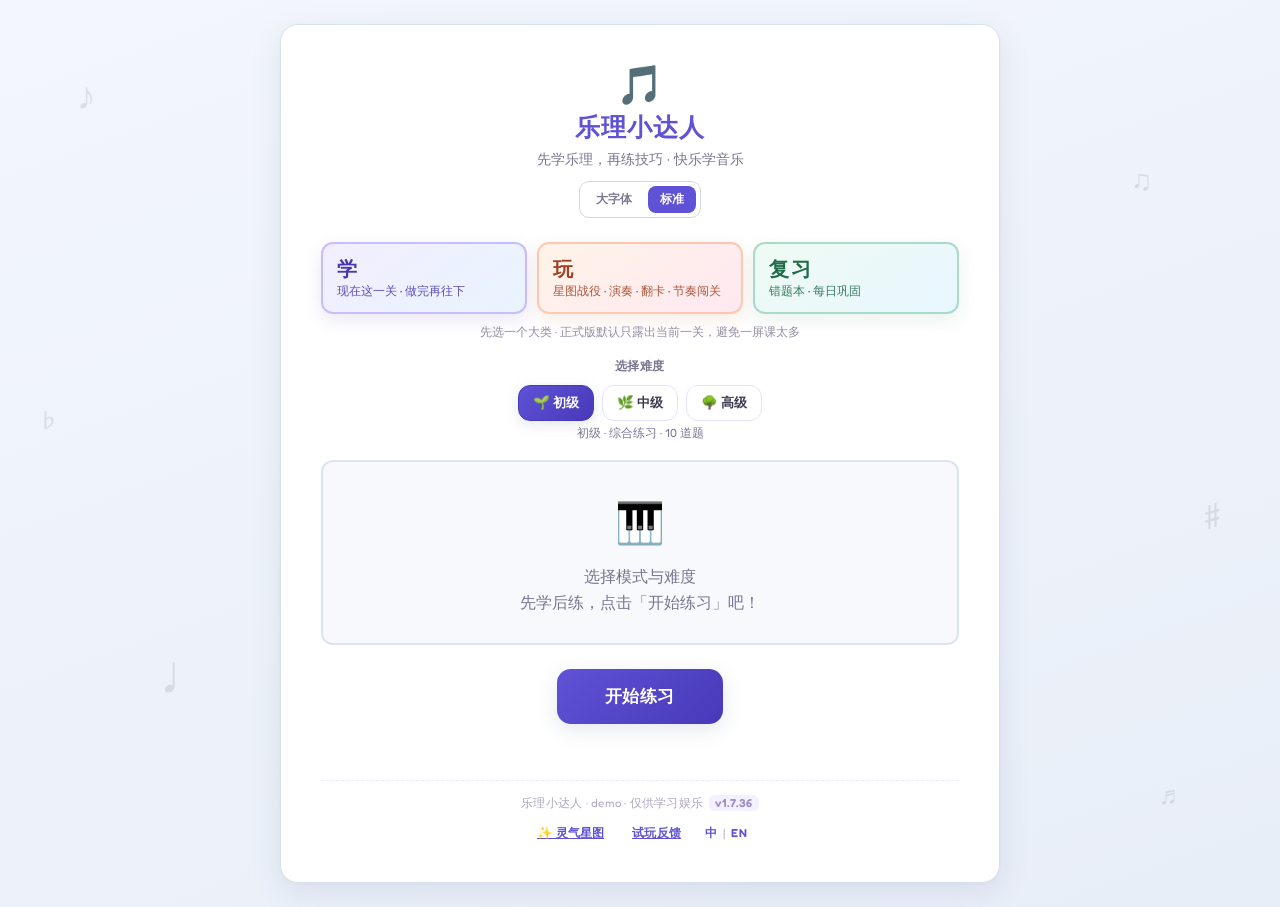
<file: index.html>
<!DOCTYPE html>
<html lang="zh-CN">
<head>
  <meta charset="UTF-8">
  <meta name="viewport" content="width=device-width, initial-scale=1.0">
  <title>乐理小达人 · 学练一体</title>
  <link rel="preconnect" href="https://fonts.googleapis.com">
  <link rel="preconnect" href="https://fonts.gstatic.com" crossorigin>
  <link href="https://fonts.googleapis.com/css2?family=Fredoka:wght@400;500;600;700&display=swap" rel="stylesheet">
  <style>
    *, *::before, *::after { box-sizing: border-box; margin: 0; padding: 0; }

    :root {
      --bg-top: #fff5e6;
      --bg-bottom: #e8f4ff;
      --card: #ffffff;
      --primary: #7c5cff;
      --primary-dark: #5a3fd4;
      --accent: #ffb347;
      --accent-dark: #e89420;
      --success: #4cd964;
      --error: #ff6b6b;
      --text: #3d3a50;
      --text-light: #7a7590;
      --shadow: rgba(124, 92, 255, 0.18);
      --radius: 24px;
      --radius-sm: 14px;
      --chip-radius: 50px;
      --type-scale: 1;
    }

    /* I46 显示密度：标准 = 清爽略紧；儿童 = 大字少次要信息 */
    body[data-density="std"] {
      --bg-top: #f3f6fc;
      --bg-bottom: #e8eef8;
      --primary: #5f52d6;
      --primary-dark: #4739b8;
      --shadow: rgba(70, 90, 140, 0.14);
      --radius: 18px;
      --radius-sm: 12px;
      --chip-radius: 12px;
      --type-scale: 0.96;
    }
    body[data-density="std"] .game-container {
      border: 1px solid #d8e0ef;
      box-shadow: 0 10px 32px rgba(60, 80, 120, 0.1), 0 1px 4px rgba(0,0,0,0.04);
    }
    body[data-density="std"] .header-icon { font-size: 2.4rem; }
    body[data-density="std"] .header h1 { font-size: 1.55rem; letter-spacing: 0.04em; }
    body[data-density="std"] .header p { font-size: 0.88rem; }
    body[data-density="std"] .chip {
      border-radius: var(--chip-radius);
      font-size: 0.84rem;
      padding: 8px 14px;
      border-width: 1.5px;
    }
    body[data-density="std"] .setup-label { font-size: 0.78rem; letter-spacing: 0.04em; }
    body[data-density="std"] .setup-hint { font-size: 0.74rem; }
    body[data-density="std"] .btn-start { border-radius: 14px; font-size: 1.05rem; }
    body[data-density="std"] .question-area {
      background: #f7f9fd;
      border-color: #dce4f2;
    }

    body[data-density="kid"] {
      --bg-top: #fff3dc;
      --bg-bottom: #ffe9f2;
      --primary: #7c5cff;
      --primary-dark: #5a3fd4;
      --accent: #ff9f40;
      --shadow: rgba(124, 92, 255, 0.22);
      --radius: 28px;
      --radius-sm: 18px;
      --chip-radius: 18px;
      --type-scale: 1.08;
    }
    body[data-density="kid"] .game-container {
      border: 3px solid #ffe0a8;
      padding: 40px 28px 36px;
    }
    body[data-density="kid"] .header-icon { font-size: 3.4rem; }
    body[data-density="kid"] .header h1 { font-size: 2rem; }
    body[data-density="kid"] .header p { font-size: 1.05rem; font-weight: 500; }
    body[data-density="kid"] .chip {
      border-radius: var(--chip-radius);
      font-size: 1.05rem;
      padding: 14px 18px;
      border-width: 3px;
    }
    body[data-density="kid"] .setup-label { font-size: 0.95rem; color: var(--text); }
    body[data-density="kid"] .btn-start {
      font-size: 1.28rem;
      padding: 18px 28px;
      border-radius: 20px;
    }
    body[data-density="kid"] .density-advanced { display: none !important; }
    body[data-density="kid"] .setup-hint { font-size: 0.92rem; }

    .density-toggle {
      display: inline-flex;
      gap: 4px;
      margin: 12px auto 0;
      padding: 4px;
      background: rgba(255, 255, 255, 0.7);
      border: 1.5px solid #e0d8f5;
      border-radius: 999px;
    }
    .density-toggle button {
      font-family: inherit;
      font-size: 0.72rem;
      font-weight: 700;
      padding: 6px 12px;
      border: none;
      border-radius: 999px;
      background: transparent;
      color: var(--text-light);
      cursor: pointer;
    }
    .density-toggle button.selected {
      background: var(--primary);
      color: #fff;
    }
    body[data-density="std"] .density-toggle {
      border-radius: 10px;
      border-color: #cfd8ea;
    }
    body[data-density="std"] .density-toggle button,
    body[data-density="std"] .density-toggle button.selected {
      border-radius: 8px;
    }

    body {
      min-height: 100vh;
      font-family: "Fredoka", "Segoe UI", sans-serif;
      color: var(--text);
      background: linear-gradient(160deg, var(--bg-top) 0%, var(--bg-bottom) 100%);
      display: flex;
      align-items: center;
      justify-content: center;
      padding: 24px 16px;
      overflow-x: hidden;
    }

    .bg-notes { position: fixed; inset: 0; pointer-events: none; overflow: hidden; z-index: 0; }
    .bg-notes span { position: absolute; font-size: 2rem; opacity: 0.12; animation: float 6s ease-in-out infinite; }
    .bg-notes span:nth-child(1) { top: 8%;  left: 6%;  animation-delay: 0s;   font-size: 2.4rem; }
    .bg-notes span:nth-child(2) { top: 18%; right: 10%; animation-delay: 1s;   font-size: 1.8rem; }
    .bg-notes span:nth-child(3) { bottom: 22%; left: 12%; animation-delay: 2s; font-size: 2.2rem; }
    .bg-notes span:nth-child(4) { bottom: 10%; right: 8%; animation-delay: 0.5s; font-size: 1.6rem; }
    .bg-notes span:nth-child(5) { top: 45%; left: 3%;  animation-delay: 1.5s; font-size: 1.4rem; }
    .bg-notes span:nth-child(6) { top: 55%; right: 4%; animation-delay: 2.5s; font-size: 2rem; }

    @keyframes float {
      0%, 100% { transform: translateY(0) rotate(0deg); }
      50%      { transform: translateY(-12px) rotate(6deg); }
    }

    .game-container {
      position: relative; z-index: 1; width: 100%; max-width: 520px;
      background: var(--card); border-radius: var(--radius);
      box-shadow: 0 12px 40px var(--shadow), 0 2px 8px rgba(0,0,0,0.06);
      padding: 36px 32px 32px; border: 3px solid #f0ebff;
    }

    /* I69 壳三门：学 ‖ 玩 ‖ 复习（对等大类） */
    .dual-gate {
      display: grid;
      grid-template-columns: 1fr 1fr 1fr;
      gap: 10px;
      margin: 0 0 18px;
    }
    .dual-card {
      display: flex; flex-direction: column; align-items: flex-start; gap: 4px;
      text-align: left; cursor: pointer; touch-action: manipulation;
      border-radius: 16px; padding: 14px 14px 12px;
      border: 2px solid transparent; font-family: inherit;
      transition: transform 0.15s ease, box-shadow 0.15s ease, opacity 0.15s ease;
    }
    .dual-card strong {
      font-size: 1.25rem; letter-spacing: 0.12em; line-height: 1.1;
    }
    .dual-card span {
      font-size: 0.72rem; line-height: 1.35; opacity: 0.88; font-weight: 500;
    }
    .dual-card:hover { transform: translateY(-2px); }
    .dual-card:active { transform: translateY(0); }
    .dual-card.is-active { outline: 2px solid rgba(124, 92, 255, 0.45); outline-offset: 2px; }
    .dual-learn {
      background: linear-gradient(145deg, #f3eeff 0%, #e8f4ff 100%);
      border-color: rgba(124, 92, 255, 0.35);
      color: #4a35b0;
      box-shadow: 0 6px 18px rgba(90, 60, 180, 0.12);
    }
    .dual-play {
      background: linear-gradient(145deg, #fff4e8 0%, #ffe8f0 100%);
      border-color: rgba(255, 140, 90, 0.4);
      color: #a04020;
      box-shadow: 0 6px 18px rgba(200, 90, 40, 0.12);
    }
    .dual-review {
      background: linear-gradient(145deg, #eefaf3 0%, #e8f7ff 100%);
      border-color: rgba(46, 160, 110, 0.35);
      color: #1f6b4a;
      box-shadow: 0 6px 18px rgba(40, 140, 90, 0.1);
    }
    body[data-density="kid"] .dual-card strong { font-size: 1.4rem; }
    body[data-density="kid"] .dual-card span { font-size: 0.85rem; }
    body[data-density="std"] .dual-card { border-radius: 12px; }
    .dual-gate-hint {
      grid-column: 1 / -1;
      margin: 0;
      font-size: 0.72rem;
      line-height: 1.4;
      opacity: 0.72;
      color: var(--muted, #6b6280);
      text-align: center;
    }
    .gate-panel.hidden-gate { display: none !important; }
    .setup-group.setup-secondary { opacity: 0.92; }

    /* I74 玩枢纽：星图大卡 + 演奏/翻卡/节奏小卡 */
    #playHub {
      margin-bottom: 8px;
    }
    .play-hub-top {
      display: flex;
      align-items: center;
      justify-content: space-between;
      gap: 10px;
      margin-bottom: 12px;
    }
    .play-hub-top .setup-label { margin-bottom: 0; text-align: left; flex: 1; }
    .play-hub-back {
      font-family: inherit;
      font-size: 0.88rem;
      font-weight: 700;
      padding: 8px 14px;
      border-radius: 999px;
      border: 2px solid rgba(124, 92, 255, 0.35);
      background: #fff;
      color: var(--primary-dark);
      cursor: pointer;
      flex-shrink: 0;
      touch-action: manipulation;
    }
    .play-hub-back:hover { background: #f5f0ff; }
    .play-card {
      display: flex;
      flex-direction: column;
      width: 100%;
      text-align: left;
      font-family: inherit;
      cursor: pointer;
      touch-action: manipulation;
      border: 2.5px solid transparent;
      transition: transform 0.15s ease, box-shadow 0.15s ease;
      -webkit-tap-highlight-color: transparent;
    }
    .play-card:hover { transform: translateY(-2px); }
    .play-card:active { transform: translateY(0); }
    .play-card-hero {
      border-radius: 18px;
      overflow: hidden;
      padding: 0;
      background: linear-gradient(145deg, #fff4e8 0%, #ffe8f0 55%, #f3eeff 100%);
      border-color: rgba(255, 140, 90, 0.45);
      box-shadow: 0 8px 24px rgba(200, 90, 40, 0.14);
      color: #a04020;
    }
    .play-card-art {
      position: relative;
      height: 132px;
      background:
        radial-gradient(ellipse at 30% 40%, rgba(255, 200, 120, 0.55) 0%, transparent 55%),
        radial-gradient(ellipse at 75% 30%, rgba(124, 92, 255, 0.35) 0%, transparent 50%),
        linear-gradient(135deg, #2a1848 0%, #4a2f8a 42%, #c67600 100%);
      display: flex;
      align-items: center;
      justify-content: center;
      overflow: hidden;
    }
    .play-card-art::before {
      content: "✦  ♪  ★  ♫  ✦";
      font-size: 1.35rem;
      letter-spacing: 0.35em;
      color: rgba(255, 245, 220, 0.55);
      font-weight: 700;
    }
    .play-card-art::after {
      content: "截图占位";
      position: absolute;
      right: 10px;
      bottom: 8px;
      font-size: 0.68rem;
      font-weight: 600;
      color: rgba(255, 255, 255, 0.55);
      letter-spacing: 0.04em;
    }
    .play-card-body {
      padding: 14px 16px 16px;
      display: flex;
      flex-direction: column;
      gap: 4px;
    }
    .play-card-body strong {
      font-size: 1.28rem;
      letter-spacing: 0.06em;
      line-height: 1.2;
    }
    .play-card-body span {
      font-size: 0.82rem;
      font-weight: 500;
      opacity: 0.88;
      line-height: 1.35;
    }
    .play-hub-divider {
      height: 1px;
      margin: 16px 4px 14px;
      background: linear-gradient(90deg, transparent, rgba(124, 92, 255, 0.28), rgba(255, 140, 90, 0.35), transparent);
      border: 0;
    }
    .play-card-row {
      display: grid;
      grid-template-columns: 1fr 1fr 1fr;
      gap: 10px;
    }
    .play-card-sm {
      border-radius: 14px;
      padding: 14px 12px 12px;
      min-height: 88px;
      gap: 6px;
      background: linear-gradient(145deg, #f8f5ff 0%, #fff8ee 100%);
      border-color: rgba(124, 92, 255, 0.28);
      box-shadow: 0 4px 14px rgba(90, 60, 180, 0.1);
      color: #4a35b0;
    }
    .play-card-sm .play-sm-icon {
      font-size: 1.45rem;
      line-height: 1;
    }
    .play-card-sm strong {
      font-size: 0.98rem;
      letter-spacing: 0.04em;
      line-height: 1.2;
    }
    .play-card-sm span {
      font-size: 0.7rem;
      font-weight: 500;
      opacity: 0.82;
      line-height: 1.3;
    }
    .play-card-sm[data-play="perform"] {
      background: linear-gradient(145deg, #fff8ee 0%, #ffe8f0 100%);
      border-color: rgba(232, 148, 32, 0.4);
      color: #a05010;
    }
    .play-card-sm[data-play="symbol"] {
      background: linear-gradient(145deg, #f3eeff 0%, #e8f4ff 100%);
      border-color: rgba(124, 92, 255, 0.35);
      color: #4a35b0;
    }
    .play-card-sm[data-play="rhythm"] {
      background: linear-gradient(145deg, #eefaf3 0%, #fff4e8 100%);
      border-color: rgba(46, 160, 110, 0.35);
      color: #1f6b4a;
    }
    body[data-density="kid"] .play-card-body strong { font-size: 1.4rem; }
    body[data-density="kid"] .play-card-sm strong { font-size: 1.1rem; }
    body[data-density="std"] .play-card-hero,
    body[data-density="std"] .play-card-sm { border-radius: 12px; }
    @media (max-width: 560px) {
      .dual-gate { grid-template-columns: 1fr; gap: 12px; }
      .dual-card {
        padding: 16px 16px 14px;
        min-height: 72px;
        -webkit-tap-highlight-color: transparent;
      }
      .dual-card strong { font-size: 1.45rem; }
      .dual-card span { font-size: 0.85rem; }
      .dual-gate-hint { font-size: 0.8rem; opacity: 0.85; text-align: left; }
      .play-card-art { height: 112px; }
      .play-card-row {
        grid-template-columns: 1fr 1fr;
        gap: 10px;
      }
      .play-card-row .play-card-sm:last-child {
        grid-column: 1 / -1;
      }
    }
    .dual-gate-pulse {
      outline: 2px solid rgba(124, 92, 255, 0.55);
      outline-offset: 3px;
      animation: dual-pulse 0.9s ease 2;
    }
    @keyframes dual-pulse {
      0%, 100% { outline-color: rgba(124, 92, 255, 0.25); }
      50% { outline-color: rgba(124, 92, 255, 0.8); }
    }
    @media (min-width: 900px) {
      .game-container { max-width: 720px; padding: 40px 40px 36px; }
      body.hub-ready { overflow-x: hidden; }
      #bubbleHub {
        display: block;
        position: fixed;
        inset: 0;
        pointer-events: none;
        z-index: 40;
      }
      #bubbleHub .bubble {
        pointer-events: auto;
        position: absolute;
        width: 72px; height: 72px;
        border-radius: 50%;
        border: 2.5px solid rgba(124, 92, 255, 0.35);
        background: radial-gradient(circle at 30% 28%, #fff 0%, #f3eeff 45%, #e8dcff 100%);
        box-shadow: 0 8px 24px rgba(90, 60, 180, 0.18);
        font-family: inherit;
        font-size: 0.72rem;
        font-weight: 700;
        color: #5a3fd4;
        cursor: pointer;
        display: flex;
        align-items: center;
        justify-content: center;
        text-align: center;
        line-height: 1.2;
        padding: 8px;
        transition: transform 0.2s ease, box-shadow 0.2s ease;
        animation: bubble-float 4.5s ease-in-out infinite;
      }
      #bubbleHub .bubble:hover {
        transform: translateY(-4px) scale(1.06);
        box-shadow: 0 12px 28px rgba(90, 60, 180, 0.28);
      }
      #bubbleHub .bubble[data-hub="spirit"] {
        border-color: rgba(255, 160, 80, 0.45);
        background: radial-gradient(circle at 30% 28%, #fff 0%, #fff4e8 50%, #ffe0c0 100%);
        color: #c67600;
      }
      #bubbleHub .b1 { top: 18%; left: 4%; animation-delay: 0s; }
      #bubbleHub .b2 { top: 38%; left: 2.5%; animation-delay: 0.6s; }
      #bubbleHub .b3 { top: 58%; left: 5%; animation-delay: 1.2s; }
      #bubbleHub .b4 { top: 22%; right: 4%; animation-delay: 0.3s; }
      #bubbleHub .b5 { top: 44%; right: 2.5%; animation-delay: 0.9s; }
      #bubbleHub .b6 { top: 64%; right: 5%; animation-delay: 1.5s; }
      @keyframes bubble-float {
        0%, 100% { transform: translateY(0); }
        50% { transform: translateY(-10px); }
      }
    }
    #bubbleHub { display: none; }
    body.module-open #bubbleHub { display: none !important; }
    @media (max-width: 899px) {
      #bubbleHub { display: none !important; }
    }

    .header { text-align: center; margin-bottom: 24px; }
    .header-icon { font-size: 3rem; line-height: 1; margin-bottom: 8px; display: block; }
    .header h1 { font-size: 1.75rem; font-weight: 700; color: var(--primary); letter-spacing: 0.02em; }
    .header p { margin-top: 6px; font-size: 0.95rem; color: var(--text-light); }

    /* 开始设置区 */
    .setup-panel { margin-bottom: 8px; }
    .setup-label {
      font-size: 0.85rem; font-weight: 600; color: var(--text-light);
      margin-bottom: 10px; text-align: center;
    }
    .setup-group { margin-bottom: 18px; }
    .chip-row { display: flex; gap: 8px; flex-wrap: wrap; justify-content: center; }

    .chip {
      font-family: inherit; font-size: 0.9rem; font-weight: 600;
      padding: 10px 16px; border: 2.5px solid #e8e0ff; border-radius: var(--chip-radius, 50px);
      background: #fff; color: var(--text); cursor: pointer;
      transition: transform 0.15s, border-color 0.15s, background 0.15s, color 0.15s;
    }
    .chip:hover { transform: translateY(-1px); border-color: var(--primary); }
    .chip.selected {
      background: linear-gradient(135deg, var(--primary), var(--primary-dark));
      border-color: var(--primary-dark); color: #fff;
      box-shadow: 0 4px 14px var(--shadow);
    }
    .chip-mode { flex: 1; min-width: 120px; text-align: center; }
    .chip-learn { flex: 1; min-width: 110px; text-align: center; }

    .chip-done {
      border-color: #4cd964 !important;
      background: linear-gradient(135deg, #eaffef, #fff) !important;
    }

    .setup-hint {
      text-align: center; font-size: 0.8rem; color: var(--text-light);
      margin-top: 4px; min-height: 1.2em;
    }

    .learn-recommend {
      background: linear-gradient(135deg, #f0fff4, #fff8ee);
      border: 2px solid #b8e6c8;
      border-radius: 14px;
      padding: 12px 14px;
      margin-bottom: 14px;
    }
    .learn-recommend.hidden { display: none; }
    .learn-recommend-label {
      font-size: 0.75rem; font-weight: 700; color: #2d8a5e;
      margin-bottom: 8px; letter-spacing: 0.03em;
    }
    .learn-recommend-row { display: flex; flex-wrap: wrap; gap: 8px; }
    .learn-rec-btn {
      font-family: inherit; font-size: 0.82rem; font-weight: 600;
      padding: 8px 12px; border-radius: 999px; border: 2px solid #7c5cff;
      background: #fff; color: #5a3fd4; cursor: pointer;
      transition: transform 0.12s, background 0.12s;
    }
    .learn-rec-btn:hover { transform: translateY(-1px); background: #f5f0ff; }
    .learn-rec-btn.practice { border-color: #e89420; color: #c67600; }
    .learn-rec-btn.practice:hover { background: #fff8ee; }

    .score-bar {
      display: flex; align-items: center; justify-content: space-between;
      background: linear-gradient(135deg, #f5f0ff, #fff8ee);
      border-radius: var(--radius-sm); padding: 14px 20px; margin-bottom: 16px;
      border: 2px dashed #ddd0ff;
    }
    .score-label { font-size: 0.9rem; color: var(--text-light); font-weight: 500; }
    .score-value { font-size: 1.6rem; font-weight: 700; color: var(--accent-dark); }
    .score-value .unit { font-size: 0.85rem; font-weight: 500; color: var(--text-light); margin-left: 2px; }
    .progress-text { font-size: 0.85rem; color: var(--text-light); font-weight: 500; text-align: right; }
    .diff-badge {
      display: block; font-size: 0.75rem; color: var(--primary); font-weight: 600; margin-top: 2px;
    }

    .combo-display {
      display: none; align-items: center; justify-content: center; gap: 6px;
      margin-bottom: 16px; padding: 10px 20px;
      background: linear-gradient(135deg, #fff0e0, #ffe8cc);
      border-radius: 50px; border: 2px solid #ffc87a;
      font-size: 1.1rem; font-weight: 700; color: #e8650a;
      animation: combo-pop 0.35s ease-out;
    }
    .combo-display.show { display: flex; }

    @keyframes combo-pop {
      0%   { transform: scale(0.85); opacity: 0.5; }
      60%  { transform: scale(1.08); }
      100% { transform: scale(1);   opacity: 1; }
    }

    .question-area {
      background: #faf8ff; border-radius: var(--radius-sm); padding: 28px 24px;
      min-height: 160px; display: flex; flex-direction: column;
      align-items: center; justify-content: center; text-align: center;
      margin-bottom: 24px; border: 2px solid #ece6ff; transition: border-color 0.3s;
    }
    .question-area.active { border-color: var(--primary); }
    .question-area.correct { border-color: var(--success); background: #f0fff4; }
    .question-area.wrong   { border-color: var(--error);   background: #fff5f5; }

    .question-placeholder { color: var(--text-light); font-size: 1rem; line-height: 1.6; }
    .question-placeholder .emoji { font-size: 2.5rem; display: block; margin-bottom: 10px; }

    .question-type {
      display: inline-block; background: var(--primary); color: #fff;
      font-size: 0.75rem; font-weight: 600; padding: 4px 12px;
      border-radius: 20px; margin-bottom: 14px; letter-spacing: 0.04em;
    }

    .question-text { font-size: 1.25rem; font-weight: 600; line-height: 1.5; color: var(--text); }
    .question-hint { margin-top: 10px; font-size: 0.85rem; color: var(--text-light); }

    /* 听音区 */
    .audio-zone { margin-top: 12px; display: flex; flex-direction: column; align-items: center; gap: 10px; }
    .preview-gate {
      margin-top: 14px; padding: 12px 14px; border-radius: 12px;
      background: linear-gradient(135deg, #f5f0ff, #fff8ee);
      border: 2px dashed #ddd0ff; text-align: center;
    }
    .preview-gate p { font-size: 0.88rem; color: var(--text-light); margin-bottom: 10px; line-height: 1.5; }
    .preview-gate .btn-reveal {
      font-family: inherit; font-weight: 700; font-size: 0.9rem;
      padding: 10px 18px; border-radius: 999px; cursor: pointer;
      border: 2.5px solid var(--primary); background: #fff; color: var(--primary);
    }
    .preview-gate .btn-reveal:hover { background: #f5f0ff; }
    .preview-gate .btn-reveal:disabled { opacity: 0.5; cursor: wait; }
    .options-grid.gated { opacity: 0.35; pointer-events: none; filter: blur(1px); }

    .audio-visual {
      width: 72px; height: 72px; border-radius: 50%;
      background: linear-gradient(135deg, #e8deff, #fff0d0);
      border: 3px solid #d4c4ff; display: flex; align-items: center;
      justify-content: center; font-size: 2rem;
      animation: pulse-ring 1.5s ease-in-out infinite;
    }
    @keyframes pulse-ring {
      0%, 100% { box-shadow: 0 0 0 0 rgba(124, 92, 255, 0.3); }
      50%      { box-shadow: 0 0 0 10px rgba(124, 92, 255, 0); }
    }
    .btn-replay {
      font-family: inherit; font-size: 0.85rem; font-weight: 600;
      padding: 8px 18px; border: 2px solid var(--primary); border-radius: 50px;
      background: #fff; color: var(--primary); cursor: pointer;
      transition: transform 0.15s, background 0.15s;
    }
    .btn-replay:hover { background: #f5f0ff; transform: translateY(-1px); }

    .options-grid {
      display: grid; grid-template-columns: 1fr 1fr; gap: 12px; margin-bottom: 24px;
    }
    .option-btn {
      font-family: inherit; font-size: 1rem; font-weight: 600;
      padding: 14px 12px; border: 2.5px solid #e8e0ff; border-radius: var(--radius-sm);
      background: #fff; color: var(--text); cursor: pointer;
      transition: transform 0.15s, border-color 0.15s, background 0.15s, box-shadow 0.15s;
    }
    .option-btn:hover:not(:disabled) {
      transform: translateY(-2px); border-color: var(--primary); box-shadow: 0 4px 12px var(--shadow);
    }
    .option-btn:disabled { cursor: default; opacity: 0.7; }
    .option-btn.selected-correct { border-color: var(--success); background: #eaffef; color: #2a9d4e; }
    .option-btn.selected-wrong   { border-color: var(--error);   background: #ffeaea; color: #d94040; }
    .option-btn.reveal-correct   { border-color: var(--success); background: #eaffef; }

    .action-area { text-align: center; }
    .btn-start {
      font-family: inherit; font-size: 1.15rem; font-weight: 700; color: #fff;
      background: linear-gradient(135deg, var(--primary), var(--primary-dark));
      border: none; border-radius: 50px; padding: 16px 48px; cursor: pointer;
      box-shadow: 0 6px 20px var(--shadow);
      transition: transform 0.15s, box-shadow 0.15s; letter-spacing: 0.03em;
    }
    .btn-start:hover { transform: translateY(-2px) scale(1.02); box-shadow: 0 10px 28px var(--shadow); }
    .btn-start.hidden { display: none; }

    .feedback-msg { margin-top: 14px; font-size: 0.95rem; font-weight: 600; min-height: 1.4em; }
    .feedback-msg.correct { color: var(--success); }
    .feedback-msg.wrong   { color: var(--error); }

    .result-panel { display: none; text-align: center; padding: 8px 0; }
    .result-panel.show { display: block; }
    .result-panel .result-emoji { font-size: 3rem; margin-bottom: 8px; }
    .result-panel h2 { font-size: 1.4rem; color: var(--primary); margin-bottom: 6px; }
    .result-panel p { color: var(--text-light); margin-bottom: 8px; }
    .result-combo { font-size: 1.05rem; font-weight: 700; color: #e8650a; margin-bottom: 20px; }

    .hidden { display: none !important; }

    /* 模块壳 */
    #symbolMatchRoot { display: none; }
    #symbolMatchRoot.active { display: block; }
    #performRoot { display: none; }
    #performRoot.active { display: block; }
    .quiz-shell.hidden { display: none !important; }

    /* 灵气星图 · 全屏模块 */
    #spiritJourneyRoot {
      display: none; position: fixed; inset: 0; z-index: 500;
      background: #050818;
    }
    #spiritJourneyRoot.active { display: block; }
    #spiritJourneyRoot .sj-back {
      position: absolute; top: 14px; left: 14px; z-index: 510;
      font-family: inherit; font-size: 0.88rem; font-weight: 600;
      color: rgba(255,255,255,0.92); background: rgba(20,16,48,0.75);
      border: 1px solid rgba(160,120,255,0.45); border-radius: 999px;
      padding: 8px 16px; cursor: pointer; backdrop-filter: blur(8px);
    }
    #spiritJourneyRoot .sj-back:hover { background: rgba(90,65,180,0.85); }
    #spiritJourneyRoot .sj-frame { width: 100%; height: 100%; border: 0; display: block; }

    .chip-soon { opacity: 0.45; cursor: not-allowed; }
    .setup-group-future { margin-top: 4px; }

    .chip-badge {
      display: inline-flex; align-items: center; justify-content: center;
      min-width: 18px; height: 18px; padding: 0 5px;
      margin-left: 4px; font-size: 0.7rem; font-weight: 700;
      background: #ff6b6b; color: #fff; border-radius: 50px;
      vertical-align: middle;
    }
    .chip-badge.hidden { display: none; }

    #wrongBookRoot { display: none; }
    #wrongBookRoot.active { display: block; }
    #dailyChallengeRoot { display: none; }
    #dailyChallengeRoot.active { display: block; }
    #rhythmRoot { display: none; }
    #rhythmRoot.active { display: block; }
    #sightReadingRoot { display: none; }
    #sightReadingRoot.active { display: block; }
    #theoryLearnRoot { display: none; }
    #theoryLearnRoot.active { display: block; }
    #instrumentRoot { display: none; }
    #instrumentRoot.active { display: block; }

    .footer-links {
      margin-top: 10px; display: flex; justify-content: center; gap: 12px; flex-wrap: wrap;
    }
    .footer-link {
      font-family: inherit; font-size: 0.78rem; font-weight: 600;
      color: var(--primary); background: transparent; border: none;
      cursor: pointer; text-decoration: underline; padding: 4px 8px;
    }
    .footer-link:hover { color: var(--primary-dark); }
    .footer-survey-langs {
      display: inline-flex; align-items: center; gap: 2px;
      font-size: 0.72rem; font-weight: 600; color: #9a8fc0;
    }
    .footer-survey-langs a {
      color: var(--primary); text-decoration: none; padding: 2px 4px;
    }
    .footer-survey-langs a:hover { color: var(--primary-dark); text-decoration: underline; }
    .footer-survey-langs .sep { opacity: 0.5; user-select: none; }

    .app-footer {
      text-align: center; margin-top: 20px; padding-top: 14px;
      border-top: 1px dashed #ece6ff;
      font-size: 0.72rem; color: #b0a8c0; letter-spacing: 0.02em;
    }
    .app-footer .version {
      display: inline-block; margin-left: 6px;
      padding: 1px 6px; border-radius: 6px;
      background: #f5f0ff; color: #9a8fc0; font-weight: 600;
    }
  </style>
  <link rel="stylesheet" href="core/lesson-engine.css">
  <link rel="stylesheet" href="core/learning-path.css">
  <link rel="stylesheet" href="core/learn-onboarding.css">
  <link rel="stylesheet" href="modules/theory-learn/theory-learn.css">
  <link rel="stylesheet" href="modules/instrument-intro/instrument-intro.css">
  <link rel="stylesheet" href="modules/sight-reading/sight-reading.css">
  <link rel="stylesheet" href="modules/rhythm-game/rhythm-game.css">
  <link rel="stylesheet" href="modules/perform/perform.css?v=1.7.16">
  <link rel="stylesheet" href="modules/wrong-book/wrong-book.css">
  <link rel="stylesheet" href="modules/daily-challenge/daily-challenge.css">
  <link rel="stylesheet" href="modules/share-card/share-card.css">
</head>
<body>

  <div class="bg-notes" aria-hidden="true">
    <span>♪</span><span>♫</span><span>♩</span>
    <span>♬</span><span>♭</span><span>♯</span>
  </div>

  <main class="game-container">
    <header class="header">
      <span class="header-icon" aria-hidden="true">🎵</span>
      <h1>乐理小达人</h1>
      <p>先学乐理，再练技巧 · 快乐学音乐</p>
      <div class="density-toggle" id="densityToggle" role="group" aria-label="显示密度">
        <button type="button" data-density-btn="kid" aria-pressed="false">大字体</button>
        <button type="button" data-density-btn="std" aria-pressed="false">标准</button>
      </div>
    </header>

    <section class="score-bar hidden" id="scoreBar" aria-label="得分信息">
      <div>
        <div class="score-label">当前得分</div>
        <div class="score-value" id="scoreDisplay">0<span class="unit">分</span></div>
      </div>
      <div>
        <div class="progress-text" id="progressDisplay">准备开始</div>
        <span class="diff-badge" id="diffBadge"></span>
      </div>
    </section>

    <div class="combo-display" id="comboDisplay" aria-live="polite"></div>

    <!-- 符号翻翻乐模块挂载点 -->
    <div id="symbolMatchRoot"></div>

    <!-- 演奏练习模块挂载点 -->
    <div id="performRoot"></div>

    <!-- 错题本模块挂载点 -->
    <div id="wrongBookRoot"></div>

    <!-- 每日挑战模块挂载点 -->
    <div id="dailyChallengeRoot"></div>

    <div id="rhythmRoot"></div>

    <div id="sightReadingRoot"></div>

    <div id="theoryLearnRoot"></div>

    <div id="instrumentRoot"></div>

    <div class="quiz-shell" id="quizShell">
    <!-- 开始设置 -->
    <section class="setup-panel" id="setupPanel">
    <!-- I61 双核入口：理论 ‖ 游戏并行（随 setup 显隐） -->
    <section class="dual-gate" id="dualGate" aria-label="学玩复习三门入口">
      <button type="button" class="dual-card dual-learn" id="gateLearn">
        <strong>学</strong>
        <span>现在这一关 · 做完再往下</span>
      </button>
      <button type="button" class="dual-card dual-play" id="gatePlay">
        <strong>玩</strong>
        <span>星图战役 · 演奏 · 翻卡 · 节奏闯关</span>
      </button>
      <button type="button" class="dual-card dual-review" id="gateReview">
        <strong>复习</strong>
        <span>错题本 · 每日巩固</span>
      </button>
      <p class="dual-gate-hint" id="dualGateHint">先选一个大类 · 正式版默认只露出当前一关，避免一屏课太多</p>
    </section>
      <!-- I74 玩枢纽：大卡星图 + 小卡演奏/翻卡/节奏 -->
      <div class="setup-group gate-panel hidden-gate" id="playHub" aria-label="玩法枢纽">
        <div class="play-hub-top">
          <button type="button" class="play-hub-back" id="playHubBack">← 返回</button>
          <div class="setup-label">🎮 玩 · 选玩法</div>
        </div>
        <button type="button" class="play-card play-card-hero" id="playCardSpirit" data-play="spirit">
          <div class="play-card-art" aria-hidden="true"></div>
          <div class="play-card-body">
            <strong>星图战役</strong>
            <span>横屏操控·远征·Boss</span>
          </div>
        </button>
        <hr class="play-hub-divider" />
        <div class="play-card-row">
          <button type="button" class="play-card play-card-sm" id="playCardPerform" data-play="perform">
            <span class="play-sm-icon" aria-hidden="true">🎸</span>
            <strong>演奏</strong>
            <span>吉他/提琴</span>
          </button>
          <button type="button" class="play-card play-card-sm" id="playCardSymbol" data-play="symbol">
            <span class="play-sm-icon" aria-hidden="true">🃏</span>
            <strong>翻卡</strong>
            <span>乐理记忆</span>
          </button>
          <button type="button" class="play-card play-card-sm" id="playCardRhythm" data-play="rhythm">
            <span class="play-sm-icon" aria-hidden="true">🥁</span>
            <strong>节奏闯关</strong>
            <span>跟拍闯关</span>
          </button>
        </div>
      </div>
      <div class="setup-group gate-panel hidden-gate" id="learnGroup">
        <div class="setup-label">📘 学 · 当前焦点</div>
        <div id="learningPathRoot"></div>
        <div class="chip-row lp-quick-fallback hidden" id="learnChipFallback" aria-hidden="true">
          <button class="chip chip-learn" type="button" data-module="theory" id="chipTheory">📖 乐理入门<span class="chip-badge hidden" id="theoryProgressBadge"></span></button>
          <button class="chip chip-learn" type="button" data-module="sight" id="chipSight">🎼 识谱教学<span class="chip-badge hidden" id="sightProgressBadge"></span></button>
          <button class="chip chip-learn" type="button" data-module="piano" id="chipPiano">🎹 钢琴入门</button>
          <button class="chip chip-learn" type="button" data-module="guitar" id="chipGuitar">🎸 吉他入门</button>
          <button class="chip chip-learn" type="button" data-module="ukulele" id="chipUkulele">🪕 尤克里里</button>
          <button class="chip chip-learn" type="button" data-module="violin" id="chipViolin">🎻 小提琴</button>
        </div>
      </div>
      <div class="learn-recommend hidden gate-panel hidden-gate" id="learnRecommend" aria-live="polite">
        <div class="learn-recommend-label">💡 学练推荐</div>
        <div class="learn-recommend-row" id="learnRecommendRow"></div>
      </div>
      <div class="setup-group setup-secondary gate-panel hidden-gate" id="practiceGroup">
        <div class="setup-label">🎯 更多练习（可选）</div>
        <div class="chip-row">
          <button class="chip chip-mode selected" type="button" data-mode="quiz">📚 综合练习</button>
          <button class="chip chip-mode" type="button" data-mode="audio">🎧 听音识名</button>
          <button class="chip chip-mode" type="button" data-module="symbol">🃏 符号翻翻乐</button>
          <button class="chip chip-mode" type="button" data-module="perform">🎹 演奏练习</button>
          <button class="chip chip-mode" type="button" data-module="rhythm" id="chipRhythm">🥁 节奏闯关</button>
        </div>
      </div>
      <div class="setup-group gate-panel hidden-gate" id="reviewGroup">
        <div class="setup-label">📗 复习巩固</div>
        <div class="chip-row">
          <button class="chip chip-review chip-soon" type="button" disabled id="chipWrongBook" data-module="wrongbook" title="Phase 2">📖 错题本<span class="chip-badge hidden" id="wrongBookDueBadge">0</span></button>
          <button class="chip chip-review chip-soon chip-daily" type="button" disabled id="chipDailyChallenge" data-module="daily" title="Phase 2">📅 每日挑战<span class="chip-badge hidden" id="dailyChallengeBadge">0</span></button>
        </div>
        <p class="setup-hint" id="reviewHint">今日待复习 0 题 · 共 0 题</p>
      </div>
      <div class="setup-group setup-group-future density-advanced hidden" aria-label="即将推出的功能">
        <div class="setup-label">即将推出</div>
        <div class="chip-row">
          <button class="chip chip-soon" type="button" disabled title="Phase 3+">🎹 扩展演奏</button>
        </div>
      </div>
      <div class="setup-group" id="difficultyGroup">
        <div class="setup-label">选择难度</div>
        <div class="chip-row">
          <button class="chip selected" type="button" data-difficulty="1">🌱 初级</button>
          <button class="chip" type="button" data-difficulty="2">🌿 中级</button>
          <button class="chip" type="button" data-difficulty="3">🌳 高级</button>
        </div>
        <p class="setup-hint" id="setupHint">初级 · 10 道基础题</p>
      </div>
    </section>

    <section class="question-area" id="questionArea" aria-live="polite">
      <div class="question-placeholder" id="questionPlaceholder">
        <span class="emoji">🎹</span>
        选择模式与难度<br>先学后练，点击「开始练习」吧！
      </div>
      <div class="question-content hidden" id="questionContent">
        <span class="question-type" id="questionType"></span>
        <p class="question-text" id="questionText"></p>
        <p class="question-hint" id="questionHint"></p>
        <div class="audio-zone hidden" id="audioZone">
          <div class="audio-visual" aria-hidden="true">🔊</div>
          <button class="btn-replay" id="btnReplay" type="button">🔁 再听一次</button>
        </div>
        <div class="preview-gate hidden" id="previewGate" aria-live="polite">
          <p id="previewGateText">先听 / 先想，再看选项</p>
          <button class="btn-reveal" id="btnRevealOptions" type="button">我准备好了 · 看选项</button>
        </div>
      </div>
    </section>

    <div class="options-grid hidden" id="optionsGrid"></div>

    <div class="action-area">
      <button class="btn-start" id="btnStart" type="button">开始练习</button>
      <p class="feedback-msg" id="feedbackMsg" aria-live="assertive"></p>

      <div class="share-actions hidden" id="shareCardActions">
        <button class="btn-share" id="btnShareCard" type="button">📤 生成分享卡片</button>
      </div>

      <div class="result-panel" id="resultPanel">
        <div class="result-emoji" id="resultEmoji">🎉</div>
        <h2 id="resultTitle">练习完成！</h2>
        <p id="resultDesc"></p>
        <p class="result-combo" id="resultCombo"></p>
        <button class="btn-start" id="btnRestart" type="button">再来一次</button>
      </div>
    </div>
    </div><!-- /quiz-shell -->

    <footer class="app-footer" aria-label="版本信息">
      乐理小达人 · demo · 仅供学习娱乐<span class="version" id="appVersionTag"></span>
      <div class="footer-links">
        <button class="footer-link" type="button" data-module="spirit" id="chipSpiritFooter">✨ 灵气星图</button>
        <a class="footer-link" href="survey.html">试玩反馈</a>
        <span class="footer-survey-langs" aria-label="问卷语言">
          <a href="survey.html?lang=zh" title="中文问卷">中</a><span class="sep">|</span><a href="survey.html?lang=en" title="English survey">EN</a>
        </span>
      </div>
    </footer>
  </main>

  <nav id="bubbleHub" aria-label="快捷枢纽" hidden>
    <button type="button" class="bubble b1" data-hub="theory">乐理</button>
    <button type="button" class="bubble b2" data-hub="sight">识谱</button>
    <button type="button" class="bubble b3" data-hub="rhythm">节奏</button>
    <button type="button" class="bubble b4" data-hub="perform">演奏</button>
    <button type="button" class="bubble b5" data-hub="symbol">翻翻乐</button>
    <button type="button" class="bubble b6" data-hub="spirit">星图</button>
  </nav>

  <div id="spiritJourneyRoot" aria-hidden="true"></div>

  <script src="core/features.js"></script>
  <script src="core/ui-density.js"></script>
  <script src="core/lesson-engine.js"></script>
  <script src="core/learn-practice-bridge.js"></script>
  <script src="core/spirit-progress.js"></script>
  <script src="core/learning-path.js"></script>
  <script src="core/learn-onboarding.js"></script>
  <script src="core/quiz-bank.js"></script>
  <script src="core/wrong-book.js"></script>
  <script src="core/daily-challenge.js"></script>
  <script src="core/ux-simulator.js"></script>
  <script src="core/persona-simulator.js"></script>
  <script src="core/share-card.js"></script>
  <script src="modules/wrong-book/wrong-book.js"></script>
  <script src="modules/daily-challenge/daily-challenge.js"></script>
  <script src="modules/share-card/share-card.js"></script>
  <script src="modules/symbol-match/symbol-data.js"></script>
  <script src="modules/symbol-match/symbol-match.js"></script>
  <script src="modules/perform/perform.js?v=1.7.16"></script>
  <script src="modules/spirit-journey/spirit-journey.js"></script>
  <script src="modules/rhythm-game/rhythm-charts.js"></script>
  <script src="modules/rhythm-game/rhythm-engine.js"></script>
  <script src="modules/rhythm-game/rhythm-game.js"></script>
  <script src="modules/sight-reading/staff-renderer.js"></script>
  <script src="modules/sight-reading/sight-data.js"></script>
  <script src="modules/sight-reading/sight-reading.js"></script>
  <script src="modules/theory-learn/theory-data.js"></script>
  <script src="modules/theory-learn/theory-learn.js"></script>
  <script src="modules/instrument-intro/instrument-data.js"></script>
  <script src="modules/instrument-intro/instrument-intro.js"></script>
  <script>
    if (window.APP_VERSION && document.getElementById("appVersionTag")) {
      document.getElementById("appVersionTag").textContent = APP_VERSION;
    }
    /* ── 模块壳：Tab 切换（不侵入答题逻辑） ── */
    (function AppShell() {
      const symbolRoot = document.getElementById("symbolMatchRoot");
      const performRoot = document.getElementById("performRoot");
      const wrongBookRoot = document.getElementById("wrongBookRoot");
      const dailyChallengeRoot = document.getElementById("dailyChallengeRoot");
      const rhythmRoot = document.getElementById("rhythmRoot");
      const sightReadingRoot = document.getElementById("sightReadingRoot");
      const theoryLearnRoot = document.getElementById("theoryLearnRoot");
      const instrumentRoot = document.getElementById("instrumentRoot");
      const spiritRoot = document.getElementById("spiritJourneyRoot");
      const quizShell = document.getElementById("quizShell");
      const scoreBar = document.getElementById("scoreBar");
      const comboDisplay = document.getElementById("comboDisplay");
      const difficultyGroup = document.getElementById("difficultyGroup");
      const reviewGroup = document.getElementById("reviewGroup");
      const btnStart = document.getElementById("btnStart");
      const headerSub = document.querySelector(".header p");
      function homeSub() {
        if (window.UiDensity && UiDensity.get) {
          return UiDensity.get() === "kid" ? "点下面开始学 · 边玩边会" : "先学乐理，再练技巧 · 快乐学音乐";
        }
        return "先学乐理，再练技巧 · 快乐学音乐";
      }
      let activeModule = "quiz";
      /** 从「玩」枢纽进入的模块，返回时应回到玩枢纽而非首页 */
      let fromPlayHub = false;

      function hideAllModules() {
        symbolRoot.classList.remove("active");
        performRoot.classList.remove("active");
        wrongBookRoot.classList.remove("active");
        dailyChallengeRoot.classList.remove("active");
        rhythmRoot.classList.remove("active");
        sightReadingRoot.classList.remove("active");
        theoryLearnRoot.classList.remove("active");
        instrumentRoot.classList.remove("active");
        spiritRoot.classList.remove("active");
        spiritRoot.setAttribute("aria-hidden", "true");
        document.body.style.overflow = "";
        if (typeof ShareCardModule !== "undefined") ShareCardModule.close();
        SymbolMatchModule.unmount();
        if (typeof PerformModule !== "undefined") PerformModule.unmount();
        WrongBookModule.unmount();
        DailyChallengeModule.unmount();
        RhythmGameModule.unmount();
        SightReadingModule.unmount();
        if (typeof TheoryLearnModule !== "undefined") TheoryLearnModule.unmount();
        if (typeof InstrumentIntroModule !== "undefined") InstrumentIntroModule.unmount();
        SpiritJourneyModule.unmount();
      }

      function syncBubbleHub() {
        const hub = document.getElementById("bubbleHub");
        if (!hub) return;
        const onHome = activeModule === "quiz" && !quizShell.classList.contains("hidden");
        document.body.classList.toggle("hub-ready", onHome);
        document.body.classList.toggle("module-open", !onHome);
        hub.hidden = !onHome;
      }

      function clearChipSelection() {
        document.querySelectorAll("[data-mode]").forEach(b => b.classList.remove("selected"));
        document.querySelectorAll("[data-module]").forEach(b => b.classList.remove("selected"));
      }

      function refreshLearnBadges() {
        const theoryBadge = document.getElementById("theoryProgressBadge");
        const sightBadge = document.getElementById("sightProgressBadge");
        const theoryChip = document.getElementById("chipTheory");
        const sightChip = document.getElementById("chipSight");

        if (typeof TheoryLearnModule !== "undefined" && theoryBadge) {
          const done = TheoryLearnModule.completedCount();
          const total = TheoryLearnModule.totalCount();
          if (done > 0 && done < total) {
            theoryBadge.textContent = `${done}/${total}`;
            theoryBadge.classList.remove("hidden");
            theoryBadge.style.background = "#7c5cff";
          } else if (done >= total && total > 0) {
            theoryBadge.textContent = "✓";
            theoryBadge.classList.remove("hidden");
            theoryBadge.style.background = "#4cd964";
            if (theoryChip) theoryChip.classList.add("chip-done");
          } else {
            theoryBadge.classList.add("hidden");
            if (theoryChip) theoryChip.classList.remove("chip-done");
          }
        }

        if (typeof SightProgressStore !== "undefined" && sightBadge) {
          const total = (window.SIGHT_LESSONS || []).length;
          const done = SightProgressStore.completedCount();
          if (done > 0 && done < total) {
            sightBadge.textContent = `${done}/${total}`;
            sightBadge.classList.remove("hidden");
            sightBadge.style.background = "#7c5cff";
          } else if (done >= total && total > 0) {
            sightBadge.textContent = "✓";
            sightBadge.classList.remove("hidden");
            sightBadge.style.background = "#4cd964";
            if (sightChip) sightChip.classList.add("chip-done");
          } else {
            sightBadge.classList.add("hidden");
            if (sightChip) sightChip.classList.remove("chip-done");
          }
        }
      }

      window.refreshLearnBadges = refreshLearnBadges;

      function collapseHomeGatePanels() {
        ["learnGroup", "practiceGroup", "reviewGroup", "learnRecommend", "playHub"].forEach((id) => {
          const el = document.getElementById(id);
          if (el) el.classList.add("hidden-gate");
        });
        ["gateLearn", "gatePlay", "gateReview"].forEach((id) => {
          document.getElementById(id)?.classList.remove("is-active");
        });
        if (difficultyGroup) difficultyGroup.classList.remove("hidden");
        if (btnStart) btnStart.classList.remove("hidden");
        const questionArea = document.getElementById("questionArea");
        const actionArea = document.querySelector(".action-area");
        if (questionArea) questionArea.classList.remove("hidden");
        if (actionArea) actionArea.classList.remove("hidden");
        if (scoreBar && typeof state !== "undefined" && !state.playing) {
          scoreBar.classList.remove("hidden");
        } else if (scoreBar && typeof state === "undefined") {
          scoreBar.classList.remove("hidden");
        }
      }
      window.collapseHomeGatePanels = collapseHomeGatePanels;

      function showQuizModule() {
        activeModule = "quiz";
        fromPlayHub = false;
        hideAllModules();
        document.body.classList.remove("module-open");
        quizShell.classList.remove("hidden");
        difficultyGroup.classList.remove("hidden");
        collapseHomeGatePanels();
        btnStart.classList.remove("hidden");
        headerSub.textContent = homeSub();
        if (typeof refreshReviewHint === "function") refreshReviewHint();
        refreshLearnBadges();
        if (window.LearningPath) {
          LearningPath.render(document.getElementById("learningPathRoot"), {
            mode: LearningPath.defaultPathMode ? LearningPath.defaultPathMode() : "focus"
          });
        }
        if (typeof state !== "undefined" && !state.playing) {
          scoreBar.classList.remove("hidden");
        }
        syncBubbleHub();
      }

      function showPlayHub() {
        activeModule = "quiz";
        fromPlayHub = true;
        hideAllModules();
        document.body.classList.remove("module-open");
        quizShell.classList.remove("hidden");
        scoreBar.classList.add("hidden");
        comboDisplay.classList.remove("show");
        const learn = document.getElementById("learnGroup");
        const practice = document.getElementById("practiceGroup");
        const review = document.getElementById("reviewGroup");
        const recommend = document.getElementById("learnRecommend");
        const playHub = document.getElementById("playHub");
        const questionArea = document.getElementById("questionArea");
        const actionArea = document.querySelector(".action-area");
        if (learn) learn.classList.add("hidden-gate");
        if (practice) practice.classList.add("hidden-gate");
        if (review) review.classList.add("hidden-gate");
        if (recommend) recommend.classList.add("hidden-gate");
        if (playHub) playHub.classList.remove("hidden-gate");
        if (difficultyGroup) difficultyGroup.classList.add("hidden");
        if (btnStart) btnStart.classList.add("hidden");
        if (questionArea) questionArea.classList.add("hidden");
        if (actionArea) actionArea.classList.add("hidden");
        setGateActive(document.getElementById("gatePlay"));
        headerSub.textContent = "选玩法 · 星图远征或轻量小游戏";
        syncBubbleHub();
      }

      function backFromPlayableModule() {
        if (fromPlayHub) {
          showPlayHub();
          return;
        }
        const quizChip = document.querySelector('[data-mode="quiz"]');
        if (quizChip) quizChip.click();
        else showQuizModule();
      }

      function showWrongBookModule() {
        if (window.AppFeatures && !AppFeatures.wrongBook) return;
        activeModule = "wrongbook";
        quizShell.classList.add("hidden");
        scoreBar.classList.add("hidden");
        comboDisplay.classList.remove("show");
        hideAllModules();
        wrongBookRoot.classList.add("active");
        headerSub.textContent = "间隔复习，巩固薄弱知识点";
        WrongBookModule.mount(wrongBookRoot, {
          onBack: () => {
            document.querySelector('[data-mode="quiz"]').click();
            showQuizModule();
          },
          onRefreshBadge: () => {
            if (typeof refreshReviewHint === "function") refreshReviewHint();
            refreshLearnBadges();
          },
          onStartReview: (dueEntries) => {
            if (typeof startWrongBookReview === "function") {
              startWrongBookReview(dueEntries);
            }
          },
          onPracticeOne: (entry) => {
            if (typeof startWrongBookPractice === "function") {
              startWrongBookPractice(entry);
            }
          }
        });
      }

      function showDailyChallengeModule() {
        if (window.AppFeatures && !AppFeatures.dailyChallenge) return;
        activeModule = "daily";
        quizShell.classList.add("hidden");
        scoreBar.classList.add("hidden");
        comboDisplay.classList.remove("show");
        hideAllModules();
        dailyChallengeRoot.classList.add("active");
        headerSub.textContent = "每天 10 题，坚持打卡领 streak";
        DailyChallengeModule.mount(dailyChallengeRoot, {
          onBack: () => {
            document.querySelector('[data-mode="quiz"]').click();
            showQuizModule();
          },
          onStart: () => {
            if (typeof startDailyChallenge === "function") startDailyChallenge();
          }
        });
      }

      window.AppShell = {
        showQuizModule, showWrongBookModule, showDailyChallengeModule,
        showRhythmModule, showSightReadingModule, showTheoryLearnModule,
        showInstrumentModule, showPlayHub, refreshLearnBadges,
        openPerformFromSpirit() {
          fromPlayHub = true;
          showPerformModule();
        },
        openTheoryLesson(id) {
          showTheoryLearnModule();
          if (id && typeof TheoryLearnModule !== "undefined") {
            setTimeout(() => TheoryLearnModule.startLesson(id), 30);
          }
        },
        openInstrumentLesson(kind, id) {
          showInstrumentModule(kind);
          if (id && typeof InstrumentIntroModule !== "undefined") {
            setTimeout(() => InstrumentIntroModule.startLesson(kind, id), 30);
          }
        },
        openSightDrill() {
          showSightReadingModule();
          setTimeout(() => {
            if (typeof SightReadingModule !== "undefined" && SightReadingModule.startDrill) {
              SightReadingModule.startDrill();
            }
          }, 40);
        }
      };

      window.refreshSpiritDisplay = function () {
        if (window.LearningPath) {
          LearningPath.render(document.getElementById("learningPathRoot"));
        }
      };

      function showTheoryLearnModule() {
        if (window.AppFeatures && !AppFeatures.theoryLearn) return;
        activeModule = "theory";
        quizShell.classList.add("hidden");
        scoreBar.classList.add("hidden");
        comboDisplay.classList.remove("show");
        hideAllModules();
        theoryLearnRoot.classList.add("active");
        headerSub.textContent = "乐理入门 · 先学后练";
        TheoryLearnModule.mount(theoryLearnRoot, {
          onBack: () => {
            clearChipSelection();
            document.querySelector('[data-mode="quiz"]').classList.add("selected");
            showQuizModule();
          },
          onProgressChange: () => {
            refreshLearnBadges();
            if (typeof refreshLearnRecommend === "function") refreshLearnRecommend();
            if (window.LearningPath) LearningPath.render(document.getElementById("learningPathRoot"));
          },
          onPracticeTopic: (topicId) => {
            if (typeof window.startTopicPractice === "function") window.startTopicPractice(topicId);
          }
        });
      }

      function showInstrumentModule(kind) {
        if (window.AppFeatures && !AppFeatures.instrumentIntro) return;
        activeModule = kind;
        quizShell.classList.add("hidden");
        scoreBar.classList.add("hidden");
        comboDisplay.classList.remove("show");
        hideAllModules();
        instrumentRoot.classList.add("active");
        headerSub.textContent = kind === "guitar"
          ? "吉他入门 · 六弦与和弦"
          : kind === "ukulele"
            ? "尤克里里入门 · 四弦 gCEA"
            : kind === "violin"
              ? "小提琴入门 · 四弦与运弓"
              : "钢琴入门 · 键盘与音名";
        InstrumentIntroModule.mount(instrumentRoot, {
          kind,
          onBack: () => {
            clearChipSelection();
            document.querySelector('[data-mode="quiz"]').classList.add("selected");
            showQuizModule();
          },
          onPracticeTopic: (topicId) => {
            if (typeof window.startTopicPractice === "function") window.startTopicPractice(topicId);
          }
        });
      }

      function showRhythmModule() {
        if (window.AppFeatures && !AppFeatures.rhythmGame) return;
        activeModule = "rhythm";
        quizShell.classList.add("hidden");
        scoreBar.classList.add("hidden");
        comboDisplay.classList.remove("show");
        hideAllModules();
        rhythmRoot.classList.add("active");
        headerSub.textContent = "节奏天国式跟拍 · 练时值感";
        RhythmGameModule.mount(rhythmRoot, {
          onBack: () => backFromPlayableModule()
        });
      }

      function showSightReadingModule() {
        if (window.AppFeatures && !AppFeatures.sightReading) return;
        activeModule = "sight";
        quizShell.classList.add("hidden");
        scoreBar.classList.add("hidden");
        comboDisplay.classList.remove("show");
        hideAllModules();
        sightReadingRoot.classList.add("active");
        headerSub.textContent = "五线谱入门 · 看谱认音";
        SightReadingModule.mount(sightReadingRoot, {
          onBack: () => {
            clearChipSelection();
            document.querySelector('[data-mode="quiz"]').classList.add("selected");
            showQuizModule();
          },
          onProgressChange: () => {
            refreshLearnBadges();
            if (typeof refreshLearnRecommend === "function") refreshLearnRecommend();
            if (window.LearningPath) LearningPath.render(document.getElementById("learningPathRoot"));
          }
        });
      }

      function showSymbolModule() {
        activeModule = "symbol";
        quizShell.classList.add("hidden");
        scoreBar.classList.add("hidden");
        comboDisplay.classList.remove("show");
        hideAllModules();
        symbolRoot.classList.add("active");
        headerSub.textContent = "符号与名称配对，认识乐理记号";
        SymbolMatchModule.mount(symbolRoot, {
          onBack: () => backFromPlayableModule()
        });
        syncBubbleHub();
      }

      function showPerformModule() {
        if (typeof PerformModule === "undefined") {
          showToastSafe("演奏模块加载失败，请刷新页面重试");
          showQuizModule();
          return;
        }
        activeModule = "perform";
        quizShell.classList.add("hidden");
        scoreBar.classList.add("hidden");
        comboDisplay.classList.remove("show");
        hideAllModules();
        performRoot.classList.add("active");
        headerSub.textContent = "钢琴 · 吉他 · 架子鼓，键盘即乐器";
        PerformModule.mount(performRoot, {
          onBack: () => backFromPlayableModule()
        });
        syncBubbleHub();
      }

      function showToastSafe(msg) {
        try { window.alert(msg); } catch { /* */ }
      }

      function isSpiritPathUnlocked() {
        if (typeof window.isDevUnlock === "function" && window.isDevUnlock()) return true;
        if (!window.LearningPath) return false;
        const node = LearningPath.NODES.find(n => n.id === "spirit-map");
        return !!(node && LearningPath.getNodeState(node) !== "locked");
      }

      function showSpiritModule() {
        if (window.AppFeatures && !AppFeatures.spiritJourney) return;
        if (!isSpiritPathUnlocked()) {
          headerSub.textContent = "完成识谱 7 课后解锁灵气星图";
          window.alert("完成识谱 7 课后解锁灵气星图（测试可用 ?dev=1）");
          return;
        }
        activeModule = "spirit";
        quizShell.classList.add("hidden");
        scoreBar.classList.add("hidden");
        comboDisplay.classList.remove("show");
        hideAllModules();
        spiritRoot.classList.add("active");
        spiritRoot.setAttribute("aria-hidden", "false");
        document.body.style.overflow = "hidden";
        headerSub.textContent = "WASD 捡音符 · 躲开暗影 · 灵气同步";
        SpiritJourneyModule.mount(spiritRoot, {
          onBack: () => backFromPlayableModule()
        });
        syncBubbleHub();
      }

      document.querySelector('[data-module="symbol"]').addEventListener("click", (e) => {
        fromPlayHub = false;
        clearChipSelection();
        e.currentTarget.classList.add("selected");
        showSymbolModule();
      });

      document.querySelector('[data-module="perform"]').addEventListener("click", (e) => {
        fromPlayHub = false;
        clearChipSelection();
        e.currentTarget.classList.add("selected");
        showPerformModule();
      });

      const rhythmChip = document.getElementById("chipRhythm");
      if (rhythmChip) {
        rhythmChip.addEventListener("click", (e) => {
          if (window.AppFeatures && !AppFeatures.rhythmGame) return;
          fromPlayHub = false;
          clearChipSelection();
          e.currentTarget.classList.add("selected");
          showRhythmModule();
        });
      }

      const theoryChip = document.getElementById("chipTheory");
      if (theoryChip) {
        theoryChip.addEventListener("click", (e) => {
          if (window.AppFeatures && !AppFeatures.theoryLearn) return;
          clearChipSelection();
          e.currentTarget.classList.add("selected");
          showTheoryLearnModule();
        });
      }

      const sightChip = document.getElementById("chipSight");
      if (sightChip) {
        sightChip.addEventListener("click", (e) => {
          if (window.AppFeatures && !AppFeatures.sightReading) return;
          clearChipSelection();
          e.currentTarget.classList.add("selected");
          showSightReadingModule();
        });
      }

      const pianoChip = document.getElementById("chipPiano");
      if (pianoChip) {
        pianoChip.addEventListener("click", (e) => {
          clearChipSelection();
          e.currentTarget.classList.add("selected");
          showInstrumentModule("piano");
        });
      }

      const guitarChip = document.getElementById("chipGuitar");
      if (guitarChip) {
        guitarChip.addEventListener("click", (e) => {
          clearChipSelection();
          e.currentTarget.classList.add("selected");
          showInstrumentModule("guitar");
        });
      }

      const ukeChip = document.getElementById("chipUkulele");
      if (ukeChip) {
        ukeChip.addEventListener("click", (e) => {
          clearChipSelection();
          e.currentTarget.classList.add("selected");
          showInstrumentModule("ukulele");
        });
      }

      const violinChip = document.getElementById("chipViolin");
      if (violinChip) {
        violinChip.addEventListener("click", (e) => {
          clearChipSelection();
          e.currentTarget.classList.add("selected");
          showInstrumentModule("violin");
        });
      }

      const spiritFooter = document.getElementById("chipSpiritFooter");
      if (spiritFooter) {
        spiritFooter.addEventListener("click", () => {
          fromPlayHub = true;
          showSpiritModule();
        });
      }

      // I69/I74 三门：学 → 焦点路径；玩 → 玩枢纽；复习 → 错题/每日
      const gateLearn = document.getElementById("gateLearn");
      const gatePlay = document.getElementById("gatePlay");
      const gateReview = document.getElementById("gateReview");
      function setGateActive(which) {
        [gateLearn, gatePlay, gateReview].forEach((el) => el && el.classList.remove("is-active"));
        if (which) which.classList.add("is-active");
      }
      function showGatePanel(name) {
        const learn = document.getElementById("learnGroup");
        const practice = document.getElementById("practiceGroup");
        const review = document.getElementById("reviewGroup");
        const recommend = document.getElementById("learnRecommend");
        const playHub = document.getElementById("playHub");
        const questionArea = document.getElementById("questionArea");
        const actionArea = document.querySelector(".action-area");
        const showLearn = name === "learn";
        const showReview = name === "review";
        const showPlay = name === "play";
        if (learn) learn.classList.toggle("hidden-gate", !showLearn);
        if (practice) practice.classList.toggle("hidden-gate", !showLearn);
        if (recommend) {
          if (!showLearn) recommend.classList.add("hidden-gate");
        }
        if (review) {
          review.classList.toggle("hidden-gate", !showReview);
          if (showReview) review.classList.remove("hidden");
        }
        if (playHub) playHub.classList.toggle("hidden-gate", !showPlay);
        if (difficultyGroup) difficultyGroup.classList.toggle("hidden", showPlay);
        if (btnStart) btnStart.classList.toggle("hidden", showPlay);
        if (questionArea) questionArea.classList.toggle("hidden", showPlay);
        if (actionArea) actionArea.classList.toggle("hidden", showPlay);
        if (!showPlay && scoreBar) scoreBar.classList.remove("hidden");
      }
      if (gateLearn) {
        gateLearn.addEventListener("click", () => {
          fromPlayHub = false;
          setGateActive(gateLearn);
          showGatePanel("learn");
          const learn = document.getElementById("learnGroup");
          if (learn) {
            learn.classList.add("dual-gate-pulse");
            learn.scrollIntoView({ behavior: "smooth", block: "start" });
            setTimeout(() => learn.classList.remove("dual-gate-pulse"), 1800);
          }
          if (window.LearningPath) {
            LearningPath.render(document.getElementById("learningPathRoot"), {
              mode: LearningPath.defaultPathMode ? LearningPath.defaultPathMode() : "focus"
            });
          }
          if (typeof refreshLearnRecommend === "function") refreshLearnRecommend();
          const recommend = document.getElementById("learnRecommend");
          if (recommend && !recommend.classList.contains("hidden")) {
            recommend.classList.remove("hidden-gate");
          }
          headerSub.textContent = homeSub();
          /* I75：学路径入口三屏零基础 onboarding（localStorage onboarding_done） */
          if (window.LearnOnboarding && typeof LearnOnboarding.maybeShowAtLearnEntry === "function") {
            LearnOnboarding.maybeShowAtLearnEntry({});
          }
        });
      }
      if (gatePlay) {
        gatePlay.addEventListener("click", () => {
          showPlayHub();
          const playHub = document.getElementById("playHub");
          if (playHub) {
            playHub.classList.add("dual-gate-pulse");
            playHub.scrollIntoView({ behavior: "smooth", block: "start" });
            setTimeout(() => playHub.classList.remove("dual-gate-pulse"), 1800);
          }
        });
      }
      if (gateReview) {
        gateReview.addEventListener("click", () => {
          fromPlayHub = false;
          setGateActive(gateReview);
          showGatePanel("review");
          const review = document.getElementById("reviewGroup");
          if (review) {
            review.classList.add("dual-gate-pulse");
            review.scrollIntoView({ behavior: "smooth", block: "start" });
            setTimeout(() => review.classList.remove("dual-gate-pulse"), 1800);
          }
          headerSub.textContent = homeSub();
          const wb = document.getElementById("chipWrongBook");
          if (wb && window.AppFeatures && AppFeatures.wrongBook && !wb.disabled) {
            /* 有待复习时可一键进错题本 */
          }
        });
      }

      const playHubBack = document.getElementById("playHubBack");
      if (playHubBack) {
        playHubBack.addEventListener("click", () => {
          fromPlayHub = false;
          collapseHomeGatePanels();
          headerSub.textContent = homeSub();
          syncBubbleHub();
        });
      }
      const playCardSpirit = document.getElementById("playCardSpirit");
      if (playCardSpirit) {
        playCardSpirit.addEventListener("click", () => {
          fromPlayHub = true;
          showSpiritModule();
        });
      }
      const playCardPerform = document.getElementById("playCardPerform");
      if (playCardPerform) {
        playCardPerform.addEventListener("click", () => {
          fromPlayHub = true;
          showPerformModule();
        });
      }
      const playCardSymbol = document.getElementById("playCardSymbol");
      if (playCardSymbol) {
        playCardSymbol.addEventListener("click", () => {
          fromPlayHub = true;
          showSymbolModule();
        });
      }
      const playCardRhythm = document.getElementById("playCardRhythm");
      if (playCardRhythm) {
        playCardRhythm.addEventListener("click", () => {
          fromPlayHub = true;
          showRhythmModule();
        });
      }

      const bubbleHub = document.getElementById("bubbleHub");
      if (bubbleHub) {
        const hubMap = {
          theory: () => document.getElementById("chipTheory")?.click(),
          sight: () => document.getElementById("chipSight")?.click(),
          rhythm: () => {
            fromPlayHub = true;
            showRhythmModule();
          },
          perform: () => {
            fromPlayHub = true;
            showPerformModule();
          },
          symbol: () => {
            fromPlayHub = true;
            showSymbolModule();
          },
          spirit: () => {
            fromPlayHub = true;
            showSpiritModule();
          }
        };
        bubbleHub.querySelectorAll("[data-hub]").forEach((btn) => {
          btn.addEventListener("click", () => {
            const key = btn.getAttribute("data-hub");
            if (hubMap[key]) hubMap[key]();
            syncBubbleHub();
          });
        });
        syncBubbleHub();
      }

      const wrongBookChip = document.getElementById("chipWrongBook");
      if (wrongBookChip) {
        wrongBookChip.addEventListener("click", (e) => {
          if (window.AppFeatures && !AppFeatures.wrongBook) return;
          clearChipSelection();
          e.currentTarget.classList.add("selected");
          showWrongBookModule();
        });
      }

      const dailyChip = document.getElementById("chipDailyChallenge");
      if (dailyChip) {
        dailyChip.addEventListener("click", (e) => {
          if (window.AppFeatures && !AppFeatures.dailyChallenge) return;
          clearChipSelection();
          e.currentTarget.classList.add("selected");
          showDailyChallengeModule();
        });
      }

      document.querySelectorAll("[data-mode]").forEach(btn => {
        btn.addEventListener("click", () => {
          clearChipSelection();
          btn.classList.add("selected");
          if (activeModule !== "quiz") showQuizModule();
        });
      });

      refreshLearnBadges();
      // I69/I70/I74：首屏只露三门；学/玩/复习面板点开后再展开
      const learnG = document.getElementById("learnGroup");
      const practiceG = document.getElementById("practiceGroup");
      const reviewG = document.getElementById("reviewGroup");
      const playHubG = document.getElementById("playHub");
      if (learnG) learnG.classList.add("hidden-gate");
      if (practiceG) practiceG.classList.add("hidden-gate");
      if (reviewG) reviewG.classList.add("hidden-gate");
      if (playHubG) playHubG.classList.add("hidden-gate");
      if (window.LearningPath) {
        LearningPath.render(document.getElementById("learningPathRoot"), {
          mode: LearningPath.defaultPathMode ? LearningPath.defaultPathMode() : "focus"
        });
      }
    })();
  </script>

  <script>
    /** 题库由 core/quiz-bank.js 提供（80+ 道） */
    const QUESTIONS = window.QUIZ_BANK || window.QUESTIONS || [];

    const POINTS_PER_QUESTION = 20;
    const DIFF_LABELS = { 1: "初级", 2: "中级", 3: "高级" };
    const NOTE_NAMES = ["C", "C#", "D", "D#", "E", "F", "F#", "G", "G#", "A", "A#", "B"];
    const NOTE_NAMES_FLAT = ["C", "Db", "D", "Eb", "E", "F", "Gb", "G", "Ab", "A", "Bb", "B"];

    // ── Web Audio 引擎 ──
    const AudioEngine = {
      ctx: null,

      init() {
        if (!this.ctx) {
          this.ctx = new (window.AudioContext || window.webkitAudioContext)();
        }
        if (this.ctx.state === "suspended") this.ctx.resume();
      },

      midiToFreq(midi) {
        return 440 * Math.pow(2, (midi - 69) / 12);
      },

      playTone(freq, duration = 0.55, type = "sine", gain = 0.28, startDelay = 0) {
        this.init();
        const t = this.ctx.currentTime + startDelay;
        const osc = this.ctx.createOscillator();
        const g = this.ctx.createGain();
        osc.type = type;
        osc.frequency.setValueAtTime(freq, t);
        g.gain.setValueAtTime(0.001, t);
        g.gain.linearRampToValueAtTime(gain, t + 0.02);
        g.gain.exponentialRampToValueAtTime(0.001, t + duration);
        osc.connect(g);
        g.connect(this.ctx.destination);
        osc.start(t);
        osc.stop(t + duration + 0.05);
      },

      playNote(midi) {
        this.playTone(this.midiToFreq(midi), 0.7, "sine", 0.32);
      },

      playCorrect() {
        [523.25, 659.25, 783.99, 1046.5].forEach((f, i) => {
          this.playTone(f, 0.18, "sine", 0.22, i * 0.09);
        });
      },

      playWrong() {
        this.playTone(98, 0.45, "sawtooth", 0.18);
        this.playTone(73.42, 0.55, "triangle", 0.14, 0.18);
      }
    };

    // ── DOM ──
    const scoreBar        = document.getElementById("scoreBar");
    const scoreDisplay    = document.getElementById("scoreDisplay");
    const progressDisplay = document.getElementById("progressDisplay");
    const diffBadge       = document.getElementById("diffBadge");
    const setupPanel      = document.getElementById("setupPanel");
    const setupHint       = document.getElementById("setupHint");
    const questionArea    = document.getElementById("questionArea");
    const questionPlaceholder = document.getElementById("questionPlaceholder");
    const questionContent = document.getElementById("questionContent");
    const questionType    = document.getElementById("questionType");
    const questionText    = document.getElementById("questionText");
    const questionHint    = document.getElementById("questionHint");
    const audioZone       = document.getElementById("audioZone");
    const btnReplay       = document.getElementById("btnReplay");
    const previewGate     = document.getElementById("previewGate");
    const previewGateText = document.getElementById("previewGateText");
    const btnRevealOptions = document.getElementById("btnRevealOptions");
    const optionsGrid     = document.getElementById("optionsGrid");
    const btnStart        = document.getElementById("btnStart");
    const btnRestart      = document.getElementById("btnRestart");
    const feedbackMsg     = document.getElementById("feedbackMsg");
    const resultPanel     = document.getElementById("resultPanel");
    const resultEmoji     = document.getElementById("resultEmoji");
    const resultTitle     = document.getElementById("resultTitle");
    const resultDesc      = document.getElementById("resultDesc");
    const resultCombo     = document.getElementById("resultCombo");
    const shareCardActions = document.getElementById("shareCardActions");
    const btnShareCard    = document.getElementById("btnShareCard");
    const comboDisplay    = document.getElementById("comboDisplay");
    const reviewHint      = document.getElementById("reviewHint");
    const wrongBookBadge  = document.getElementById("wrongBookDueBadge");
    const dailyChallengeBadge = document.getElementById("dailyChallengeBadge");
    const reviewGroup     = document.getElementById("reviewGroup");

    DailyChallengeStore.configure({
      getQuizPool: () => QUESTIONS
    });

    if (typeof PersonaSimulator !== "undefined") {
      PersonaSimulator.configure({
        getQuizPool: () => QUESTIONS,
        buildAudioQuestion: (difficulty) => buildAudioQuestion(difficulty)
      });
    }

    const versionTag = document.getElementById("appVersionTag");
    if (versionTag && window.APP_VERSION) versionTag.textContent = APP_VERSION;

    // ── 设置状态 ──
    let settings = { mode: "quiz", difficulty: 1, topicId: null };

    let state = {
      playing: false,
      questions: [],
      currentIndex: 0,
      score: 0,
      combo: 0,
      maxCombo: 0,
      correctCount: 0,
      answered: false,
      reviewMode: null,
      reviewEntryIds: []
    };

    function refreshReviewHint() {
      const parts = [];

      if (window.AppFeatures && AppFeatures.wrongBook) {
        const due = WrongBookStore.getDueCount();
        const total = WrongBookStore.getTotalCount();
        parts.push(`今日待复习 ${due} 题 · 共 ${total} 题`);
        if (wrongBookBadge) {
          if (due > 0) {
            wrongBookBadge.textContent = due > 99 ? "99+" : String(due);
            wrongBookBadge.classList.remove("hidden");
          } else {
            wrongBookBadge.classList.add("hidden");
          }
        }
      }

      if (window.AppFeatures && AppFeatures.dailyChallenge) {
        const prog = DailyChallengeStore.getProgress();
        const streak = DailyChallengeStore.getStreak();
        if (prog.completed) {
          parts.push(`每日挑战 已完成 ✓ · 🔥${streak}天`);
        } else if (prog.current > 0) {
          parts.push(`每日挑战 ${prog.current}/${prog.total}`);
        } else {
          parts.push("每日挑战 待开始");
        }
        if (dailyChallengeBadge) {
          if (!prog.completed && prog.current > 0) {
            dailyChallengeBadge.textContent = `${prog.current}/${prog.total}`;
            dailyChallengeBadge.classList.remove("hidden");
          } else if (!prog.completed) {
            dailyChallengeBadge.textContent = "!";
            dailyChallengeBadge.classList.remove("hidden");
          } else {
            dailyChallengeBadge.classList.add("hidden");
          }
        }
      }

      if (reviewHint) {
        reviewHint.textContent = parts.length ? parts.join(" · ") : "";
      }
    }

    function initFeatureChips() {
      const wrongBookChip = document.getElementById("chipWrongBook");
      if (wrongBookChip && AppFeatures.wrongBook) {
        wrongBookChip.classList.remove("chip-soon");
        wrongBookChip.disabled = false;
        wrongBookChip.removeAttribute("title");
      }
      const dailyChip = document.getElementById("chipDailyChallenge");
      if (dailyChip && AppFeatures.dailyChallenge) {
        dailyChip.classList.remove("chip-soon");
        dailyChip.disabled = false;
        dailyChip.removeAttribute("title");
      }
      const rhythmChip = document.getElementById("chipRhythm");
      if (rhythmChip && !AppFeatures.rhythmGame) {
        rhythmChip.classList.add("hidden");
      }
      const sightChipInit = document.getElementById("chipSight");
      if (sightChipInit && !AppFeatures.sightReading) {
        sightChipInit.classList.add("hidden");
      }
      const theoryChipInit = document.getElementById("chipTheory");
      if (theoryChipInit && !AppFeatures.theoryLearn) {
        theoryChipInit.classList.add("hidden");
      }
      const pianoChipInit = document.getElementById("chipPiano");
      const guitarChipInit = document.getElementById("chipGuitar");
      const ukeChipInit = document.getElementById("chipUkulele");
      const violinChipInit = document.getElementById("chipViolin");
      if (!AppFeatures.instrumentIntro) {
        if (pianoChipInit) pianoChipInit.classList.add("hidden");
        if (guitarChipInit) guitarChipInit.classList.add("hidden");
        if (ukeChipInit) ukeChipInit.classList.add("hidden");
        if (violinChipInit) violinChipInit.classList.add("hidden");
      }
      if (reviewGroup && !AppFeatures.wrongBook && !AppFeatures.dailyChallenge) {
        reviewGroup.classList.add("hidden");
      }
      refreshReviewHint();
      if (typeof refreshLearnBadges === "function") refreshLearnBadges();
    }

    initFeatureChips();

    function showShareCardIfEnabled(payload) {
      if (!window.AppFeatures || !AppFeatures.shareCard) return;
      if (typeof ShareCardModule !== "undefined") ShareCardModule.offer(payload);
    }

    function buildQuizSharePayload() {
      return buildSharePayload({
        sessionType: "quiz",
        score: state.score,
        totalQuestions: state.questions.length,
        correctCount: state.correctCount,
        maxCombo: state.maxCombo,
        difficulty: settings.difficulty,
        mode: settings.mode,
        dateKey: getTodayKey()
      });
    }

    function buildDailySharePayload(sessionScore, sessionMaxCombo) {
      const prog = DailyChallengeStore.getProgress();
      return buildSharePayload({
        sessionType: "daily",
        score: sessionScore != null ? sessionScore : prog.score,
        totalQuestions: DailyChallengeStore.DAILY_TOTAL,
        correctCount: prog.correctCount,
        maxCombo: sessionMaxCombo != null ? sessionMaxCombo : 0,
        streak: DailyChallengeStore.getStreak(),
        dateKey: getTodayKey()
      });
    }

    // ── 工具函数 ──
    function shuffle(arr) {
      const a = [...arr];
      for (let i = a.length - 1; i > 0; i--) {
        const j = Math.floor(Math.random() * (i + 1));
        [a[i], a[j]] = [a[j], a[i]];
      }
      return a;
    }

    function getQuestionCount(difficulty) {
      return { 1: 10, 2: 20, 3: 30 }[difficulty];
    }

    function filterQuizQuestions(difficulty) {
      const maxCount = getQuestionCount(difficulty);
      if (settings.topicId && window.LearnPracticeBridge) {
        const filtered = LearnPracticeBridge.filterByTopic(settings.topicId, difficulty, maxCount);
        if (filtered.length) return filtered;
      }
      const pool = QUESTIONS.filter(q => q.difficulty <= difficulty);
      return shuffle(pool).slice(0, maxCount);
    }

    function startTopicPractice(topicId) {
      if (window.AppShell) AppShell.showQuizModule();
      settings.mode = "quiz";
      settings.topicId = topicId;
      settings.difficulty = 1;
      document.querySelectorAll("[data-mode]").forEach(b => {
        b.classList.toggle("selected", b.dataset.mode === "quiz");
      });
      document.querySelectorAll("[data-difficulty]").forEach(b => {
        b.classList.toggle("selected", Number(b.dataset.difficulty) === 1);
      });
      if (typeof ShareCardModule !== "undefined") ShareCardModule.reset();
      updateSetupHint();
      startGame();
    }
    window.startTopicPractice = startTopicPractice;

    function refreshLearnRecommend() {
      const box = document.getElementById("learnRecommend");
      const row = document.getElementById("learnRecommendRow");
      if (!box || !row || !window.LearnPracticeBridge) return;
      const items = LearnPracticeBridge.getRecommendations();
      if (!items.length) {
        box.classList.add("hidden");
        row.innerHTML = "";
        return;
      }
      row.innerHTML = items.map(item => {
        if (item.kind === "learn") {
          return `<button type="button" class="learn-rec-btn" data-rec-kind="learn" data-module="${item.module}" data-lesson="${item.lessonId}">${item.emoji} ${item.label}</button>`;
        }
        return `<button type="button" class="learn-rec-btn practice" data-rec-kind="practice" data-topic="${item.topicId}">${item.emoji} ${item.label}（${item.count}题）</button>`;
      }).join("");
      box.classList.remove("hidden");
      row.querySelectorAll("[data-rec-kind]").forEach(btn => {
        btn.addEventListener("click", () => {
          if (btn.dataset.recKind === "learn") {
            if (btn.dataset.module === "theory" && window.AppShell?.openTheoryLesson) {
              AppShell.openTheoryLesson(btn.dataset.lesson);
            } else if (btn.dataset.module === "sight") {
              document.querySelector('[data-module="sight"]')?.click();
            }
          } else if (btn.dataset.recKind === "practice") {
            startTopicPractice(btn.dataset.topic);
          }
        });
      });
    }
    window.refreshLearnRecommend = refreshLearnRecommend;

    function pickDistractors(correctName, pool, count = 3) {
      const others = pool.filter(n => n !== correctName);
      return shuffle(others).slice(0, count);
    }

    function buildAudioQuestion(difficulty) {
      let midiPool, namePool, useFlats = false;

      if (difficulty === 1) {
        midiPool = [60, 62, 64, 65, 67, 69, 71]; // C4–B4 自然音
        namePool = ["C", "D", "E", "F", "G", "A", "B"];
      } else if (difficulty === 2) {
        midiPool = [57, 58, 59, 60, 61, 62, 63, 64, 65, 66, 67, 68, 69, 70, 71, 72];
        namePool = NOTE_NAMES;
      } else {
        midiPool = Array.from({ length: 25 }, (_, i) => 55 + i); // G3–G5
        namePool = NOTE_NAMES;
        useFlats = Math.random() > 0.5;
      }

      const midi = midiPool[Math.floor(Math.random() * midiPool.length)];
      const idx = midi % 12;
      const correctName = useFlats ? NOTE_NAMES_FLAT[idx] : NOTE_NAMES[idx];
      const distractorPool = difficulty === 1 ? namePool : (useFlats ? NOTE_NAMES_FLAT : NOTE_NAMES);
      const distractors = pickDistractors(correctName, distractorPool);
      const options = shuffle([correctName, ...distractors]);
      const answer = options.indexOf(correctName);

      return {
        id: `audio-${midi}`,
        type: "听音识名",
        difficulty,
        isAudio: true,
        midi,
        text: "请听音，选择正确的音名",
        hint: difficulty === 1 ? "提示：自然音 Do Re Mi…" : "提示：注意升降号",
        options,
        answer
      };
    }

    function generateAudioQuestions(difficulty) {
      const count = getQuestionCount(difficulty);
      return Array.from({ length: count }, () => buildAudioQuestion(difficulty));
    }

    function updateSetupHint() {
      const diffLabel = DIFF_LABELS[settings.difficulty];
      if (settings.topicId && window.LearnPracticeBridge) {
        const meta = LearnPracticeBridge.getTopicMeta(settings.topicId);
        const count = Math.min(
          getQuestionCount(settings.difficulty),
          LearnPracticeBridge.countForTopic(settings.topicId, settings.difficulty)
        );
        setupHint.textContent = `${diffLabel} · 专题巩固 · ${meta.title} · ${count} 道题（切换模式可退出专题）`;
        return;
      }
      const count = getQuestionCount(settings.difficulty);
      const modeLabel = settings.mode === "audio" ? "听音识名" : "综合练习";
      setupHint.textContent = `${diffLabel} · ${modeLabel} · ${count} 道题`;
    }

    // ── 设置面板交互 ──
    document.querySelectorAll("[data-mode]").forEach(btn => {
      btn.addEventListener("click", () => {
        document.querySelectorAll("[data-mode]").forEach(b => b.classList.remove("selected"));
        btn.classList.add("selected");
        settings.mode = btn.dataset.mode;
        settings.topicId = null;
        updateSetupHint();
      });
    });

    document.querySelectorAll("[data-difficulty]").forEach(btn => {
      btn.addEventListener("click", () => {
        document.querySelectorAll("[data-difficulty]").forEach(b => b.classList.remove("selected"));
        btn.classList.add("selected");
        settings.difficulty = Number(btn.dataset.difficulty);
        updateSetupHint();
      });
    });

    updateSetupHint();
    refreshLearnRecommend();

    // ── 游戏逻辑 ──
    function updateScore() {
      scoreDisplay.innerHTML = `${state.score}<span class="unit">分</span>`;
    }

    function updateProgress() {
      if (!state.playing) {
        progressDisplay.textContent = "准备开始";
        return;
      }
      if (state.reviewMode && state.reviewMode.type === "daily") {
        const base = state.reviewMode.startOffset || 0;
        progressDisplay.textContent = `第 ${base + state.currentIndex + 1} / ${DailyChallengeStore.DAILY_TOTAL} 题`;
        return;
      }
      progressDisplay.textContent = `第 ${state.currentIndex + 1} / ${state.questions.length} 题`;
    }

    function updateComboDisplay() {
      if (state.combo >= 2) {
        comboDisplay.textContent = `🔥 连击 x${state.combo}`;
        comboDisplay.classList.remove("show");
        void comboDisplay.offsetWidth;
        comboDisplay.classList.add("show");
      } else {
        comboDisplay.classList.remove("show");
        comboDisplay.textContent = "";
      }
    }

    function resetQuestionArea() {
      questionArea.className = "question-area";
      feedbackMsg.textContent = "";
      feedbackMsg.className = "feedback-msg";
      if (previewGate) previewGate.classList.add("hidden");
      if (optionsGrid) optionsGrid.classList.remove("gated");
      if (state) state.optionsRevealed = true;
    }

    function explainWhy(q) {
      if (!q) return "";
      if (q.why) return q.why;
      const correct = q.options && q.options[q.answer] != null ? q.options[q.answer] : "";
      if (q.hint) return `为什么：${q.hint} · 正解「${correct}」`;
      const topicTips = {
        "theory-notes": "对照五线谱线间口诀（线 EGBDF / 间 FACE）。",
        "theory-intervals": "数半音：大二=2，小三=3，大三=4，纯四=5，纯五=7。",
        "theory-triads": "大三=根+大三(+4)+纯五；小三=根+小三(+3)+纯五。",
        "theory-keys": "升号序 FCGDAEB；降号序反过来 BEADGCF。",
        "theory-accidentals": "♯ 升半音，♭ 降半音；E–F、B–C 本就半音。",
        "theory-meter": "拍号上方=每小节几拍，下方=以什么音符为一拍。",
        "intro-piano": "白键循环 CDEFGAB；相邻黑键多为半音。",
        "intro-guitar": "六弦空弦从粗到细 EADGBE，每品半音。"
      };
      const tip = topicTips[q.topicId] || "先听/先想再选，比硬猜更稳。";
      return `为什么：正确答案是「${correct}」。${tip}`;
    }

    function playCurrentNote() {
      const q = state.questions[state.currentIndex];
      if (q && q.isAudio) AudioEngine.playNote(q.midi);
    }

    function revealOptions(q) {
      if (!q) return;
      state.optionsRevealed = true;
      if (previewGate) previewGate.classList.add("hidden");
      optionsGrid.classList.remove("hidden", "gated");
      optionsGrid.innerHTML = "";
      q.options.forEach((opt, i) => {
        const btn = document.createElement("button");
        btn.className = "option-btn";
        btn.type = "button";
        btn.textContent = opt;
        btn.addEventListener("click", () => handleAnswer(i, btn));
        optionsGrid.appendChild(btn);
      });
      state.answered = false;
    }

    function showQuestion(index) {
      const q = state.questions[index];
      resetQuestionArea();
      state.optionsRevealed = false;

      questionPlaceholder.classList.add("hidden");
      questionContent.classList.remove("hidden");
      questionArea.classList.add("active");

      questionType.textContent = q.type;
      questionText.textContent = q.text;
      // 提示先藏到揭晓后，减少「直接看提示选」
      questionHint.textContent = "";
      questionHint.style.display = "none";

      optionsGrid.innerHTML = "";
      optionsGrid.classList.add("hidden", "gated");

      if (q.isAudio) {
        audioZone.classList.remove("hidden");
        setTimeout(playCurrentNote, 280);
        if (previewGate) {
          previewGate.classList.remove("hidden");
          previewGateText.textContent = "先听音（可点「再听一次」）· 听清再选";
          btnRevealOptions.disabled = true;
          btnRevealOptions.textContent = "听完即可选…";
          setTimeout(() => {
            btnRevealOptions.disabled = false;
            btnRevealOptions.textContent = "我听好了 · 看选项";
          }, 900);
        }
      } else {
        audioZone.classList.add("hidden");
        if (previewGate) {
          previewGate.classList.remove("hidden");
          previewGateText.textContent = "先读题、想一想 · 再看选项（反刷题）";
          btnRevealOptions.disabled = false;
          btnRevealOptions.textContent = "想好了 · 看选项";
        }
      }

      // 最长 2.8s 自动揭晓，避免卡死；听音题稍晚
      const autoMs = q.isAudio ? 2800 : 1600;
      clearTimeout(showQuestion._revealTimer);
      showQuestion._revealTimer = setTimeout(() => {
        if (!state.playing || state.currentIndex !== index || state.optionsRevealed) return;
        if (q.hint) {
          questionHint.textContent = q.hint;
          questionHint.style.display = "block";
        }
        revealOptions(q);
      }, autoMs);

      updateProgress();
    }

    if (btnRevealOptions) {
      btnRevealOptions.addEventListener("click", () => {
        const q = state.questions[state.currentIndex];
        if (!q || state.optionsRevealed) return;
        clearTimeout(showQuestion._revealTimer);
        if (q.hint) {
          questionHint.textContent = q.hint;
          questionHint.style.display = "block";
        }
        revealOptions(q);
      });
    }

    function handleAnswer(selectedIndex, btn) {
      if (state.answered) return;
      state.answered = true;

      const q = state.questions[state.currentIndex];
      const isCorrect = selectedIndex === q.answer;
      const wrongOption = q.options[selectedIndex];
      const buttons = optionsGrid.querySelectorAll(".option-btn");
      buttons.forEach(b => b.disabled = true);

      if (state.reviewMode && state.reviewMode.type === "daily") {
        let points = 0;
        if (isCorrect) {
          AudioEngine.playCorrect();
          state.combo++;
          if (state.combo > state.maxCombo) state.maxCombo = state.combo;
          const comboBonus = state.combo * 2;
          points = POINTS_PER_QUESTION + comboBonus;
          btn.classList.add("selected-correct");
          questionArea.classList.add("correct");
          feedbackMsg.textContent = `太棒了！+${points} 分`;
          feedbackMsg.classList.add("correct");
          state.score += points;
          state.correctCount++;
          updateScore();
          updateComboDisplay();
        } else {
          AudioEngine.playWrong();
          state.combo = 0;
          updateComboDisplay();
          btn.classList.add("selected-wrong");
          questionArea.classList.add("wrong");
          buttons[q.answer].classList.add("reveal-correct");
          feedbackMsg.textContent = "再想想，正确答案是上方高亮的选项。 " + explainWhy(q);
          feedbackMsg.classList.add("wrong");
          if (!q.why) q.why = explainWhy(q);
          WrongBookStore.recordWrong(q, "daily", wrongOption);
        }
        DailyChallengeStore.recordAnswer(isCorrect, points);
        refreshReviewHint();
      } else if (state.reviewMode) {
        const entryId = state.reviewEntryIds[state.currentIndex];
        if (isCorrect) {
          AudioEngine.playCorrect();
          btn.classList.add("selected-correct");
          questionArea.classList.add("correct");
          if (state.reviewMode.type === "review") {
            WrongBookStore.recordReviewCorrect(entryId);
            state.reviewMode.stats.correct++;
            feedbackMsg.textContent = "复习正确，已延长下次复习间隔 ✓";
          } else {
            feedbackMsg.textContent = "答对了！继续加油 🎶";
          }
          feedbackMsg.classList.add("correct");
        } else {
          AudioEngine.playWrong();
          btn.classList.add("selected-wrong");
          questionArea.classList.add("wrong");
          buttons[q.answer].classList.add("reveal-correct");
          if (state.reviewMode.type === "review") {
            WrongBookStore.recordReviewWrong(entryId, wrongOption);
            state.reviewMode.stats.wrong++;
            feedbackMsg.textContent = "复习答错，已重置复习计划";
          } else {
            const entry = WrongBookStore.getById(entryId);
            WrongBookStore.recordWrong(q, entry ? entry.source : settings.mode, wrongOption);
            feedbackMsg.textContent = "再想想，正确答案是上方高亮的选项。 " + explainWhy(q);
          }
          feedbackMsg.classList.add("wrong");
        }
        refreshReviewHint();
      } else if (isCorrect) {
        AudioEngine.playCorrect();
        state.combo++;
        if (state.combo > state.maxCombo) state.maxCombo = state.combo;
        const comboBonus = state.combo * 2;
        btn.classList.add("selected-correct");
        questionArea.classList.add("correct");
        feedbackMsg.textContent = `太棒了！答对了 🎶 +${POINTS_PER_QUESTION + comboBonus} 分（连击 +${comboBonus}）`;
        feedbackMsg.classList.add("correct");
        state.score += POINTS_PER_QUESTION + comboBonus;
        state.correctCount++;
        updateScore();
        updateComboDisplay();
      } else {
        AudioEngine.playWrong();
        state.combo = 0;
        updateComboDisplay();
        btn.classList.add("selected-wrong");
        questionArea.classList.add("wrong");
        buttons[q.answer].classList.add("reveal-correct");
        feedbackMsg.textContent = "再想想，正确答案是上方高亮的选项。 " + explainWhy(q);
        feedbackMsg.classList.add("wrong");
        if (settings.mode === "quiz" || settings.mode === "audio") {
          if (!q.why) q.why = explainWhy(q);
          WrongBookStore.recordWrong(q, settings.mode, wrongOption);
          refreshReviewHint();
        }
      }

      setTimeout(() => {
        state.currentIndex++;
        if (state.currentIndex < state.questions.length) {
          showQuestion(state.currentIndex);
        } else if (state.reviewMode && state.reviewMode.type === "daily") {
          endDailyChallenge();
        } else if (state.reviewMode) {
          endReviewSession();
        } else {
          endGame();
        }
      }, 1400);
    }

    function beginSession(questions, entryIds, reviewMode) {
      AudioEngine.init();
      const initialScore = reviewMode && reviewMode.initialScore ? reviewMode.initialScore : 0;
      if (typeof ShareCardModule !== "undefined") ShareCardModule.reset();
      if (shareCardActions) shareCardActions.classList.add("hidden");

      state = {
        playing: true,
        questions,
        currentIndex: 0,
        score: initialScore,
        combo: 0,
        maxCombo: 0,
        correctCount: 0,
        answered: false,
        reviewMode,
        reviewEntryIds: entryIds || []
      };

      updateScore();
      updateComboDisplay();
      setupPanel.classList.add("hidden");
      if (reviewGroup) reviewGroup.classList.add("hidden");
      scoreBar.classList.remove("hidden");
      btnRestart.classList.remove("hidden");
      if (reviewMode) {
        if (reviewMode.type === "daily") {
          diffBadge.textContent = "每日挑战 · 中级";
        } else {
          diffBadge.textContent = reviewMode.type === "review" ? "错题复习" : "单题练习";
        }
        comboDisplay.classList.remove("show");
      } else if (settings.topicId && window.LearnPracticeBridge) {
        const meta = LearnPracticeBridge.getTopicMeta(settings.topicId);
        diffBadge.textContent = `${DIFF_LABELS[settings.difficulty]} · 专题 · ${meta.title}`;
      } else {
        diffBadge.textContent = `${DIFF_LABELS[settings.difficulty]} · ${settings.mode === "audio" ? "听音识名" : "综合练习"}`;
      }
      btnStart.classList.add("hidden");
      resultPanel.classList.remove("show");
      resultCombo.textContent = "";
      showQuestion(0);
    }

    function startWrongBookReview(dueEntries) {
      if (!dueEntries.length) return;
      if (window.AppShell) AppShell.showQuizModule();
      const questions = dueEntries.map(e => ({ ...e.question }));
      const entryIds = dueEntries.map(e => e.id);
      beginSession(questions, entryIds, { type: "review", stats: { correct: 0, wrong: 0 } });
    }

    function startWrongBookPractice(entry) {
      if (window.AppShell) AppShell.showQuizModule();
      beginSession([{ ...entry.question }], [entry.id], { type: "practice" });
    }

    function startDailyChallenge() {
      if (!DailyChallengeStore.canStart()) return;
      if (window.AppShell) AppShell.showQuizModule();
      const prog = DailyChallengeStore.getProgress();
      const allQuestions = DailyChallengeStore.generateToday({ quizPool: QUESTIONS });
      const questions = prog.current > 0 ? allQuestions.slice(prog.current) : allQuestions;
      if (!questions.length) return;
      beginSession(questions, [], { type: "daily", initialScore: prog.score, startOffset: prog.current });
    }

    function endDailyChallenge() {
      state.playing = false;
      const sessionScore = state.score;
      const sessionMaxCombo = state.maxCombo;
      DailyChallengeStore.markComplete();
      const streak = DailyChallengeStore.getStreak();

      optionsGrid.classList.add("hidden");
      questionContent.classList.add("hidden");
      audioZone.classList.add("hidden");
      questionPlaceholder.classList.remove("hidden");
      setupPanel.classList.remove("hidden");
      if (typeof window.collapseHomeGatePanels === "function") window.collapseHomeGatePanels();
      scoreBar.classList.add("hidden");
      diffBadge.textContent = "";
      resetQuestionArea();
      updateProgress();
      comboDisplay.classList.remove("show");
      refreshReviewHint();

      questionPlaceholder.innerHTML = `
        <span class="emoji">🎉</span>
        每日挑战完成！<br>
        得分 <strong>${state.score}</strong> · 🔥 连续 <strong>${streak}</strong> 天
      `;

      resultPanel.classList.remove("show");
      btnRestart.classList.add("hidden");
      state.reviewMode = null;
      state.reviewEntryIds = [];

      if (typeof DailyChallengeModule !== "undefined") {
        const dcRoot = document.getElementById("dailyChallengeRoot");
        if (dcRoot && dcRoot.classList.contains("active")) DailyChallengeModule.refresh();
      }

      showShareCardIfEnabled(buildDailySharePayload(sessionScore, sessionMaxCombo));
    }

    function startGame() {
      const questions = settings.mode === "audio"
        ? generateAudioQuestions(settings.difficulty)
        : filterQuizQuestions(settings.difficulty);
      beginSession(questions, [], null);
    }

    function endReviewSession() {
      state.playing = false;
      const stats = state.reviewMode.stats || { correct: 0, wrong: 0 };
      const total = state.questions.length;
      const isReview = state.reviewMode.type === "review";

      optionsGrid.classList.add("hidden");
      questionContent.classList.add("hidden");
      audioZone.classList.add("hidden");
      questionPlaceholder.classList.remove("hidden");
      setupPanel.classList.remove("hidden");
      if (typeof window.collapseHomeGatePanels === "function") window.collapseHomeGatePanels();
      scoreBar.classList.add("hidden");
      diffBadge.textContent = "";
      resetQuestionArea();
      updateProgress();
      comboDisplay.classList.remove("show");
      refreshReviewHint();

      if (isReview) {
        questionPlaceholder.innerHTML = `
          <span class="emoji">${stats.wrong === 0 ? "✨" : "📖"}</span>
          复习完成 · 共 ${total} 题<br>
          正确 <strong>${stats.correct}</strong> · 错误 <strong>${stats.wrong}</strong>
        `;
      } else {
        questionPlaceholder.innerHTML = `
          <span class="emoji">💪</span>
          单题练习完成<br>继续加油！
        `;
      }

      resultPanel.classList.remove("show");
      state.reviewMode = null;
      state.reviewEntryIds = [];
    }

    function endGame() {
      state.playing = false;
      optionsGrid.classList.add("hidden");
      questionContent.classList.add("hidden");
      audioZone.classList.add("hidden");
      questionPlaceholder.classList.remove("hidden");
      setupPanel.classList.remove("hidden");
      if (typeof window.collapseHomeGatePanels === "function") window.collapseHomeGatePanels();
      scoreBar.classList.add("hidden");
      diffBadge.textContent = "";
      refreshReviewHint();

      const total = state.questions.length;
      const maxScore = total * POINTS_PER_QUESTION;
      const ratio = state.score / maxScore;

      questionPlaceholder.innerHTML = `
        <span class="emoji">${ratio >= 0.8 ? "🏆" : "💪"}</span>
        本次得分 <strong>${state.score}</strong> 分<br>
        共 ${total} 题，继续加油！
      `;
      resetQuestionArea();
      updateProgress();
      comboDisplay.classList.remove("show");

      if (ratio >= 0.8) {
        resultEmoji.textContent = "🏆";
        resultTitle.textContent = "太厉害了！";
        resultDesc.textContent = `你获得了 ${state.score} 分（基础 ${maxScore} 分 + 连击奖励），乐理小达人非你莫属！`;
      } else if (ratio >= 0.5) {
        resultEmoji.textContent = "🎵";
        resultTitle.textContent = "不错哦！";
        resultDesc.textContent = `你获得了 ${state.score} 分（基础 ${maxScore} 分 + 连击奖励），再多练几题就能更棒！`;
      } else {
        resultEmoji.textContent = "📖";
        resultTitle.textContent = "继续加油！";
        resultDesc.textContent = `你获得了 ${state.score} 分（基础 ${maxScore} 分 + 连击奖励），复习一下再来挑战吧！`;
      }

      resultCombo.textContent = state.maxCombo >= 2
        ? `🔥 最高连击 x${state.maxCombo}`
        : "最高连击 x0";

      resultPanel.classList.add("show");
      showShareCardIfEnabled(buildQuizSharePayload());
    }

    if (btnShareCard) {
      btnShareCard.addEventListener("click", () => {
        let payload = ShareCardModule.getPayload();
        if (!payload) {
          payload = state.reviewMode && state.reviewMode.type === "daily"
            ? buildDailySharePayload()
            : buildQuizSharePayload();
        }
        ShareCardModule.openPreview(payload);
      });
    }

    btnReplay.addEventListener("click", playCurrentNote);
    btnStart.addEventListener("click", () => {
      if (typeof ShareCardModule !== "undefined") ShareCardModule.reset();
      startGame();
    });
    btnRestart.addEventListener("click", () => {
      if (typeof ShareCardModule !== "undefined") ShareCardModule.reset();
      startGame();
    });

    if (window.UxSimulator && UxSimulator.isEnabled()) {
      UxSimulator.mountUI();
    }
    if (window.PersonaSimulator && PersonaSimulator.isEnabled()) {
      PersonaSimulator.mountUI();
    }
  </script>
</body>
</html>
</file>
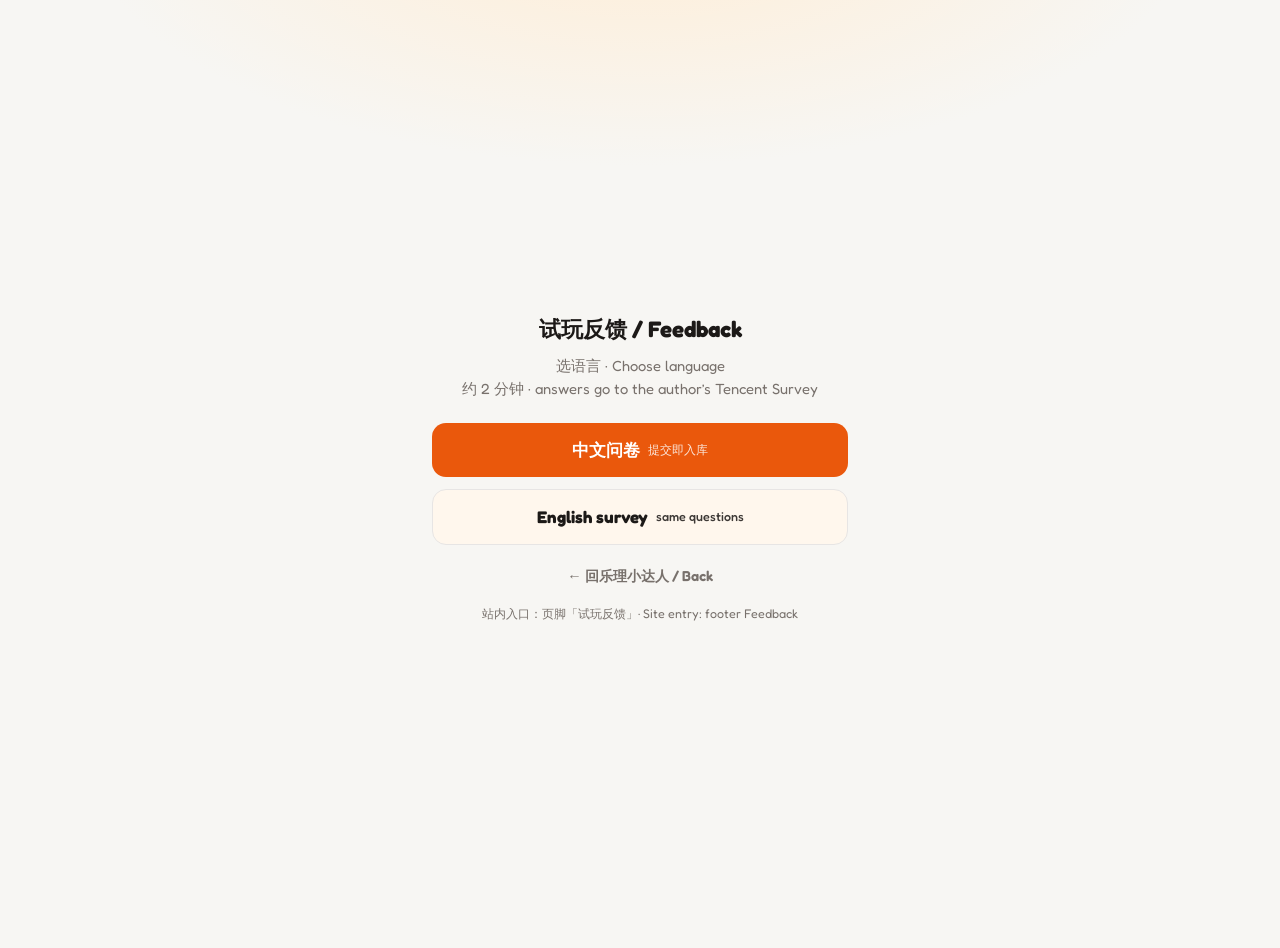
<file: survey.html>
<!DOCTYPE html>
<html lang="zh-CN">
<head>
  <meta charset="UTF-8" />
  <meta name="viewport" content="width=device-width, initial-scale=1" />
  <title>乐理小达人 · Feedback / 试玩反馈</title>
  <link href="https://fonts.googleapis.com/css2?family=Fredoka:wght@400;600;700&display=swap" rel="stylesheet" />
  <style>
    :root {
      --bg: #f7f6f3;
      --ink: #1c1917;
      --muted: #78716c;
      --accent: #ea580c;
      --accent-soft: #fff7ed;
      --line: #e7e5e4;
    }
    body {
      margin: 0;
      min-height: 100vh;
      font-family: "Fredoka", "Segoe UI", sans-serif;
      color: var(--ink);
      background:
        radial-gradient(ellipse 80% 50% at 50% -10%, #ffedd5 0%, transparent 55%),
        var(--bg);
      display: grid;
      place-items: center;
      padding: 24px;
      line-height: 1.55;
    }
    .card {
      max-width: 26rem;
      width: 100%;
      text-align: center;
    }
    h1 { margin: 0 0 8px; font-size: 1.4rem; }
    .sub { margin: 0 0 22px; color: var(--muted); font-size: 0.92rem; }
    .lang-row {
      display: grid;
      gap: 12px;
    }
    a.btn {
      display: flex;
      align-items: center;
      justify-content: center;
      gap: 8px;
      font-weight: 700;
      text-decoration: none;
      color: #fff;
      background: var(--accent);
      border-radius: 14px;
      padding: 14px 18px;
      font-size: 1.05rem;
    }
    a.btn.secondary {
      color: var(--ink);
      background: var(--accent-soft);
      border: 1px solid var(--line);
    }
    a.btn:hover { filter: brightness(0.97); }
    a.btn .hint {
      font-weight: 500;
      font-size: 0.78rem;
      opacity: 0.85;
    }
    .back {
      display: inline-block;
      margin-top: 20px;
      color: var(--muted);
      font-size: 0.9rem;
      font-weight: 600;
      text-decoration: none;
    }
    .back:hover { color: var(--accent); }
    .note { margin-top: 16px; font-size: 0.78rem; color: var(--muted); }
  </style>
</head>
<body>
  <div class="card">
    <h1>试玩反馈 / Feedback</h1>
    <p class="sub">选语言 · Choose language<br />约 2 分钟 · answers go to the author’s Tencent Survey</p>
    <div class="lang-row">
      <a class="btn" id="btnZh" href="https://wj.qq.com/s2/27402422/a11b/">
        中文问卷
        <span class="hint">提交即入库</span>
      </a>
      <a class="btn secondary" id="btnEn" href="survey-en.html">
        English survey
        <span class="hint">same questions</span>
      </a>
    </div>
    <div><a class="back" href="index.html">← 回乐理小达人 / Back</a></div>
    <p class="note">站内入口：页脚「试玩反馈」· Site entry: footer Feedback</p>
  </div>
  <script src="core/features.js"></script>
  <script>
    (function () {
      var zh = (typeof SURVEY_URL_ZH === "string" && SURVEY_URL_ZH) || "https://wj.qq.com/s2/27402422/a11b/";
      var enPage = "survey-en.html";
      var btnZh = document.getElementById("btnZh");
      var btnEn = document.getElementById("btnEn");
      if (btnZh) btnZh.href = zh;
      if (btnEn) {
        var en = (typeof SURVEY_URL_EN === "string" && SURVEY_URL_EN.trim()) || "";
        btnEn.href = en || enPage;
      }
      try {
        var lang = new URLSearchParams(location.search).get("lang");
        if (lang === "zh" || lang === "cn") {
          location.replace(zh);
          return;
        }
        if (lang === "en") {
          var enUrl = (typeof SURVEY_URL_EN === "string" && SURVEY_URL_EN.trim()) || "";
          location.replace(enUrl || enPage);
        }
      } catch (e) { /* ignore */ }
    })();
  </script>
</body>
</html>
</file>
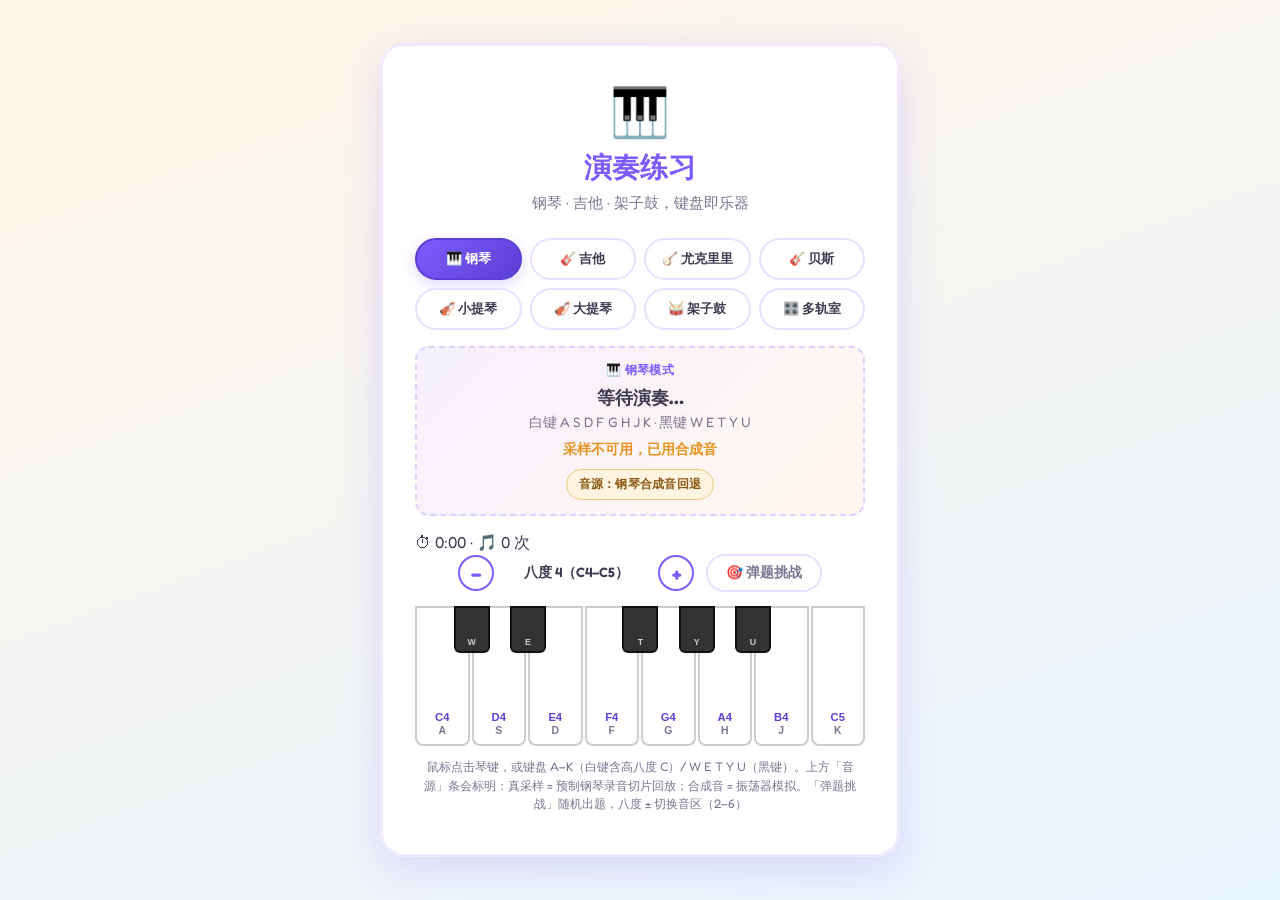
<file: modules/perform/perform.html>
<!DOCTYPE html>
<html lang="zh-CN">
<head>
  <meta charset="UTF-8">
  <meta name="viewport" content="width=device-width, initial-scale=1.0">
  <title>演奏练习 · 乐理小达人</title>
  <link rel="preconnect" href="https://fonts.googleapis.com">
  <link rel="preconnect" href="https://fonts.gstatic.com" crossorigin>
  <link href="https://fonts.googleapis.com/css2?family=Fredoka:wght@400;500;600;700&display=swap" rel="stylesheet">
  <link rel="stylesheet" href="perform.css">
  <style>
    *, *::before, *::after { box-sizing: border-box; margin: 0; padding: 0; }
    body {
      min-height: 100vh; font-family: "Fredoka", "Segoe UI", sans-serif; color: #3d3a50;
      background: linear-gradient(160deg, #fff5e6 0%, #e8f4ff 100%);
      display: flex; align-items: center; justify-content: center; padding: 24px 16px;
    }
    .game-container {
      width: 100%; max-width: 520px; background: #fff; border-radius: 24px;
      box-shadow: 0 12px 40px rgba(124, 92, 255, 0.18); padding: 36px 32px 32px;
      border: 3px solid #f0ebff;
    }
    .header { text-align: center; margin-bottom: 24px; }
    .header-icon { font-size: 3rem; display: block; margin-bottom: 8px; }
    .header h1 { font-size: 1.75rem; font-weight: 700; color: #7c5cff; }
    .header p { margin-top: 6px; font-size: 0.95rem; color: #7a7590; }
  </style>
</head>
<body>
  <main class="game-container">
    <header class="header">
      <span class="header-icon" aria-hidden="true">🎹</span>
      <h1>演奏练习</h1>
      <p>钢琴 · 吉他 · 架子鼓，键盘即乐器</p>
    </header>
    <div id="performRoot"></div>
  </main>
  <script src="perform.js"></script>
  <script>
    PerformModule.mount(document.getElementById("performRoot"));
  </script>
</body>
</html>
</file>
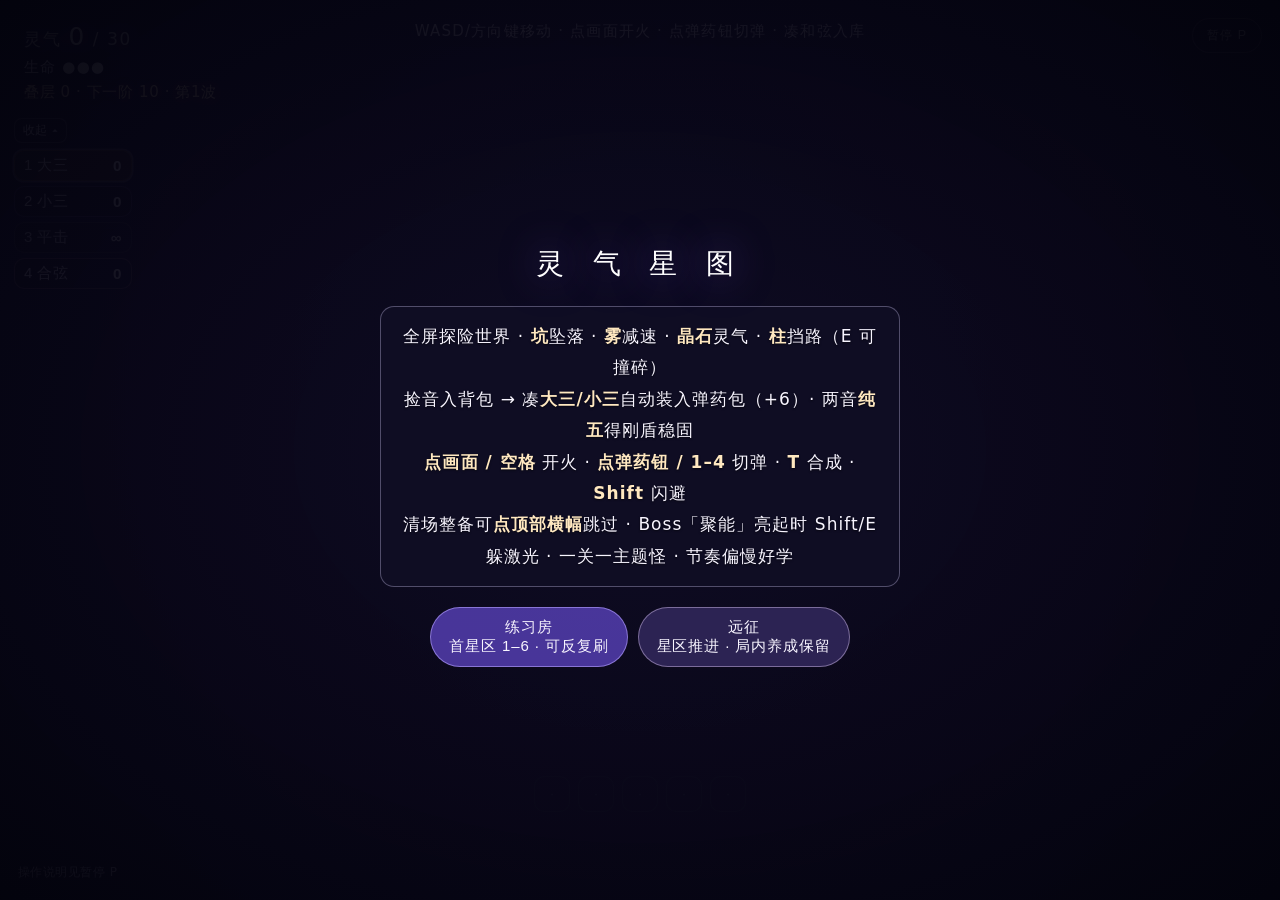
<file: modules/spirit-journey/spirit-journey.html>
<!DOCTYPE html>
<html lang="zh-CN">
<head>
  <meta charset="UTF-8">
  <meta name="viewport" content="width=device-width, initial-scale=1.0, viewport-fit=cover">
  <title>灵气星图</title>
  <style>
    * { margin: 0; padding: 0; box-sizing: border-box; }
    /*
     * Spirit readability system（深色 UI 说明文案）
     * 禁止深灰/黑字+opacity 直接铺在紫黑底；一律浅墨 + 够不透明底板；字号用 max(rem,px) 地板。
     */
    :root {
      --spirit-ink: #f8f5ff;
      --spirit-ink-muted: #e8e2fa;
      --spirit-accent: #ffe8c0;
      --spirit-panel-bg: rgba(16, 14, 36, 0.98);
      /* tip/公式等内嵌面：够不透明，避免透出画布变泥 */
      --spirit-panel-surface: rgba(42, 34, 78, 0.94);
      --spirit-panel-border: rgba(220, 210, 255, 0.32);
      --spirit-opt-bg: rgba(48, 38, 88, 0.92);
      --spirit-opt-border: rgba(230, 210, 255, 0.42);
      --spirit-panel-scrim: radial-gradient(ellipse at center, rgba(16, 12, 36, 0.9) 0%, rgba(3, 3, 12, 0.97) 100%);
      --spirit-type-body: max(1.05rem, 17px);
      --spirit-type-hint: max(0.9rem, 15px);
      --spirit-type-title: max(1.3rem, 20px);
      /* legacy aliases — prefer --spirit-* in new CSS */
      --panel-bg: var(--spirit-panel-bg);
      --panel-ink: var(--spirit-ink);
      --panel-ink-muted: var(--spirit-ink-muted);
      --panel-surface: var(--spirit-panel-surface);
      --panel-border: var(--spirit-panel-border);
      --panel-accent: var(--spirit-accent);
      --panel-fs: var(--spirit-type-body);
      --panel-fs-sm: var(--spirit-type-hint);
      --panel-fs-title: var(--spirit-type-title);
      --panel-mask: var(--spirit-panel-scrim);
    }
    html, body {
      width: 100%; height: 100%; overflow: hidden; background: #050818;
      color: var(--spirit-ink);
      font-family: "Segoe UI", system-ui, sans-serif;
    }
    canvas#c { display: block; position: fixed; inset: 0; z-index: 1; touch-action: none; }
    /* I71：实体缩放走 ENTITY_SCALE（短边）；拇指区用 #mobaPad inset，勿 CSS 缩画布 */
    #ui {
      position: fixed; inset: 0; pointer-events: none; z-index: 10;
      font-family: "Segoe UI", system-ui, sans-serif; color: rgba(255,255,255,0.92);
    }
    #spirit {
      position: absolute; top: 22px; left: 24px; font-size: 1.05rem; letter-spacing: 0.1em;
      text-shadow: 0 0 18px rgba(160,120,255,0.75);
    }
    #spirit span { font-size: 1.55rem; font-weight: 300; color: #fff; }
    #lives {
      position: absolute; top: 58px; left: 24px;
      font-size: var(--spirit-type-hint); letter-spacing: 0.08em; color: var(--spirit-ink);
    }
    #evo {
      position: absolute; top: 82px; left: 24px;
      font-size: var(--spirit-type-hint); letter-spacing: 0.04em;
      line-height: 1.45; color: var(--spirit-accent);
      text-shadow: 0 0 10px rgba(255, 180, 100, 0.28);
      max-width: min(420px, 55vw);
    }
    #ammoHud {
      position: absolute; top: 118px; left: 14px;
      display: flex; flex-direction: column; gap: 5px;
      pointer-events: auto; width: 118px;
    }
    #ammoHud.collapsed .ammo-slot:not(.active) { display: none; }
    #ammoHudToggle {
      align-self: flex-start;
      pointer-events: auto; cursor: pointer;
      border: 1px solid rgba(255,255,255,0.28); border-radius: 8px;
      background: var(--spirit-panel-bg); color: var(--spirit-ink);
      padding: 3px 8px; font-size: max(0.75rem, 12px); letter-spacing: 0.04em;
      margin-bottom: 2px;
    }
    #ammoHudToggle:hover { background: rgba(40,32,72,0.9); color: #fff; }
    .ammo-slot {
      display: flex; align-items: center; justify-content: space-between;
      padding: 5px 9px; border-radius: 10px; cursor: pointer;
      border: 1px solid rgba(255,255,255,0.22);
      background: var(--spirit-panel-bg); font-size: var(--spirit-type-hint); letter-spacing: 0.03em;
      color: var(--spirit-ink); backdrop-filter: blur(4px);
    }
    .ammo-slot .count { font-size: max(0.95rem, 14px); font-weight: 600; color: #fff; }
    .ammo-slot.major { border-color: rgba(255, 210, 120, 0.22); }
    .ammo-slot.minor { border-color: rgba(160, 130, 255, 0.28); }
    .ammo-slot.flat { border-color: rgba(180, 190, 210, 0.22); opacity: 0.85; }
    .ammo-slot.super { border-color: rgba(255, 180, 220, 0.35); }
    .ammo-slot.active {
      box-shadow: 0 0 0 1.5px rgba(255,255,255,0.28);
      background: rgba(36, 28, 70, 0.62);
      color: rgba(255,255,255,0.95);
    }
    .ammo-slot.major.active { background: rgba(80, 55, 20, 0.42); }
    .ammo-slot.minor.active { background: rgba(45, 30, 90, 0.48); }
    .ammo-slot.super.active { background: rgba(70, 30, 70, 0.5); }
    #evoPanel {
      position: fixed; inset: 0; z-index: 19; display: none; align-items: center; justify-content: center;
      background: var(--panel-mask);
      pointer-events: none;
    }
    #evoPanel.show { display: flex; pointer-events: auto; }
    #mutationPanel {
      position: fixed; inset: 0; z-index: 19; display: none; align-items: center; justify-content: center;
      background: var(--panel-mask);
      pointer-events: none;
    }
    #mutationPanel.show { display: flex; pointer-events: auto; }
    #mutationChoices { margin-top: 14px; display: flex; flex-direction: column; gap: 10px; }
    #mutationChoices button {
      width: 100%; text-align: left; border-radius: 12px; padding: 14px 16px;
      pointer-events: auto; cursor: pointer;
      border: 1px solid var(--spirit-opt-border); background: var(--spirit-opt-bg);
      color: var(--spirit-ink);
      font-size: var(--spirit-type-body); letter-spacing: 0.04em; line-height: 1.5;
    }
    #mutationChoices button:hover { background: rgba(64, 52, 110, 0.96); }
    #mutationChoices button strong { color: var(--spirit-accent); }
    #sectorPanel, #megaRewardPanel, #practicePanel, #defeatPanel, #nodeSettlePanel {
      position: fixed; inset: 0; z-index: 19; display: none; align-items: center; justify-content: center;
      background: var(--panel-mask);
      pointer-events: none;
    }
    #sectorPanel.show, #megaRewardPanel.show, #practicePanel.show, #defeatPanel.show, #finalePanel.show, #nodeSettlePanel.show { display: flex; pointer-events: auto; }
    #finalePanel {
      position: fixed; inset: 0; z-index: 22; display: none; align-items: center; justify-content: center;
      background: radial-gradient(ellipse at center, rgba(28,16,48,0.94) 0%, rgba(4,4,12,0.98) 100%);
      pointer-events: none;
    }
    #finalePanel .panel-box { max-width: min(520px, 90vw); text-align: center; }
    #finalePanel .finale-body { margin: 12px 0 18px; line-height: 1.65; font-size: var(--spirit-type-body); color: var(--spirit-ink); }
    #finalePanel .finale-step { font-size: var(--spirit-type-hint); color: var(--spirit-ink-muted); margin-bottom: 4px; letter-spacing: 1px; }
    /* z>overlay：同层时 DOM 后写的 #overlay 会盖住星门点击 */
    #campaignPanel {
      position: fixed; inset: 0; z-index: 25; display: none; align-items: center; justify-content: center;
      background: radial-gradient(ellipse at center, rgba(18,12,36,0.92) 0%, rgba(3,3,10,0.98) 100%);
      pointer-events: none;
    }
    #campaignPanel.show { display: flex; pointer-events: auto; }
    .campaign-box {
      width: min(880px, 92vw); max-width: 92vw;
      background: var(--spirit-panel-bg);
      border: 1px solid var(--spirit-panel-border); border-radius: 18px;
      padding: 22px 24px 18px; box-shadow: 0 18px 60px rgba(0,0,0,0.5);
      text-align: center; color: var(--spirit-ink);
    }
    .campaign-box h2 { margin: 0 0 4px; font-size: max(1.35rem, 22px); letter-spacing: 2px; color: var(--spirit-ink); }
    .campaign-sub { margin: 0 0 8px; font-size: var(--spirit-type-hint); color: var(--spirit-ink-muted); line-height: 1.55; }
    .campaign-sub strong { color: var(--spirit-accent); }
    .campaign-sub small { color: var(--spirit-ink-muted); opacity: 1; }
    #campaignNav { display: flex; gap: 8px; justify-content: center; flex-wrap: wrap; margin: 4px 0 2px; }
    .cmap-sector {
      font-size: var(--spirit-type-hint); padding: 4px 12px; border-radius: 999px; cursor: pointer;
      background: rgba(60,50,100,0.55); color: var(--spirit-ink); border: 1px solid var(--spirit-panel-border);
    }
    .cmap-sector.active { background: linear-gradient(135deg, #8a6cff, #5a3fb0); color: #fff; border-color: rgba(200,180,255,0.6); }
    .cmap-sector.locked { opacity: 0.45; cursor: not-allowed; }
    #campaignMap {
      position: relative; width: 100%; height: min(320px, 44vh); margin: 6px 0 14px;
      background:
        radial-gradient(1.5px 1.5px at 20% 30%, rgba(255,255,255,0.35), transparent),
        radial-gradient(1.5px 1.5px at 70% 20%, rgba(255,255,255,0.28), transparent),
        radial-gradient(1.5px 1.5px at 45% 75%, rgba(255,255,255,0.25), transparent),
        radial-gradient(1.5px 1.5px at 85% 65%, rgba(255,255,255,0.3), transparent),
        radial-gradient(ellipse at 30% 40%, rgba(80,60,150,0.18), transparent 60%);
      border: 1px solid rgba(120,100,190,0.22); border-radius: 14px; overflow: hidden;
    }
    #campaignMap svg { position: absolute; inset: 0; width: 100%; height: 100%; pointer-events: none; }
    .cmap-node {
      position: absolute; transform: translate(-50%, -50%);
      display: flex; flex-direction: column; align-items: center; gap: 4px;
      background: none; border: none; cursor: pointer; padding: 0;
      z-index: 2; touch-action: manipulation;
    }
    .cmap-dot {
      width: 34px; height: 34px; border-radius: 50%;
      display: flex; align-items: center; justify-content: center;
      font-size: 15px; font-weight: 700; color: #fff;
      border: 2px solid rgba(255,255,255,0.55);
      box-shadow: 0 0 14px rgba(150,120,255,0.4);
    }
    .cmap-label { font-size: max(0.75rem, 12px); color: var(--spirit-ink); white-space: nowrap; text-shadow: 0 1px 3px #000; }
    .cmap-node.locked { cursor: not-allowed; }
    .cmap-node.locked .cmap-dot { background: #2a2740; border-color: rgba(255,255,255,0.15); color: #8880a0; box-shadow: none; }
    .cmap-node.locked .cmap-label { opacity: 0.5; }
    .cmap-node.unlocked .cmap-dot { background: radial-gradient(circle at 35% 30%, #8a6cff, #4a2f9a); animation: cmap-pulse 1.6s ease-in-out infinite; }
    .cmap-node.cleared .cmap-dot { background: radial-gradient(circle at 35% 30%, #ffd27a, #c88a2a); border-color: rgba(255,220,150,0.8); }
    .cmap-node.lord .cmap-dot { border-color: #ff8080; }
    .cmap-node.unlocked.lord .cmap-dot { background: radial-gradient(circle at 35% 30%, #ff7a9a, #a02f5a); }
    .cmap-node:hover.unlocked .cmap-dot, .cmap-node:hover.cleared .cmap-dot { transform: scale(1.12); }
    @keyframes cmap-pulse { 0%,100% { box-shadow: 0 0 10px rgba(150,120,255,0.4); } 50% { box-shadow: 0 0 22px rgba(180,150,255,0.85); } }

    /* I65 台词交互 · 非模态回应钮 */
    #bossReply {
      position: fixed; left: 50%; bottom: 84px; transform: translateX(-50%) translateY(12px);
      z-index: 15; display: none; flex-direction: column; align-items: center; gap: 8px;
      pointer-events: none; opacity: 0; transition: opacity .22s ease, transform .22s ease;
    }
    #bossReply.show { display: flex; opacity: 1; transform: translateX(-50%) translateY(0); }
    .br-line {
      max-width: min(560px, 88vw); padding: 6px 16px; border-radius: 999px;
      background: var(--spirit-panel-bg); border: 1px solid rgba(255,120,150,0.45);
      color: #ffd0dc; font-size: var(--spirit-type-hint); text-shadow: 0 1px 4px #000; text-align: center;
    }
    .br-opts { display: flex; gap: 10px; pointer-events: auto; }
    .br-opt {
      display: flex; flex-direction: column; align-items: center; line-height: 1.2;
      padding: 7px 16px; border-radius: 12px; cursor: pointer; font-size: 15px; font-weight: 700;
      color: #fff; background: linear-gradient(150deg, rgba(70,50,120,0.92), rgba(40,26,70,0.92));
      border: 1px solid rgba(170,140,230,0.5); box-shadow: 0 6px 18px rgba(0,0,0,0.4);
      touch-action: manipulation;
    }
    .br-opt small { font-size: max(0.7rem, 11px); font-weight: 400; color: var(--spirit-ink-muted); margin-top: 2px; }
    .br-opt:hover { transform: translateY(-2px); border-color: rgba(210,180,255,0.9); }
    .br-opt[data-reply="provoke"] { border-color: rgba(255,150,120,0.55); }
    .br-opt[data-reply="soothe"] { border-color: rgba(120,220,180,0.55); }
    #sectorChoices, #megaRewardChoices { margin-top: 14px; display: flex; flex-direction: column; gap: 10px; }
    #sectorChoices button, #megaRewardChoices button {
      width: 100%; text-align: left; border-radius: 12px; padding: 14px 16px;
      pointer-events: auto; cursor: pointer;
      border: 1px solid var(--spirit-opt-border); background: var(--spirit-opt-bg);
      color: var(--spirit-ink);
      font-size: var(--spirit-type-body); letter-spacing: 0.04em; line-height: 1.5;
    }
    #sectorChoices button:hover, #megaRewardChoices button:hover {
      background: rgba(64, 52, 110, 0.96); border-color: rgba(255, 230, 200, 0.55);
    }
    #sectorStatus { margin-top: 12px; min-height: 1.4em; font-size: var(--spirit-type-body); color: var(--spirit-accent); }
    /* 结算/学堂题干：高于 tip，低于选项 */
    #sectorPrompt, #tsPrompt, #bossTeachPrompt, #recruitPrompt, #megaRewardHint, #nodeSettleBody, #defeatSummary {
      color: var(--spirit-ink) !important;
      font-size: var(--spirit-type-body);
      font-weight: 500;
      line-height: 1.55;
      opacity: 1;
    }
    #recruitPanel {
      position: fixed; inset: 0; z-index: 19; display: none; align-items: center; justify-content: center;
      background: var(--panel-mask);
      pointer-events: none;
    }
    #recruitPanel.show { display: flex; pointer-events: auto; }
    #recruitStatus { margin-top: 12px; min-height: 1.4em; font-size: var(--spirit-type-body); color: #b8ffe8; }
    #evoChoices { margin-top: 14px; display: flex; flex-direction: column; gap: 10px; }
    #evoChoices button {
      width: 100%; text-align: left; border-radius: 12px; padding: 14px 16px;
      pointer-events: auto; cursor: pointer;
      border: 1px solid var(--spirit-opt-border); background: var(--spirit-opt-bg);
      color: var(--spirit-ink);
      font-size: var(--spirit-type-body); letter-spacing: 0.04em; line-height: 1.5;
    }
    #evoChoices button:hover { background: rgba(64, 52, 110, 0.96); }
    #evoChoices button strong { color: var(--spirit-accent); }
    #pack {
      position: absolute; bottom: 88px; left: 50%; transform: translateX(-50%);
      display: flex; gap: 8px; align-items: center; pointer-events: none;
    }
    #pack .chip {
      min-width: 36px; height: 36px; border-radius: 10px;
      display: flex; align-items: center; justify-content: center;
      font-weight: 700; font-size: 0.9rem;
      border: 1px solid rgba(255,255,255,0.25);
      background: rgba(30,24,64,0.75);
    }
    #pack .chip.empty { opacity: 0.35; font-weight: 400; font-size: 0.7rem; }
    #hint {
      position: absolute; top: 22px; left: 50%; transform: translateX(-50%);
      font-size: var(--spirit-type-hint); letter-spacing: 0.08em; color: var(--spirit-ink);
      text-align: center;
      max-width: min(460px, 70vw);
      text-shadow: 0 1px 8px rgba(0,0,0,0.75);
    }
    #toast {
      position: absolute; bottom: 36px; left: 50%; transform: translateX(-50%);
      font-size: var(--spirit-type-body); letter-spacing: 0.12em; opacity: 0; transition: opacity 0.25s;
      text-shadow: 0 0 16px rgba(255,210,140,0.55); color: var(--spirit-accent);
      max-width: 90vw; text-align: center;
    }
    #toast.show { opacity: 1; }
    #keys {
      position: absolute; bottom: 18px; left: 18px;
      font-size: max(0.75rem, 12px); color: var(--spirit-ink-muted); line-height: 1.55;
      letter-spacing: 0.04em; max-width: 220px; pointer-events: none;
    }
    #hurtFlash {
      position: fixed; inset: 0; z-index: 8; pointer-events: none;
      opacity: 0; transition: opacity 0.12s ease-out;
      box-shadow:
        inset 0 0 0 3px rgba(255, 48, 72, 0.85),
        inset 0 0 90px 48px rgba(220, 20, 50, 0.42),
        inset 0 0 160px 24px rgba(120, 0, 20, 0.28);
    }
    #hurtFlash.show { opacity: 1; }
    #breathBanner {
      position: absolute; top: 52px; left: 50%; transform: translateX(-50%);
      display: none; align-items: center; gap: 10px;
      padding: 7px 14px; border-radius: 999px;
      background: var(--spirit-panel-bg); border: 1px solid rgba(140, 200, 255, 0.4);
      font-size: var(--spirit-type-hint); letter-spacing: 0.06em; color: #d8f0ff;
      pointer-events: auto; cursor: pointer; backdrop-filter: blur(6px);
      box-shadow: 0 0 20px rgba(80, 140, 220, 0.2);
      z-index: 11;
    }
    #breathBanner.show { display: flex; }
    #breathBanner kbd {
      font-size: max(0.75rem, 12px); padding: 2px 7px; border-radius: 6px;
      border: 1px solid rgba(180,220,255,0.4); background: rgba(255,255,255,0.08);
      color: var(--spirit-ink);
    }
    #stageBanner {
      position: absolute; top: 48%; left: 50%; transform: translate(-50%, -50%);
      display: none; flex-direction: column; align-items: center; gap: 8px;
      padding: 16px 28px; border-radius: 16px; text-align: center;
      background: var(--spirit-panel-bg); border: 1px solid var(--spirit-panel-border);
      backdrop-filter: blur(10px); pointer-events: none; z-index: 12;
      opacity: 0; transition: opacity 0.35s;
      color: var(--spirit-ink);
    }
    #stageBanner.show { display: flex; opacity: 1; }
    #stageBanner .stage-title {
      font-size: var(--spirit-type-title); letter-spacing: 0.18em; font-weight: 300; color: var(--spirit-accent);
    }
    #stageBanner .stage-lesson {
      font-size: var(--spirit-type-body); letter-spacing: 0.06em; color: var(--spirit-ink-muted);
      max-width: min(360px, 80vw); line-height: 1.55;
    }
    #overlay {
      position: fixed; inset: 0; z-index: 20; display: flex; align-items: center; justify-content: center;
      background: var(--spirit-panel-scrim);
      transition: opacity 0.7s; cursor: pointer;
      color: var(--spirit-ink);
    }
    /* visibility 防止透明层仍参与命中/焦点（战役星门被底栏按钮「假挡」） */
    #overlay.hidden {
      opacity: 0; pointer-events: none; visibility: hidden;
      transition: opacity 0.7s, visibility 0s linear 0.7s;
    }
    #overlay .overlay-card {
      max-width: min(560px, 92vw);
      padding: 8px 12px 4px;
      text-align: center;
    }
    #overlay h1 {
      font-weight: 200; font-size: max(1.75rem, 28px); letter-spacing: 0.35em;
      color: #ffffff; text-shadow: 0 0 40px rgba(140,100,255,0.55);
      text-align: center; line-height: 1.9;
    }
    /* 模式选择说明：旧规则默认黑字+opacity:0.6 → 泥灰；强制浅墨+底板 */
    #overlay .overlay-blurb,
    #overlay p {
      font-size: var(--spirit-type-body);
      font-weight: 400;
      color: var(--spirit-ink);
      opacity: 1;
      letter-spacing: 0.06em;
      margin: 1rem auto 0;
      max-width: min(520px, 90vw);
      text-align: center;
      line-height: 1.85;
      padding: 14px 18px;
      border-radius: 14px;
      background: var(--spirit-panel-bg);
      border: 1px solid var(--spirit-panel-border);
      text-shadow: 0 1px 2px rgba(0, 0, 0, 0.55);
    }
    #overlay .overlay-blurb strong,
    #overlay p strong {
      color: var(--spirit-accent);
      font-weight: 650;
    }
    #overlay #modePick button small {
      opacity: 1;
      color: var(--spirit-ink);
      font-size: var(--spirit-type-hint);
    }
    #victory, #timestop {
      position: fixed; inset: 0; z-index: 15; display: none; align-items: center; justify-content: center;
      background: var(--panel-mask);
      pointer-events: none;
    }
    #victory.show, #timestop.show { display: flex; pointer-events: auto; }
    #timestop {
      z-index: 18;
      background: var(--panel-mask);
    }
    .panel-box {
      text-align: center; padding: 28px 32px; max-width: min(460px, 92vw);
      border: 1px solid var(--spirit-panel-border); border-radius: 16px;
      background: var(--spirit-panel-bg); backdrop-filter: blur(12px);
      color: var(--spirit-ink);
      box-shadow: 0 12px 40px rgba(0, 0, 0, 0.55);
    }
    .panel-box h2 {
      font-weight: 400; letter-spacing: 0.18em; font-size: var(--spirit-type-title);
      color: var(--spirit-accent);
      text-shadow: 0 0 24px rgba(180,140,255,0.45);
      margin-bottom: 4px;
    }
    .panel-box .reward {
      margin-top: 14px; padding: 12px 14px; border-radius: 10px;
      background: rgba(255, 184, 77, 0.18); border: 1px solid rgba(255, 200, 120, 0.45);
      font-size: var(--spirit-type-body); letter-spacing: 0.06em; line-height: 1.65; color: var(--spirit-accent);
    }
    .panel-box p {
      margin-top: 14px; font-size: var(--spirit-type-body); color: var(--spirit-ink);
      letter-spacing: 0.04em; line-height: 1.55; opacity: 1;
    }
    /* tip / 教案：不透明底板 + 清晰层级 */
    .panel-box .teach {
      margin-top: 14px; text-align: left;
      font-size: var(--spirit-type-body); line-height: 1.55;
      color: var(--spirit-ink);
      padding: 14px 16px; border-radius: 12px;
      background: var(--spirit-panel-surface);
      border: 1px solid var(--spirit-panel-border);
    }
    .panel-box .teach strong { color: var(--spirit-accent); }
    .actions {
      margin-top: 18px; display: flex; flex-wrap: wrap; gap: 10px; justify-content: center;
    }
    .actions button, #tsChoices button {
      pointer-events: auto; cursor: pointer;
      border: 1px solid var(--spirit-opt-border); border-radius: 999px;
      background: var(--spirit-opt-bg); color: var(--spirit-ink);
      padding: 10px 18px; font-size: var(--spirit-type-hint); letter-spacing: 0.06em;
    }
    .actions button.primary {
      background: rgba(124, 92, 255, 0.55); border-color: rgba(180,160,255,0.6); color: var(--spirit-ink);
    }
    .actions button:hover, #tsChoices button:hover { background: rgba(64, 52, 110, 0.96); }
    #tsChoices { margin-top: 16px; display: flex; flex-direction: column; gap: 10px; }
    #tsChoices button {
      width: 100%; border-radius: 12px; padding: 14px 16px;
      font-size: var(--spirit-type-body); line-height: 1.5; text-align: left;
    }
    #tsStatus { margin-top: 12px; min-height: 1.4em; font-size: var(--spirit-type-body); color: var(--spirit-accent); }
    #whyChord {
      position: fixed; inset: 0; z-index: 16; display: none; align-items: center; justify-content: center;
      background: var(--spirit-panel-scrim); pointer-events: none;
      color: var(--spirit-ink);
    }
    #whyChord.show { display: flex; pointer-events: auto; }
    #whyChord .why-box {
      max-width: min(420px, 92vw); padding: 22px 24px; border-radius: 16px;
      border: 1px solid var(--spirit-panel-border); background: var(--spirit-panel-bg);
      text-align: center; color: var(--spirit-ink);
      box-shadow: 0 12px 40px rgba(0, 0, 0, 0.55);
    }
    #whyChord h3 {
      font-weight: 400; letter-spacing: 0.18em; font-size: var(--spirit-type-title);
      margin-bottom: 12px; color: var(--spirit-accent);
    }
    #whyChord .why-notes {
      display: flex; gap: 10px; justify-content: center; flex-wrap: wrap; margin: 14px 0;
    }
    #whyChord .why-note {
      min-width: 72px; padding: 10px 8px; border-radius: 12px;
      border: 1.5px solid var(--spirit-panel-border); background: var(--spirit-panel-surface);
      color: var(--spirit-ink);
    }
    #whyChord .why-note strong {
      display: block; font-size: max(1.2rem, 18px); margin-bottom: 4px; color: var(--spirit-ink);
    }
    #whyChord .why-note span {
      font-size: var(--spirit-type-hint); color: var(--spirit-ink-muted); letter-spacing: 0.04em;
    }
    #whyChord .why-formula {
      font-size: var(--spirit-type-body); line-height: 1.55; color: var(--spirit-ink);
      letter-spacing: 0.04em;
      text-align: left; padding: 14px 16px; border-radius: 12px;
      background: var(--spirit-panel-surface); border: 1px solid var(--spirit-panel-border); margin-top: 4px;
    }
    #whyChord .why-ammo {
      margin-top: 12px; color: var(--spirit-accent); font-size: var(--spirit-type-body); letter-spacing: 0.06em;
    }
    #pauseBtn {
      position: absolute; top: 18px; right: 18px;
      pointer-events: auto; cursor: pointer;
      border: 1px solid rgba(255,255,255,0.28); border-radius: 999px;
      background: rgba(18,14,40,0.75); color: rgba(255,255,255,0.9);
      padding: 8px 14px; font-size: 0.78rem; letter-spacing: 0.08em;
    }
    #pauseBtn:hover { background: rgba(40,32,72,0.9); }
    /* I71：切弹/合成独立顶栏右上（低频弹药操作；不进开火簇）；暂停旁 */
    #mobaAmmoBtn, #mobaCraftBtn {
      display: none; position: absolute; top: 18px;
      pointer-events: auto; cursor: pointer; touch-action: manipulation;
      border: 1px solid rgba(255,255,255,0.28); border-radius: 999px;
      background: rgba(18,14,40,0.7); color: rgba(255,255,255,0.9);
      padding: 7px 12px; font-size: 0.72rem; letter-spacing: 0.06em;
      opacity: 0.6; transition: opacity 0.12s;
    }
    #mobaAmmoBtn { right: 96px; }
    #mobaCraftBtn { right: 168px; }
    body.moba-battle #mobaAmmoBtn,
    body.moba-battle #mobaCraftBtn { display: inline-block; }
    #mobaAmmoBtn.pressed, #mobaAmmoBtn:active,
    #mobaCraftBtn.pressed, #mobaCraftBtn:active { opacity: 0.9; }
    /* I71 王者式分区：中 60% 无钮；左摇杆；右开火大+闪避中 */
    #mobaPad {
      display: none; position: fixed; inset: 0; z-index: 14; pointer-events: none;
    }
    body.moba-battle.moba-landscape #mobaPad { display: block; }
    .moba-stick {
      position: absolute;
      left: max(44px, calc(env(safe-area-inset-left, 0px) + 36px));
      bottom: max(40px, calc(env(safe-area-inset-bottom, 0px) + 36px));
      width: 116px; height: 116px; border-radius: 50%;
      background: rgba(255,255,255,0.16);
      border: 1.5px solid rgba(255,255,255,0.38);
      pointer-events: auto; touch-action: none;
      opacity: 0.6; transition: opacity 0.12s;
    }
    .moba-stick.pressed { opacity: 0.9; }
    .moba-stick-knob {
      position: absolute; left: 50%; top: 50%;
      width: 40px; height: 40px; border-radius: 50%;
      background: rgba(255,255,255,0.5);
      border: 1px solid rgba(255,255,255,0.55);
      transform: translate(-50%, -50%);
      pointer-events: none;
    }
    .moba-btn {
      pointer-events: auto; touch-action: manipulation; cursor: pointer;
      border-radius: 50%; border: 1.5px solid rgba(255,255,255,0.4);
      color: rgba(255,255,255,0.92); font-size: 0.72rem; letter-spacing: 0.06em;
      background: rgba(30, 22, 60, 0.45);
      opacity: 0.6; transition: opacity 0.12s;
      -webkit-user-select: none; user-select: none;
    }
    .moba-btn.pressed, .moba-btn:active { opacity: 0.9; }
    /* 右簇：王者式离边 inset；开火 84 → 闪避 56 → 撞击 36；切弹仍在顶栏 */
    .moba-fire {
      position: absolute;
      right: max(36px, calc(env(safe-area-inset-right, 0px) + 28px));
      bottom: max(132px, calc(env(safe-area-inset-bottom, 0px) + 118px));
      width: 84px; height: 84px;
      background: rgba(120, 70, 200, 0.35);
      border-color: rgba(200, 170, 255, 0.5);
    }
    .moba-dodge {
      position: absolute;
      right: max(44px, calc(env(safe-area-inset-right, 0px) + 32px));
      bottom: max(68px, calc(env(safe-area-inset-bottom, 0px) + 56px));
      width: 56px; height: 56px;
      background: rgba(40, 120, 110, 0.35);
      border-color: rgba(120, 230, 200, 0.45);
      font-size: 0.66rem;
    }
    .moba-ram {
      position: absolute;
      right: max(52px, calc(env(safe-area-inset-right, 0px) + 36px));
      bottom: max(28px, calc(env(safe-area-inset-bottom, 0px) + 20px));
      width: 36px; height: 36px;
      background: rgba(160, 90, 40, 0.4);
      border-color: rgba(255, 200, 120, 0.5);
      font-size: 0.58rem;
      letter-spacing: 0.02em;
    }
    .moba-ram.locked { opacity: 0.35; }
    #rotateHint {
      position: fixed; inset: 0; z-index: 28; display: none;
      align-items: center; justify-content: center;
      background: rgba(4, 6, 16, 0.88);
      pointer-events: none;
    }
    #rotateHint.show { display: flex; pointer-events: auto; }
    #rotateHint .rotate-box {
      text-align: center; padding: 28px 26px; max-width: min(360px, 88vw);
      border-radius: 16px; border: 1px solid rgba(180,150,255,0.35);
      background: rgba(255,255,255,0.92);
    }
    #rotateHint .rotate-box p {
      font-size: 1.1rem; letter-spacing: 0.08em; line-height: 1.7;
      color: #1c1917; margin-bottom: 16px;
    }
    #rotateHint .rotate-box .rotate-sub {
      font-size: var(--spirit-type-hint); color: #44403c; margin: -8px 0 16px; letter-spacing: 0.04em;
    }
    #enterLandscapeBtn {
      pointer-events: auto; cursor: pointer; touch-action: manipulation;
      border: 1px solid rgba(180,160,255,0.55); border-radius: 999px;
      background: rgba(124, 92, 255, 0.45); color: #fff;
      padding: 12px 22px; font-size: 0.9rem; letter-spacing: 0.08em;
    }
    /* 竖屏进战斗：提示旋转；战役地图不强制锁横屏 */
    @media (orientation: portrait) {
      body.moba-battle:not(.moba-landscape) #mobaPad { display: none; }
    }
    #pausePanel {
      position: fixed; inset: 0; z-index: 17; display: none; align-items: center; justify-content: center;
      background: var(--panel-mask);
      pointer-events: none;
    }
    #pausePanel.show { display: flex; pointer-events: auto; }
    #pausePanel .teach strong { color: var(--panel-accent); }
    #teachTip, #bossTeach {
      position: fixed; inset: 0; z-index: 17; display: none; align-items: center; justify-content: center;
      background: var(--panel-mask);
      pointer-events: none;
    }
    #teachTip.show, #bossTeach.show { display: flex; pointer-events: auto; }
    #bossTeachChoices { margin-top: 14px; display: flex; flex-direction: column; gap: 10px; }
    #bossTeachChoices button {
      width: 100%; text-align: left; border-radius: 12px; padding: 14px 16px;
      pointer-events: auto; cursor: pointer;
      border: 1px solid var(--spirit-opt-border); background: var(--spirit-opt-bg);
      color: var(--spirit-ink);
      font-size: var(--spirit-type-body); letter-spacing: 0.04em; line-height: 1.5;
    }
    #bossTeachChoices button:hover { background: rgba(64, 52, 110, 0.96); }
    #bossTeachStatus { margin-top: 12px; min-height: 1.4em; font-size: var(--spirit-type-body); color: var(--spirit-accent); }
    /* 手机横屏矮屏：保字号地板，略收 padding 防裁切 */
    @media (orientation: landscape) and (max-height: 480px) {
      .panel-box, #whyChord .why-box {
        padding: 16px 18px;
        max-height: min(92vh, 420px);
        overflow-y: auto;
      }
      .panel-box h2, #whyChord h3 { font-size: max(1.05rem, 16px); letter-spacing: 0.12em; }
      .panel-box .teach, .panel-box p, #whyChord .why-formula {
        font-size: max(0.9rem, 14px); line-height: 1.55;
      }
    }
  </style>
</head>
<body>
  <canvas id="c"></canvas>
  <div id="hurtFlash" aria-hidden="true"></div>
  <div id="ui">
    <div id="spirit">灵气 <span id="spiritCount">0</span> / 30</div>
    <div id="lives">生命 ●●●</div>
    <div id="evo">叠层 0 · 下一阶 10</div>
    <div id="ammoHud" aria-label="弹药">
      <button type="button" id="ammoHudToggle" title="折叠/展开弹药栏">收起 ▴</button>
      <button type="button" class="ammo-slot major active" data-ammo="major" id="slotMajor">
        <span>1 大三</span><span class="count" id="ammoMajorCount">0</span>
      </button>
      <button type="button" class="ammo-slot minor" data-ammo="minor" id="slotMinor">
        <span>2 小三</span><span class="count" id="ammoMinorCount">0</span>
      </button>
      <button type="button" class="ammo-slot flat" data-ammo="flat" id="slotFlat">
        <span>3 平击</span><span class="count">∞</span>
      </button>
      <button type="button" class="ammo-slot super" data-ammo="super" id="slotSuper">
        <span>4 合弦</span><span class="count" id="ammoSuperCount">0</span>
      </button>
    </div>
    <div id="hint">WASD/方向键移动 · 点画面开火 · 点弹药钮切弹 · 凑和弦入库</div>
    <div id="breathBanner" aria-live="polite" title="点击或按 Enter 立刻进入下一波">
      清场整备 · <span id="breathSec">2</span>s · 可移动捡音 · <strong>点此</strong>/<kbd>Enter</kbd> 下一波
    </div>
    <div id="stageBanner" aria-live="polite">
      <div class="stage-title" id="stageTitle">关卡</div>
      <div class="stage-lesson" id="stageLesson">本关学什么</div>
    </div>
    <button type="button" id="mobaCraftBtn" aria-label="合成" title="合成超级弹">合成</button>
    <button type="button" id="mobaAmmoBtn" aria-label="切弹" title="切弹">切弹</button>
    <button type="button" id="pauseBtn" aria-label="暂停">暂停</button>
    <div id="pack" aria-label="音符背包"></div>
    <div id="toast"></div>
    <div id="keys">操作说明见暂停</div>
  </div>

  <!-- I71 触屏 MOBA：左摇杆 · 右开火/闪避/撞击 · 顶栏切弹/合成 -->
  <div id="mobaPad" aria-hidden="true">
    <div id="mobaStick" class="moba-stick" aria-label="移动摇杆">
      <div id="mobaStickKnob" class="moba-stick-knob"></div>
    </div>
    <button type="button" id="mobaFire" class="moba-btn moba-fire" aria-label="开火">开火</button>
    <button type="button" id="mobaDodge" class="moba-btn moba-dodge" aria-label="闪避">闪避</button>
    <button type="button" id="mobaRam" class="moba-btn moba-ram locked" aria-label="撞击" title="叠层解锁后可用">撞击</button>
  </div>

  <div id="rotateHint" aria-hidden="true">
    <div class="rotate-box">
      <p>请将手机横过来游玩</p>
      <p class="rotate-sub">战役星图可竖屏浏览 · 开战需横屏</p>
      <button type="button" id="enterLandscapeBtn">进入横屏</button>
    </div>
  </div>

  <div id="evoPanel" aria-hidden="true">
    <div class="panel-box">
      <h2>进化 · 三选一</h2>
      <p id="evoTierLabel">选择一条成长路线</p>
      <div id="evoChoices"></div>
    </div>
  </div>

  <div id="mutationPanel" aria-hidden="true">
    <div class="panel-box">
      <h2>突变 · 三选一</h2>
      <p id="mutationHint">变化音叠满 · 选一条战斗增益</p>
      <div id="mutationChoices"></div>
    </div>
  </div>

  <div id="megaRewardPanel" aria-hidden="true">
    <div class="panel-box">
      <h2>君主击破 · 成长</h2>
      <p id="megaRewardHint">选择一项本局强化</p>
      <div id="megaRewardChoices"></div>
    </div>
  </div>

  <div id="sectorPanel" aria-hidden="true">
    <div class="panel-box">
      <h2 id="sectorTitle">星区结算</h2>
      <div class="teach" id="sectorSummary">本区要点</div>
      <p id="sectorPrompt">回顾一题</p>
      <div id="sectorChoices"></div>
      <div id="sectorStatus"></div>
      <div class="actions" style="margin-top:14px">
        <button type="button" class="primary" id="sectorContinue">进入下一星区</button>
      </div>
    </div>
  </div>

  <div id="pausePanel" aria-hidden="true">
    <div class="panel-box">
      <h2>暂停 · 想一想</h2>
      <div class="teach" id="pauseTeach">
        <strong>明快大三</strong>：根音 + 大三度(+4) + 纯五度 → 穿透，克刚石<br>
        <strong>阴郁小三</strong>：根音 + 小三度(+3) + 纯五度 → 冰冻，克雾灵<br>
        掉落不全是音符：刚盾挡伤 · 闪速加速 · 弹药直接补给<br>
        <strong>清场整备</strong>：怪清完后短休息（可移动、捡音、合成），倒计时后下一波；<kbd>Enter</kbd> 可立刻进入<br>
        看左下背包构成，再决定用哪一槽开火。
      </div>
      <p>世界已冻结 · 适合对照抗性与和弦色彩</p>
      <div class="actions">
        <button type="button" class="primary" id="pauseResume">继续探索</button>
      </div>
    </div>
  </div>

  <div id="recruitPanel" aria-hidden="true">
    <div class="panel-box">
      <h2>听辨收编</h2>
      <p id="recruitPrompt">先听弱点音色，再选色彩</p>
      <div class="actions">
        <button type="button" class="primary" id="recruitHear">再听一遍</button>
      </div>
      <div class="actions" style="margin-top:12px">
        <button type="button" id="recruitMajor">明快 · 大三</button>
        <button type="button" id="recruitMinor">阴郁 · 小三</button>
        <button type="button" id="recruitSkip">放过</button>
      </div>
      <div id="recruitStatus"></div>
    </div>
  </div>

  <div id="teachTip" aria-hidden="true">
    <div class="panel-box">
      <h2 id="teachTipTitle">战斗提示</h2>
      <div class="teach" id="teachTipBody"></div>
      <div class="actions">
        <button type="button" class="primary" id="teachTipOk">知道了</button>
      </div>
    </div>
  </div>

  <div id="bossTeach" aria-hidden="true">
    <div class="panel-box">
      <h2 id="bossTeachTitle">领主战术</h2>
      <div class="teach" id="bossTeachBody">领主各有招式：<strong>磐岳·刚石领主</strong>会<strong>蓄力重装·重砸</strong>（亮预警圈时拉开距离），<strong>幽岚·雾灵领主</strong>射不和谐弹。只有终局<strong>噬律·失谐君主</strong>会吞音蓄成<strong>聚能激光</strong>——见「聚能」预警线用 <strong>Shift/E 闪避</strong>。合弦超级弹（T）更稳。</div>
      <p id="bossTeachPrompt">小测 · 选一项</p>
      <div id="bossTeachChoices"></div>
      <div id="bossTeachStatus"></div>
    </div>
  </div>

  <div id="whyChord" aria-hidden="true">
    <div class="why-box">
      <h3 id="whyTitle">为什么算凑成了？</h3>
      <div class="why-notes" id="whyNotes"></div>
      <div class="why-formula" id="whyFormula"></div>
      <div class="why-ammo" id="whyAmmo"></div>
      <div class="actions">
        <button type="button" class="primary" id="whyOk">知道了 · 继续</button>
      </div>
    </div>
  </div>

  <div id="timestop" aria-hidden="true">
    <div class="panel-box">
      <h2>时间停止 · 学堂</h2>
      <div class="teach" id="tsTeach"></div>
      <p id="tsPrompt"></p>
      <div class="actions" style="margin-top:12px">
        <button type="button" class="primary" id="tsHear">再听一遍</button>
      </div>
      <div id="tsChoices"></div>
      <div id="tsStatus"></div>
    </div>
  </div>

  <div id="victory" aria-hidden="true">
    <div class="panel-box">
      <h2>星图已成</h2>
      <div class="reward" id="victoryReward">解锁：星图探索者</div>
      <p>灵气已达目标。可继续探索，或返回学习路径。</p>
      <div class="actions">
        <button type="button" class="primary" id="vicContinue">继续探索</button>
        <button type="button" id="vicZone">下一星区（预告）</button>
        <button type="button" id="vicBack">返回路径</button>
      </div>
    </div>
  </div>

  <div id="practicePanel" aria-hidden="true">
    <div class="panel-box">
      <h2>练习房 · 通关</h2>
      <p>首星区 6 波已清完。可再刷巩固，或改走远征推进更深星区。</p>
      <div class="actions">
        <button type="button" class="primary" id="practiceReplay">再刷练习房</button>
        <button type="button" id="practiceToExpedition">改去远征</button>
        <button type="button" id="practiceExit">返回</button>
      </div>
    </div>
  </div>

  <div id="defeatPanel" aria-hidden="true">
    <div class="panel-box">
      <h2>灵光消散</h2>
      <p id="defeatSummary">星图暂时黯淡了。整备心神，再战一次。</p>
      <div class="actions">
        <button type="button" class="primary" id="defeatRestart">重新开始</button>
        <button type="button" id="defeatExit">返回星图</button>
      </div>
    </div>
  </div>

  <div id="nodeSettlePanel" aria-hidden="true">
    <div class="panel-box">
      <h2 id="nodeSettleTitle">关卡清场</h2>
      <p id="nodeSettleBody">本关清空了。可继续清剿巩固，或回星图推进（首次通关可升级）。</p>
      <div class="actions" id="nodeSettleActions">
        <button type="button" class="primary" id="nodeSettleFarm">继续清剿本关</button>
        <button type="button" id="nodeSettleMap">回星图并升级</button>
      </div>
    </div>
  </div>

  <div id="finalePanel" aria-hidden="true">
    <div class="panel-box">
      <div class="finale-step" id="finaleStep">终局 · 1/4</div>
      <h2 id="finaleTitle">星海将息</h2>
      <div class="finale-body" id="finaleBody"></div>
      <div class="actions" id="finaleActions">
        <button type="button" class="primary" id="finaleNext">继续</button>
      </div>
    </div>
  </div>

  <div id="campaignPanel" aria-hidden="true">
    <div class="campaign-box">
      <h2 id="campaignTitle">首星区 · 战役星图</h2>
      <p class="campaign-sub">选择星门进入。远征局内<strong>养成会保留</strong>；清场可选继续清剿或回星图升级。已通关可反复刷。<br><small id="campaignRunHint">「结束远征局」才会清空本局弹药/进化/僚机。</small></p>
      <div id="campaignNav"></div>
      <div id="campaignMap"></div>
      <div class="actions">
        <button type="button" id="campaignBack">返回菜单</button>
      </div>
    </div>
  </div>

  <div id="bossReply" aria-hidden="true">
    <div class="br-line" id="bossReplyLine"></div>
    <div class="br-opts">
      <button type="button" class="br-opt" data-reply="provoke">挑衅<small>斗志·提速</small></button>
      <button type="button" class="br-opt" data-reply="soothe">安抚<small>压制片刻</small></button>
      <button type="button" class="br-opt" data-reply="silence">沉默<small>凝神</small></button>
    </div>
  </div>

  <div id="overlay">
    <div class="overlay-card">
      <h1>灵 气 星 图</h1>
      <p class="overlay-blurb">全屏探险世界 · <strong>坑</strong>坠落 · <strong>雾</strong>减速 · <strong>晶石</strong>灵气 · <strong>柱</strong>挡路（E 可撞碎）<br>
        捡音入背包 → 凑<strong>大三/小三</strong>自动装入弹药包（+6）· 两音<strong>纯五</strong>得刚盾稳固<br>
        <strong>点画面 / 空格</strong> 开火 · <strong>点弹药钮 / 1–4</strong> 切弹 · <strong>T</strong> 合成 · <strong>Shift</strong> 闪避<br>
        清场整备可<strong>点顶部横幅</strong>跳过 · Boss「聚能」亮起时 Shift/E 躲激光 · 一关一主题怪 · 节奏偏慢好学</p>
      <div class="actions" id="modePick" style="margin-top:20px">
        <button type="button" class="primary" id="modePractice" data-mode="practice">练习房<br><small style="font-weight:400">首星区 1–6 · 可反复刷</small></button>
        <button type="button" id="modeExpedition" data-mode="expedition">远征<br><small style="font-weight:400">星区推进 · 局内养成保留</small></button>
      </div>
    </div>
  </div>

  <script src="spirit-data.js?v=1.7.14"></script>
  <script src="spirit-drones.js?v=1.7.14"></script>
  <script src="spirit-waves.js"></script>
  <script src="spirit-loot.js"></script>
  <script src="spirit-evo.js?v=1.7.14"></script>
  <script src="spirit-mutation.js"></script>
  <script src="spirit-sectors.js?v=1.7.35"></script>
  <script src="spirit-hazards.js?v=1.7.14"></script>
  <script src="spirit-boss.js?v=1.7.14"></script>
  <script src="spirit-campaign.js?v=1.7.14"></script>
  <script src="spirit-input-adapter.js?v=1.7.28"></script>
  <script>
    const canvas = document.getElementById("c");
    const ctx = canvas.getContext("2d");
    const spiritEl = document.getElementById("spiritCount");
    const livesEl = document.getElementById("lives");
    const evoEl = document.getElementById("evo");
    const hintEl = document.getElementById("hint");
    const breathBannerEl = document.getElementById("breathBanner");
    const breathSecEl = document.getElementById("breathSec");
    const hurtFlashEl = document.getElementById("hurtFlash");
    const toastEl = document.getElementById("toast");
    const packEl = document.getElementById("pack");
    const overlay = document.getElementById("overlay");
    const victoryEl = document.getElementById("victory");
    const victoryReward = document.getElementById("victoryReward");
    const timestopEl = document.getElementById("timestop");
    const tsTeach = document.getElementById("tsTeach");
    const tsPrompt = document.getElementById("tsPrompt");
    const tsChoices = document.getElementById("tsChoices");
    const tsStatus = document.getElementById("tsStatus");
    const ammoMajorEl = document.getElementById("ammoMajorCount");
    const ammoMinorEl = document.getElementById("ammoMinorCount");
    const slotMajor = document.getElementById("slotMajor");
    const ammoHudEl = document.getElementById("ammoHud");
    const ammoHudToggle = document.getElementById("ammoHudToggle");
    const LS_AMMO_HUD = "mtg_ammo_hud_collapsed_v1";
    function applyAmmoHudCollapsed(collapsed) {
      if (!ammoHudEl || !ammoHudToggle) return;
      ammoHudEl.classList.toggle("collapsed", !!collapsed);
      ammoHudToggle.textContent = collapsed ? "弹药 ▾" : "收起 ▴";
      try { localStorage.setItem(LS_AMMO_HUD, collapsed ? "1" : "0"); } catch { /* */ }
    }
    try {
      applyAmmoHudCollapsed(localStorage.getItem(LS_AMMO_HUD) === "1");
    } catch { /* */ }
    if (ammoHudToggle) {
      ammoHudToggle.addEventListener("click", (e) => {
        e.stopPropagation();
        applyAmmoHudCollapsed(!ammoHudEl.classList.contains("collapsed"));
      });
    }
    const slotMinor = document.getElementById("slotMinor");
    const slotFlat = document.getElementById("slotFlat");
    const slotSuper = document.getElementById("slotSuper");
    const ammoSuperEl = document.getElementById("ammoSuperCount");
    const whyChordEl = document.getElementById("whyChord");
    const whyTitle = document.getElementById("whyTitle");
    const whyNotes = document.getElementById("whyNotes");
    const whyFormula = document.getElementById("whyFormula");
    const whyAmmo = document.getElementById("whyAmmo");
    const pauseBtn = document.getElementById("pauseBtn");
    const mobaCraftBtn = document.getElementById("mobaCraftBtn");
    const mobaAmmoBtn = document.getElementById("mobaAmmoBtn");
    const mobaPadEl = document.getElementById("mobaPad");
    const mobaStickEl = document.getElementById("mobaStick");
    const mobaStickKnobEl = document.getElementById("mobaStickKnob");
    const mobaFireEl = document.getElementById("mobaFire");
    const mobaDodgeEl = document.getElementById("mobaDodge");
    const mobaRamEl = document.getElementById("mobaRam");
    const rotateHintEl = document.getElementById("rotateHint");
    const enterLandscapeBtn = document.getElementById("enterLandscapeBtn");
    const pausePanelEl = document.getElementById("pausePanel");
    const pauseTeach = document.getElementById("pauseTeach");
    let rotateGateOpen = false;

    /** I71：同步触屏 MOBA HUD / 旋转门 / 画布点按开火开关 */
    function isTouchMoba() {
      return !!(window.SpiritInputAdapter && SpiritInputAdapter.getMode() === "touchMOBA");
    }
    function pauseBtnLabel(isPaused) {
      if (isTouchMoba()) return isPaused ? "继续" : "暂停";
      return isPaused ? "继续 P" : "暂停 P";
    }
    function syncHudChrome() {
      if (pauseBtn) pauseBtn.textContent = pauseBtnLabel(!!paused);
      const keysEl = document.getElementById("keys");
      if (keysEl) {
        keysEl.textContent = isTouchMoba()
          ? "左摇杆移动 · 右开火/闪避 · 顶栏切弹/合成 · 暂停"
          : "操作说明见暂停 P";
      }
    }
    function syncMobaUi() {
      const IA = window.SpiritInputAdapter;
      if (!IA) return;
      const touchMoba = IA.getMode() === "touchMOBA";
      const inBattle = !!started && !campaignOpen && !defeatOpen && !finaleOpen
        && !nodeSettleOpen && !practiceClearOpen;
      const land = IA.isLandscape();
      // moba-battle：顶栏切弹等；摇杆/开火簇另需 moba-landscape
      document.body.classList.toggle("moba-battle", touchMoba && inBattle);
      document.body.classList.toggle("moba-landscape", touchMoba && inBattle && land);
      rotateGateOpen = touchMoba && inBattle && !land;
      if (rotateHintEl) {
        rotateHintEl.classList.toggle("show", rotateGateOpen);
        rotateHintEl.setAttribute("aria-hidden", rotateGateOpen ? "false" : "true");
      }
      // 横屏战斗才接收摇杆/开火；竖屏战役地图不锁横屏
      IA.setBattleActive(touchMoba && inBattle && land);
      if (mobaPadEl) mobaPadEl.setAttribute("aria-hidden", (touchMoba && inBattle && land) ? "false" : "true");
      if (touchMoba) IA.canvasTouchEnabled = false;
      syncHudChrome();
    }
    const evoPanelEl = document.getElementById("evoPanel");
    const evoTierLabel = document.getElementById("evoTierLabel");
    const evoChoicesEl = document.getElementById("evoChoices");
    const mutationPanelEl = document.getElementById("mutationPanel");
    const mutationHintEl = document.getElementById("mutationHint");
    const mutationChoicesEl = document.getElementById("mutationChoices");
    const megaRewardPanelEl = document.getElementById("megaRewardPanel");
    const megaRewardHintEl = document.getElementById("megaRewardHint");
    const megaRewardChoicesEl = document.getElementById("megaRewardChoices");
    const sectorPanelEl = document.getElementById("sectorPanel");
    const sectorTitleEl = document.getElementById("sectorTitle");
    const sectorSummaryEl = document.getElementById("sectorSummary");
    const sectorPromptEl = document.getElementById("sectorPrompt");
    const sectorChoicesEl = document.getElementById("sectorChoices");
    const sectorStatusEl = document.getElementById("sectorStatus");
    const sectorContinueBtn = document.getElementById("sectorContinue");
    const practicePanelEl = document.getElementById("practicePanel");
    const practiceReplayBtn = document.getElementById("practiceReplay");
    const practiceToExpeditionBtn = document.getElementById("practiceToExpedition");
    const practiceExitBtn = document.getElementById("practiceExit");
    const defeatPanelEl = document.getElementById("defeatPanel");
    const defeatSummaryEl = document.getElementById("defeatSummary");
    const defeatRestartBtn = document.getElementById("defeatRestart");
    const defeatExitBtn = document.getElementById("defeatExit");
    const nodeSettlePanelEl = document.getElementById("nodeSettlePanel");
    const nodeSettleTitleEl = document.getElementById("nodeSettleTitle");
    const nodeSettleBodyEl = document.getElementById("nodeSettleBody");
    const nodeSettleFarmBtn = document.getElementById("nodeSettleFarm");
    const nodeSettleMapBtn = document.getElementById("nodeSettleMap");
    const finalePanelEl = document.getElementById("finalePanel");
    const finaleStepEl = document.getElementById("finaleStep");
    const finaleTitleEl = document.getElementById("finaleTitle");
    const finaleBodyEl = document.getElementById("finaleBody");
    const finaleActionsEl = document.getElementById("finaleActions");
    const finaleNextBtn = document.getElementById("finaleNext");
    const campaignPanelEl = document.getElementById("campaignPanel");
    const campaignMapEl = document.getElementById("campaignMap");
    const campaignNavEl = document.getElementById("campaignNav");
    const campaignTitleEl = document.getElementById("campaignTitle");
    const campaignBackBtn = document.getElementById("campaignBack");
    const bossReplyEl = document.getElementById("bossReply");
    const bossReplyLineEl = document.getElementById("bossReplyLine");
    let bossReplyTimer = 0;
    const modePracticeBtn = document.getElementById("modePractice");
    const modeExpeditionBtn = document.getElementById("modeExpedition");
    const LS_RUN_MODE = "mtg_spirit_run_mode_v1";
    let runMode = "expedition";
    let practiceClearOpen = false;
    let defeatOpen = false;
    let finaleOpen = false;
    let finalePage = 0;
    let campaignOpen = false;
    let campaignMode = false;
    let currentNode = null;
    let currentSectorIdx = 0;
    let pendingStartWave = 0;
    /** I66 远征局：跨节点养成 */
    let campaignRunActive = false;
    let campaignRunSnap = null;
    let nodeSettleOpen = false;
    let pendingAfterEvo = null; // () => void · 升级选完后回调（回星图）
    let farmWaveCount = 0;
    try {
      const savedMode = sessionStorage.getItem(LS_RUN_MODE) || localStorage.getItem(LS_RUN_MODE);
      if (savedMode === "practice" || savedMode === "expedition") runMode = savedMode;
    } catch { /* */ }
    const recruitPanelEl = document.getElementById("recruitPanel");
    const recruitPrompt = document.getElementById("recruitPrompt");
    const recruitStatus = document.getElementById("recruitStatus");
    const recruitHearBtn = document.getElementById("recruitHear");
    const recruitMajorBtn = document.getElementById("recruitMajor");
    const recruitMinorBtn = document.getElementById("recruitMinor");
    const recruitSkipBtn = document.getElementById("recruitSkip");
    const teachTipEl = document.getElementById("teachTip");
    const teachTipTitle = document.getElementById("teachTipTitle");
    const teachTipBody = document.getElementById("teachTipBody");
    const teachTipOk = document.getElementById("teachTipOk");
    const bossTeachEl = document.getElementById("bossTeach");
    const bossTeachTitle = document.getElementById("bossTeachTitle");
    const bossTeachBody = document.getElementById("bossTeachBody");
    const bossTeachPrompt = document.getElementById("bossTeachPrompt");
    const bossTeachChoices = document.getElementById("bossTeachChoices");
    const bossTeachStatus = document.getElementById("bossTeachStatus");

    const SD = window.SpiritData || {};
    const NOTE_DEFS = SD.NOTE_DEFS;
    const OCTAVE_SHIFTS = SD.OCTAVE_SHIFTS || [-12, 0, 12];
    const BASE_MIDI = SD.BASE_MIDI || 60;
    const PACK_MAX = SD.PACK_MAX || 5;
    const AMMO_PER_CHORD = SD.AMMO_PER_CHORD || 6;
    const AMMO_CAP = SD.AMMO_CAP || 30;
    const MAX_NOTES = SD.MAX_NOTES || 6;
    const MAX_NOTES_HARD = SD.MAX_NOTES_HARD || 9;
    const MAX_ENEMIES = SD.MAX_ENEMIES || 4;
    const BREATH_MS_EARLY = SD.BREATH_MS_EARLY || 3400;
    const BREATH_MS_LATER = SD.BREATH_MS_LATER || 2600;
    const DEATH_BREATH_MS = SD.DEATH_BREATH_MS || 3200;
    const PACE_ENEMY = SD.PACE_ENEMY != null ? SD.PACE_ENEMY : 0.78;
    const PACE_BULLET = SD.PACE_BULLET != null ? SD.PACE_BULLET : 0.9;
    const STAGE_EXCLUSIVE_DEFAULT = SD.STAGE_EXCLUSIVE !== false;
    const STAGGER_MS = SD.STAGGER_MS != null ? SD.STAGGER_MS : 700;
    const PLAYER_SPEED = (SD.PLAYER_SPEED || 200) * (SD.PACE_PLAYER != null ? SD.PACE_PLAYER : 0.92);
    const INVULN_MS = SD.INVULN_MS || 1300;
    const FIRE_COOLDOWN_MS = Math.round((SD.FIRE_COOLDOWN_MS || 280) * (SD.PACE_FIRE != null ? SD.PACE_FIRE : 1.25));
    const STACK_T1 = SD.STACK_T1 || 10;
    const STACK_T2 = SD.STACK_T2 || 20;
    const RAM_COOLDOWN_MS = SD.RAM_COOLDOWN_MS || 1400;
    const RAM_DURATION_MS = SD.RAM_DURATION_MS || 300;
    const DODGE_COOLDOWN_MS = SD.DODGE_COOLDOWN_MS || 1600;
    const DODGE_DURATION_MS = SD.DODGE_DURATION_MS || 160;
    const DODGE_BOOST = SD.DODGE_BOOST || 480;
    const ENEMY_TYPES = SD.ENEMY_TYPES || [];
    const LOOT_META = SD.LOOT_META || {};
    const MAX_LOOT = SD.MAX_LOOT || 10;
    const AMMO_DROP = SD.AMMO_DROP || 2;
    const SWIFT_MS = SD.SWIFT_MS || 4500;
    const MUTATION_STACK_PER_PICK = SD.MUTATION_STACK_PER_PICK || 1;
    const MUTATION_CHOICE_EVERY = SD.MUTATION_CHOICE_EVERY || 3;
    const PERFECT_FIFTH_WAVE_MAX = SD.PERFECT_FIFTH_WAVE_MAX || 2;
    const OCTAVE_WAVE_MAX = SD.OCTAVE_WAVE_MAX || 2;

    let W = 0, H = 0, started = false, lastTs = 0, toastTimer = 0;
    let spiritGoal = 30, spiritTotal = 0, sessionPicks = 0, lives = 3;
    let invulnUntil = 0, goalShown = false, victoryOpen = false, timeStopped = false;
    let pendingVictory = false;
    let paused = false;
    let schoolTriggered = false, schoolStep = 0, schoolAnswer = null;
    let facing = { x: 1, y: 0 };
    let skillMajor = 0, skillMinor = 0;
    let ammoMajor = 0, ammoMinor = 0, ammoSuper = 0;
    let selectedAmmo = "major";
    let lastFireAt = 0;
    let whyOpen = false;
    let pendingSchoolKind = null;
    let whyAutoTimer = 0;
    let correctKills = 0;
    let lastRamAt = 0;
    let ramUntil = 0;
    let lastDodgeAt = 0;
    let dodgeUntil = 0;
    let wave = 1;
    let breathUntil = 0;
    let sessionBreathTaught = false;
    let waveLive = false;
    let evoChoosing = false;
    let mutationChoosing = false;
    let megaRewardOpen = false;
    let sectorFlowOpen = false;
    let firstSectorReviewed = false;
    let sectorFireBonus = 0;
    let sectorResistBonus = 0;
    let sectorReviewAnswered = false;
    let pendingSectorIdx = 0;
    let mutationStacks = 0;
    let sessionAccidentalTaught = false;
    let teachOpen = false;
    let bossTeachOpen = false;
    let sessionResistTaught = false;
    let sessionBossTaught = false;
    let sessionPitTaught = false;
    let sessionFogTaught = false;
    let sessionChordHintTaught = false;
    let sessionAutoSwitchTaught = false;
    let sessionPerfectFifthTaught = false;
    let sessionOctaveTaught = false;
    let wavePerfectFifthCount = 0;
    let waveOctaveCount = 0;
    let bossSpawnDeferred = null;
    let bossTeachAnswered = false;
    let mutationLevels = (window.SpiritMutation && SpiritMutation.emptyLevels)
      ? SpiritMutation.emptyLevels()
      : { crit: 0, armorBreak: 0, resist: 0 };
    let recruitOpen = false;
    let recruitPending = null;
    let recruitQueue = [];
    let traitLifeSteal = 0;
    let traitCraftMaster = false;
    let traitSwiftStacks = 0;
    let hitStopUntil = 0;
    const keys = Object.create(null);
    const player = { x: 0, y: 0, r: 14, baseR: 14, maxLives: 3, ramVx: 0, ramVy: 0 };
    let notes = [], loot = [], enemies = [], particles = [], floatTexts = [], bullets = [];
    let backpack = [];
    let aimTarget = null;
    let armorCharges = 0;
    let swiftUntil = 0;

    function getStore() {
      try {
        if (window.parent && window.parent !== window && window.parent.SpiritProgressStore) {
          return window.parent.SpiritProgressStore;
        }
      } catch { /* ignore */ }
      return window.SpiritProgressStore || null;
    }

    function midiToName(midi) {
      const names = ["C", "C#", "D", "D#", "E", "F", "F#", "G", "G#", "A", "A#", "B"];
      return names[((midi % 12) + 12) % 12] + Math.floor(midi / 12 - 1);
    }

    function loadSkills() {
      const store = getStore();
      if (store && typeof store.getSkills === "function") {
        const s = store.getSkills();
        skillMajor = s.major || 0;
        skillMinor = s.minor || 0;
        schoolTriggered = !!s.schoolDone;
      }
    }

    function persistSkills(patch) {
      const store = getStore();
      if (store && typeof store.setSkills === "function") {
        const s = store.setSkills(patch);
        skillMajor = s.major || 0;
        skillMinor = s.minor || 0;
        schoolTriggered = !!s.schoolDone;
      } else {
        if (patch.major != null) skillMajor = patch.major;
        if (patch.minor != null) skillMinor = patch.minor;
        if (patch.schoolDone != null) schoolTriggered = patch.schoolDone;
      }
    }

    function selectAmmo(kind) {
      selectedAmmo = kind;
      slotMajor.classList.toggle("active", kind === "major");
      slotMinor.classList.toggle("active", kind === "minor");
      slotFlat.classList.toggle("active", kind === "flat");
      if (slotSuper) slotSuper.classList.toggle("active", kind === "super");
      const label = kind === "major" ? "大三·明快穿透"
        : kind === "minor" ? "小三·阴郁冰冻"
        : kind === "super" ? "超级合弦" : "平击";
      if (started && !timeStopped && !whyOpen && !paused && !evoChoosing && !mutationChoosing && !recruitOpen && !teachOpen && !bossTeachOpen && !megaRewardOpen && !sectorFlowOpen) {
        hintEl.textContent = isTouchMoba()
          ? `当前弹药：${label} · 顶栏「切弹」切换 · 「合成」超级弹`
          : `当前弹药：${label} · R 切弹 · T 合成超级弹`;
      }
    }

    /** 滚轮 / R：跳过空仓，平击永可用 */
    function cycleAmmo(dir) {
      const order = ["major", "minor", "flat", "super"];
      let i = order.indexOf(selectedAmmo);
      if (i < 0) i = 0;
      for (let n = 0; n < order.length; n++) {
        i = (i + dir + order.length) % order.length;
        const k = order[i];
        if (k === "flat") { selectAmmo(k); break; }
        if (k === "major" && ammoMajor > 0) { selectAmmo(k); break; }
        if (k === "minor" && ammoMinor > 0) { selectAmmo(k); break; }
        if (k === "super" && ammoSuper > 0) { selectAmmo(k); break; }
      }
      const names = { major: "明快穿透", minor: "阴郁冰冻", flat: "平击", super: "超级合弦" };
      showToast(names[selectedAmmo] || selectedAmmo);
      if (paused) refreshPauseTeach();
    }

    function cycleAmmoCf() {
      if (!started || victoryOpen || timeStopped || whyOpen || paused || evoChoosing || mutationChoosing || recruitOpen || teachOpen || bossTeachOpen || megaRewardOpen || sectorFlowOpen) return;
      cycleAmmo(1);
    }

    function renderAmmo() {
      ammoMajorEl.textContent = String(ammoMajor);
      ammoMinorEl.textContent = String(ammoMinor);
      if (ammoSuperEl) ammoSuperEl.textContent = String(ammoSuper);
      selectAmmo(selectedAmmo);
    }

    function tryCraftSuper() {
      if (!started || victoryOpen || timeStopped || whyOpen || paused || evoChoosing || mutationChoosing || recruitOpen || teachOpen || bossTeachOpen || megaRewardOpen || sectorFlowOpen) return;
      const cost = 1;
      if (ammoMajor < cost || ammoMinor < cost) {
        showToast(isTouchMoba()
          ? "合成需要：大三 + 小三 各至少 1 · 顶栏「合成」"
          : "合成需要：大三 + 小三 各至少 1 · 键位 T");
        return;
      }
      const yieldN = (window.SpiritEvo && SpiritEvo.craftYield)
        ? SpiritEvo.craftYield(traitCraftMaster)
        : (traitCraftMaster ? 2 : 1);
      ammoMajor -= cost;
      ammoMinor -= cost;
      ammoSuper = Math.min(AMMO_CAP, ammoSuper + yieldN);
      renderAmmo();
      selectAmmo("super");
      showToast(traitCraftMaster ? "精通合成 · 超级弹 +2" : "合成超级弹 · 明快×阴郁");
      floatTexts.push({ x: player.x, y: player.y - 24, text: "合弦!", life: 1, color: "#ffb0e0" });
      try {
        Sfx.playChord("major", 60);
        setTimeout(() => { try { Sfx.playChord("minor", 57); } catch { /* */ } }, 90);
      } catch { /* */ }
    }

    function refreshPauseTeach() {
      const pack = backpack.length
        ? backpack.map(b => b.letter).join(" ")
        : "（空）";
      const ammoLine = `弹药 大×${ammoMajor} · 小×${ammoMinor} · 超×${ammoSuper} · 刚盾×${armorCharges}`;
      pauseTeach.innerHTML =
        `<strong>明快大三</strong>：根音 + 大三度(+4) + 纯五度 → 穿透，克刚石<br>` +
        `<strong>阴郁小三</strong>：根音 + 小三度(+3) + 纯五度 → 冰冻，克雾灵<br>` +
        (isTouchMoba()
          ? `<strong>超级合弦</strong>：大+小各 1 → 顶栏「合成」→ 高伤兼控 · 「切弹」切换<br>`
          : `<strong>超级合弦</strong>：T 合成（大+小）→ 高伤兼控 · R 切弹<br>`) +
        `当前背包：<strong>${pack}</strong><br>${ammoLine}<br>` +
        (isTouchMoba()
          ? `Boss 波看清抗性；想不清楚就点「暂停」。`
          : `Boss 波看清抗性；想不清楚就按 P。`);
    }

    function setPaused(on) {
      if (!started || victoryOpen || timeStopped || whyOpen || evoChoosing || mutationChoosing || recruitOpen || teachOpen || bossTeachOpen || megaRewardOpen || sectorFlowOpen) return;
      paused = !!on;
      pausePanelEl.classList.toggle("show", paused);
      pausePanelEl.setAttribute("aria-hidden", paused ? "false" : "true");
      pauseBtn.textContent = pauseBtnLabel(paused);
      if (paused) {
        refreshPauseTeach();
        hintEl.textContent = "已暂停 · 对照背包与抗性再行动";
        showToast("暂停 · 想清楚再继续");
      } else {
        hintEl.textContent = isTouchMoba()
          ? "继续 · 顶栏切弹/合成 · 右开火/闪避 · 暂停"
          : "继续 · 1/2/3/4 切弹 · R 合成 · P 暂停";
        showToast("时间恢复");
      }
    }

    function togglePause() {
      setPaused(!paused);
    }

    function renderPack() {
      packEl.innerHTML = "";
      for (let i = 0; i < PACK_MAX; i++) {
        const chip = document.createElement("div");
        const item = backpack[i];
        chip.className = "chip" + (item ? "" : " empty");
        if (item) {
          chip.textContent = item.letter;
          chip.style.background = item.color + "55";
          chip.style.borderColor = item.color;
        } else {
          chip.textContent = "·";
        }
        packEl.appendChild(chip);
      }
    }

    function detectChordQuality(kind) {
      const pcs = [...new Set(backpack.map(b => b.pc))];
      if (pcs.length < 3) return null;
      for (const root of pcs) {
        const need = kind === "major"
          ? [root, (root + 4) % 12, (root + 7) % 12]
          : [root, (root + 3) % 12, (root + 7) % 12];
        if (need.every(p => pcs.includes(p))) {
          const letters = need.map(p => (NOTE_DEFS.find(d => d.pc === p) || {}).letter).filter(Boolean);
          return { root, letters, kind };
        }
      }
      return null;
    }

    function consumeChord(chord) {
      const need = new Set(chord.letters);
      backpack = backpack.filter(b => {
        if (need.has(b.letter)) {
          need.delete(b.letter);
          return false;
        }
        return true;
      });
      renderPack();
    }

    /** 背包两音纯五（0–7），且未凑成大小三和弦 */
    function detectPerfectFifth() {
      if (detectChordQuality("major") || detectChordQuality("minor")) return null;
      const pcs = [...new Set(backpack.map(b => b.pc))];
      if (pcs.length < 2) return null;
      for (const root of pcs) {
        const fifthPc = (root + 7) % 12;
        if (!pcs.includes(fifthPc)) continue;
        const letters = [letterOfPc(root), letterOfPc(fifthPc)];
        if (letters.some(l => l === "?")) continue;
        return { root, letters };
      }
      return null;
    }

    function consumePerfectFifth(pf) {
      const need = new Set(pf.letters);
      backpack = backpack.filter(b => {
        if (need.has(b.letter)) {
          need.delete(b.letter);
          return false;
        }
        return true;
      });
      renderPack();
    }

    /** I20：纯五两音 → +1 刚盾层（无新弹药槽） */
    function tryPerfectFifthStability() {
      if (whyOpen) return false;
      if (wavePerfectFifthCount >= PERFECT_FIFTH_WAVE_MAX) return false;
      const pf = detectPerfectFifth();
      if (!pf) return false;
      consumePerfectFifth(pf);
      wavePerfectFifthCount++;
      armorCharges = Math.min(3, armorCharges + 1);
      try {
        Sfx.playSung(BASE_MIDI + pf.root, 0.2, 0.1);
        setTimeout(() => {
          try { Sfx.playSung(BASE_MIDI + pf.root + 7, 0.24, 0.12); } catch { /* */ }
        }, 75);
      } catch { /* */ }
      burst(player.x, player.y, "#c8a858");
      floatTexts.push({
        x: player.x, y: player.y - 26,
        text: "纯五·稳固",
        life: 1.05, color: "#e8c878"
      });
      showToast("纯五·稳固");
      if (!sessionPerfectFifthTaught) {
        sessionPerfectFifthTaught = true;
        setTimeout(() => {
          showToast("纯五 = 根音往上 7 个半音 · 听感稳");
        }, 900);
      }
      return true;
    }

    function detectOctavePair() {
      for (let i = 0; i < backpack.length; i++) {
        for (let j = i + 1; j < backpack.length; j++) {
          const a = backpack[i];
          const b = backpack[j];
          if (Math.abs(a.midi - b.midi) === 12) {
            const lo = a.midi <= b.midi ? a : b;
            const hi = a.midi <= b.midi ? b : a;
            return { i, j, lo, hi };
          }
        }
      }
      return null;
    }

    function consumeOctavePair(pair) {
      const rm = pair.i < pair.j ? [pair.j, pair.i] : [pair.i, pair.j];
      backpack.splice(rm[0], 1);
      backpack.splice(rm[1], 1);
      renderPack();
    }

    /** I20：八度两音 → 短暂加速（swiftUntil） */
    function tryOctaveResonance() {
      if (whyOpen) return false;
      if (waveOctaveCount >= OCTAVE_WAVE_MAX) return false;
      const pair = detectOctavePair();
      if (!pair) return false;
      consumeOctavePair(pair);
      waveOctaveCount++;
      swiftUntil = Math.max(swiftUntil, Date.now() + SWIFT_MS);
      try {
        Sfx.playSung(pair.lo.midi, 0.2, 0.1);
        setTimeout(() => {
          try { Sfx.playSung(pair.hi.midi, 0.24, 0.12); } catch { /* */ }
        }, 75);
      } catch { /* */ }
      burst(player.x, player.y, "#50e0c8");
      floatTexts.push({
        x: player.x, y: player.y - 26,
        text: "八度·共鸣",
        life: 1.05, color: "#70f0d8"
      });
      showToast("八度·共鸣");
      if (!sessionOctaveTaught) {
        sessionOctaveTaught = true;
        setTimeout(() => {
          showToast("八度 = 高八度同名音 · 听感开阔");
        }, 900);
      }
      return true;
    }

    function letterOfPc(pc) {
      const d = NOTE_DEFS.find(n => n.pc === pc);
      return d ? d.letter : "?";
    }

    function showWhyChord(chord) {
      const rootL = letterOfPc(chord.root);
      const isMaj = chord.kind === "major";
      const roles = isMaj
        ? [
            { letter: rootL, role: "根音", hint: "起点" },
            { letter: letterOfPc((chord.root + 4) % 12), role: "大三度", hint: "+4 半音" },
            { letter: letterOfPc((chord.root + 7) % 12), role: "纯五度", hint: "+7 半音" }
          ]
        : [
            { letter: rootL, role: "根音", hint: "起点" },
            { letter: letterOfPc((chord.root + 3) % 12), role: "小三度", hint: "+3 半音" },
            { letter: letterOfPc((chord.root + 7) % 12), role: "纯五度", hint: "+7 半音" }
          ];
      whyTitle.textContent = isMaj ? "凑成了 · 大三和弦（明快）" : "凑成了 · 小三和弦（阴郁）";
      whyNotes.innerHTML = roles.map(r =>
        `<div class="why-note"><strong>${r.letter}</strong><span>${r.role}</span><span>${r.hint}</span></div>`
      ).join("");
      whyFormula.innerHTML = isMaj
        ? `<strong>为什么算大三？</strong><br>背包里同时有「${roles.map(r => r.letter).join(" · ")}」。` +
          `结构是 <em>根音 + 大三度 + 纯五度</em>（半音距离 0–4–7）。听感偏<strong>明快、稳定</strong> → 装入上槽「明快弹」。`
        : `<strong>为什么算小三？</strong><br>背包里同时有「${roles.map(r => r.letter).join(" · ")}」。` +
          `结构是 <em>根音 + 小三度 + 纯五度</em>（半音距离 0–3–7）。听感偏<strong>阴郁、柔和</strong> → 装入下槽「阴郁控」。`;
      whyAmmo.textContent = isMaj
        ? `已入库：大三弹药 +${AMMO_PER_CHORD}（现 ${ammoMajor}）`
        : `已入库：小三弹药 +${AMMO_PER_CHORD}（现 ${ammoMinor}）`;
      whyOpen = true;
      whyChordEl.classList.add("show");
      whyChordEl.setAttribute("aria-hidden", "false");
      clearTimeout(whyAutoTimer);
      whyAutoTimer = setTimeout(() => dismissWhyChord(), 6500);
    }

    function dismissWhyChord() {
      if (!whyOpen) return;
      whyOpen = false;
      whyChordEl.classList.remove("show");
      whyChordEl.setAttribute("aria-hidden", "true");
      clearTimeout(whyAutoTimer);
      const kind = pendingSchoolKind;
      pendingSchoolKind = null;
      if (kind) maybeTriggerSchool(kind);
      else flushPendingVictory();
    }

    function openResistTeach(e) {
      teachOpen = true;
      teachTipTitle.textContent = `抗性 · ${e.name}`;
      teachTipBody.innerHTML =
        `<strong>${e.name}</strong> 不吃你这发弹药。<br>${e.tip}`;
      teachTipEl.classList.add("show");
      teachTipEl.setAttribute("aria-hidden", "false");
      hintEl.textContent = "对照提示换弹 · 点「知道了」继续";
    }

    function dismissResistTeach() {
      if (!teachOpen) return;
      teachOpen = false;
      teachTipEl.classList.remove("show");
      teachTipEl.setAttribute("aria-hidden", "true");
      hintEl.textContent = "换弹再试 · 1/2/3/4 切弹 · P 可暂停";
    }

    const BOSS_TEACH_QUIZZES = [
      {
        prompt: "领主吞音时，更稳妥的做法是？",
        choices: [
          { id: "rush", label: "冲进音符堆抢拾" },
          { id: "super", label: "用超级弹 / 先远离被吞的音符" },
          { id: "wait", label: "站着不动等它吞完" }
        ],
        answer: "super",
        wrong: "吞音会壮大领主 · 超级弹伤害更稳，也可先拉开距离。",
        wrongTouch: "吞音会壮大领主 · 顶栏「合成」超级弹更稳，也可先拉开距离。"
      },
      {
        prompt: "超级弹怎么获得？",
        choices: [
          { id: "t", label: "T 合成：大三 + 小三 各至少 1" },
          { id: "flat", label: "平击连开三次" },
          { id: "same", label: "背包里三枚相同音" }
        ],
        choicesTouch: [
          { id: "t", label: "顶栏「合成」：大三 + 小三 各至少 1" },
          { id: "flat", label: "平击连开三次" },
          { id: "same", label: "背包里三枚相同音" }
        ],
        answer: "t",
        wrong: "超级弹 = 明快大三 + 阴郁小三各 1 发，按 T 合成。",
        wrongTouch: "超级弹 = 明快大三 + 阴郁小三各 1 发，点顶栏「合成」。"
      }
    ];

    function grantBossTeachReward() {
      if (ammoMajor >= 1 && ammoMinor >= 1) {
        ammoMajor -= 1;
        ammoMinor -= 1;
        ammoSuper = Math.min(AMMO_CAP, ammoSuper + 1);
        renderAmmo();
        bossTeachStatus.textContent = "答对 · 奖励：超级弹 +1（已替你合成）";
        showToast("小测奖励 · 超级弹 +1");
      } else if (lives < (player.maxLives || 3)) {
        lives++;
        setLivesDisplay();
        bossTeachStatus.textContent = "答对 · 奖励：整备回灵 +1";
        showToast("小测奖励 · 生命 +1");
      } else {
        ammoSuper = Math.min(AMMO_CAP, ammoSuper + 1);
        renderAmmo();
        bossTeachStatus.textContent = "答对 · 奖励：超级弹 +1";
        showToast("小测奖励 · 超级弹 +1");
      }
    }

    function flushBossSpawnDeferred() {
      if (!bossSpawnDeferred) return;
      const { w, plan, mega, ann } = bossSpawnDeferred;
      bossSpawnDeferred = null;
      spawnBoss(w, { mega, typeIndex: plan.bossTypeIndex });
      for (let i = 0; i < (plan.escort || 0); i++) spawnEnemy();
      const name = (ann && ann.announce && ann.announce.name) || "领主";
      showToast(`${name} 降临！`);
      hintEl.textContent = `${name} · 吞音放技能 · 看抗性开火`;
      showBossReply((ann && ann.announce && ann.announce.line) || "");
    }

    function closeBossTeach() {
      if (!bossTeachOpen) return;
      bossTeachOpen = false;
      bossTeachAnswered = false;
      bossTeachEl.classList.remove("show");
      bossTeachEl.setAttribute("aria-hidden", "true");
      bossTeachChoices.innerHTML = "";
      flushBossSpawnDeferred();
    }

    function openBossTeach(bossName, deferred) {
      bossSpawnDeferred = deferred;
      bossTeachOpen = true;
      bossTeachAnswered = false;
      const quiz = BOSS_TEACH_QUIZZES[Math.floor(Math.random() * BOSS_TEACH_QUIZZES.length)];
      const touch = isTouchMoba();
      const choices = (touch && quiz.choicesTouch) ? quiz.choicesTouch : quiz.choices;
      bossTeachTitle.textContent = `${bossName} · 战术速记`;
      bossTeachBody.innerHTML = touch
        ? "领主会<strong>吞附近音符</strong>并释放技能。<br>合弦<strong>超级弹</strong>（顶栏「合成」）更稳、伤害更高。"
        : "领主会<strong>吞附近音符</strong>并释放技能。<br>合弦<strong>超级弹（T）</strong>更稳、伤害更高。";
      bossTeachPrompt.textContent = quiz.prompt;
      bossTeachStatus.textContent = "";
      bossTeachChoices.innerHTML = choices.map(c =>
        `<button type="button" data-boss-choice="${c.id}">${c.label}</button>`
      ).join("");
      bossTeachEl.dataset.quizAnswer = quiz.answer;
      bossTeachEl.dataset.quizWrong = (touch && quiz.wrongTouch) ? quiz.wrongTouch : quiz.wrong;
      bossTeachEl.classList.add("show");
      bossTeachEl.setAttribute("aria-hidden", "false");
    }

    function answerBossTeach(choiceId) {
      if (!bossTeachOpen || bossTeachAnswered) return;
      const answer = bossTeachEl.dataset.quizAnswer;
      const wrong = bossTeachEl.dataset.quizWrong || "";
      if (choiceId === answer) {
        bossTeachAnswered = true;
        grantBossTeachReward();
        setTimeout(closeBossTeach, 900);
      } else {
        bossTeachAnswered = true;
        bossTeachStatus.textContent = wrong + " · 继续战斗吧";
        showToast("再记一下 · 不扣分");
        setTimeout(closeBossTeach, 1400);
      }
    }

    /** 背包≥3 且差一音可成大三/小三时返回提示文案 */
    function chordNearMissLine() {
      if (backpack.length < 3) return null;
      if (detectChordQuality("major") || detectChordQuality("minor")) return null;
      const pcs = [...new Set(backpack.map(b => b.pc))];
      if (pcs.length < 2) return null;
      for (const root of pcs) {
        for (const kind of ["major", "minor"]) {
          const third = kind === "major" ? 4 : 3;
          const need = [root, (root + third) % 12, (root + 7) % 12];
          const have = need.filter(p => pcs.includes(p)).length;
          if (have === 2) {
            const missing = need.find(p => !pcs.includes(p));
            const missL = letterOfPc(missing);
            return kind === "major"
              ? `差 ${missL} 就成大三：根 + 大三(+4) + 纯五`
              : `差 ${missL} 就成小三：根 + 小三(+3) + 纯五`;
          }
        }
      }
      return null;
    }

    function maybeChordComposeHint(afterPick) {
      if (whyOpen || teachOpen || bossTeachOpen) return;
      if (backpack.length < 3) return;
      const near = chordNearMissLine();
      if (near) {
        if (!sessionChordHintTaught || (afterPick && Math.random() < 0.22)) {
          sessionChordHintTaught = true;
          showToast(near);
          return;
        }
      }
      if (!sessionChordHintTaught && backpack.length >= 3) {
        sessionChordHintTaught = true;
        showToast("再听构成：大三 = 根 + 大三(+4) + 纯五");
      }
    }

    /** Bank one ready chord into ammo pack (+6). Returns kind or null. */
    function tryBankAmmo() {
      if (whyOpen) return null;
      const maj = detectChordQuality("major");
      const min = detectChordQuality("minor");
      const chord = maj || min;
      if (!chord) return null;
      consumeChord(chord);
      if (chord.kind === "major") {
        ammoMajor = Math.min(AMMO_CAP, ammoMajor + AMMO_PER_CHORD);
        selectAmmo("major");
        Sfx.playChord("major", BASE_MIDI + chord.root);
      } else {
        ammoMinor = Math.min(AMMO_CAP, ammoMinor + AMMO_PER_CHORD);
        selectAmmo("minor");
        Sfx.playChord("minor", BASE_MIDI + chord.root);
      }
      renderAmmo();
      floatTexts.push({
        x: player.x, y: player.y - 24,
        text: chord.kind === "major" ? `+${AMMO_PER_CHORD} 大三` : `+${AMMO_PER_CHORD} 小三`,
        life: 1, color: chord.kind === "major" ? "#ffe08a" : "#9a7cff"
      });
      showWhyChord(chord);
      return chord.kind;
    }

    function nearestEnemy() {
      let best = null, bestD = Infinity;
      for (const e of enemies) {
        const d = Math.hypot(e.x - player.x, e.y - player.y);
        if (d < bestD) { bestD = d; best = e; }
      }
      return best;
    }

    function fire() {
      if (!started || victoryOpen || timeStopped || whyOpen || paused || evoChoosing || mutationChoosing || recruitOpen || teachOpen || bossTeachOpen || megaRewardOpen || sectorFlowOpen) return;
      const now = Date.now();
      if (now - lastFireAt < FIRE_COOLDOWN_MS) return;
      lastFireAt = now;

      let kind = selectedAmmo;
      if (kind === "major" && ammoMajor <= 0) {
        if (ammoMinor > 0) { selectAmmo("minor"); kind = "minor"; toastAutoSwitchAmmo("自动切到小三"); }
        else if (ammoSuper > 0) { selectAmmo("super"); kind = "super"; toastAutoSwitchAmmo("自动切到超级弹"); }
        else { kind = "flat"; showToast("大三空 · 平击"); }
      } else if (kind === "minor" && ammoMinor <= 0) {
        if (ammoMajor > 0) { selectAmmo("major"); kind = "major"; toastAutoSwitchAmmo("自动切到大三"); }
        else if (ammoSuper > 0) { selectAmmo("super"); kind = "super"; toastAutoSwitchAmmo("自动切到超级弹"); }
        else { kind = "flat"; showToast("小三空 · 平击"); }
      } else if (kind === "super" && ammoSuper <= 0) {
        if (ammoMajor > 0) { selectAmmo("major"); kind = "major"; }
        else if (ammoMinor > 0) { selectAmmo("minor"); kind = "minor"; }
        else { kind = "flat"; showToast("超级弹空 · 平击"); }
      } else if (kind === "super" && ammoSuper <= 0) {
        showToast("超级弹空 · 按 T 合成");
        kind = "flat";
      }

      const target = nearestEnemy();
      aimTarget = target;
      let dirX = facing.x, dirY = facing.y;
      if (target) {
        dirX = target.x - player.x;
        dirY = target.y - player.y;
      }
      const len = Math.hypot(dirX, dirY) || 1;
      dirX /= len; dirY /= len;
      facing.x = dirX; facing.y = dirY;

      const lv = kind === "major" ? skillMajor : kind === "minor" ? skillMinor : Math.max(skillMajor, skillMinor);
      let speed, color, damage, slow, r, pierce;
      if (kind === "super") {
        ammoSuper--;
        speed = 440 + lv * 30;
        color = "#ffb0e8";
        damage = 1.85 + lv * 0.4;
        slow = 1.6 + lv * 0.3;
        r = 10;
        pierce = 2;
        try {
          Sfx.playChord("major", 60);
          setTimeout(() => { try { Sfx.playChord("minor", 57); } catch { /* */ } }, 60);
        } catch { /* */ }
      } else if (kind === "major") {
        ammoMajor--;
        speed = 480 + lv * 40;
        color = "#ffe08a";
        damage = 1.15 + lv * 0.35;
        slow = 0;
        r = 7;
        pierce = 1 + Math.floor(lv / 2);
        Sfx.playChord("major", 60);
        // I05b：明快穿透气质反馈
        floatTexts.push({
          x: player.x + dirX * 28, y: player.y + dirY * 28,
          text: pierce > 1 ? "明快穿透+" : "明快穿透",
          life: 0.55, color: "#ffe08a"
        });
      } else if (kind === "minor") {
        ammoMinor--;
        speed = 320 + lv * 22;
        color = "#9a7cff";
        damage = 0.85 + lv * 0.2;
        slow = 2.4 + lv * 0.45;
        r = 9;
        pierce = 0;
        Sfx.playChord("minor", 57);
      } else {
        speed = 380;
        color = "#c8d0e0";
        damage = 0.55;
        slow = 0;
        r = 5;
        pierce = 0;
        Sfx.playSung(BASE_MIDI + 7, 0.18, 0.1);
      }

      speed *= PACE_BULLET;
      bullets.push({
        x: player.x, y: player.y,
        vx: dirX * speed, vy: dirY * speed,
        r, kind, color, life: 1.55, damage, slow, pierce,
        hitIds: Object.create(null)
      });
      burst(player.x, player.y, color);
      renderAmmo();
    }

    function openVictory(fromSync) {
      // fromSync=true：仅同步达标标记，绝不弹窗（避免进关/读档时「成就」卡死世界）
      if (fromSync) {
        goalShown = true;
        return;
      }
      // 其他模态打开时延后弹出，防止叠层假死
      if (evoChoosing || mutationChoosing || recruitOpen || teachOpen || bossTeachOpen
          || megaRewardOpen || sectorFlowOpen || campaignOpen || defeatOpen || finaleOpen || whyOpen) {
        goalShown = true;
        pendingVictory = true;
        showToast("✦ 灵气已满 · 当前面板关闭后可查看");
        return;
      }
      victoryOpen = true;
      goalShown = true;
      pendingVictory = false;
      victoryEl.classList.add("show");
      victoryEl.setAttribute("aria-hidden", "false");
      victoryReward.textContent =
        `解锁奖励：称号「星图探索者」· 弹药 大三×${ammoMajor} / 小三×${ammoMinor}`;
      hintEl.textContent = "✦ 灵气圆满 · 星图已成";
      showToast("奖励已解锁");
    }

    function dismissVictory() {
      victoryOpen = false;
      if (victoryEl) {
        victoryEl.classList.remove("show");
        victoryEl.setAttribute("aria-hidden", "true");
      }
      hintEl.textContent = "继续探索 · 1/2/3 切弹 · 空格开火";
      showToast("继续探索");
    }

    /** 强制关掉所有结算/教学模态，防止进关或清场后假死 */
    function forceCloseAllPanels(opts) {
      opts = opts || {};
      const keepCampaign = !!opts.keepCampaign;
      whyOpen = false;
      teachOpen = false;
      bossTeachOpen = false;
      bossSpawnDeferred = null;
      bossTeachAnswered = false;
      evoChoosing = false;
      mutationChoosing = false;
      recruitOpen = false;
      recruitPending = null;
      recruitQueue = [];
      megaRewardOpen = false;
      sectorFlowOpen = false;
      practiceClearOpen = false;
      defeatOpen = false;
      finaleOpen = false;
      nodeSettleOpen = false;
      invulnUntil = 0;
      pendingAfterEvo = null;
      timeStopped = false;
      victoryOpen = false;
      paused = false;
      if (!keepCampaign) campaignOpen = false;
      hideBossReply();
      clearTimeout(whyAutoTimer);
      const hide = (el) => {
        if (!el) return;
        el.classList.remove("show");
        el.setAttribute("aria-hidden", "true");
      };
      hide(whyChordEl);
      hide(teachTipEl);
      hide(bossTeachEl);
      hide(evoPanelEl);
      hide(mutationPanelEl);
      hide(recruitPanelEl);
      hide(megaRewardPanelEl);
      hide(sectorPanelEl);
      hide(practicePanelEl);
      hide(defeatPanelEl);
      hide(finalePanelEl);
      hide(nodeSettlePanelEl);
      hide(victoryEl);
      hide(timestopEl);
      hide(pausePanelEl);
      if (!keepCampaign) hide(campaignPanelEl);
      if (pauseBtn) pauseBtn.textContent = pauseBtnLabel(false);
      syncMobaUi();
    }

    function flushPendingVictory() {
      if (!pendingVictory || victoryOpen) return;
      if (evoChoosing || mutationChoosing || recruitOpen || teachOpen || bossTeachOpen
          || megaRewardOpen || sectorFlowOpen || campaignOpen || defeatOpen || finaleOpen || nodeSettleOpen || whyOpen) return;
      pendingVictory = false;
      openVictory(false);
    }

    function requestExit() {
      try {
        if (window.parent && window.parent !== window) {
          window.parent.postMessage({ type: "mtg-spirit-exit" }, "*");
        }
      } catch { /* ignore */ }
    }

    function requestOpenPerform() {
      try {
        if (window.parent && window.parent !== window) {
          window.parent.postMessage({ type: "mtg-spirit-open", module: "perform" }, "*");
        }
      } catch { /* ignore */ }
      requestExit();
    }

    function syncSpiritFromStore() {
      const store = getStore();
      if (store) {
        spiritTotal = store.getTotal();
        spiritGoal = store.GOAL || 30;
      }
      spiritEl.textContent = String(spiritTotal);
      // 已达标只记标记，不弹窗（进关/重开时弹「星图已成」会卡住操作）
      if (spiritTotal >= spiritGoal) goalShown = true;
    }

    function awardNote(letter) {
      const store = getStore();
      if (store) {
        spiritTotal = store.award("spirit_note", { id: `${letter}_${Date.now()}_${sessionPicks}` });
      } else {
        spiritTotal = Math.min(spiritGoal, spiritTotal + 1);
      }
      spiritEl.textContent = String(spiritTotal);
      if (!goalShown && spiritTotal >= spiritGoal) openVictory(false);
    }

    const Sfx = {
      ctx: null,
      async init() {
        if (!this.ctx) this.ctx = new (window.AudioContext || window.webkitAudioContext)();
        if (this.ctx.state === "suspended") await this.ctx.resume();
        return this.ctx.state === "running";
      },
      freq(midi) {
        return 440 * Math.pow(2, (midi - 69) / 12);
      },
      playSung(midi, dur = 0.55, vol = 0.2) {
        if (!this.ctx || this.ctx.state !== "running") return;
        const f = this.freq(midi);
        const t = this.ctx.currentTime;
        const master = this.ctx.createGain();
        const lp = this.ctx.createBiquadFilter();
        lp.type = "lowpass";
        lp.frequency.value = 2800;
        master.gain.setValueAtTime(0.0001, t);
        master.gain.linearRampToValueAtTime(vol, t + 0.04);
        master.gain.exponentialRampToValueAtTime(0.0001, t + dur);
        master.connect(lp);
        lp.connect(this.ctx.destination);
        const o1 = this.ctx.createOscillator();
        const o2 = this.ctx.createOscillator();
        const g1 = this.ctx.createGain();
        const g2 = this.ctx.createGain();
        o1.type = "sine";
        o2.type = "triangle";
        o1.frequency.setValueAtTime(f, t);
        o1.frequency.linearRampToValueAtTime(f * 1.008, t + dur * 0.45);
        o1.frequency.linearRampToValueAtTime(f, t + dur);
        o2.frequency.value = f;
        g1.gain.value = 0.85;
        g2.gain.value = 0.12;
        o1.connect(g1); g1.connect(master);
        o2.connect(g2); g2.connect(master);
        o1.start(t); o2.start(t);
        o1.stop(t + dur + 0.05);
        o2.stop(t + dur + 0.05);
      },
      playChord(kind, rootMidi = 60) {
        if (!this.ctx || this.ctx.state !== "running") return;
        const intervals = kind === "major" ? [0, 4, 7] : [0, 3, 7];
        intervals.forEach((iv, i) => {
          setTimeout(() => this.playSung(rootMidi + iv, 0.55, 0.12), i * 35);
        });
      },
      hit() {
        this.playSung(BASE_MIDI - 5, 0.2, 0.1);
        this.playSung(BASE_MIDI - 8, 0.28, 0.08);
      }
    };

    function showToast(text) {
      toastEl.textContent = text;
      toastEl.classList.add("show");
      clearTimeout(toastTimer);
      toastTimer = setTimeout(() => toastEl.classList.remove("show"), 1100);
    }

    function toastAutoSwitchAmmo(msg) {
      showToast(msg);
      if (!sessionAutoSwitchTaught) {
        sessionAutoSwitchTaught = true;
        hintEl.textContent = "空仓会跳过 · R 手动切弹 · T 合成超级弹";
      }
    }

    function setLivesDisplay() {
      const maxL = player.maxLives || 3;
      livesEl.textContent =
        "生命 " + "●".repeat(Math.max(0, lives)) + "○".repeat(Math.max(0, maxL - lives));
    }

    function getEvoTier() {
      if (window.SpiritEvo) return SpiritEvo.tierFromKills(correctKills);
      if (correctKills >= STACK_T2) return 2;
      if (correctKills >= STACK_T1) return 1;
      return 0;
    }

    function applyEvolutionStats() {
      const tier = getEvoTier();
      const stats = (window.SpiritEvo && SpiritEvo.baseStats)
        ? SpiritEvo.baseStats(tier)
        : (tier === 0 ? { baseR: 14, maxLives: 3 } : tier === 1 ? { baseR: 18, maxLives: 4 } : { baseR: 22, maxLives: 5 });
      const es = entityScale();
      player.baseR = stats.baseR * es;
      player.maxLives = stats.maxLives;
      player.r = player.baseR;
      if (lives > player.maxLives) lives = player.maxLives;
      renderStacks();
      setLivesDisplay();
    }

    function openEvoChoice(tier) {
      if (victoryOpen) dismissVictory();
      if (whyOpen) dismissWhyChord();
      evoChoosing = true;
      if (paused) setPaused(false);
      evoPanelEl.classList.add("show");
      evoPanelEl.setAttribute("aria-hidden", "false");
      evoTierLabel.textContent = (window.SpiritEvo && SpiritEvo.tierLabel)
        ? SpiritEvo.tierLabel(tier)
        : (tier === 1 ? "进化 I · 选一条成长" : "龙鳞 II · 再选一条强化");
      const opts = (window.SpiritEvo && SpiritEvo.pickThree)
        ? SpiritEvo.pickThree()
        : ((window.SpiritEvo && SpiritEvo.choices)
          ? SpiritEvo.choices().slice(0, 3)
          : [
            { id: "life", title: "生命上限 +1", desc: "更耐打" },
            { id: "steal", title: "生命偷取", desc: "正确击杀回血" },
            { id: "craft", title: "合弦精通", desc: "超级弹强化" }
          ]);
      evoChoicesEl.innerHTML = "";
      opts.forEach(o => {
        const btn = document.createElement("button");
        btn.type = "button";
        btn.innerHTML = `<strong>${o.title}</strong><br>${o.desc}`;
        btn.addEventListener("click", () => pickEvoChoice(o.id, tier));
        evoChoicesEl.appendChild(btn);
      });
      showToast("进化！选一条成长路线");
    }

    function pickEvoChoice(id, tier) {
      if (!evoChoosing) return;
      const result = (window.SpiritEvo && SpiritEvo.applyChoice)
        ? SpiritEvo.applyChoice(id)
        : { toast: "已选择", patch: {} };
      const p = result.patch || {};
      if (p.maxLivesDelta) {
        player.maxLives += p.maxLivesDelta;
        lives = Math.min(player.maxLives, lives + (p.livesDelta || 0));
        setLivesDisplay();
      }
      if (p.lifeStealDelta) {
        traitLifeSteal = Math.min(2, traitLifeSteal + p.lifeStealDelta);
      }
      if (p.craftMaster) {
        traitCraftMaster = true;
      }
      if (p.ammoSuperDelta) {
        ammoSuper = Math.min(AMMO_CAP, ammoSuper + p.ammoSuperDelta);
      }
      if (p.ammoMajorDelta) {
        ammoMajor = Math.min(AMMO_CAP, ammoMajor + p.ammoMajorDelta);
      }
      if (p.ammoMinorDelta) {
        ammoMinor = Math.min(AMMO_CAP, ammoMinor + p.ammoMinorDelta);
      }
      if (p.armorDelta) {
        armorCharges = Math.min(6, armorCharges + p.armorDelta);
      }
      if (p.swiftStack) {
        traitSwiftStacks = Math.min(3, traitSwiftStacks + p.swiftStack);
      }
      if (p.selectAmmo) selectAmmo(p.selectAmmo);
      renderAmmo();
      setLivesDisplay();
      showToast(result.toast || "已选择");
      evoChoosing = false;
      evoPanelEl.classList.remove("show");
      evoPanelEl.setAttribute("aria-hidden", "true");
      floatTexts.push({
        x: player.x, y: player.y - 28,
        text: tier === 1 ? "进化 I" : (pendingAfterEvo ? "关卡成长" : "龙鳞 II"),
        life: 1.2, color: "#ffe08a"
      });
      burst(player.x, player.y, "#ffe08a");
      hintEl.textContent = "成长已选 · 继续战斗";
      const after = pendingAfterEvo;
      pendingAfterEvo = null;
      if (typeof after === "function") {
        after();
        return;
      }
      flushPendingVictory();
    }

    function openMutationChoice() {
      mutationChoosing = true;
      if (paused) setPaused(false);
      mutationPanelEl.classList.add("show");
      mutationPanelEl.setAttribute("aria-hidden", "false");
      const every = MUTATION_CHOICE_EVERY;
      mutationHintEl.textContent = `变化音叠满 ${every} 层 · 选一条突变增益（可重复叠级）`;
      const opts = (window.SpiritMutation && SpiritMutation.choices)
        ? SpiritMutation.choices()
        : [];
      mutationChoicesEl.innerHTML = "";
      opts.forEach(o => {
        const lv = mutationLevels[o.id] || 0;
        const btn = document.createElement("button");
        btn.type = "button";
        btn.innerHTML = `<strong>${o.title}${lv ? ` Lv${lv + 1}` : ""}</strong><br>${o.desc}`;
        btn.addEventListener("click", () => pickMutationChoice(o.id));
        mutationChoicesEl.appendChild(btn);
      });
      showToast("突变就绪 · 三选一");
    }

    function pickMutationChoice(id) {
      if (!mutationChoosing) return;
      if (window.SpiritMutation && SpiritMutation.applyLevel) {
        mutationLevels = SpiritMutation.applyLevel(mutationLevels, id);
      } else if (id in mutationLevels) {
        mutationLevels[id]++;
      }
      mutationChoosing = false;
      mutationPanelEl.classList.remove("show");
      mutationPanelEl.setAttribute("aria-hidden", "true");
      const label = (window.SpiritMutation && SpiritMutation.shortLabel)
        ? SpiritMutation.shortLabel(mutationLevels)
        : id;
      showToast(`已选 · ${label || id}`);
      floatTexts.push({
        x: player.x, y: player.y - 32,
        text: "突变+",
        life: 1.1, color: "#d0a0ff"
      });
      burst(player.x, player.y, "#b080ff");
      renderStacks();
      hintEl.textContent = "突变已叠 · 继续战斗";
    }

    function renderStacks() {
      if (!evoEl) return;
      const tier = getEvoTier();
      const next = tier >= 2 ? "已满阶" : `下一阶 ${tier === 0 ? STACK_T1 : STACK_T2}`;
      const touchMoba = window.SpiritInputAdapter && SpiritInputAdapter.getMode() === "touchMOBA";
      const ramHint = tier >= 1 ? (touchMoba ? " · 可撞击" : " · E 可撞击") : "";
      if (mobaRamEl) {
        const unlocked = tier >= 1;
        mobaRamEl.classList.toggle("locked", !unlocked);
        mobaRamEl.setAttribute("aria-disabled", unlocked ? "false" : "true");
        mobaRamEl.title = unlocked ? "撞击" : "叠层解锁后可用";
      }
      const left = isBreathing() ? Math.max(0, (breathUntil - Date.now()) / 1000) : 0;
      const breath = left > 0 ? ` · 整备${left.toFixed(1)}s` : "";
      const mutTag = (window.SpiritMutation && SpiritMutation.shortLabel)
        ? SpiritMutation.shortLabel(mutationLevels)
        : "";
      const mutProg = mutationStacks > 0
        ? ` · 突变层 ${mutationStacks}/${MUTATION_CHOICE_EVERY}`
        : "";
      evoEl.textContent = `叠层 ${correctKills} · ${next}${ramHint}` +
        (tier === 1 ? " · 进化I" : tier === 2 ? " · 龙鳞II" : "") +
        (mutTag ? ` · ${mutTag}` : "") + mutProg +
        ` · 第${wave}波${breath}`;
    }

    function waveEnemyCount(w) {
      if (SD.waveEnemyCount) return SD.waveEnemyCount(w);
      if (w <= 1) return 2;
      if (w <= 3) return 3;
      if (w <= 5) return 4;
      return Math.min(MAX_ENEMIES, 5);
    }

    function isBossWave(w) {
      if (SD.isBossWave) return SD.isBossWave(w);
      const n = SD.SECTOR_WAVES || 6;
      const slot = ((Math.max(1, w) - 1) % n) + 1;
      const sector = Math.floor((Math.max(1, w) - 1) / n);
      if (slot === 6 && sector >= 1) return false;
      return slot === 3 || slot === 6;
    }

    function spawnBoss(w, opts = {}) {
      const mega = !!opts.mega;
      const typeIdx = opts.typeIndex != null ? opts.typeIndex : (w % 2 === 1 ? 1 : 2);
      const type = ENEMY_TYPES[typeIdx] || ENEMY_TYPES[1];
      const p = randEdge();
      const boss = (window.SpiritBoss && SpiritBoss.buildBoss)
        ? SpiritBoss.buildBoss(w, type, p, { mega })
        : {
          id: `boss_${type.id}_${Date.now()}`,
          typeId: type.id,
          name: mega ? "噬律·失谐君主" : (type.id === "stone" ? "磐岳·刚石领主" : "幽岚·雾灵领主"),
          tag: mega ? "君" : "Boss",
          tip: type.tip,
          color: type.color,
          eye: type.eye,
          mult: type.mult,
          x: p.x, y: p.y,
          r: type.r * 1.75 * entityScale(),
          hp: 5.5 + w * 0.85,
          maxHp: 5.5 + w * 0.85,
          speed: (38 + Math.min(24, w * 2)) * type.speedMul,
          baseSpeed: (38 + Math.min(24, w * 2)) * type.speedMul,
          slowUntil: 0,
          freezeDeep: false,
          wobble: Math.random() * Math.PI * 2,
          isBoss: true,
          isMega: mega
        };
      enemies.push(boss);
      if (window.SpiritBoss) {
        const eaten = SpiritBoss.devourNear(boss, notes, {
          radius: mega ? 260 : 200,
          onEat(n) {
            burst(n.x, n.y, "#c070ff");
            floatTexts.push({ x: n.x, y: n.y - 10, text: "被吞噬", life: 0.8, color: "#e0a0ff" });
          }
        });
        if (eaten > 0) {
          showToast(`吞噬 ${eaten} 枚音符 · 不和谐壮大`);
          SpiritBoss.playDissonance(Sfx, BASE_MIDI - 3);
        }
      }
      return boss;
    }

    let bossAnnouncePending = null;
    let wavePreferred = null;
    let waveExclusive = false;
    let spawnStaggerTimer = null;
    let pendingSpawns = 0; // I43：错开刷怪尚未刷完的数量；>0 时禁止开喘息
    const stageBannerEl = document.getElementById("stageBanner");
    const stageTitleEl = document.getElementById("stageTitle");
    const stageLessonEl = document.getElementById("stageLesson");

    function showStageBanner(plan) {
      if (!stageBannerEl || !plan) return;
      const title = plan.title || plan.toast || `第 ${wave} 波`;
      const lesson = plan.lesson || plan.hint || "";
      if (stageTitleEl) stageTitleEl.textContent = `关卡 · ${title}`;
      if (stageLessonEl) stageLessonEl.textContent = lesson;
      stageBannerEl.classList.add("show");
      clearTimeout(showStageBanner._t);
      showStageBanner._t = setTimeout(() => stageBannerEl.classList.remove("show"), 2200);
    }

    function clearSpawnStagger() {
      if (spawnStaggerTimer) {
        clearInterval(spawnStaggerTimer);
        spawnStaggerTimer = null;
      }
      pendingSpawns = 0;
    }

    function spawnWave(w, opts = {}) {
      wavePerfectFifthCount = 0;
      waveOctaveCount = 0;
      clearSpawnStagger();
      if (window.SpiritHazards) SpiritHazards.ensureForWave(w, W, H, player);
      if (!opts.silent && window.SpiritHazards && SpiritHazards.objectiveHint) {
        const oh = SpiritHazards.objectiveHint();
        if (oh) {
          setTimeout(() => {
            if (started && !defeatOpen && !nodeSettleOpen) showToast(`地形目标 · ${oh}`);
          }, 900);
        }
      }
      const plan = (window.SpiritWaves && SpiritWaves.plan)
        ? SpiritWaves.plan(w)
        : null;
      wavePreferred = plan && plan.preferred ? plan.preferred : null;
      waveExclusive = plan && plan.exclusive != null
        ? !!plan.exclusive
        : (STAGE_EXCLUSIVE_DEFAULT && !!(wavePreferred && wavePreferred.length));
      if (!opts.silent) showStageBanner(plan);
      if (plan && (plan.kind === "boss" || plan.kind === "mega")) {
        const type = ENEMY_TYPES[plan.bossTypeIndex != null ? plan.bossTypeIndex : (w % 2 === 1 ? 1 : 2)] || ENEMY_TYPES[1];
        waveLive = true;
        breathUntil = 0;
        renderStacks();
        if (window.SpiritBoss) {
          SpiritBoss.beginAnnounce(w, type, Date.now(), { mega: plan.kind === "mega" });
          SpiritBoss.playDissonance(Sfx, BASE_MIDI - (plan.kind === "mega" ? 5 : 0));
          bossAnnouncePending = { w, plan, type, mega: plan.kind === "mega" };
          showToast(plan.toast || "关卡 · Boss");
          hintEl.textContent = (plan.hint || "Boss 来袭") + " · 准备超级弹";
        } else {
          spawnBoss(w, { mega: plan.kind === "mega", typeIndex: plan.bossTypeIndex });
          for (let i = 0; i < (plan.escort || 0); i++) spawnEnemy();
        }
        return;
      }
      const count = plan && plan.count != null ? plan.count : waveEnemyCount(w);
      const stagger = (plan && plan.staggerMs != null) ? plan.staggerMs : STAGGER_MS;
      waveLive = true;
      breathUntil = 0;
      renderStacks();
      // I43：逐只刷出；pendingSpawns 未清完前不算清场
      pendingSpawns = Math.max(0, count);
      const trySpawnOne = () => {
        if (pendingSpawns <= 0) return;
        const before = enemies.length;
        spawnEnemy();
        if (enemies.length > before) pendingSpawns--;
        else pendingSpawns--; // 场上已满也消耗名额，避免永远卡喘息
      };
      trySpawnOne();
      if (pendingSpawns > 0) {
        spawnStaggerTimer = setInterval(() => {
          if (!waveLive || victoryOpen) {
            clearSpawnStagger();
            return;
          }
          trySpawnOne();
          if (pendingSpawns <= 0) clearSpawnStagger();
        }, Math.max(400, stagger));
      }
      if (!opts.silent) {
        showToast((plan && plan.toast) || `关卡 · 第 ${w} 波`);
        hintEl.textContent = ((plan && plan.hint) || `第 ${w} 波`) + " · 清场后短整备，WASD 仍可动";
      }
    }

    function isBreathing() {
      return started && !waveLive && !victoryOpen && enemies.length === 0
        && pendingSpawns <= 0 && !spawnStaggerTimer
        && Date.now() < breathUntil;
    }

    function updateBreathUi() {
      if (!breathBannerEl) return;
      // 硬保险：场上有任何单位时，整备 UI 必须消失（防残留 / 缓存旧逻辑错觉）
      if (enemies.length > 0 || pendingSpawns > 0 || spawnStaggerTimer
          || bossAnnouncePending || bossTeachOpen || bossSpawnDeferred) {
        breathUntil = 0;
        if (!waveLive && enemies.length > 0) waveLive = true;
        breathBannerEl.classList.remove("show");
        return;
      }
      if (!isBreathing()) {
        breathBannerEl.classList.remove("show");
        return;
      }
      const left = Math.max(0, (breathUntil - Date.now()) / 1000);
      if (breathSecEl) breathSecEl.textContent = left.toFixed(1);
      breathBannerEl.classList.add("show");
      renderStacks();
    }

    function skipBreath() {
      if (!isBreathing()) return false;
      breathUntil = 0;
      if (breathBannerEl) breathBannerEl.classList.remove("show");
      showToast("进入下一波");
      hintEl.textContent = "整备结束 · 下一波来袭";
      return true;
    }

    function flashHurt() {
      if (!hurtFlashEl) return;
      hurtFlashEl.classList.add("show");
      clearTimeout(flashHurt._t);
      flashHurt._t = setTimeout(() => hurtFlashEl.classList.remove("show"), 420);
    }

    function startBreath(ms, msg) {
      // 场上还有怪 / 还在刷怪：绝不进入整备
      if (enemies.length > 0 || pendingSpawns > 0 || spawnStaggerTimer) return;
      clearSpawnStagger();
      breathUntil = Date.now() + ms;
      waveLive = false;
      renderStacks();
      showToast(msg);
      if (!sessionBreathTaught) {
        sessionBreathTaught = true;
        hintEl.textContent = "清场整备：不是定身！可移动捡音/合成 · 点横幅或 Enter 下一波";
        showToast("清场整备 · 能走能动 · 点横幅跳过");
      } else {
        hintEl.textContent = `整备 ${Math.round(ms / 1000)}s · 可移动 · 点横幅/Enter 下一波`;
      }
      if (breathBannerEl) breathBannerEl.classList.add("show");
      if (lives < (player.maxLives || 3) && Math.random() < 0.5) {
        lives++;
        setLivesDisplay();
        floatTexts.push({ x: player.x, y: player.y - 20, text: "整备回灵", life: 1, color: "#ff8090" });
        showToast("整备回灵 · 生命 +1");
      }
      flushRecruitQueue();
    }

    function registerCorrectKill(mult) {
      if (mult < 0.85) return;
      const prevTier = getEvoTier();
      correctKills++;
      const tier = getEvoTier();
      renderStacks();
      if (traitLifeSteal > 0 && lives < player.maxLives) {
        lives = Math.min(player.maxLives, lives + traitLifeSteal);
        setLivesDisplay();
        floatTexts.push({ x: player.x, y: player.y - 18, text: "偷取+", life: 0.8, color: "#ff8090" });
      }
      if (tier > prevTier) {
        applyEvolutionStats();
        lives = Math.min(player.maxLives, lives + 1);
        setLivesDisplay();
        openEvoChoice(tier);
      }
    }

    function tryRam() {
      if (!started || victoryOpen || timeStopped || whyOpen || paused || evoChoosing || mutationChoosing || recruitOpen || teachOpen || bossTeachOpen || megaRewardOpen || sectorFlowOpen) return;
      if (getEvoTier() < 1) {
        showToast(`正确击杀再叠 ${STACK_T1 - correctKills} 次可撞击`);
        return;
      }
      const now = Date.now();
      if (now - lastRamAt < RAM_COOLDOWN_MS) {
        showToast("撞击冷却中");
        return;
      }
      lastRamAt = now;
      ramUntil = now + RAM_DURATION_MS;
      invulnUntil = Math.max(invulnUntil, ramUntil + 180);
      const len = Math.hypot(facing.x, facing.y) || 1;
      const boost = getEvoTier() >= 2 ? 620 : 520;
      player.ramVx = (facing.x / len) * boost;
      player.ramVy = (facing.y / len) * boost;
      enemies.forEach(e => { e.ramHitToken = null; });
      showToast(getEvoTier() >= 2 ? "龙鳞重击！" : "龙鳞撞击！");
      Sfx.playSung(BASE_MIDI - 7, 0.22, 0.14);
    }

    function tryDodge() {
      if (!started || victoryOpen || timeStopped || whyOpen || paused || evoChoosing || mutationChoosing || recruitOpen || teachOpen || bossTeachOpen || megaRewardOpen || sectorFlowOpen) return;
      const now = Date.now();
      if (now - lastDodgeAt < DODGE_COOLDOWN_MS) return; // 冷却中静默，便于按住冲刺
      lastDodgeAt = now;
      dodgeUntil = now + DODGE_DURATION_MS;
      invulnUntil = Math.max(invulnUntil, dodgeUntil + 120);
      const len = Math.hypot(facing.x, facing.y) || 1;
      player.dodgeVx = (facing.x / len) * DODGE_BOOST;
      player.dodgeVy = (facing.y / len) * DODGE_BOOST;
      showToast("闪避！");
      burst(player.x, player.y, "#70f0d8");
      try { Sfx.playSung(BASE_MIDI + 12, 0.12, 0.08); } catch { /* */ }
    }

    function resize() {
      W = canvas.width = window.innerWidth;
      H = canvas.height = window.innerHeight;
      refreshEntityScale();
      if (!started) {
        player.x = W / 2;
        player.y = H / 2;
      }
    }

    /** I71：短边越小实体越大占屏 → 按短边缩放半径，贴近 PC 生存空间 */
    function entityScale() {
      const short = Math.min(W || 0, H || 0);
      if (short <= 0) return 1;
      if (short >= 700) return 1;
      return Math.max(0.72, Math.min(1, short / 540));
    }
    function refreshEntityScale() {
      const es = entityScale();
      try {
        if (window.SpiritData) SpiritData.ENTITY_SCALE = es;
      } catch { /* */ }
      return es;
    }

    function randEdge() {
      const m = 48;
      const side = Math.floor(Math.random() * 4);
      if (side === 0) return { x: m + Math.random() * (W - m * 2), y: m };
      if (side === 1) return { x: m + Math.random() * (W - m * 2), y: H - m };
      if (side === 2) return { x: m, y: m + Math.random() * (H - m * 2) };
      return { x: W - m, y: m + Math.random() * (H - m * 2) };
    }

    function spawnNote() {
      if (notes.length >= MAX_NOTES) return;
      const natural = SD.NOTE_DEFS_NATURAL || NOTE_DEFS.filter(d => !d.accidental);
      // 高波次偶尔刷变化音（I24→星图）；前期只白键，保护教学节奏
      const pool = (wave >= 6 && Math.random() < 0.22) ? NOTE_DEFS : natural;
      const def = pool[Math.floor(Math.random() * pool.length)];
      const octShift = OCTAVE_SHIFTS[Math.floor(Math.random() * OCTAVE_SHIFTS.length)];
      const midi = BASE_MIDI + def.pc + octShift;
      let x, y, tries = 0;
      do {
        x = 60 + Math.random() * (W - 120);
        y = 80 + Math.random() * (H - 160);
        tries++;
      } while (
        (Math.hypot(x - player.x, y - player.y) < 100 ||
          (window.SpiritHazards && SpiritHazards.blocksSpawn(x, y, 40))) &&
        tries < 40
      );
      notes.push({
        x, y, r: 15 * entityScale(), def, midi,
        pulse: Math.random() * Math.PI * 2,
        drift: Math.random() * Math.PI * 2
      });
    }

    function spawnEnemy() {
      if (enemies.length >= MAX_ENEMIES) return;
      const p = randEdge();
      // I43：关卡 exclusive 时只出本关怪种；否则 preferred 加权
      let pool;
      if (wavePreferred && wavePreferred.length) {
        pool = [];
        wavePreferred.forEach((idx) => {
          const t = ENEMY_TYPES[idx];
          if (t) { pool.push(t, t, t); }
        });
        if (!waveExclusive) ENEMY_TYPES.forEach((t) => pool.push(t));
      } else if (sessionPicks < 4) pool = [ENEMY_TYPES[0], ENEMY_TYPES[0], ENEMY_TYPES[1]];
      else if (sessionPicks < 10) pool = ENEMY_TYPES;
      else pool = [ENEMY_TYPES[1], ENEMY_TYPES[2], ENEMY_TYPES[3], ENEMY_TYPES[0]];
      if (!pool.length) pool = ENEMY_TYPES.length ? [ENEMY_TYPES[0]] : [];
      if (!pool.length) return;
      const type = pool[Math.floor(Math.random() * pool.length)];
      const speed = (48 + Math.random() * 28 + Math.min(28, sessionPicks * 0.9)) * type.speedMul * PACE_ENEMY;
      const es = entityScale();
      enemies.push({
        id: `${type.id}_${Date.now()}_${Math.random().toString(36).slice(2, 6)}`,
        typeId: type.id,
        name: type.name,
        tag: type.tag,
        tip: type.tip,
        color: type.color,
        eye: type.eye,
        mult: type.mult,
        x: p.x, y: p.y, r: type.r * es,
        hp: type.hp,
        maxHp: type.hp,
        speed, baseSpeed: speed,
        slowUntil: 0,
        freezeDeep: false,
        wobble: Math.random() * Math.PI * 2
      });
    }

    function resolveHit(e, b) {
      let mult = (e.mult && e.mult[b.kind] != null) ? e.mult[b.kind] : 1;
      if (b.kind === "super") {
        const maj = (e.mult && e.mult.major) || 1;
        const min = (e.mult && e.mult.minor) || 1;
        mult = Math.max(maj, min, 1) * 1.35;
      }
      const dmgBase = b.damage * mult;
      let dmg = dmgBase;
      if (sectorFireBonus > 0) dmg *= 1 + sectorFireBonus * 0.12;
      if (window.SpiritMutation) {
        dmg *= SpiritMutation.armorBreakMul(mutationLevels, e);
        if (SpiritMutation.rollCrit(mutationLevels)) {
          dmg *= SpiritMutation.critDamageMul();
          floatTexts.push({ x: e.x, y: e.y - 30, text: "暴击", life: 0.85, color: "#ffb0e8" });
        }
      }
      if (mult <= 0.3) {
        floatTexts.push({ x: e.x, y: e.y - 18, text: "抗性！", life: 1, color: "#ff8a8a" });
        if (!sessionResistTaught) {
          sessionResistTaught = true;
          openResistTeach(e);
        } else {
          showToast(`抗性！${e.name}不怕这发 · ${e.tip}`);
        }
      } else if (b.kind === "super" || mult >= 1.35) {
        const label = b.kind === "super" ? "合弦克制" : b.kind === "major" ? "明快克制" : b.kind === "minor" ? "阴郁克制" : "有效";
        floatTexts.push({ x: e.x, y: e.y - 18, text: label, life: 1, color: b.color });
        showToast(`${label} · ${e.name}`);
      }
      e.hp -= dmg;
      if ((b.kind === "minor" || b.kind === "super") && mult > 0.35 && b.slow) {
        e.slowUntil = Date.now() + b.slow * 1000;
        e.freezeDeep = mult >= 1.35 || b.kind === "super";
        if (e.freezeDeep) {
          floatTexts.push({ x: e.x, y: e.y - 36, text: b.kind === "super" ? "合弦压制" : "冰冻", life: 0.9, color: "#a8c8ff" });
        }
      }
      // I20 阴郁融化 DoT
      if ((b.kind === "minor" || b.kind === "super") && mult > 0.35) {
        const meltMs = (window.SpiritData && SpiritData.MELT_MS) || 2200;
        e.meltUntil = Date.now() + meltMs;
        e.meltDps = ((window.SpiritData && SpiritData.MELT_DPS) || 0.55) * (b.kind === "super" ? 1.35 : 1);
        if (b.kind === "minor") {
          floatTexts.push({ x: e.x, y: e.y - 48, text: "融化", life: 0.75, color: "#90a8ff" });
        }
      }
      burst(e.x, e.y, mult <= 0.3 ? "#666" : b.color);
      return { killed: e.hp <= 0, resisted: mult <= 0.3, mult };
    }

    function burst(x, y, color) {
      for (let i = 0; i < 10; i++) {
        const a = Math.random() * Math.PI * 2;
        particles.push({
          x, y, vx: Math.cos(a) * (1.5 + Math.random() * 2.5),
          vy: Math.sin(a) * (1.5 + Math.random() * 2.5),
          life: 1, color
        });
      }
    }

    function pickDropDef(typeId) {
      if (window.SpiritLoot) return SpiritLoot.pickDropDef(typeId);
      const type = ENEMY_TYPES.find(t => t.id === typeId);
      const pcs = type && type.dropPcs;
      if (pcs && pcs.length) {
        const pc = pcs[Math.floor(Math.random() * pcs.length)];
        return NOTE_DEFS.find(d => d.pc === pc) || NOTE_DEFS[0];
      }
      return NOTE_DEFS[Math.floor(Math.random() * NOTE_DEFS.length)];
    }

    function rollLootKind(typeId) {
      if (window.SpiritLoot) return SpiritLoot.rollLootKind(typeId);
      const type = ENEMY_TYPES.find(t => t.id === typeId);
      const table = (type && type.loot) || [{ kind: "note", w: 1 }];
      const total = table.reduce((s, row) => s + row.w, 0);
      let r = Math.random() * total;
      for (const row of table) {
        r -= row.w;
        if (r <= 0) return row.kind;
      }
      return table[0].kind;
    }

    function lootToastName(d) {
      if (window.SpiritLoot) return SpiritLoot.toastName(d);
      if (d.kind === "note") return `音符 ${d.label}`;
      return d.label;
    }

    /** 击散：碎裂 + 按怪种掉落（优先 SpiritLoot 积木） */
    function shatterEnemy(e, source) {
      if (window.SpiritLoot && typeof SpiritLoot.shatter === "function") {
        SpiritLoot.shatter(e, source, {
          player,
          loot,
          particles,
          floatTexts,
          showToast,
          playSung: (midi, a, b) => { try { Sfx.playSung(midi, a, b); } catch { /* */ } }
        });
        return;
      }
      const count = e.isBoss ? 2 : (Math.random() < 0.4 ? 1 : 2);
      const shardColor = source === "ram" ? "#ffe08a" : (e.color || "#c8b0ff");
      for (let i = 0; i < 22; i++) {
        const a = Math.random() * Math.PI * 2;
        const spd = 2.4 + Math.random() * 4.8;
        particles.push({
          x: e.x, y: e.y,
          vx: Math.cos(a) * spd,
          vy: Math.sin(a) * spd,
          life: 1 + Math.random() * 0.35,
          color: i % 3 === 0 ? "#fff6e0" : shardColor,
          r: 1.4 + Math.random() * 2.2
        });
      }
      const away = Math.atan2(e.y - player.y, e.x - player.x) || (Math.random() * Math.PI * 2);
      const drops = [];
      for (let i = 0; i < count; i++) {
        const kind = rollLootKind(e.typeId);
        const spread = (i - (count - 1) / 2) * 0.85;
        const ang = away + spread + (Math.random() - 0.5) * 0.3;
        const spd = 240 + Math.random() * 120;
        if (loot.length >= MAX_LOOT) break;
        const meta = LOOT_META[kind] || LOOT_META.note;
        const def = kind === "note" ? pickDropDef(e.typeId) : null;
        const orb = {
          kind,
          label: kind === "note" ? def.letter : meta.label,
          color: kind === "note" ? def.color : meta.color,
          x: e.x + Math.cos(ang) * 22,
          y: e.y + Math.sin(ang) * 22,
          r: meta.r,
          vx: Math.cos(ang) * spd,
          vy: Math.sin(ang) * spd,
          pulse: 0, shine: 1.6,
          pickupAt: Date.now() + 480,
          noteDef: def,
          midi: def ? BASE_MIDI + def.pc : null
        };
        loot.push(orb);
        drops.push(orb);
      }
      showToast(drops.length ? `${e.name}掉落` : `${e.name}击散`);
    }

    function collectLoot(i) {
      const d = loot[i];
      if (!d) return;
      loot.splice(i, 1);
      if (d.kind === "note" && d.noteDef) {
        notes.push({
          x: d.x, y: d.y, r: d.r,
          def: d.noteDef, midi: d.midi,
          pulse: 0, drift: 0
        });
        collectNote(notes.length - 1);
        return;
      }
      burst(d.x, d.y, d.color);
      if (d.kind === "ammo_major") {
        ammoMajor = Math.min(AMMO_CAP, ammoMajor + AMMO_DROP);
        renderAmmo();
        selectAmmo("major");
        showToast(`明快弹药 +${AMMO_DROP}`);
        Sfx.playSung(BASE_MIDI + 4, 0.2, 0.1);
      } else if (d.kind === "ammo_minor") {
        ammoMinor = Math.min(AMMO_CAP, ammoMinor + AMMO_DROP);
        renderAmmo();
        selectAmmo("minor");
        showToast(`阴郁弹药 +${AMMO_DROP}`);
        Sfx.playSung(BASE_MIDI + 3, 0.2, 0.1);
      } else if (d.kind === "ammo_flat") {
        ammoMajor = Math.min(AMMO_CAP, ammoMajor + 1);
        ammoMinor = Math.min(AMMO_CAP, ammoMinor + 1);
        renderAmmo();
        showToast("弹芯 · 大小三各 +1");
        Sfx.playSung(BASE_MIDI, 0.18, 0.1);
      } else if (d.kind === "armor") {
        armorCharges = Math.min(3, armorCharges + 1);
        showToast(`刚石碎片 · 可挡伤 ×${armorCharges}`);
        floatTexts.push({ x: player.x, y: player.y - 22, text: "刚盾+1", life: 1, color: "#c89050" });
      } else if (d.kind === "swift") {
        swiftUntil = Math.max(swiftUntil, Date.now() + SWIFT_MS);
        showToast("闪速碎片 · 短暂加速");
        floatTexts.push({ x: player.x, y: player.y - 22, text: "加速", life: 1, color: "#50e0c8" });
      } else if (d.kind === "heart") {
        if (lives < player.maxLives) {
          lives++;
          setLivesDisplay();
          showToast("灵息 · 生命 +1");
        } else {
          showToast("灵息 · 生命已满");
        }
      }
    }

    function playRecruitChord(kind) {
      const root = BASE_MIDI;
      const third = kind === "minor" ? root + 3 : root + 4;
      const fifth = root + 7;
      try {
        Sfx.playSung(root, 0.22, 0.14);
        setTimeout(() => Sfx.playSung(third, 0.22, 0.13), 90);
        setTimeout(() => Sfx.playSung(fifth, 0.28, 0.12), 180);
      } catch { /* */ }
    }

    function closeRecruitPanel(okMsg) {
      recruitOpen = false;
      recruitPending = null;
      recruitPanelEl.classList.remove("show");
      recruitPanelEl.setAttribute("aria-hidden", "true");
      if (okMsg) showToast(okMsg);
      flushRecruitQueue();
      flushPendingVictory();
    }

    function flushRecruitQueue() {
      if (recruitOpen || !recruitQueue.length) return;
      if (enemies.length > 0 && waveLive) return; // 战斗中不打断
      const pending = recruitQueue.shift();
      openListenRecruit(pending);
    }

    function openListenRecruit(pending) {
      if (!pending || !recruitPanelEl) {
        if (window.SpiritDrones) SpiritDrones.commitRecruit(pending, { showToast, pushFloat: (ft) => floatTexts.push(ft) });
        return;
      }
      // 战斗中：排队，喘息/清场再听辨（不打断手感）
      if (started && waveLive && enemies.length > 0 && !timeStopped && !paused) {
        recruitQueue.push(pending);
        showToast("收编机会已排队 · 清场后再听辨");
        floatTexts.push({
          x: pending.x || player.x,
          y: (pending.y || player.y) - 28,
          text: "收编排队",
          life: 1,
          color: "#b8ffe8"
        });
        return;
      }
      recruitPending = pending;
      recruitOpen = true;
      if (paused) setPaused(false);
      const tip = pending.typeId === "stone"
        ? "刚石弱点偏明快"
        : pending.typeId === "mist"
          ? "雾灵弱点偏阴郁"
          : "凭听感判断色彩";
      recruitPrompt.textContent = `收编「${pending.name}」· ${tip} · 先听再选`;
      recruitStatus.textContent = "";
      recruitPanelEl.classList.add("show");
      recruitPanelEl.setAttribute("aria-hidden", "false");
      playRecruitChord(pending.answer);
      showToast("听辨收编 · 选对色彩");
    }

    function answerRecruit(choice) {
      if (!recruitOpen || !recruitPending) return;
      const pending = recruitPending;
      const ok = choice === pending.answer;
      if (ok) {
        SpiritDrones.commitRecruit(pending, {
          showToast,
          pushFloat: (ft) => floatTexts.push(ft)
        });
        closeRecruitPanel();
      } else {
        recruitStatus.textContent = "音色不对 · 它溜走了";
        showToast("听辨失败 · 未收编");
        setTimeout(() => closeRecruitPanel(), 700);
      }
    }

    function healAfterLord(boss) {
      const full = SD.LORD_HEAL_TO_FULL !== false;
      const before = lives;
      if (full) lives = player.maxLives || 3;
      else lives = Math.min(player.maxLives || 3, lives + (SD.LORD_HEAL_MIN || 2));
      setLivesDisplay();
      const gained = lives - before;
      floatTexts.push({
        x: boss.x, y: boss.y - 52,
        text: gained > 0 ? "领主击破 · 回灵" : "领主击破",
        life: 1.2, color: "#ff8090"
      });
      showToast(gained > 0 ? "领主击破 · 生命重整" : "领主击破 · 超级弹 +1");
    }

    function openMegaReward() {
      megaRewardOpen = true;
      if (paused) setPaused(false);
      if (victoryOpen) dismissVictory();
      const opts = (window.SpiritSectors && SpiritSectors.megaRewards)
        ? SpiritSectors.megaRewards()
        : [
          { id: "maxLife", title: "生命上限 +1", desc: "更耐打" },
          { id: "firePower", title: "和弦火力 +1", desc: "大三/小三伤害略升" },
          { id: "tenacity", title: "星区韧性", desc: "受伤减伤机会提升" }
        ];
      if (megaRewardHintEl) megaRewardHintEl.textContent = "君主击破 · 选一项本局强化";
      if (megaRewardChoicesEl) {
        megaRewardChoicesEl.innerHTML = "";
        (opts.length ? opts : [{ id: "maxLife", title: "生命上限 +1", desc: "更耐打" }]).forEach((o) => {
          const btn = document.createElement("button");
          btn.type = "button";
          btn.innerHTML = `<strong>${o.title}</strong><br>${o.desc}`;
          btn.addEventListener("click", () => pickMegaReward(o.id));
          megaRewardChoicesEl.appendChild(btn);
        });
      }
      if (megaRewardPanelEl) {
        megaRewardPanelEl.classList.add("show");
        megaRewardPanelEl.setAttribute("aria-hidden", "false");
      }
      showToast("君主击破 · 选择成长");
    }

    function pickMegaReward(id) {
      if (!megaRewardOpen) return;
      if (id === "maxLife") {
        player.maxLives = (player.maxLives || 3) + 1;
        lives = player.maxLives;
        setLivesDisplay();
        showToast("生命上限 +1 · 已回满");
      } else if (id === "firePower") {
        sectorFireBonus++;
        skillMajor++;
        skillMinor++;
        persistSkills({ major: skillMajor, minor: skillMinor, schoolDone: !!schoolTriggered });
        showToast("和弦火力提升");
      } else if (id === "tenacity") {
        sectorResistBonus++;
        if (window.SpiritMutation && SpiritMutation.applyLevel) {
          mutationLevels = SpiritMutation.applyLevel(mutationLevels, "resist");
        } else {
          mutationLevels.resist = (mutationLevels.resist || 0) + 1;
        }
        showToast("星区韧性提升");
      }
      megaRewardOpen = false;
      if (megaRewardPanelEl) {
        megaRewardPanelEl.classList.remove("show");
        megaRewardPanelEl.setAttribute("aria-hidden", "true");
      }
      const idx = (window.SpiritSectors && SpiritSectors.sectorIndexFromWave)
        ? SpiritSectors.sectorIndexFromWave(wave)
        : 0;
      openSectorReview(idx);
    }

    function openSectorReview(idx) {
      sectorFlowOpen = true;
      sectorReviewAnswered = false;
      pendingSectorIdx = idx;
      const pack = (window.SpiritSectors && SpiritSectors.reviewForSector)
        ? SpiritSectors.reviewForSector(idx)
        : { title: "星区结算", summary: "复习明快与阴郁", quiz: null };
      if (sectorTitleEl) sectorTitleEl.textContent = pack.title;
      if (sectorSummaryEl) sectorSummaryEl.textContent = pack.summary;
      if (sectorStatusEl) sectorStatusEl.textContent = "";
      if (sectorChoicesEl) sectorChoicesEl.innerHTML = "";
      if (pack.quiz && sectorChoicesEl) {
        if (sectorPromptEl) sectorPromptEl.textContent = pack.quiz.prompt;
        pack.quiz.options.forEach((o) => {
          const btn = document.createElement("button");
          btn.type = "button";
          btn.textContent = o.label;
          btn.dataset.sid = o.id;
          btn.addEventListener("click", () => answerSectorReview(o.id, pack.quiz));
          sectorChoicesEl.appendChild(btn);
        });
      } else if (sectorPromptEl) {
        sectorPromptEl.textContent = "本区复习完成";
      }
      if (sectorPanelEl) {
        sectorPanelEl.classList.add("show");
        sectorPanelEl.setAttribute("aria-hidden", "false");
      }
      if (sectorContinueBtn) sectorContinueBtn.style.display = pack.quiz ? "none" : "inline-block";
    }

    function answerSectorReview(choiceId, quiz) {
      if (!sectorFlowOpen || sectorReviewAnswered || !quiz) return;
      sectorReviewAnswered = true;
      if (choiceId === quiz.answer) {
        if (sectorStatusEl) sectorStatusEl.textContent = "正确 · " + (quiz.teach || "");
        ammoSuper = Math.min(AMMO_CAP, ammoSuper + 1);
        renderAmmo();
      } else {
        if (sectorStatusEl) sectorStatusEl.textContent = (quiz.teach || "对照构成再想一想") + " · 不扣生命";
      }
      if (sectorContinueBtn) sectorContinueBtn.style.display = "inline-block";
    }

    function enterNextSector() {
      if (!sectorFlowOpen) return;
      sectorFlowOpen = false;
      if (sectorPanelEl) {
        sectorPanelEl.classList.remove("show");
        sectorPanelEl.setAttribute("aria-hidden", "true");
      }
      lives = player.maxLives || 3;
      setLivesDisplay();
      ammoMajor = Math.min(AMMO_CAP, Math.max(ammoMajor, 4));
      ammoMinor = Math.min(AMMO_CAP, Math.max(ammoMinor, 4));
      ammoSuper = Math.min(AMMO_CAP, ammoSuper + 1);
      renderAmmo();
      const nextIdx = pendingSectorIdx + 1;
      const label = (window.SpiritSectors && SpiritSectors.sectorLabel)
        ? SpiritSectors.sectorLabel(nextIdx)
        : `星区 ${nextIdx + 1}`;
      showToast(`${label} · 状态已重整`);
      hintEl.textContent = `${label} · 满血启程 · 继续探索`;
      floatTexts.push({
        x: player.x, y: player.y - 36,
        text: label, life: 1.4, color: "#ffe08a"
      });
      // 让整备自然衔接下波
      breathUntil = 0;
      waveLive = false;
    }

    function defeatEnemy(j, result, source) {
      const e = enemies[j];
      // 轻打击反馈：击杀顿帧
      hitStopUntil = Date.now() + (e.isBoss ? 90 : 45);
      if (window.SpiritDrones) {
        SpiritDrones.tryRecruit(e, {
          showToast,
          pushFloat: (ft) => floatTexts.push(ft),
          openListenRecruit
        });
      }
      shatterEnemy(e, source);
      if (e.isBoss) {
        if (window.SpiritBoss && SpiritBoss.clearBeam) SpiritBoss.clearBeam();
        ammoSuper = Math.min(AMMO_CAP, ammoSuper + 1);
        renderAmmo();
        floatTexts.push({ x: e.x, y: e.y - 40, text: "Boss击破 · 超+1", life: 1.2, color: "#ffb0e0" });
        if (e.isMega) {
          enemies.splice(j, 1);
          registerCorrectKill(result.mult);
          openFinale(); // I60：终局叙事（仅 mega 击破）
          return;
        }
        healAfterLord(e);
      }
      enemies.splice(j, 1);
      registerCorrectKill(result.mult);
    }

    function maybeTriggerSchool(bankedKind) {
      if (schoolTriggered || timeStopped || victoryOpen) return;
      if (!bankedKind) return;
      openTimeStop(bankedKind);
    }

    function openTimeStop(focusKind) {
      timeStopped = true;
      schoolStep = 0;
      timestopEl.classList.add("show");
      timestopEl.setAttribute("aria-hidden", "false");
      tsTeach.innerHTML =
        "<strong>世界暂停。</strong>大三听感<strong>明快</strong>→装入明快弹；" +
        "小三听感<strong>阴郁</strong>→装入阴郁控。听辨正确可强化火力。";
      runSchoolStep(focusKind);
    }

    function runSchoolStep(focusKind) {
      tsChoices.innerHTML = "";
      tsStatus.textContent = "";

      // I11：第 0 题听辨色彩；第 1 题构成知识；第 2 题再听辨确认
      if (schoolStep === 1) {
        const quiz = Math.random() < 0.5
          ? {
            prompt: "大三和弦的构成是？",
            answer: "a",
            options: [
              { id: "a", label: "根音 + 大三度(+4) + 纯五度" },
              { id: "b", label: "根音 + 小三度(+3) + 纯五度" },
              { id: "c", label: "根音 + 大二度 + 纯四度" }
            ]
          }
          : {
            prompt: "小三和弦听感更接近？",
            answer: "b",
            options: [
              { id: "a", label: "明亮、干脆、适合穿透" },
              { id: "b", label: "阴郁、柔和、适合冰冻控场" },
              { id: "c", label: "完全无色彩差异" }
            ]
          };
        schoolAnswer = quiz.answer;
        tsPrompt.textContent = quiz.prompt;
        quiz.options.forEach(opt => {
          const btn = document.createElement("button");
          btn.type = "button";
          btn.textContent = opt.label;
          btn.addEventListener("click", () => answerSchool(opt.id));
          tsChoices.appendChild(btn);
        });
        return;
      }

      schoolAnswer = Math.random() < 0.5 ? "major" : "minor";
      if (schoolStep === 0 && focusKind) schoolAnswer = focusKind;
      tsPrompt.textContent = schoolStep === 0
        ? "先听这段和弦，它更像哪一种？"
        : "最后确认：这是大三还是小三？";
      [
        { id: "major", label: "大三 · 明快（弹药包上槽）" },
        { id: "minor", label: "小三 · 阴郁（弹药包下槽）" }
      ].forEach(opt => {
        const btn = document.createElement("button");
        btn.type = "button";
        btn.textContent = opt.label;
        btn.addEventListener("click", () => answerSchool(opt.id));
        tsChoices.appendChild(btn);
      });
      Sfx.playChord(schoolAnswer, 60);
    }

    function answerSchool(choice) {
      if (!timeStopped) return;
      if (choice !== schoolAnswer) {
        tsStatus.textContent = schoolStep === 1
          ? "再想一想 · 对照明快(+4) / 阴郁(+3)"
          : "还差一点 · 再听一遍，注意明快 vs 阴郁";
        if (schoolStep !== 1) Sfx.playChord(schoolAnswer, 60);
        return;
      }
      schoolStep++;
      if (schoolStep < 3) {
        tsStatus.textContent = "正确！下一题";
        setTimeout(() => runSchoolStep(null), 450);
        return;
      }
      tsStatus.textContent = "学会了！弹药威力提升，时间恢复";
      persistSkills({ major: skillMajor + 1, minor: skillMinor + 1, schoolDone: true });
      // I06：学堂结业偶发回灵
      if (lives < (player.maxLives || 3) && Math.random() < 0.4) {
        lives++;
        setLivesDisplay();
        floatTexts.push({ x: player.x, y: player.y - 22, text: "学堂回灵", life: 1, color: "#ff8090" });
        showToast("学堂回灵 · 生命 +1");
      } else {
        showToast("技能升级 · 时间恢复");
      }
      setTimeout(closeTimeStop, 700);
    }

    function closeTimeStop() {
      timeStopped = false;
      timestopEl.classList.remove("show");
      timestopEl.setAttribute("aria-hidden", "true");
      hintEl.textContent = "学堂完成 · 继续装弹与开火";
    }

    function collectNote(i) {
      const n = notes[i];
      const label = `${n.def.solfege} · ${midiToName(n.midi)}`;
      Sfx.playSung(n.midi, 0.55, 0.2);
      showToast(label);
      burst(n.x, n.y, n.def.color);
      floatTexts.push({
        x: n.x, y: n.y - 10, text: label, life: 1, color: n.def.color
      });
      backpack.push({
        letter: n.def.letter,
        pc: n.def.pc,
        solfege: n.def.solfege,
        color: n.def.color,
        midi: n.midi
      });
      if (backpack.length > PACK_MAX) backpack.shift();
      renderPack();
      notes.splice(i, 1);
      sessionPicks++;
      if (n.def.accidental) {
        mutationStacks += MUTATION_STACK_PER_PICK;
        floatTexts.push({
          x: n.x, y: n.y - 22, text: "突变层+", life: 0.9, color: "#c8a0ff"
        });
        // I41：首次捡到变化音 → 短教学打断
        if (!sessionAccidentalTaught) {
          sessionAccidentalTaught = true;
          showToast("变化音 ♯升半音 / ♭降半音 · 叠满可变异");
          hintEl.textContent = "变化音：比相邻白键高/低半音 · 集满突变层可三选一增益";
        }
        while (mutationStacks >= MUTATION_CHOICE_EVERY) {
          mutationStacks -= MUTATION_CHOICE_EVERY;
          openMutationChoice();
        }
        renderStacks();
      }
      awardNote(n.def.letter);
      spawnNote();
      const banked = tryBankAmmo();
      if (banked) pendingSchoolKind = banked;
      // 若「为什么」面板未挡住且仍可再入库（极少见）
      if (!whyOpen) {
        const banked2 = tryBankAmmo();
        if (banked2 && !pendingSchoolKind) pendingSchoolKind = banked2;
        if (banked2 && !banked) maybeTriggerSchool(banked2);
      }
      if (!whyOpen) tryPerfectFifthStability();
      if (!whyOpen) tryOctaveResonance();
      if (!banked && !whyOpen) maybeChordComposeHint(true);
    }

    let sessionDeaths = 0;
    let sessionBestWave = 1;

    function showDefeatSummary() {
      const lines = [
        `败北小结 · 波次 ${wave}`,
        `本局叠层击杀 ${correctKills} · 拾音 ${sessionPicks}`,
        `倒下 ${sessionDeaths} 次 · 可暂停对照抗性`
      ];
      showToast(lines[0]);
      floatTexts.push({
        x: player.x, y: player.y - 40,
        text: lines[1],
        life: 2.2,
        color: "#ffc090"
      });
      hintEl.textContent = lines.join(" · ");
    }

    function hurtPlayer(opts) {
      opts = opts || {};
      if (Date.now() < invulnUntil) return;
      if (Date.now() < ramUntil) return; // 撞击中免疫
      if (window.SpiritMutation) {
        const mit = SpiritMutation.mitigateIncoming(mutationLevels);
        if (mit.blocked) {
          invulnUntil = Date.now() + Math.floor(INVULN_MS * 0.45);
          burst(player.x, player.y, "#90c8ff");
          floatTexts.push({ x: player.x, y: player.y - 20, text: "突变格挡", life: 0.95, color: "#90c8ff" });
          showToast("突变韧性 · 格挡");
          return;
        }
        if (mit.factor < 1 && Math.random() > mit.factor) {
          invulnUntil = Date.now() + Math.floor(INVULN_MS * 0.55);
          floatTexts.push({ x: player.x, y: player.y - 18, text: "减伤", life: 0.75, color: "#a0b8ff" });
          showToast("突变韧性 · 减伤");
          return;
        }
      }
      if (armorCharges > 0) {
        if (opts.heavy && Math.random() < 0.32) {
          floatTexts.push({ x: player.x, y: player.y - 20, text: "重击穿透", life: 0.85, color: "#ff9070" });
        } else {
        armorCharges--;
        invulnUntil = Date.now() + Math.floor(INVULN_MS * 0.7);
        burst(player.x, player.y, "#c89050");
        floatTexts.push({ x: player.x, y: player.y - 20, text: "刚盾抵挡", life: 0.95, color: "#c89050" });
        showToast(armorCharges > 0 ? `刚盾抵挡 · 剩余 ${armorCharges}` : "刚盾碎裂");
        return;
        }
      }
      lives--;
      invulnUntil = Date.now() + INVULN_MS;
      Sfx.hit();
      flashHurt();
      setLivesDisplay();
      hintEl.textContent = lives > 0 ? "被暗影碰到了 · 暂避片刻" : "灵光消散 · 重新凝聚";
      if (lives <= 0) {
        sessionDeaths++;
        sessionBestWave = Math.max(sessionBestWave, wave);
        openDefeat();
      }
    }

    function openDefeat() {
      defeatOpen = true;
      hideBossReply();
      if (campaignMode && campaignRunActive) {
        // 败北前快照（生命按重试时回满）；不清远征养成
        campaignRunSnap = captureCampaignRun();
      }
      clearSpawnStagger();
      pendingSpawns = 0;
      enemies = [];
      bullets = [];
      if (window.SpiritBoss) SpiritBoss.reset();
      // 练习房败北清僚机；远征局保留在 snap 里，战场清空即可
      if (!campaignMode && window.SpiritDrones && SpiritDrones.reset) SpiritDrones.reset();
      else if (campaignMode && window.SpiritDrones && SpiritDrones.reset) SpiritDrones.reset();
      bossAnnouncePending = null;
      bossTeachOpen = false;
      bossSpawnDeferred = null;
      waveLive = false;
      breathUntil = 0;
      invulnUntil = 0;
      if (breathBannerEl) breathBannerEl.classList.remove("show");
      if (bossTeachEl) { bossTeachEl.classList.remove("show"); bossTeachEl.setAttribute("aria-hidden", "true"); }
      if (defeatSummaryEl) {
        defeatSummaryEl.textContent = campaignMode
          ? `远征局养成仍在。可重试本关（保留弹药/进化/僚机），或回星图整备。抵达波次 ${wave} · 叠层 ${correctKills}。`
          : `抵达波次 ${wave} · 叠层击杀 ${correctKills} · 拾音 ${sessionPicks} · 倒下 ${sessionDeaths} 次。整备心神，再战一次。`;
      }
      if (defeatRestartBtn) defeatRestartBtn.textContent = campaignMode ? "重试本关" : "重新开始";
      if (defeatExitBtn) defeatExitBtn.textContent = campaignMode ? "回战役星图" : "返回菜单";
      if (defeatPanelEl) {
        defeatPanelEl.classList.add("show");
        defeatPanelEl.setAttribute("aria-hidden", "false");
      }
      showToast(campaignMode ? "灵光消散 · 养成保留" : "灵光消散 · 选择重新开始或返回");
      syncMobaUi();
    }

    function closeDefeat() {
      defeatOpen = false;
      invulnUntil = 0;
      if (defeatPanelEl) {
        defeatPanelEl.classList.remove("show");
        defeatPanelEl.setAttribute("aria-hidden", "true");
      }
    }

    function restartRun() {
      closeDefeat();
      started = false;
      startGame.locking = false;
      if (campaignMode && currentNode) {
        const node = currentNode;
        startNodeBattle(node);
      } else {
        startGame();
      }
    }

    // ---- I60 终局叙事 ----
    function finalePages() {
      return (SD.FINALE_PAGES && SD.FINALE_PAGES.length)
        ? SD.FINALE_PAGES
        : [
          { title: "星海将息", body: "噬律·失谐君主倒下了。" },
          { title: "女神寄语", body: "恭喜你摘到了属于自己的那颗星。去演奏吧。" }
        ];
    }
    function renderFinalePage() {
      const pages = finalePages();
      const p = pages[Math.min(finalePage, pages.length - 1)] || pages[0];
      const last = finalePage >= pages.length - 1;
      if (finaleStepEl) finaleStepEl.textContent = `终局 · ${finalePage + 1}/${pages.length}`;
      if (finaleTitleEl) finaleTitleEl.textContent = p.title || "";
      if (finaleBodyEl) finaleBodyEl.textContent = p.body || "";
      if (!finaleActionsEl) return;
      finaleActionsEl.innerHTML = "";
      if (!last) {
        const btn = document.createElement("button");
        btn.type = "button";
        btn.className = "primary";
        btn.id = "finaleNext";
        btn.textContent = "继续";
        btn.addEventListener("click", (e) => { e.stopPropagation(); advanceFinale(); });
        finaleActionsEl.appendChild(btn);
      } else {
        const play = document.createElement("button");
        play.type = "button";
        play.className = "primary";
        play.textContent = "去演奏";
        play.addEventListener("click", (e) => {
          e.stopPropagation();
          finishFinale("perform");
        });
        const cont = document.createElement("button");
        cont.type = "button";
        cont.textContent = campaignMode ? "回战役星图" : "收下成长";
        cont.addEventListener("click", (e) => {
          e.stopPropagation();
          finishFinale(campaignMode ? "campaign" : "reward");
        });
        finaleActionsEl.appendChild(play);
        finaleActionsEl.appendChild(cont);
      }
    }
    function openFinale() {
      finaleOpen = true;
      finalePage = 0;
      hideBossReply();
      waveLive = false;
      breathUntil = 0;
      if (breathBannerEl) breathBannerEl.classList.remove("show");
      clearSpawnStagger();
      pendingSpawns = 0;
      if (window.SpiritBoss && SpiritBoss.clearBeam) SpiritBoss.clearBeam();
      renderFinalePage();
      if (finalePanelEl) {
        finalePanelEl.classList.add("show");
        finalePanelEl.setAttribute("aria-hidden", "false");
      }
      showToast("终局 · 星海将息");
    }
    function advanceFinale() {
      if (!finaleOpen) return;
      const pages = finalePages();
      if (finalePage < pages.length - 1) {
        finalePage++;
        renderFinalePage();
      }
    }
    function closeFinale() {
      finaleOpen = false;
      if (finalePanelEl) {
        finalePanelEl.classList.remove("show");
        finalePanelEl.setAttribute("aria-hidden", "true");
      }
    }
    function finishFinale(path) {
      closeFinale();
      if (path === "perform") {
        if (campaignMode && currentNode && window.SpiritCampaign) {
          SpiritCampaign.markCleared(currentNode.id);
        }
        requestOpenPerform();
        return;
      }
      if (path === "campaign") {
        // 终局后回星图：走结算升级链，勿再静默踢出
        returnToCampaignMap({ forceMark: true });
        return;
      }
      // 非战役：保留君主成长奖励链
      openMegaReward();
    }
    if (finaleNextBtn) {
      finaleNextBtn.addEventListener("click", (e) => {
        e.stopPropagation();
        advanceFinale();
      });
    }

    // ---- I62 战役星图 ----
    function renderCampaignMap() {
      if (!campaignMapEl || !window.SpiritCampaign) return;
      const SC = window.SpiritCampaign;
      const si = currentSectorIdx;
      const ns = SC.nodes(si);
      campaignMapEl.innerHTML = "";
      // 连线（SVG polyline 串起所有节点）
      const svgNS = "http://www.w3.org/2000/svg";
      const svg = document.createElementNS(svgNS, "svg");
      svg.setAttribute("viewBox", "0 0 100 100");
      svg.setAttribute("preserveAspectRatio", "none");
      const pts = ns.map((n) => `${n.x},${n.y}`).join(" ");
      const line = document.createElementNS(svgNS, "polyline");
      line.setAttribute("points", pts);
      line.setAttribute("fill", "none");
      line.setAttribute("stroke", "rgba(150,130,220,0.35)");
      line.setAttribute("stroke-width", "0.7");
      line.setAttribute("stroke-dasharray", "2 1.6");
      svg.appendChild(line);
      campaignMapEl.appendChild(svg);
      // 节点
      ns.forEach((n, idx) => {
        const cleared = SC.isCleared(n.id);
        const unlocked = SC.isUnlocked(si, idx);
        const btn = document.createElement("button");
        btn.type = "button";
        btn.className = "cmap-node " + (cleared ? "cleared" : (unlocked ? "unlocked" : "locked")) + (n.type === "lord" ? " lord" : "");
        btn.style.left = n.x + "%";
        btn.style.top = n.y + "%";
        const dot = document.createElement("span");
        dot.className = "cmap-dot";
        dot.textContent = cleared ? "✦" : (unlocked ? (n.type === "lord" ? "★" : String(idx + 1)) : "🔒");
        const label = document.createElement("span");
        label.className = "cmap-label";
        label.textContent = (n.type === "lord" ? "领主 · " : "") + n.title;
        btn.appendChild(dot);
        btn.appendChild(label);
        if (unlocked) {
          btn.addEventListener("click", (e) => {
            e.stopPropagation();
            startNodeBattle(n);
          });
        }
        campaignMapEl.appendChild(btn);
      });
    }

    function renderCampaignNav() {
      if (!campaignNavEl || !window.SpiritCampaign) return;
      const SC = window.SpiritCampaign;
      campaignNavEl.innerHTML = "";
      if (SC.sectorCount() <= 1) return;
      for (let i = 0; i < SC.sectorCount(); i++) {
        const unlocked = SC.isSectorUnlocked(i);
        const btn = document.createElement("button");
        btn.type = "button";
        btn.className = "cmap-sector" + (i === currentSectorIdx ? " active" : "") + (unlocked ? "" : " locked");
        btn.textContent = unlocked ? SC.sector(i).name : "🔒 " + SC.sector(i).name;
        if (unlocked) {
          btn.addEventListener("click", (e) => {
            e.stopPropagation();
            currentSectorIdx = i;
            refreshCampaign();
          });
        }
        campaignNavEl.appendChild(btn);
      }
    }

    function refreshCampaign() {
      const SC = window.SpiritCampaign;
      if (campaignTitleEl) {
        const done = SC.clearedCount(currentSectorIdx);
        const total = SC.nodes(currentSectorIdx).length;
        campaignTitleEl.textContent = `${SC.sector(currentSectorIdx).name} · 战役星图 · 已通 ${done}/${total}`;
      }
      renderCampaignNav();
      renderCampaignMap();
    }

    function openCampaign() {
      if (!window.SpiritCampaign) { pickModeAndStart("expedition"); return; }
      forceCloseAllPanels({ keepCampaign: true });
      campaignOpen = true;
      campaignMode = false;
      hideBossReply();
      if (overlay) overlay.classList.add("hidden"); // 避免起始菜单穿透/挡点击
      // 默认停在首个未全清、且已解锁的星区
      let si = SpiritCampaign.firstOpenSector();
      while (si > 0 && !SpiritCampaign.isSectorUnlocked(si)) si--;
      currentSectorIdx = si;
      refreshCampaign();
      if (campaignBackBtn) {
        campaignBackBtn.textContent = campaignRunActive ? "结束远征局" : "返回菜单";
      }
      if (campaignPanelEl) {
        campaignPanelEl.classList.add("show");
        campaignPanelEl.setAttribute("aria-hidden", "false");
      }
      try {
        if (!localStorage.getItem("mtg_campaign_tip_v1")) {
          localStorage.setItem("mtg_campaign_tip_v1", "1");
          showToast("远征：点星门进关 · 清场可继续或回星图升级 ·「结束远征局」才清空养成");
        }
        if (!localStorage.getItem("mtg_sector0_tip_v1") && currentSectorIdx === 0) {
          localStorage.setItem("mtg_sector0_tip_v1", "1");
          if (hintEl) {
            hintEl.textContent = (window.SpiritInputAdapter && SpiritInputAdapter.getMode() === "touchMOBA")
              ? "首星区：点星门开战 · 横屏左摇杆移动 · 右开火/闪避/撞击"
              : "首星区：点星门开战 · 关内点画面开火 · 点弹药钮切弹";
          }
        }
      } catch { /* */ }
      syncMobaUi();
    }

    function closeCampaign() {
      campaignOpen = false;
      if (campaignPanelEl) {
        campaignPanelEl.classList.remove("show");
        campaignPanelEl.setAttribute("aria-hidden", "true");
      }
      syncMobaUi();
    }

    // ---- I66 远征局养成 + 节点结算 ----
    function captureCampaignRun() {
      return {
        lives: Math.max(0, lives),
        maxLives: player.maxLives || 3,
        baseR: player.baseR || 14,
        ammoMajor, ammoMinor, ammoSuper, selectedAmmo,
        backpack: backpack.map((n) => Object.assign({}, n)),
        correctKills, sessionPicks,
        traitLifeSteal, traitCraftMaster, armorCharges,
        traitSwiftStacks,
        mutationLevels: mutationLevels ? Object.assign({}, mutationLevels) : { crit: 0, armorBreak: 0, resist: 0 },
        mutationStacks: mutationStacks || 0,
        drones: (window.SpiritDrones && SpiritDrones.exportState) ? SpiritDrones.exportState() : null
      };
    }

    function applyCampaignRun(snap, opts) {
      opts = opts || {};
      if (!snap) return;
      player.maxLives = snap.maxLives || 3;
      player.baseR = snap.baseR || 14;
      player.r = player.baseR;
      lives = opts.fullHeal ? player.maxLives : Math.max(0, snap.lives);
      if (opts.fullHeal || lives <= 0) lives = player.maxLives;
      ammoMajor = snap.ammoMajor || 0;
      ammoMinor = snap.ammoMinor || 0;
      ammoSuper = snap.ammoSuper || 0;
      selectedAmmo = snap.selectedAmmo || "major";
      backpack = Array.isArray(snap.backpack) ? snap.backpack.map((n) => Object.assign({}, n)) : [];
      correctKills = snap.correctKills || 0;
      sessionPicks = snap.sessionPicks || 0;
      traitLifeSteal = snap.traitLifeSteal || 0;
      traitCraftMaster = !!snap.traitCraftMaster;
      traitSwiftStacks = snap.traitSwiftStacks || 0;
      armorCharges = snap.armorCharges || 0;
      mutationLevels = snap.mutationLevels
        ? Object.assign({}, snap.mutationLevels)
        : { crit: 0, armorBreak: 0, resist: 0 };
      mutationStacks = snap.mutationStacks || 0;
      if (window.SpiritDrones && SpiritDrones.importState) SpiritDrones.importState(snap.drones);
      setLivesDisplay();
      renderPack();
      renderAmmo();
      renderStacks();
    }

    function clearCampaignRun() {
      campaignRunActive = false;
      campaignRunSnap = null;
      farmWaveCount = 0;
    }

    function saveCampaignRunSnap() {
      if (!campaignMode || !campaignRunActive) return;
      campaignRunSnap = captureCampaignRun();
    }

    function openNodeSettle() {
      if (!currentNode) { onNodeClearedLegacy(); return; }
      nodeSettleOpen = true;
      waveLive = false;
      breathUntil = 0;
      if (breathBannerEl) breathBannerEl.classList.remove("show");
      saveCampaignRunSnap();
      const already = window.SpiritCampaign && SpiritCampaign.isCleared(currentNode.id);
      const title = currentNode.title || "本关";
      if (nodeSettleTitleEl) nodeSettleTitleEl.textContent = already ? `${title} · 清剿` : `${title} · 清场`;
      if (nodeSettleBodyEl) {
        nodeSettleBodyEl.textContent = already
          ? `已通关节点 · 本关清剿第 ${farmWaveCount + 1} 轮。可继续刷养成，或回星图选下一处（状态保留）。`
          : "本关清空了。可继续清剿巩固，或回星图推进——首次通关将获得一次成长三选一。";
      }
      if (nodeSettleMapBtn) {
        nodeSettleMapBtn.textContent = already ? "回星图" : "回星图并升级";
      }
      if (nodeSettlePanelEl) {
        nodeSettlePanelEl.classList.add("show");
        nodeSettlePanelEl.setAttribute("aria-hidden", "false");
      }
      showToast(already ? "可继续清剿或回星图" : "清场 · 选继续清剿或回星图升级");
      syncMobaUi();
    }

    function closeNodeSettle() {
      nodeSettleOpen = false;
      if (nodeSettlePanelEl) {
        nodeSettlePanelEl.classList.remove("show");
        nodeSettlePanelEl.setAttribute("aria-hidden", "true");
      }
      syncMobaUi();
    }

    function farmCurrentNode() {
      closeNodeSettle();
      farmWaveCount++;
      enemies = [];
      bullets = [];
      clearSpawnStagger();
      pendingSpawns = 0;
      if (window.SpiritBoss) SpiritBoss.reset();
      breathUntil = 0;
      if (breathBannerEl) breathBannerEl.classList.remove("show");
      const w = (currentNode && currentNode.wave) || wave;
      wave = w;
      spawnWave(w);
      showToast(`继续清剿 · 第 ${farmWaveCount + 1} 轮 · 状态保留`);
    }

    function returnToCampaignMap(opts) {
      opts = opts || {};
      closeNodeSettle();
      const node = currentNode;
      const firstClear = node && window.SpiritCampaign && !SpiritCampaign.isCleared(node.id);
      if (node && window.SpiritCampaign && (firstClear || opts.forceMark)) {
        SpiritCampaign.markCleared(node.id);
      }
      saveCampaignRunSnap();
      campaignMode = false;
      waveLive = false;
      started = false;
      startGame.locking = false;

      const goMap = () => {
        if (node && (node.type === "lord" || node.type === "mega")) {
          let lesson = "";
          try {
            const st = SD.WAVE_STAGES && SD.WAVE_STAGES[node.wave];
            if (st && st.lesson) lesson = st.lesson;
          } catch { /* */ }
          showToast(`📜 ${node.title} · ${lesson || "星区推进"}`);
        }
        openCampaign();
      };

      if (firstClear || opts.forceUpgrade) {
        // 首次通关：强制成长三选一，再回星图
        applyCampaignRun(campaignRunSnap, { fullHeal: false });
        started = true; // evo UI 需要
        pendingAfterEvo = () => {
          saveCampaignRunSnap();
          started = false;
          goMap();
        };
        const tier = Math.max(1, getEvoTier() || 1);
        openEvoChoice(tier);
        if (evoTierLabel) evoTierLabel.textContent = "关卡成长 · 选一条强化（远征局保留）";
        showToast("首次通关 · 选择成长");
        return;
      }
      goMap();
    }

    /** 旧路径兜底（无节点时） */
    function onNodeClearedLegacy() {
      campaignMode = false;
      openCampaign();
    }

    function onNodeCleared() {
      // 兼容旧调用：改为结算面板
      openNodeSettle();
    }

    function startNodeBattle(node) {
      let preserve = false;
      if (campaignRunActive) {
        saveCampaignRunSnap();
        preserve = !!campaignRunSnap;
      } else {
        campaignRunActive = true;
        campaignRunSnap = null;
      }
      forceCloseAllPanels();
      closeCampaign();
      closeDefeat();
      closeNodeSettle();
      currentNode = node;
      campaignMode = true;
      farmWaveCount = 0;
      pendingStartWave = node.wave || 1;
      saveRunMode("expedition");
      started = false;
      startGame.locking = false;
      invulnUntil = 0;
      startGame({ preserveRun: preserve });
    }

    // ---- I65 台词交互（非模态·自动消失） ----
    function hideBossReply() {
      if (bossReplyTimer) { clearTimeout(bossReplyTimer); bossReplyTimer = 0; }
      if (bossReplyEl) {
        bossReplyEl.classList.remove("show");
        bossReplyEl.setAttribute("aria-hidden", "true");
      }
    }
    function showBossReply(line) {
      if (!bossReplyEl || !started) return;
      if (bossReplyLineEl) bossReplyLineEl.textContent = line ? `「${line}」` : "君主凝视着你……";
      bossReplyEl.classList.add("show");
      bossReplyEl.setAttribute("aria-hidden", "false");
      if (bossReplyTimer) clearTimeout(bossReplyTimer);
      bossReplyTimer = setTimeout(hideBossReply, 5500); // 不回应则自动消失
    }
    function applyBossReply(kind) {
      const now = Date.now();
      if (kind === "provoke") {
        swiftUntil = Math.max(swiftUntil, now + 4500);
        showToast("挑衅 · 斗志涌起，身法提速");
        floatTexts.push({ x: player.x, y: player.y - player.r - 14, text: "斗志·提速", life: 1.3, color: "#ffcf80" });
      } else if (kind === "soothe") {
        let hit = false;
        for (const e of enemies) {
          if (e.isBoss) {
            hit = true;
            e.skillCdUntil = Math.max(e.skillCdUntil || 0, now + 2800);
            e.beamCdUntil = Math.max(e.beamCdUntil || 0, now + 2800);
            e.pendingSlamAt = 0;
            floatTexts.push({ x: e.x, y: e.y - e.r - 16, text: "被安抚·迟疑", life: 1.4, color: "#8ff0c0" });
          }
        }
        showToast(hit ? "安抚 · 不谐之息一滞" : "安抚 · 星海稍歇");
      } else {
        armorCharges = Math.min(3, armorCharges + 1);
        renderAmmo();
        showToast(`沉默 · 凝神聚气 · 刚盾 ×${armorCharges}`);
        floatTexts.push({ x: player.x, y: player.y - player.r - 14, text: "凝神", life: 1.2, color: "#cdbcff" });
      }
      hideBossReply();
    }
    if (bossReplyEl) {
      bossReplyEl.querySelectorAll(".br-opt").forEach((btn) => {
        btn.addEventListener("click", (e) => {
          e.stopPropagation();
          applyBossReply(btn.getAttribute("data-reply"));
        });
      });
    }

    function saveRunMode(mode) {
      runMode = mode === "practice" ? "practice" : "expedition";
      try {
        sessionStorage.setItem(LS_RUN_MODE, runMode);
        localStorage.setItem(LS_RUN_MODE, runMode);
      } catch { /* */ }
    }

    function practiceCap() {
      return (SD.PRACTICE_WAVE_CAP != null ? SD.PRACTICE_WAVE_CAP : (SD.SECTOR_WAVES || 6));
    }

    function openPracticeClear() {
      practiceClearOpen = true;
      waveLive = false;
      breathUntil = 0;
      if (breathBannerEl) breathBannerEl.classList.remove("show");
      if (practicePanelEl) {
        practicePanelEl.classList.add("show");
        practicePanelEl.setAttribute("aria-hidden", "false");
      }
      showToast("练习房通关");
    }

    function closePracticeClear() {
      practiceClearOpen = false;
      if (practicePanelEl) {
        practicePanelEl.classList.remove("show");
        practicePanelEl.setAttribute("aria-hidden", "true");
      }
    }

    function restartPracticeRun() {
      closePracticeClear();
      saveRunMode("practice");
      started = false;
      startGame.locking = false;
      startGame();
    }

    async function startGame(opts) {
      if (started || startGame.locking) return;
      opts = opts || {};
      const preserveRun = !!opts.preserveRun && !!campaignRunSnap;
      startGame.locking = true;
      try {
        try {
          await Sfx.init();
          Sfx.playSung(BASE_MIDI, 0.28, 0.14);
        } catch { /* muted ok */ }
        // 进关前清干净所有模态（灵气达标/进化/收编等叠层会导致世界假死）
        forceCloseAllPanels();
        started = true;
        // P0：败北曾把 invulnUntil 推到极远未来；重开必须最先清掉，否则玩家永久闪烁透明
        invulnUntil = 0;
        ramUntil = 0;
        dodgeUntil = 0;
        swiftUntil = 0;
        refreshEntityScale();
        syncSpiritFromStore();
        pendingVictory = false;
        loadSkills();
        if (!preserveRun) {
          lives = 3;
          sessionPicks = 0;
          correctKills = 0;
          sessionDeaths = 0;
          sessionBestWave = 1;
          traitLifeSteal = 0;
          traitCraftMaster = false;
          traitSwiftStacks = 0;
          armorCharges = 0;
          ammoMajor = 0;
          ammoMinor = 0;
          ammoSuper = 0;
          selectedAmmo = "major";
          backpack = [];
          mutationStacks = 0;
          mutationLevels = (window.SpiritMutation && SpiritMutation.emptyLevels)
            ? SpiritMutation.emptyLevels()
            : { crit: 0, armorBreak: 0, resist: 0 };
        }
        lastRamAt = 0;
        ramUntil = 0;
        lastDodgeAt = 0;
        dodgeUntil = 0;
        wave = pendingStartWave || 1;
        pendingStartWave = 0;
        breathUntil = Date.now() + 999999;
        waveLive = false;
        evoChoosing = false;
        mutationChoosing = false;
        megaRewardOpen = false;
        sectorFlowOpen = false;
        practiceClearOpen = false;
        nodeSettleOpen = false;
        firstSectorReviewed = false;
        sectorFireBonus = 0;
        sectorResistBonus = 0;
        sectorReviewAnswered = false;
        if (!preserveRun) mutationStacks = 0;
        sessionAccidentalTaught = false;
        sessionResistTaught = false;
        sessionBossTaught = false;
        sessionPitTaught = false;
        sessionFogTaught = false;
        sessionChordHintTaught = false;
        sessionAutoSwitchTaught = false;
        sessionBreathTaught = false;
        teachOpen = false;
        bossTeachOpen = false;
        bossSpawnDeferred = null;
        bossTeachAnswered = false;
        if (teachTipEl) {
          teachTipEl.classList.remove("show");
          teachTipEl.setAttribute("aria-hidden", "true");
        }
        if (bossTeachEl) {
          bossTeachEl.classList.remove("show");
          bossTeachEl.setAttribute("aria-hidden", "true");
        }
        if (!preserveRun) {
          mutationLevels = (window.SpiritMutation && SpiritMutation.emptyLevels)
            ? SpiritMutation.emptyLevels()
            : { crit: 0, armorBreak: 0, resist: 0 };
        }
        recruitOpen = false;
        recruitPending = null;
        recruitQueue = [];
        evoPanelEl.classList.remove("show");
        evoPanelEl.setAttribute("aria-hidden", "true");
        if (mutationPanelEl) {
          mutationPanelEl.classList.remove("show");
          mutationPanelEl.setAttribute("aria-hidden", "true");
        }
        if (megaRewardPanelEl) {
          megaRewardPanelEl.classList.remove("show");
          megaRewardPanelEl.setAttribute("aria-hidden", "true");
        }
        if (sectorPanelEl) {
          sectorPanelEl.classList.remove("show");
          sectorPanelEl.setAttribute("aria-hidden", "true");
        }
        if (recruitPanelEl) {
          recruitPanelEl.classList.remove("show");
          recruitPanelEl.setAttribute("aria-hidden", "true");
        }
        if (!preserveRun) {
          armorCharges = 0;
        }
        swiftUntil = 0;
        paused = false;
        pausePanelEl.classList.remove("show");
        pausePanelEl.setAttribute("aria-hidden", "true");
        pauseBtn.textContent = pauseBtnLabel(false);
        bullets = [];
        loot = [];
        if (!preserveRun) {
          player.maxLives = 3;
          applyEvolutionStats();
          // I55 血量阶梯：战役越深，生命上限越高
          if (campaignMode && currentSectorIdx > 0) {
            player.maxLives += currentSectorIdx;
            lives = player.maxLives;
          }
        } else {
          applyCampaignRun(campaignRunSnap, { fullHeal: true });
        }
        setLivesDisplay();
        renderPack();
        renderAmmo();
        renderStacks();
        player.x = W / 2;
        player.y = H / 2;
        notes = [];
        enemies = [];
        particles = [];
        floatTexts = [];
        if (!preserveRun && window.SpiritDrones) SpiritDrones.reset();
        if (window.SpiritHazards) SpiritHazards.reset();
        if (window.SpiritBoss) SpiritBoss.reset();
        bossAnnouncePending = null;
        overlay.classList.add("hidden");
        invulnUntil = 0;
        if (!victoryOpen) {
          let focus = runMode === "practice"
            ? (isTouchMoba()
              ? `练习房 · 首星区 1–${practiceCap()} · 可反复刷 · 点暂停`
              : `练习房 · 首星区 1–${practiceCap()} · 可反复刷 · P 暂停`)
            : (preserveRun
              ? (isTouchMoba()
                ? "远征局 · 养成已保留 · 点暂停 · 击杀可收编"
                : "远征局 · 养成已保留 · P 暂停 · 击杀可收编")
              : (isTouchMoba()
                ? "远征 · 坑雾柱晶 · 点暂停 · 撞击柱 · 击杀可收编僚机"
                : "远征 · 坑雾柱晶 · P 暂停 · E 撞柱 · 击杀可收编僚机"));
          try {
            const stored = sessionStorage.getItem("mtg-spirit-focus");
            if (stored) focus = `星图焦点：${stored} · 探险坑雾柱晶`;
          } catch { /* */ }
          hintEl.textContent = focus;
        }
        if (window.SpiritHazards) SpiritHazards.ensureForWave(wave, W, H, player);
        for (let i = 0; i < 5; i++) spawnNote();
        spawnWave(wave);
        if (preserveRun) saveCampaignRunSnap();
        syncMobaUi();
      } finally {
        startGame.locking = false;
      }
    }

    function update(dt) {
      if (!started || victoryOpen || timeStopped || whyOpen || paused || evoChoosing || mutationChoosing || recruitOpen || teachOpen || bossTeachOpen || megaRewardOpen || sectorFlowOpen || campaignOpen || defeatOpen || finaleOpen || nodeSettleOpen) return;
      // I71：竖屏旋转门开启时冻结战斗，避免无操作被秒
      if (rotateGateOpen) return;
      // 轻打击反馈：击杀顿帧
      if (Date.now() < hitStopUntil) dt *= 0.12;
      let dx = 0, dy = 0;
      if (keys.w || keys.arrowup) dy -= 1;
      if (keys.s || keys.arrowdown) dy += 1;
      if (keys.a || keys.arrowleft) dx -= 1;
      if (keys.d || keys.arrowright) dx += 1;
      // I71 touchMOBA 摇杆 → 同一套位移（不改键盘分支）
      if (window.SpiritInputAdapter && SpiritInputAdapter.getMode() === "touchMOBA") {
        const st = SpiritInputAdapter.getStick();
        if (st) {
          if (Math.abs(st.vx) > 0.001) dx += st.vx;
          if (Math.abs(st.vy) > 0.001) dy += st.vy;
        }
      }
      const now = Date.now();
      const ramming = now < ramUntil;
      const dodging = now < dodgeUntil;
      if (ramming) {
        player.x += player.ramVx * dt;
        player.y += player.ramVy * dt;
        const ramDmg = getEvoTier() >= 2 ? 2.2 : 1.35;
        const ramBullet = {
          kind: "flat", damage: ramDmg, slow: 0, color: "#ffe8c0",
          hitIds: Object.create(null)
        };
        for (let j = enemies.length - 1; j >= 0; j--) {
          const e = enemies[j];
          if (e.ramHitToken === lastRamAt) continue;
          if (Math.hypot(e.x - player.x, e.y - player.y) < player.r + e.r + 4) {
            e.ramHitToken = lastRamAt;
            const result = resolveHit(e, ramBullet);
            if (result.killed) {
              defeatEnemy(j, result, "ram");
            } else {
              showToast(result.resisted ? "撞击抗性！" : "撞击命中");
            }
          }
        }
      } else if (dodging) {
        player.x += (player.dodgeVx || 0) * dt;
        player.y += (player.dodgeVy || 0) * dt;
      } else if (dx || dy) {
        const len = Math.hypot(dx, dy) || 1;
        facing.x = dx / len;
        facing.y = dy / len;
        const fogMul = (window.SpiritHazards && SpiritHazards.getMoveMul)
          ? SpiritHazards.getMoveMul(player)
          : 1;
        if (fogMul < 1 && !sessionFogTaught) {
          sessionFogTaught = true;
          showToast("雾区减速 · 移动变慢");
        }
        const sprint = (keys.shift && Date.now() >= dodgeUntil) ? 1.28 : 1;
        const swiftTrait = 1 + Math.min(0.24, traitSwiftStacks * 0.08);
        const spd = PLAYER_SPEED * (Date.now() < swiftUntil ? 1.38 : 1) * fogMul * sprint * swiftTrait;
        player.x += facing.x * spd * dt;
        player.y += facing.y * spd * dt;
      }
      player.x = Math.max(player.r, Math.min(W - player.r, player.x));
      player.y = Math.max(player.r + 40, Math.min(H - player.r - 24, player.y));

      if (window.SpiritHazards && SpiritHazards.resolvePlayer) {
        SpiritHazards.resolvePlayer(player);
        player.x = Math.max(player.r, Math.min(W - player.r, player.x));
        player.y = Math.max(player.r + 40, Math.min(H - player.r - 24, player.y));
      }

      if (window.SpiritHazards && SpiritHazards.tryRamBreak && ramming) {
        const broke = SpiritHazards.tryRamBreak(player, true, lastRamAt);
        if (broke > 0) {
          showToast(broke > 1 ? "撞碎遗迹柱 · 开路！" : "遗迹柱碎裂 · 弹药+1");
          burst(player.x, player.y, "#c8b090");
          ammoMajor = Math.min(AMMO_CAP, ammoMajor + broke);
          ammoMinor = Math.min(AMMO_CAP, ammoMinor + broke);
          renderAmmo();
          floatTexts.push({
            x: player.x, y: player.y - 26,
            text: `碎柱补给 +${broke}`,
            life: 1.05, color: "#e8d0a0"
          });
          hitStopUntil = Date.now() + 40;
        }
      }

      if (window.SpiritHazards) {
        SpiritHazards.update({
          dt,
          now,
          player,
          ramming,
          invulnUntil,
          onFall(pit) {
            if (!sessionPitTaught) {
              sessionPitTaught = true;
              showToast("坑洞会坠落弹出并受伤");
            }
            const eject = (window.SpiritData && SpiritData.PIT_EJECT) || 72;
            const ang = Math.atan2(player.y - pit.y, player.x - pit.x) || Math.random() * Math.PI * 2;
            player.x = pit.x + Math.cos(ang) * (pit.r + eject);
            player.y = pit.y + Math.sin(ang) * (pit.r + eject);
            player.x = Math.max(player.r, Math.min(W - player.r, player.x));
            player.y = Math.max(player.r + 40, Math.min(H - player.r - 24, player.y));
            if (SpiritHazards.resolvePlayer) SpiritHazards.resolvePlayer(player);
            burst(player.x, player.y, "#c07050");
            floatTexts.push({ x: player.x, y: player.y - 22, text: "坠入深坑！", life: 1.05, color: "#e09070" });
            showToast("坠入深坑 · 被弹出");
            hurtPlayer();
          },
          onCrystal(c) {
            burst(c.x, c.y, "#a8e0ff");
            floatTexts.push({ x: c.x, y: c.y - 14, text: "遗迹晶石 +灵气", life: 1, color: "#b8ecff" });
            showToast("拾取遗迹晶石 · 弹药+1");
            awardNote("◇");
            ammoMajor = Math.min(AMMO_CAP, ammoMajor + 1);
            ammoMinor = Math.min(AMMO_CAP, ammoMinor + 1);
            renderAmmo();
            // I06：晶石偶发回血
            if (lives < (player.maxLives || 3) && Math.random() < 0.28) {
              lives++;
              setLivesDisplay();
              floatTexts.push({ x: c.x, y: c.y - 28, text: "晶石回灵", life: 1, color: "#ff8090" });
            }
            try { Sfx.playSung(BASE_MIDI + 7, 0.2, 0.12); } catch { /* */ }
          }
        });
      }

      aimTarget = nearestEnemy();

      while (notes.length < MAX_NOTES) spawnNote();
      notes.forEach(n => {
        n.pulse += dt * 3;
        n.drift += dt;
        n.x += Math.sin(n.drift) * 8 * dt;
        n.y += Math.cos(n.drift * 0.9) * 6 * dt;
        n.x = Math.max(24, Math.min(W - 24, n.x));
        n.y = Math.max(56, Math.min(H - 28, n.y));
      });

      loot.forEach(d => {
        d.pulse += dt * 4;
        if (d.shine != null && d.shine > 0) d.shine -= dt;
        d.x += (d.vx || 0) * dt;
        d.y += (d.vy || 0) * dt;
        d.vx = (d.vx || 0) * Math.exp(-2.5 * dt);
        d.vy = (d.vy || 0) * Math.exp(-2.5 * dt);
        if (Math.hypot(d.vx, d.vy) < 16) { d.vx = 0; d.vy = 0; }
        d.x = Math.max(20, Math.min(W - 20, d.x));
        d.y = Math.max(52, Math.min(H - 24, d.y));
      });

      for (let i = notes.length - 1; i >= 0; i--) {
        if (Math.hypot(notes[i].x - player.x, notes[i].y - player.y) < player.r + notes[i].r) {
          collectNote(i);
        }
      }
      for (let i = loot.length - 1; i >= 0; i--) {
        const d = loot[i];
        if (d.pickupAt && Date.now() < d.pickupAt) continue;
        if (Math.hypot(d.x - player.x, d.y - player.y) < player.r + d.r + 2) {
          collectLoot(i);
        }
      }

      enemies.forEach(e => {
        e.wobble += dt * 2;
        const frozen = now < e.slowUntil;
        const spd = frozen ? e.baseSpeed * (e.freezeDeep ? 0.12 : 0.32) : e.baseSpeed;
        e.speed = spd;
        const dashing = (e.dashUntil && now < e.dashUntil)
          || (e.dashTelegraphUntil && now < e.dashTelegraphUntil);
        if (!dashing) {
          const ang = Math.atan2(player.y - e.y, player.x - e.x);
          e.x += Math.cos(ang) * e.speed * dt;
          e.y += Math.sin(ang) * e.speed * dt;
          e.x += Math.sin(e.wobble) * (frozen ? 6 : 20) * dt;
        }
        if (e.meltUntil && now < e.meltUntil && e.meltDps) {
          e.hp -= e.meltDps * dt;
          if (Math.random() < dt * 4) {
            particles.push({
              x: e.x + (Math.random() - 0.5) * e.r,
              y: e.y + (Math.random() - 0.5) * e.r,
              vx: 0, vy: -0.6, life: 0.5, color: "#8090ff", r: 2
            });
          }
        }
        if (window.SpiritBoss) {
          if (e.isBoss) {
            SpiritBoss.updateBoss({
              dt, now, boss: e, player, notes, sfx: Sfx,
              onHurt(label, meta) {
                if (now < invulnUntil || ramming) return;
                floatTexts.push({ x: player.x, y: player.y - 24, text: label || "Boss技能", life: 0.9, color: "#ff9070" });
                hurtPlayer({ heavy: meta && meta.weight >= 1.1 });
                player.x = Math.max(player.r, Math.min(W - player.r, player.x));
                player.y = Math.max(player.r + 40, Math.min(H - player.r - 24, player.y));
              },
              onDevourFx(n) {
                burst(n.x, n.y, "#c070ff");
                floatTexts.push({ x: n.x, y: n.y - 8, text: "吞", life: 0.6, color: "#e0a0ff" });
              },
              onBeamCharge(b, line) {
                flashHurt();
                floatTexts.push({ x: player.x, y: player.y - 30, text: "聚能——Shift/E 闪避！", life: 1.2, color: "#ff5a5a" });
                if (line && b) floatTexts.push({ x: b.x, y: b.y - b.r - 22, text: `「${line}」`, life: 1.4, color: "#ff96b0" });
                showToast(b && b.isMega ? "君主聚能激光 · 闪避！" : "聚能激光 · 闪避！");
              },
              onStealPack() {
                // 仅君主 / 背包较满时才吞，降低学习向惩罚
                const boss = enemies.find(en => en.isBoss);
                if (!boss || !boss.isMega) return;
                if (backpack.length < 3) return;
                if (Math.random() > 0.45) return;
                const stolen = backpack.pop();
                renderPack();
                floatTexts.push({
                  x: player.x, y: player.y - 28,
                  text: `背包被吞 · ${stolen.letter}`,
                  life: 1.1, color: "#e090ff"
                });
                showToast(`君主吞噬了背包里的 ${stolen.solfege || stolen.letter}`);
              }
            });
            if (e.justEnraged) {
              e.justEnraged = false;
              showToast(e.rageLine || "狂暴");
              flashHurt();
              floatTexts.push({ x: e.x, y: e.y - e.r - 16, text: "狂暴", life: 1.3, color: "#ff6060" });
              if (e.rageLine) floatTexts.push({ x: e.x, y: e.y - e.r - 36, text: `「${e.rageLine}」`, life: 1.5, color: "#ff96b0" });
            }
            if (e.justStagedTo) {
              const st = e.justStagedTo;
              e.justStagedTo = 0;
              const pool = (SD.BOSS_LINES && (st >= 3 ? SD.BOSS_LINES.stage3 : SD.BOSS_LINES.stage2)) || [];
              const line = pool.length ? pool[Math.floor(Math.random() * pool.length)] : "";
              flashHurt();
              burst(e.x, e.y, st >= 3 ? "#ff3050" : "#ff7040");
              const tag = st >= 3 ? "第三阶 · 聚能激光解封" : "第二阶 · 重装启动";
              showToast(line || tag);
              floatTexts.push({ x: e.x, y: e.y - e.r - 18, text: tag, life: 1.6, color: st >= 3 ? "#ff5a5a" : "#ffa050" });
              if (line) floatTexts.push({ x: e.x, y: e.y - e.r - 40, text: `「${line}」`, life: 1.7, color: "#ff96b0" });
              if (st >= 3) showBossReply(line); // 阶段3 高潮：给玩家一次回应
            }
          } else {
            SpiritBoss.updateMinion({ dt, now, enemy: e, player, frozen });
          }
          e.x = Math.max(e.r, Math.min(W - e.r, e.x));
          e.y = Math.max(e.r + 40, Math.min(H - e.r - 24, e.y));
        }
      });

      // 融化 DoT 击杀
      for (let j = enemies.length - 1; j >= 0; j--) {
        if (enemies[j].hp <= 0) {
          defeatEnemy(j, { mult: 1, killed: true, resisted: false }, "melt");
        }
      }

      if (window.SpiritBoss) {
        const ann = SpiritBoss.updateAnnounce(now);
        if (ann && ann.ready && bossAnnouncePending) {
          const { w, plan, mega } = bossAnnouncePending;
          bossAnnouncePending = null;
          const bossName = (ann.announce && ann.announce.name) || "领主";
          if (!sessionBossTaught) {
            sessionBossTaught = true;
            openBossTeach(bossName, { w, plan, mega, ann });
          } else {
            spawnBoss(w, { mega, typeIndex: plan.bossTypeIndex });
            for (let i = 0; i < (plan.escort || 0); i++) spawnEnemy();
            showToast(`${bossName} 降临！`);
            hintEl.textContent = `${bossName} · 吞音放技能 · 看抗性开火`;
            showBossReply((ann.announce && ann.announce.line) || "");
          }
        }
        SpiritBoss.updateHostile(dt, player, () => {
          if (now >= invulnUntil && !ramming) hurtPlayer();
        });
        SpiritBoss.updateFx(dt);
      }

      if (now >= invulnUntil && !ramming) {
        for (let i = 0; i < enemies.length; i++) {
          if (Math.hypot(enemies[i].x - player.x, enemies[i].y - player.y) < player.r + enemies[i].r) {
            hurtPlayer();
            break;
          }
        }
      }

      if (window.SpiritDrones) {
        SpiritDrones.update({
          dt,
          now,
          player,
          enemies,
          addBullet: (b) => bullets.push(b)
        });
      }

      for (let i = bullets.length - 1; i >= 0; i--) {
        const b = bullets[i];
        b.x += b.vx * dt;
        b.y += b.vy * dt;
        b.life -= dt;
        let removeBullet = false;
        for (let j = enemies.length - 1; j >= 0; j--) {
          const e = enemies[j];
          if (b.hitIds[e.id]) continue;
          if (Math.hypot(b.x - e.x, b.y - e.y) < b.r + e.r) {
            b.hitIds[e.id] = true;
            const result = resolveHit(e, b);
            if (result.killed) {
              defeatEnemy(j, result, b.kind === "flat" ? "flat" : "shot");
            }
            if (b.pierce > 0) {
              b.pierce--;
            } else {
              removeBullet = true;
              break;
            }
          }
        }
        if (removeBullet || b.life <= 0 || b.x < -40 || b.y < -40 || b.x > W + 40 || b.y > H + 40) {
          bullets.splice(i, 1);
        }
      }

      particles.forEach(p => {
        p.x += p.vx; p.y += p.vy; p.life -= dt * 1.8;
      });
      particles = particles.filter(p => p.life > 0);
      floatTexts.forEach(f => { f.y -= 28 * dt; f.life -= dt * 0.9; });
      floatTexts = floatTexts.filter(f => f.life > 0);

      // 波次：清场 → 整备 → 下一波（预告中 / 错开刷怪未完 不算清场）
      // 纠偏：场上有怪却误标非战斗时，恢复战斗态并清掉整备计时
      if (enemies.length > 0 && !waveLive) {
        waveLive = true;
        breathUntil = 0;
        if (breathBannerEl) breathBannerEl.classList.remove("show");
      }
      const announcing = window.SpiritBoss && (SpiritBoss.getAnnounce() || bossAnnouncePending || bossTeachOpen || bossSpawnDeferred);
      const stillSpawning = pendingSpawns > 0 || !!spawnStaggerTimer;
      if (megaRewardOpen || sectorFlowOpen || practiceClearOpen || defeatOpen || campaignOpen || finaleOpen || nodeSettleOpen) {
        updateBreathUi();
        return; // 结算中不推进波次
      }
      // I66 战役：清场 → 结算面板（可继续清剿 / 回星图升级），禁止静默踢出
      if (campaignMode && waveLive && enemies.length === 0 && !announcing && !stillSpawning) {
        openNodeSettle();
        return;
      }
      if (enemies.length === 0 && !announcing && !stillSpawning) {
        if (waveLive) {
          const ms = (window.SpiritWaves && SpiritWaves.breathMs)
            ? SpiritWaves.breathMs(wave)
            : (wave <= 2 ? BREATH_MS_EARLY : BREATH_MS_LATER);
          startBreath(ms, `清场整备 ${Math.round(ms / 1000)} 秒 · 点横幅/Enter 下一波`);
        } else if (Date.now() >= breathUntil) {
          if (runMode === "practice" && wave >= practiceCap()) {
            openPracticeClear();
          } else if (runMode === "expedition" && wave === practiceCap() && !firstSectorReviewed) {
            firstSectorReviewed = true;
            openSectorReview(0);
          } else {
            wave += 1;
            spawnWave(wave);
          }
        }
      }
      updateBreathUi();
    }

    function drawGlow(x, y, r, color, alpha) {
      const g = ctx.createRadialGradient(x, y, 0, x, y, r * 3);
      const hex = color.startsWith("#") ? color.slice(1) : color;
      const c = (hex.match(/.{2}/g) || ["a8", "d0", "ff"]).map(h => parseInt(h, 16));
      g.addColorStop(0, `rgba(${c[0]},${c[1]},${c[2]},${alpha})`);
      g.addColorStop(0.45, `rgba(${c[0]},${c[1]},${c[2]},${alpha * 0.25})`);
      g.addColorStop(1, "rgba(0,0,0,0)");
      ctx.fillStyle = g;
      ctx.beginPath(); ctx.arc(x, y, r * 3, 0, Math.PI * 2); ctx.fill();
      ctx.beginPath(); ctx.arc(x, y, r, 0, Math.PI * 2);
      ctx.fillStyle = `rgba(${c[0]},${c[1]},${c[2]},${Math.min(1, alpha + 0.15)})`;
      ctx.fill();
    }

    function draw() {
      const bg = ctx.createRadialGradient(W * 0.5, H * 0.4, 0, W * 0.5, H * 0.5, Math.max(W, H) * 0.8);
      bg.addColorStop(0, timeStopped ? "#081428" : "#0c1440");
      bg.addColorStop(0.5, timeStopped ? "#0a1028" : "#120a30");
      bg.addColorStop(1, "#050818");
      ctx.fillStyle = bg;
      ctx.fillRect(0, 0, W, H);
      for (let i = 0; i < 40; i++) {
        ctx.beginPath();
        ctx.arc((i * 137) % W, (i * 97) % H, 0.7, 0, Math.PI * 2);
        ctx.fillStyle = `rgba(190,170,255,${0.08 + Math.sin(Date.now() * 0.001 + i) * 0.05})`;
        ctx.fill();
      }

      if (!started) return;

      if (window.SpiritHazards) SpiritHazards.draw(ctx, Date.now());
      if (window.SpiritBoss) SpiritBoss.drawBossFx(ctx, Date.now());
      if (window.SpiritBoss && SpiritBoss.drawSkillTelegraphs) {
        SpiritBoss.drawSkillTelegraphs(ctx, Date.now(), enemies);
      }

      // aim line to nearest enemy
      if (aimTarget && !victoryOpen && !timeStopped && !paused) {
        ctx.beginPath();
        ctx.moveTo(player.x, player.y);
        ctx.lineTo(aimTarget.x, aimTarget.y);
        ctx.strokeStyle = "rgba(255,255,255,0.12)";
        ctx.lineWidth = 1;
        ctx.setLineDash([4, 6]);
        ctx.stroke();
        ctx.setLineDash([]);
        ctx.beginPath();
        ctx.arc(aimTarget.x, aimTarget.y, aimTarget.r + 6, 0, Math.PI * 2);
        ctx.strokeStyle = "rgba(255, 220, 140, 0.35)";
        ctx.stroke();
      }

      notes.forEach(n => {
        const pr = n.r + Math.sin(n.pulse) * 1.5;
        drawGlow(n.x, n.y, pr, n.def.color, 0.85);
        ctx.fillStyle = "#fff";
        ctx.font = "bold 13px Segoe UI,sans-serif";
        ctx.textAlign = "center";
        ctx.textBaseline = "middle";
        ctx.fillText(n.def.letter, n.x, n.y - 1);
        ctx.font = "9px Segoe UI,sans-serif";
        ctx.fillStyle = "rgba(255,255,255,0.7)";
        ctx.fillText(midiToName(n.midi), n.x, n.y + pr + 11);
      });

      loot.forEach(d => {
        const pr = d.r + Math.sin(d.pulse) * 1.1;
        const locked = d.pickupAt && Date.now() < d.pickupAt;
        drawGlow(d.x, d.y, pr, d.color, 0.92);
        ctx.beginPath();
        ctx.arc(d.x, d.y, pr + 3.5, 0, Math.PI * 2);
        ctx.strokeStyle = locked
          ? `rgba(255, 245, 180, ${0.5 + (d.shine || 0) * 0.2})`
          : `rgba(255, 255, 255, 0.28)`;
        ctx.lineWidth = locked ? 2 : 1.2;
        ctx.stroke();
        ctx.fillStyle = "#fff";
        ctx.font = "bold 12px Segoe UI,sans-serif";
        ctx.textAlign = "center";
        ctx.textBaseline = "middle";
        ctx.fillText(d.label, d.x, d.y - 0.5);
      });

      enemies.forEach(e => {
        const slowed = Date.now() < e.slowUntil;
        const bodyColor = slowed ? (e.freezeDeep ? "#6a90c8" : "#5a3080") : e.color;
        drawGlow(e.x, e.y, e.r, bodyColor, 0.75);
        ctx.beginPath();
        ctx.arc(e.x, e.y, e.r * 0.55, 0, Math.PI * 2);
        ctx.fillStyle = "rgba(30,20,40,0.92)";
        ctx.fill();
        ctx.fillStyle = slowed ? "rgba(180,210,255,0.95)" : e.eye;
        ctx.beginPath(); ctx.arc(e.x - 4, e.y - 2, 2, 0, Math.PI * 2); ctx.fill();
        ctx.beginPath(); ctx.arc(e.x + 4, e.y - 2, 2, 0, Math.PI * 2); ctx.fill();
        ctx.fillStyle = "rgba(255,255,255,0.85)";
        ctx.font = "bold 11px Segoe UI,sans-serif";
        ctx.textAlign = "center";
        ctx.fillText(e.tag, e.x, e.y + e.r + 11);
        // 闪步/冲刺前摇预警线
        if (e.dashTelegraphUntil && Date.now() < e.dashTelegraphUntil) {
          const ang = e.dashAng || 0;
          const dist = e.pendingDashDist || 55;
          ctx.beginPath();
          ctx.strokeStyle = "rgba(255, 180, 120, 0.85)";
          ctx.lineWidth = 2;
          ctx.setLineDash([5, 4]);
          ctx.moveTo(e.x, e.y);
          ctx.lineTo(e.x + Math.cos(ang) * dist, e.y + Math.sin(ang) * dist);
          ctx.stroke();
          ctx.setLineDash([]);
          ctx.beginPath();
          ctx.arc(e.x, e.y, e.r + 6, 0, Math.PI * 2);
          ctx.strokeStyle = "rgba(255, 140, 100, 0.55)";
          ctx.stroke();
        }
        if (e.dashUntil && Date.now() < e.dashUntil) {
          ctx.beginPath();
          ctx.strokeStyle = "rgba(200, 220, 255, 0.45)";
          ctx.lineWidth = 3;
          ctx.moveTo(e.x - (e.dashVx || 0) * 0.05, e.y - (e.dashVy || 0) * 0.05);
          ctx.lineTo(e.x, e.y);
          ctx.stroke();
        }
        if (e.isBoss) {
          ctx.strokeStyle = e.phase >= 2 ? "rgba(255, 80, 90, 0.75)" : "rgba(255, 200, 120, 0.65)";
          ctx.lineWidth = e.phase >= 2 ? 3 : 2;
          ctx.beginPath();
          ctx.arc(e.x, e.y, e.r + 4, 0, Math.PI * 2);
          ctx.stroke();
          ctx.fillStyle = "rgba(255, 200, 160, 0.9)";
          ctx.font = "bold 12px Segoe UI,sans-serif";
          ctx.fillText(e.name || "Boss", e.x, e.y - e.r - 16);
        }
        // 小血条（Boss 始终显示）
        if (e.isBoss || e.hp < e.maxHp) {
          const bw = e.r * 2.4;
          ctx.fillStyle = "rgba(0,0,0,0.45)";
          ctx.fillRect(e.x - bw / 2, e.y - e.r - 10, bw, 4);
          ctx.fillStyle = e.isBoss ? "#ffc070" : "#f0a0a0";
          ctx.fillRect(e.x - bw / 2, e.y - e.r - 10, bw * Math.max(0, e.hp / e.maxHp), 4);
        }
      });

      bullets.forEach(b => {
        // I05b：明快穿透拖尾 / 阴郁融化解离感
        if (b.kind === "major" || b.kind === "super") {
          ctx.beginPath();
          ctx.strokeStyle = b.kind === "super" ? "rgba(255,176,232,0.45)" : "rgba(255,224,138,0.4)";
          ctx.lineWidth = b.kind === "super" ? 3 : 2;
          ctx.moveTo(b.x - (b.vx || 0) * 0.04, b.y - (b.vy || 0) * 0.04);
          ctx.lineTo(b.x, b.y);
          ctx.stroke();
        }
        drawGlow(b.x, b.y, b.r, b.color, 0.95);
        if (b.kind === "minor") {
          ctx.beginPath();
          ctx.strokeStyle = "rgba(144,176,255,0.5)";
          ctx.lineWidth = 1.5;
          ctx.arc(b.x, b.y, b.r + 3 + Math.sin(Date.now() * 0.02) * 1.5, 0, Math.PI * 2);
          ctx.stroke();
        }
      });

      if (window.SpiritDrones) {
        SpiritDrones.draw(ctx, player, Date.now());
      }

      if (window.SpiritBoss) SpiritBoss.drawAnnounce(ctx, W, H, Date.now());

      particles.forEach(p => {
        ctx.beginPath();
        ctx.arc(p.x, p.y, (p.r || 2) * Math.max(0.35, p.life), 0, Math.PI * 2);
        ctx.fillStyle = p.color;
        ctx.globalAlpha = Math.max(0, Math.min(1, p.life));
        ctx.fill();
        if (p.letter) {
          ctx.font = "bold 11px Segoe UI,sans-serif";
          ctx.textAlign = "center";
          ctx.textBaseline = "middle";
          ctx.fillStyle = "#fff";
          ctx.fillText(p.letter, p.x, p.y);
        }
        ctx.globalAlpha = 1;
      });

      floatTexts.forEach(f => {
        ctx.globalAlpha = f.life;
        ctx.fillStyle = f.color;
        ctx.font = "bold 15px Segoe UI,sans-serif";
        ctx.textAlign = "center";
        ctx.fillText(f.text, f.x, f.y);
        ctx.globalAlpha = 1;
      });

      const blink = lives > 0 && !defeatOpen && Date.now() < invulnUntil
        && Math.floor(Date.now() / 80) % 2 === 0;
      const ramming = Date.now() < ramUntil;
      if (defeatOpen || lives <= 0) {
        /* 败北面板期间不画玩家，避免卡在无敌闪烁 */
      } else if (!blink) {
        const body = getEvoTier() >= 2 ? "#ffd08a" : getEvoTier() >= 1 ? "#c8e0ff" : "#a8d0ff";
        const swifting = Date.now() < swiftUntil;
        drawGlow(player.x, player.y, player.r, ramming ? "#ffe08a" : swifting ? "#70f0d8" : body, 0.95);
        if (armorCharges > 0) {
          ctx.strokeStyle = "rgba(200, 144, 80, 0.7)";
          ctx.lineWidth = 2.5;
          ctx.beginPath();
          ctx.arc(player.x, player.y, player.r + 5, 0, Math.PI * 2);
          ctx.stroke();
        }
        ctx.beginPath();
        ctx.arc(player.x, player.y, player.r * 0.35, 0, Math.PI * 2);
        ctx.fillStyle = "rgba(240,250,255,0.95)";
        ctx.fill();
        if (getEvoTier() >= 1) {
          ctx.strokeStyle = "rgba(255, 220, 140, 0.55)";
          ctx.lineWidth = 2;
          ctx.beginPath();
          ctx.arc(player.x, player.y, player.r + 3, 0, Math.PI * 2);
          ctx.stroke();
        }
      }
    }

    function loop(ts) {
      const dt = lastTs ? Math.min(0.05, (ts - lastTs) / 1000) : 0.016;
      lastTs = ts;
      update(dt);
      draw();
      requestAnimationFrame(loop);
    }

    document.addEventListener("visibilitychange", () => {
      if (!document.hidden) lastTs = 0; // 回前台重置，避免大跳帧
    });

    function onKey(e, down) {
      const k = e.key.toLowerCase();
      if (["w", "a", "s", "d", "arrowup", "arrowdown", "arrowleft", "arrowright", " ", "enter", "1", "2", "3", "4", "e", "p", "r", "t", "shift"].includes(k)) {
        e.preventDefault();
      }
      keys[k] = down;
      if (!down) return;
      if ((k === " " || k === "enter") && !started) {
        startGame();
        return;
      }
      if (practiceClearOpen) return;
      // Esc：紧急关闭任意结算面板（防假死）
      if (k === "escape") {
        if (victoryOpen || evoChoosing || mutationChoosing || recruitOpen || teachOpen || bossTeachOpen
            || megaRewardOpen || sectorFlowOpen || practiceClearOpen || whyOpen || timeStopped
            || finaleOpen || defeatOpen || nodeSettleOpen) {
          // 升级回调未完成时 Esc：仍回星图，避免卡死
          const after = pendingAfterEvo;
          forceCloseAllPanels({ keepCampaign: campaignOpen });
          if (typeof after === "function") {
            pendingAfterEvo = null;
            after();
          } else {
            showToast("已关闭面板 · 可继续");
            flushPendingVictory();
          }
          return;
        }
        if (paused) {
          togglePause();
          return;
        }
      }
      if (evoChoosing || mutationChoosing || recruitOpen || teachOpen || bossTeachOpen || megaRewardOpen || sectorFlowOpen || practiceClearOpen || finaleOpen || defeatOpen || campaignOpen || nodeSettleOpen) return;
      if (whyOpen) {
        if (k === " " || k === "enter") dismissWhyChord();
        return;
      }
      if (teachOpen) {
        if (k === " " || k === "enter") dismissResistTeach();
        return;
      }
      if (bossTeachOpen) return;
      if (timeStopped || victoryOpen) return;
      if (k === "p") {
        if (started) togglePause();
        return;
      }
      if (paused) {
        if (k === "1") selectAmmo("major");
        if (k === "2") selectAmmo("minor");
        if (k === "3") selectAmmo("flat");
        if (k === "4") selectAmmo("super");
        if (k === "r") cycleAmmoCf();
        if (k === "t") tryCraftSuper();
        if (k === " " || k === "enter") setPaused(false);
        return;
      }
      if (!started) return;
      if (k === "1") selectAmmo("major");
      if (k === "2") selectAmmo("minor");
      if (k === "3") selectAmmo("flat");
      if (k === "4") selectAmmo("super");
      if (k === "r") cycleAmmoCf();
      if (k === "t") tryCraftSuper();
      if (k === " ") {
        if (isBreathing()) skipBreath();
        else fire();
      }
      if (k === "enter" && isBreathing()) skipBreath();
      if (k === "e") tryRam();
      if (k === "shift" && !e.repeat) tryDodge();
    }

    if (breathBannerEl) {
      breathBannerEl.addEventListener("click", (e) => {
        e.stopPropagation();
        skipBreath();
      });
    }
    slotMajor.addEventListener("click", () => selectAmmo("major"));
    slotMinor.addEventListener("click", () => selectAmmo("minor"));
    slotFlat.addEventListener("click", () => selectAmmo("flat"));
    if (slotSuper) slotSuper.addEventListener("click", () => selectAmmo("super"));
    pauseBtn.addEventListener("click", (e) => {
      e.stopPropagation();
      if (!started || evoChoosing || mutationChoosing || recruitOpen || teachOpen || bossTeachOpen || megaRewardOpen || sectorFlowOpen) return;
      togglePause();
    });
    document.getElementById("pauseResume").addEventListener("click", (e) => {
      e.stopPropagation();
      setPaused(false);
    });
    pausePanelEl.addEventListener("click", (e) => {
      if (e.target === pausePanelEl) setPaused(false);
    });

    window.addEventListener("wheel", (e) => {
      if (!started || timeStopped || victoryOpen || whyOpen || evoChoosing || mutationChoosing || recruitOpen || teachOpen || bossTeachOpen || megaRewardOpen || sectorFlowOpen) return;
      e.preventDefault();
      cycleAmmo(e.deltaY > 0 ? 1 : -1);
      if (paused) refreshPauseTeach();
    }, { passive: false });

    document.getElementById("whyOk").addEventListener("click", (e) => {
      e.stopPropagation();
      dismissWhyChord();
    });
    if (teachTipOk) {
      teachTipOk.addEventListener("click", (e) => {
        e.stopPropagation();
        dismissResistTeach();
      });
    }
    if (teachTipEl) {
      teachTipEl.addEventListener("click", (e) => {
        if (e.target === teachTipEl) dismissResistTeach();
      });
    }
    if (bossTeachChoices) {
      bossTeachChoices.addEventListener("click", (e) => {
        const btn = e.target.closest("[data-boss-choice]");
        if (!btn) return;
        e.stopPropagation();
        answerBossTeach(btn.getAttribute("data-boss-choice"));
      });
    }
    if (sectorContinueBtn) {
      sectorContinueBtn.addEventListener("click", (e) => {
        e.stopPropagation();
        enterNextSector();
      });
    }
    function pickModeAndStart(mode) {
      saveRunMode(mode);
      startGame();
    }
    if (modePracticeBtn) {
      modePracticeBtn.addEventListener("click", (e) => {
        e.stopPropagation();
        pickModeAndStart("practice");
      });
    }
    if (modeExpeditionBtn) {
      modeExpeditionBtn.addEventListener("click", (e) => {
        e.stopPropagation();
        saveRunMode("expedition");
        openCampaign();
      });
    }
    if (practiceReplayBtn) {
      practiceReplayBtn.addEventListener("click", (e) => {
        e.stopPropagation();
        restartPracticeRun();
      });
    }
    if (practiceToExpeditionBtn) {
      practiceToExpeditionBtn.addEventListener("click", (e) => {
        e.stopPropagation();
        closePracticeClear();
        saveRunMode("expedition");
        started = false;
        startGame.locking = false;
        startGame();
      });
    }
    if (practiceExitBtn) {
      practiceExitBtn.addEventListener("click", (e) => {
        e.stopPropagation();
        closePracticeClear();
        requestExit();
      });
    }
    if (defeatRestartBtn) {
      defeatRestartBtn.addEventListener("click", (e) => {
        e.stopPropagation();
        restartRun();
      });
    }
    if (defeatExitBtn) {
      defeatExitBtn.addEventListener("click", (e) => {
        e.stopPropagation();
        closeDefeat();
        started = false;
        startGame.locking = false;
        invulnUntil = 0;
        campaignMode = false;
        // 回星图：保留远征局；放弃远征在「返回菜单」
        if (campaignRunActive && window.SpiritCampaign) {
          saveCampaignRunSnap();
          openCampaign();
        } else if (overlay) {
          overlay.classList.remove("hidden");
          requestExit();
        }
      });
    }
    if (nodeSettleFarmBtn) {
      nodeSettleFarmBtn.addEventListener("click", (e) => {
        e.stopPropagation();
        farmCurrentNode();
      });
    }
    if (nodeSettleMapBtn) {
      nodeSettleMapBtn.addEventListener("click", (e) => {
        e.stopPropagation();
        returnToCampaignMap();
      });
    }
    if (campaignBackBtn) {
      campaignBackBtn.addEventListener("click", (e) => {
        e.stopPropagation();
        if (campaignRunActive) {
          const ok = window.confirm("结束远征局将清空本局养成（弹药 / 进化 / 僚机）。确定结束？");
          if (!ok) return;
        }
        closeCampaign();
        clearCampaignRun();
        campaignMode = false;
        started = false;
        startGame.locking = false;
        if (overlay) overlay.classList.remove("hidden");
        requestExit();
      });
    }
    if (recruitHearBtn) {
      recruitHearBtn.addEventListener("click", (e) => {
        e.stopPropagation();
        if (recruitPending) playRecruitChord(recruitPending.answer);
      });
    }
    if (recruitMajorBtn) {
      recruitMajorBtn.addEventListener("click", (e) => {
        e.stopPropagation();
        answerRecruit("major");
      });
    }
    if (recruitMinorBtn) {
      recruitMinorBtn.addEventListener("click", (e) => {
        e.stopPropagation();
        answerRecruit("minor");
      });
    }
    if (recruitSkipBtn) {
      recruitSkipBtn.addEventListener("click", (e) => {
        e.stopPropagation();
        closeRecruitPanel("放过了");
      });
    }
    whyChordEl.addEventListener("click", (e) => {
      if (e.target === whyChordEl) dismissWhyChord();
    });

    document.getElementById("vicContinue").addEventListener("click", (e) => {
      e.stopPropagation();
      dismissVictory();
    });
    document.getElementById("vicBack").addEventListener("click", (e) => {
      e.stopPropagation();
      requestExit();
    });
    document.getElementById("vicZone").addEventListener("click", (e) => {
      e.stopPropagation();
      showToast("下一星区与抗性怪：B3 即将接入");
    });
    victoryEl.addEventListener("click", (e) => {
      if (e.target === victoryEl) dismissVictory();
    });
    document.getElementById("tsHear").addEventListener("click", () => {
      if (schoolAnswer) Sfx.playChord(schoolAnswer, 60);
    });

    window.addEventListener("keydown", e => onKey(e, true));
    window.addEventListener("keyup", e => onKey(e, false));
    overlay.addEventListener("pointerdown", (e) => {
      if (e.target.closest("#modePick")) return;
      /* 需点练习房/远征；空格仍可用上次模式开局 */
    });
    canvas.addEventListener("pointerdown", (e) => {
      // I71 MOBA：完全禁用点画布开火（与右开火钮互斥，不共存）
      if (window.SpiritInputAdapter && !SpiritInputAdapter.canvasTouchEnabled) {
        e.preventDefault();
        return;
      }
      if (!started) return;
      else if (!timeStopped && !victoryOpen && !paused && !whyOpen && !evoChoosing && !mutationChoosing && !recruitOpen && !teachOpen && !bossTeachOpen && !megaRewardOpen && !sectorFlowOpen && !practiceClearOpen) fire();
    });
    canvas.addEventListener("touchstart", (e) => {
      if (window.SpiritInputAdapter && !SpiritInputAdapter.canvasTouchEnabled) {
        e.preventDefault();
      }
    }, { passive: false });
    window.addEventListener("resize", () => {
      resize();
      syncMobaUi();
    });
    window.addEventListener("orientationchange", () => syncMobaUi());

    // ---- I71 InputAdapter 接线 ----
    if (window.SpiritInputAdapter) {
      SpiritInputAdapter.init();
      SpiritInputAdapter.bindStick(mobaStickEl, mobaStickKnobEl);
      SpiritInputAdapter.bindPressButton(mobaFireEl, () => {
        if (isBreathing()) skipBreath();
        else fire();
      }, { holdMs: FIRE_COOLDOWN_MS });
      SpiritInputAdapter.bindPressButton(mobaDodgeEl, () => { tryDodge(); });
      SpiritInputAdapter.bindPressButton(mobaRamEl, () => { tryRam(); });
      if (mobaAmmoBtn) {
        SpiritInputAdapter.bindPressButton(mobaAmmoBtn, () => { cycleAmmoCf(); }, { always: true });
      }
      if (mobaCraftBtn) {
        SpiritInputAdapter.bindPressButton(mobaCraftBtn, () => { tryCraftSuper(); }, { always: true });
      }
      SpiritInputAdapter.onModeChange(() => { syncMobaUi(); });
      if (enterLandscapeBtn) {
        enterLandscapeBtn.addEventListener("click", async (e) => {
          e.stopPropagation();
          try { await SpiritInputAdapter.enterLandscapePlay(); } catch { /* */ }
          syncMobaUi();
          if (SpiritInputAdapter.isPortrait()) {
            showToast("请旋转手机至横屏");
          }
        });
      }
      // 触屏模式提示（无键位字母）
      if (SpiritInputAdapter.getMode() === "touchMOBA" && hintEl) {
        hintEl.textContent = "横屏游玩 · 左摇杆移动 · 右开火/闪避/撞击 · 顶栏切弹/合成";
      }
    }
    syncMobaUi();

    syncSpiritFromStore();
    loadSkills();
    setLivesDisplay();
    renderPack();
    renderAmmo();
    renderStacks();
    resize();
    requestAnimationFrame(loop);

    window.addEventListener("message", (ev) => {
      if (ev.data && ev.data.type === "mtg-spirit-refresh") syncSpiritFromStore();
    });
  </script>
</body>
</html>
</file>
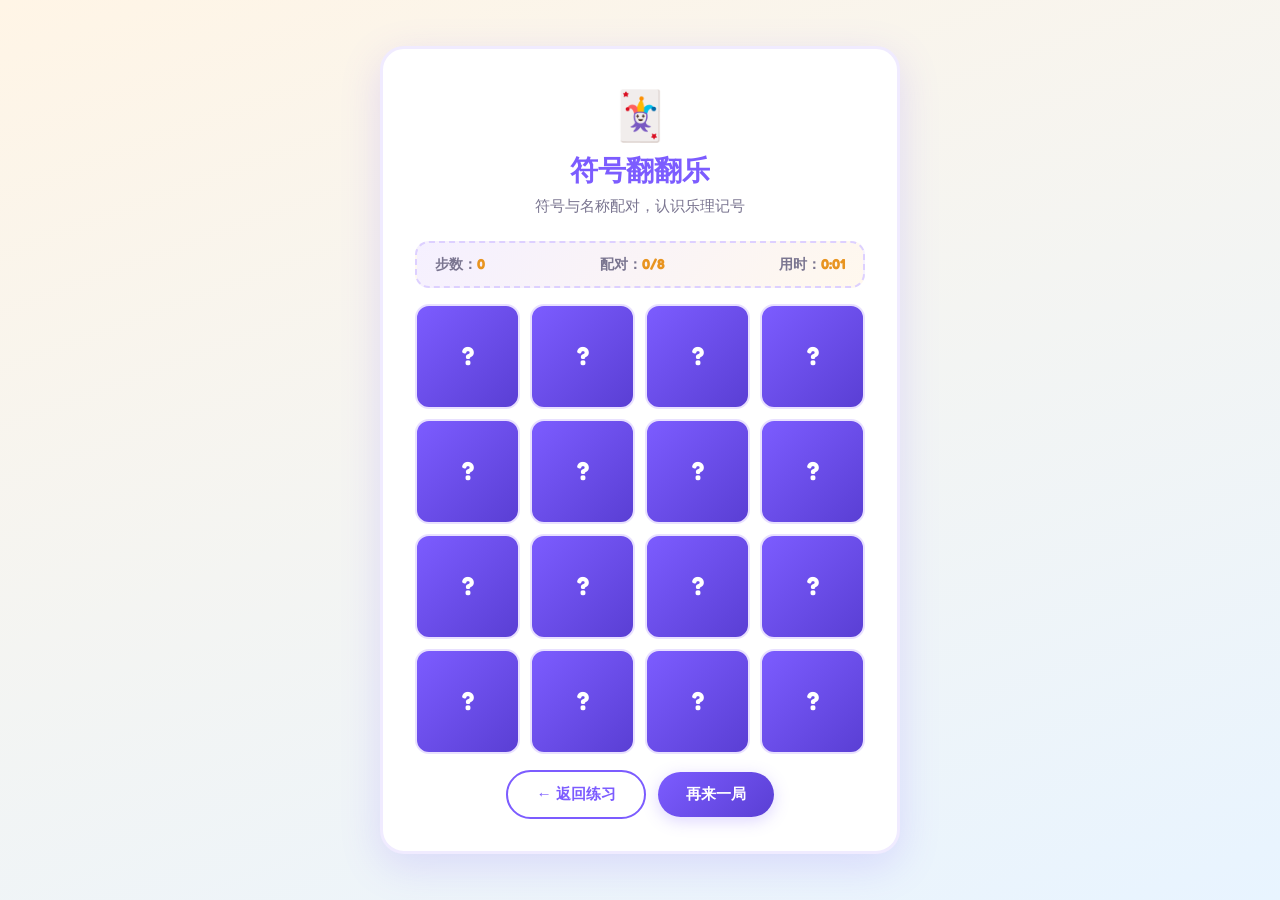
<file: modules/symbol-match/symbol-match.html>
<!DOCTYPE html>
<html lang="zh-CN">
<head>
  <meta charset="UTF-8">
  <meta name="viewport" content="width=device-width, initial-scale=1.0">
  <title>符号翻翻乐 · 乐理小达人</title>
  <link rel="preconnect" href="https://fonts.googleapis.com">
  <link rel="preconnect" href="https://fonts.gstatic.com" crossorigin>
  <link href="https://fonts.googleapis.com/css2?family=Fredoka:wght@400;500;600;700&display=swap" rel="stylesheet">
  <style>
    *, *::before, *::after { box-sizing: border-box; margin: 0; padding: 0; }
    :root {
      --bg-top: #fff5e6; --bg-bottom: #e8f4ff; --card: #ffffff;
      --primary: #7c5cff; --text: #3d3a50; --text-light: #7a7590;
      --shadow: rgba(124, 92, 255, 0.18); --radius: 24px;
    }
    body {
      min-height: 100vh; font-family: "Fredoka", "Segoe UI", sans-serif; color: var(--text);
      background: linear-gradient(160deg, var(--bg-top) 0%, var(--bg-bottom) 100%);
      display: flex; align-items: center; justify-content: center; padding: 24px 16px;
    }
    .game-container {
      width: 100%; max-width: 520px; background: var(--card); border-radius: var(--radius);
      box-shadow: 0 12px 40px var(--shadow); padding: 36px 32px 32px; border: 3px solid #f0ebff;
    }
    .header { text-align: center; margin-bottom: 24px; }
    .header-icon { font-size: 3rem; display: block; margin-bottom: 8px; }
    .header h1 { font-size: 1.75rem; font-weight: 700; color: var(--primary); }
    .header p { margin-top: 6px; font-size: 0.95rem; color: var(--text-light); }
  </style>
</head>
<body>
  <main class="game-container">
    <header class="header">
      <span class="header-icon" aria-hidden="true">🃏</span>
      <h1>符号翻翻乐</h1>
      <p>符号与名称配对，认识乐理记号</p>
    </header>
    <div id="symbolMatchRoot"></div>
  </main>
  <script src="symbol-data.js"></script>
  <script src="symbol-match.js"></script>
  <script>
    SymbolMatchModule.mount(document.getElementById("symbolMatchRoot"));
  </script>
</body>
</html>
</file>
<file: core/lesson-engine.css>
/* 通用课程引擎 · 乐理/乐器等 MCQ 课程共用 */
.le-module { max-width: 520px; margin: 0 auto; padding: 8px 0 24px; }

.le-header {
  display: flex; align-items: center; justify-content: space-between;
  margin-bottom: 16px;
}
.le-header h2 { margin: 0; font-size: 1.35rem; color: var(--primary); }

.le-back {
  font-family: inherit; font-size: 0.88rem; font-weight: 600;
  color: var(--primary); background: #f5f0ff;
  border: none; border-radius: 999px; padding: 8px 16px; cursor: pointer;
}
.le-back-inline { margin-top: 16px; }

.le-intro {
  font-size: 0.88rem; color: var(--text-light);
  line-height: 1.55; margin-bottom: 14px;
}

.le-lesson-list { display: flex; flex-direction: column; gap: 10px; }

.le-lesson-card {
  display: flex; align-items: center; gap: 12px;
  padding: 14px 16px; border-radius: 16px;
  background: #fff; border: 2px solid #f0ebff;
  cursor: pointer; text-align: left; font-family: inherit;
  transition: border-color 0.15s, transform 0.15s;
  width: 100%;
}
.le-lesson-card:hover { border-color: var(--primary); transform: translateY(-2px); }
.le-lesson-card.done { border-color: #4cd964; }

.le-lesson-emoji { font-size: 1.8rem; flex-shrink: 0; }
.le-lesson-info { flex: 1; min-width: 0; }
.le-lesson-info h3 { margin: 0 0 4px; font-size: 1.02rem; }
.le-lesson-info p { margin: 0; font-size: 0.8rem; color: var(--text-light); }

.le-badge {
  font-size: 0.75rem; font-weight: 700; color: #4cd964;
  background: #eaffea; padding: 4px 8px; border-radius: 8px;
  flex-shrink: 0;
}

.le-stage { display: none; }
.le-stage.active { display: block; }
.le-menu.hidden { display: none; }

.le-intro-panel { margin-bottom: 16px; }
.le-intro-panel h3 { font-size: 1.1rem; color: var(--primary); margin-bottom: 10px; }
.le-intro-panel.hidden { display: none; }

.le-intro-text {
  font-size: 0.88rem; color: var(--text-light); line-height: 1.6;
  background: #faf8ff; border-radius: 12px; padding: 14px;
  border: 2px solid #ece6ff; margin-bottom: 12px;
}
.le-intro-text ul { margin: 8px 0 0 18px; }
.le-intro-text li { margin-bottom: 4px; }

.le-visual {
  background: #fff; border: 2px solid #f0ebff;
  border-radius: 14px; padding: 16px; margin-bottom: 12px;
}

.le-progress { font-size: 0.82rem; color: var(--text-light); margin-bottom: 8px; }
.le-prompt { font-size: 1rem; font-weight: 600; line-height: 1.5; margin-bottom: 12px; }
.le-hint { font-size: 0.82rem; color: var(--text-light); margin-bottom: 12px; }

.le-options-gated { opacity: 0.2; pointer-events: none; min-height: 4px; }
.le-preview-gate {
  margin-bottom: 12px; padding: 12px 14px; border-radius: 12px;
  background: linear-gradient(135deg, #f5f0ff, #fff8ee);
  border: 2px dashed #ddd0ff; text-align: center;
}
.le-preview-gate p { font-size: 0.86rem; color: var(--text-light); margin-bottom: 10px; }
.le-preview-gate button {
  font-family: inherit; font-weight: 700; font-size: 0.84rem;
  padding: 8px 14px; border-radius: 999px; cursor: pointer; margin: 0 4px;
  border: 2px solid var(--primary); background: #fff; color: var(--primary);
}

.le-options {
  display: grid; grid-template-columns: 1fr 1fr; gap: 10px; margin-bottom: 12px;
}
.le-option {
  font-family: inherit; font-size: 0.92rem; font-weight: 600;
  padding: 12px 10px; border: 2.5px solid #e8e0ff; border-radius: 14px;
  background: #fff; cursor: pointer; transition: border-color 0.15s, background 0.15s;
}
.le-option:hover:not(:disabled) { border-color: var(--primary); }
.le-option:disabled { cursor: default; opacity: 0.85; }
.le-option.correct { border-color: #4cd964; background: #eaffef; color: #2a9d4e; }
.le-option.wrong { border-color: #ff6b6b; background: #ffeaea; color: #d94040; }
.le-option.reveal { border-color: #4cd964; background: #eaffef; }

.le-feedback { min-height: 1.4em; font-weight: 600; font-size: 0.92rem; }
.le-feedback.ok { color: #4cd964; }
.le-feedback.err { color: #ff6b6b; }

.le-result { text-align: center; padding: 20px 0; }
.le-result .emoji { font-size: 3rem; display: block; margin-bottom: 8px; }
.le-result h3 { color: var(--primary); margin-bottom: 8px; }
.le-result p { color: var(--text-light); margin-bottom: 6px; }

.le-actions { display: flex; flex-wrap: wrap; gap: 10px; justify-content: center; margin-top: 16px; }
.le-btn {
  font-family: inherit; font-size: 0.92rem; font-weight: 600;
  padding: 10px 20px; border-radius: 50px; cursor: pointer; border: none;
}
.le-btn-primary {
  background: linear-gradient(135deg, var(--primary), var(--primary-dark));
  color: #fff;
}
.le-btn-secondary {
  background: #fff; color: var(--primary); border: 2px solid var(--primary);
}
.le-btn-share {
  background: #fff8ee; color: #e8650a; border: 2px solid #ffc87a;
}
.le-btn-practice {
  background: linear-gradient(135deg, #e89420, #d47800);
  color: #fff;
}
</file>
<file: core/learning-path.css>
/* 学习路径 · 纵向节点 */
.lp-header {
  display: flex;
  align-items: center;
  justify-content: space-between;
  margin-bottom: 12px;
  padding: 0 4px;
}
.lp-progress-label {
  font-size: 0.85rem;
  font-weight: 700;
  color: var(--primary);
}
.lp-progress-count {
  font-size: 0.78rem;
  font-weight: 600;
  color: var(--text-light);
  background: #f5f0ff;
  padding: 4px 10px;
  border-radius: 999px;
}

.lp-track {
  display: flex;
  flex-direction: column;
  align-items: center;
  gap: 0;
  max-width: 360px;
  margin: 0 auto;
}

.lp-row { width: 100%; }

.lp-node {
  width: 100%;
  display: flex;
  align-items: center;
  gap: 12px;
  padding: 12px 14px;
  border-radius: 16px;
  border: 2.5px solid #ece6ff;
  background: #fff;
  cursor: pointer;
  font-family: inherit;
  text-align: left;
  transition: transform 0.15s, border-color 0.15s, box-shadow 0.15s;
  box-shadow: 0 2px 8px rgba(124, 92, 255, 0.06);
}
.lp-node:hover:not(:disabled) {
  transform: translateY(-2px);
  border-color: var(--primary);
  box-shadow: 0 6px 16px rgba(124, 92, 255, 0.12);
}
.lp-node.current {
  border-color: var(--accent-dark);
  background: linear-gradient(135deg, #fffaf0, #fff);
  box-shadow: 0 4px 14px rgba(232, 148, 32, 0.15);
}
.lp-node.done {
  border-color: #4cd964;
  background: linear-gradient(135deg, #f0fff4, #fff);
}
.lp-node.locked {
  opacity: 0.45;
  cursor: not-allowed;
  filter: grayscale(0.3);
}
.lp-node.practice {
  border-style: dashed;
  padding: 10px 14px;
}
.lp-node.practice .lp-emoji { font-size: 1.2rem; }

.lp-emoji {
  font-size: 1.6rem;
  flex-shrink: 0;
  width: 2.2rem;
  text-align: center;
}
.lp-body { flex: 1; min-width: 0; display: flex; flex-direction: column; gap: 2px; }
.lp-title { font-size: 0.95rem; font-weight: 700; color: var(--text); }
.lp-sub { font-size: 0.75rem; color: var(--text-light); }
.lp-spirit-hint {
  font-size: 0.68rem;
  font-weight: 600;
  color: #6b52d4;
  line-height: 1.35;
  margin-top: 1px;
}

.lp-badge {
  font-size: 0.7rem;
  font-weight: 700;
  padding: 4px 8px;
  border-radius: 8px;
  flex-shrink: 0;
  background: #eaffea;
  color: #2a9d4e;
}
.lp-badge.current {
  background: #fff0d0;
  color: #c67600;
}
.lp-badge.lock {
  background: #f0f0f0;
  color: #999;
}

.lp-connector {
  width: 4px;
  height: 14px;
  margin: 2px auto;
  border-radius: 4px;
  background: #ddd0ff;
}
.lp-connector.done { background: #4cd964; }

.lp-hint {
  font-size: 0.75rem;
  color: var(--text-light);
  text-align: center;
  margin-top: 14px;
  line-height: 1.5;
}

.lp-node.side { border-style: dotted; border-color: #b8d4ff; }
.lp-node.drill { border-style: dashed; border-color: #ffc87a; background: #fffaf5; }

/* I14 MVP：PC 宽屏加宽路径与卡片，不改手机默认 */
@media (min-width: 900px) {
  .lp-track {
    max-width: 520px;
  }
  .lp-node {
    padding: 14px 18px;
  }
  .lp-title { font-size: 1.02rem; }
  .lp-spirit-hint { font-size: 0.72rem; }
}

/* I41：路径节点完成 → 星图试练短卡 */
.lp-bridge-backdrop {
  position: fixed;
  inset: 0;
  z-index: 12000;
  display: flex;
  align-items: center;
  justify-content: center;
  padding: 20px;
  background: rgba(40, 28, 90, 0.45);
  backdrop-filter: blur(3px);
  font-family: "Fredoka", system-ui, sans-serif;
}
.lp-bridge-card {
  position: relative;
  max-width: 340px;
  width: 100%;
  padding: 22px 20px 18px;
  border-radius: 20px;
  border: 2.5px solid #ece6ff;
  background: linear-gradient(145deg, #fffaf0 0%, #fff 55%, #f8f4ff 100%);
  box-shadow: 0 14px 40px rgba(124, 92, 255, 0.22);
  text-align: center;
}
.lp-bridge-close {
  position: absolute;
  top: 8px;
  right: 10px;
  border: 0;
  background: transparent;
  font-size: 1.4rem;
  line-height: 1;
  color: #9988cc;
  cursor: pointer;
  padding: 4px 8px;
}
.lp-bridge-kicker {
  margin: 0 0 6px;
  font-size: 0.72rem;
  font-weight: 700;
  letter-spacing: 0.04em;
  color: var(--accent-dark, #c67600);
  text-transform: none;
}
.lp-bridge-title {
  margin: 0 0 10px;
  font-size: 1.15rem;
  font-weight: 700;
  color: var(--primary, #7c5cff);
}
.lp-bridge-suggest {
  margin: 0 0 18px;
  font-size: 0.88rem;
  font-weight: 600;
  color: #5a48b8;
  line-height: 1.45;
}
.lp-bridge-actions {
  display: flex;
  gap: 10px;
  justify-content: center;
  flex-wrap: wrap;
}
.lp-bridge-btn {
  border: 0;
  border-radius: 999px;
  padding: 10px 16px;
  font-family: inherit;
  font-size: 0.82rem;
  font-weight: 700;
  cursor: pointer;
  transition: transform 0.12s, box-shadow 0.12s;
}
.lp-bridge-btn.primary {
  background: linear-gradient(135deg, #ff9f3a, #e89420);
  color: #fff;
  box-shadow: 0 4px 12px rgba(232, 148, 32, 0.35);
}
.lp-bridge-btn.secondary {
  background: #f0ebff;
  color: #6b52d4;
}
.lp-bridge-btn:hover { transform: translateY(-1px); }
.lp-bridge-toast {
  position: fixed;
  bottom: 24px;
  left: 50%;
  transform: translateX(-50%) translateY(12px);
  z-index: 12001;
  padding: 10px 16px;
  border-radius: 12px;
  background: #5a48b8;
  color: #fff;
  font-family: "Fredoka", system-ui, sans-serif;
  font-size: 0.82rem;
  font-weight: 600;
  opacity: 0;
  transition: opacity 0.25s, transform 0.25s;
  pointer-events: none;
  max-width: min(92vw, 360px);
  text-align: center;
}
.lp-bridge-toast.show {
  opacity: 1;
  transform: translateX(-50%) translateY(0);
}

/* I70 正式版焦点卡 */
.lp-focus-lead {
  margin: 0 0 10px;
  font-size: 0.82rem;
  font-weight: 600;
  color: var(--text-light, #7a728f);
  text-align: center;
}
.lp-focus-card {
  max-width: 400px;
  margin: 0 auto 10px;
}
.lp-node.lp-focus-main {
  padding: 16px 16px;
  border-width: 3px;
}
.lp-focus-cta {
  display: inline-block;
  margin-top: 6px;
  font-size: 0.8rem;
  font-weight: 700;
  color: var(--accent-dark, #c97810);
}
.lp-focus-next {
  text-align: center;
  font-size: 0.8rem;
  font-weight: 600;
  color: var(--text-light, #7a728f);
  margin: 0 0 12px;
}
.lp-focus-next span {
  font-weight: 500;
  opacity: 0.8;
}
.lp-toggle-mode {
  display: block;
  margin: 4px auto 10px;
  border: 0;
  background: transparent;
  color: var(--primary, #7c5cff);
  font-family: inherit;
  font-size: 0.82rem;
  font-weight: 700;
  text-decoration: underline;
  cursor: pointer;
  padding: 6px 10px;
}
.lp-toggle-mode:hover { opacity: 0.85; }
.lp-hint code {
  font-size: 0.85em;
  background: #f5f0ff;
  padding: 1px 5px;
  border-radius: 4px;
}
</file>
<file: core/learn-onboarding.css>
/* I75 · 学路径零基础三屏 onboarding */
.ob-overlay {
  position: fixed;
  inset: 0;
  z-index: 1200;
  display: flex;
  align-items: center;
  justify-content: center;
  padding: 20px 16px;
  background: rgba(28, 25, 23, 0.55);
  backdrop-filter: blur(4px);
}
.ob-overlay[hidden] {
  display: none !important;
}
.ob-card {
  position: relative;
  width: min(420px, 100%);
  max-height: min(92vh, 640px);
  overflow: auto;
  padding: 28px 22px 22px;
  border-radius: 20px;
  background: #fff;
  color: #1c1917;
  box-shadow: 0 18px 48px rgba(28, 25, 23, 0.22);
  font-family: "Fredoka", "Segoe UI", sans-serif;
}
.ob-skip {
  position: absolute;
  top: 12px;
  right: 12px;
  border: none;
  background: transparent;
  color: #78716c;
  font: inherit;
  font-size: 0.88rem;
  font-weight: 600;
  cursor: pointer;
  padding: 6px 10px;
  border-radius: 8px;
}
.ob-skip:hover {
  color: #ea580c;
  background: #fff7ed;
}
.ob-step {
  display: none;
}
.ob-step.is-active {
  display: block;
}
.ob-kicker {
  margin: 0 0 6px;
  font-size: 0.8rem;
  font-weight: 700;
  letter-spacing: 0.04em;
  color: #a855f7;
  text-transform: uppercase;
}
.ob-card h2 {
  margin: 0 0 12px;
  font-size: 1.35rem;
  font-weight: 700;
  line-height: 1.3;
  color: #1c1917;
}
.ob-card p {
  margin: 0 0 14px;
  font-size: 1rem;
  line-height: 1.55;
  color: #44403c;
}
.ob-staff {
  margin: 8px 0 18px;
  padding: 14px 12px 10px;
  border-radius: 14px;
  background: #faf5ff;
  border: 1px solid #e9d5ff;
}
.ob-staff svg {
  display: block;
  width: 100%;
  height: auto;
}
.ob-staff-caption {
  margin: 8px 0 0;
  font-size: 0.82rem;
  color: #78716c;
  text-align: center;
}
.ob-list {
  margin: 0 0 18px;
  padding: 0 0 0 1.15em;
  font-size: 0.98rem;
  line-height: 1.55;
  color: #44403c;
}
.ob-list li {
  margin-bottom: 6px;
}
.ob-dots {
  display: flex;
  justify-content: center;
  gap: 8px;
  margin: 4px 0 16px;
}
.ob-dot {
  width: 8px;
  height: 8px;
  border-radius: 50%;
  background: #e7e5e4;
}
.ob-dot.is-on {
  background: #a855f7;
}
.ob-actions {
  display: flex;
  justify-content: flex-end;
  gap: 10px;
}
.ob-btn {
  font: inherit;
  font-weight: 700;
  border: none;
  border-radius: 999px;
  padding: 12px 20px;
  cursor: pointer;
}
.ob-btn-primary {
  background: #ea580c;
  color: #fff;
}
.ob-btn-primary:hover {
  background: #c2410c;
}
</file>
<file: modules/theory-learn/theory-learn.css>
/* 乐理入门 · 单元专属视觉（引擎样式见 core/lesson-engine.css） */

.tl-staff-demo { text-align: center; }
.tl-staff-line {
  padding: 6px 0; border-bottom: 2px solid #d4c4ff;
  font-weight: 600; font-size: 0.95rem;
}
.tl-staff-line:last-of-type { border-bottom: none; }
.tl-note.hl { color: var(--primary); }
.tl-caption { font-size: 0.78rem; color: var(--text-light); margin-top: 10px; }

.tl-interval-demo { display: flex; flex-direction: column; gap: 10px; }
.tl-pair {
  display: flex; align-items: center; gap: 8px;
  font-weight: 600; font-size: 1rem;
}
.tl-pair span:first-child, .tl-pair span:nth-child(3) {
  width: 28px; height: 28px; border-radius: 50%;
  background: #f5f0ff; display: flex; align-items: center; justify-content: center;
}
.tl-arrow { color: var(--text-light); }
.tl-label {
  margin-left: auto; font-size: 0.82rem; font-weight: 600;
  color: var(--primary); background: #f5f0ff; padding: 4px 10px; border-radius: 8px;
}

.tl-triad-demo { text-align: center; }
.tl-triad { display: flex; justify-content: center; gap: 12px; align-items: flex-end; }
.tl-root, .tl-third, .tl-fifth {
  width: 36px; border-radius: 50% 50% 4px 4px;
  display: flex; align-items: center; justify-content: center;
  font-weight: 700; color: #fff;
}
.tl-root { height: 48px; background: var(--primary); }
.tl-third { height: 64px; background: #9a7cff; }
.tl-fifth { height: 56px; background: #b89cff; }
</file>
<file: modules/instrument-intro/instrument-intro.css>
/* 乐器入门 · 扩展 LessonEngine 视觉 */
.ii-keyboard { text-align: center; margin: 12px 0; }

.ii-keys {
  display: flex;
  justify-content: center;
  gap: 2px;
  flex-wrap: wrap;
  max-width: 360px;
  margin: 0 auto;
}

.ii-w, .ii-b {
  display: inline-flex;
  align-items: center;
  justify-content: center;
  font-size: 0.72rem;
  font-weight: 700;
  border-radius: 0 0 6px 6px;
  min-width: 26px;
  height: 52px;
}

.ii-w {
  background: #fff;
  border: 2px solid #ccc;
  color: #5a3fd4;
}

.ii-b {
  background: #333;
  color: #eee;
  border: 2px solid #111;
  height: 34px;
  margin-top: 0;
  align-self: flex-start;
}

.ii-caption {
  font-size: 0.78rem;
  color: #7a7590;
  margin-top: 10px;
}

.ii-strings {
  display: flex;
  flex-direction: column;
  gap: 6px;
  max-width: 280px;
  margin: 12px auto;
}

.ii-string {
  display: flex;
  align-items: center;
  gap: 10px;
  padding: 8px 12px;
  background: #fff;
  border: 2px solid #ece6ff;
  border-radius: 10px;
  font-size: 0.9rem;
}

.ii-string.hl {
  border-color: #7c5cff;
  background: #f5f0ff;
}

.ii-string span {
  font-size: 0.75rem;
  color: #7a7590;
  min-width: 1.4em;
}

.ii-string small {
  margin-left: auto;
  font-size: 0.72rem;
  color: #7a7590;
}
</file>
<file: modules/sight-reading/sight-reading.css>
.sr-module {
  max-width: 520px;
  margin: 0 auto;
  padding: 8px 0 24px;
}

.sr-header {
  display: flex;
  align-items: center;
  justify-content: space-between;
  margin-bottom: 16px;
}

.sr-header h2 { margin: 0; font-size: 1.35rem; color: var(--primary); }

.sr-back {
  font-family: inherit; font-size: 0.88rem; font-weight: 600;
  color: var(--primary); background: var(--primary-light);
  border: none; border-radius: 999px; padding: 8px 16px; cursor: pointer;
}

.sr-intro {
  font-size: 0.88rem; color: var(--text-light);
  line-height: 1.55; margin-bottom: 14px;
}

.sr-drill-btn {
  display: block; width: 100%; margin-bottom: 14px;
  font-family: inherit; font-size: 0.92rem; font-weight: 700;
  padding: 12px 16px; border-radius: 14px; cursor: pointer;
  border: 2.5px dashed #ffc87a;
  background: linear-gradient(135deg, #fff8ee, #fff);
  color: #c67600;
  transition: transform 0.15s, border-color 0.15s;
}
.sr-drill-btn:hover { transform: translateY(-2px); border-color: #e89420; }

.sr-lesson-list { display: flex; flex-direction: column; gap: 10px; }

.sr-lesson-card {
  display: flex; align-items: center; gap: 12px;
  padding: 14px 16px; border-radius: 16px;
  background: #fff; border: 2px solid #f0ebff;
  cursor: pointer; text-align: left; font-family: inherit;
  transition: border-color 0.15s, transform 0.15s;
}

.sr-lesson-card:hover { border-color: var(--primary); transform: translateY(-2px); }
.sr-lesson-card.done { border-color: #4cd964; }

.sr-lesson-emoji { font-size: 1.8rem; }

.sr-lesson-info h3 { margin: 0 0 4px; font-size: 1.02rem; }
.sr-lesson-info p { margin: 0; font-size: 0.8rem; color: var(--text-light); }

.sr-badge {
  font-size: 0.75rem; font-weight: 700; color: #4cd964;
  background: #eaffea; padding: 4px 8px; border-radius: 8px;
}

.sr-stage { display: none; }
.sr-stage.active { display: block; }

.sr-menu.hidden { display: none; }

.sr-canvas-wrap {
  background: #fff;
  border: 2px solid #f0ebff;
  border-radius: 16px;
  padding: 8px;
  margin-bottom: 12px;
}

.sr-canvas {
  display: block;
  width: 100%;
  height: 160px;
  cursor: pointer;
  touch-action: manipulation;
}

.sr-prompt {
  font-size: 1rem;
  font-weight: 600;
  color: var(--text);
  margin-bottom: 10px;
  line-height: 1.5;
}

.sr-feedback {
  min-height: 1.4em;
  font-weight: 700;
  margin-bottom: 12px;
}

.sr-feedback.ok { color: #4cd964; }
.sr-feedback.err { color: #ff6b6b; }

.sr-progress {
  font-size: 0.82rem;
  color: var(--text-light);
  margin-bottom: 8px;
}

.sr-result {
  text-align: center;
  padding: 20px 0;
}

.sr-result .emoji { font-size: 3rem; }
.sr-result h3 { color: var(--primary); margin: 8px 0; }

.sr-actions {
  display: flex;
  flex-wrap: wrap;
  gap: 10px;
  justify-content: center;
  margin-top: 16px;
}

.sr-btn {
  font-family: inherit;
  font-size: 0.9rem;
  font-weight: 700;
  padding: 12px 20px;
  border: none;
  border-radius: 999px;
  cursor: pointer;
}

.sr-btn-primary {
  background: linear-gradient(135deg, var(--primary), var(--primary-dark));
  color: #fff;
}

.sr-btn-share {
  background: linear-gradient(135deg, #ffb347, #e89420);
  color: #fff;
}

.sr-btn-secondary {
  background: var(--primary-light);
  color: var(--primary);
}
</file>
<file: modules/rhythm-game/rhythm-game.css>
.rg-module {
  max-width: 520px;
  margin: 0 auto;
  padding: 8px 0 24px;
}

.rg-header {
  display: flex;
  align-items: center;
  justify-content: space-between;
  margin-bottom: 16px;
}

.rg-header h2 { margin: 0; font-size: 1.35rem; color: var(--primary); }

.rg-back {
  font-family: inherit; font-size: 0.88rem; font-weight: 600;
  color: var(--primary); background: var(--primary-light);
  border: none; border-radius: 999px; padding: 8px 16px; cursor: pointer;
}

.rg-back:hover { background: #e8e0ff; }

.rg-first-hint {
  margin: 0 0 10px;
  padding: 8px 12px;
  font-size: 0.88rem;
  border-radius: 8px;
  background: rgba(255, 200, 80, 0.12);
  border: 1px solid rgba(255, 200, 80, 0.35);
}

.rg-empty {
  margin: 16px 0;
  padding: 20px;
  text-align: center;
  color: var(--text-light);
  font-size: 0.9rem;
}

.rg-intro {
  font-size: 0.88rem; color: var(--text-light);
  margin-bottom: 12px; line-height: 1.5;
}

.rg-practice-toggle {
  display: flex; align-items: flex-start; gap: 10px;
  font-size: 0.85rem; color: var(--text);
  margin-bottom: 14px; padding: 10px 14px;
  background: #f8f5ff; border-radius: 12px;
  cursor: pointer; line-height: 1.45;
}

.rg-practice-toggle input {
  margin-top: 3px; accent-color: var(--primary);
  width: 16px; height: 16px; flex-shrink: 0;
}

.rg-level-list { display: flex; flex-direction: column; gap: 12px; }

.rg-level-card {
  display: flex; align-items: center; gap: 14px;
  padding: 14px 16px; border-radius: 16px;
  background: #fff; border: 2px solid #f0ebff;
  cursor: pointer; text-align: left; font-family: inherit;
  transition: border-color 0.15s, transform 0.15s;
}

.rg-level-card:hover {
  border-color: var(--primary);
  transform: translateY(-2px);
}

.rg-level-emoji { font-size: 2rem; flex-shrink: 0; }

.rg-level-info { flex: 1; min-width: 0; }

.rg-level-info h3 { margin: 0 0 4px; font-size: 1.05rem; color: var(--text); }

.rg-level-info p { margin: 0; font-size: 0.82rem; color: var(--text-light); }

.rg-level-grade {
  font-size: 1.1rem; font-weight: 800; color: var(--accent);
  min-width: 28px; text-align: center;
}

.rg-play {
  display: none;
  flex-direction: column;
  align-items: center;
  gap: 12px;
}

.rg-play.active { display: flex; }

.rg-menu.hidden { display: none; }

.rg-bpm {
  font-size: 0.85rem; color: var(--text-light); font-weight: 600;
}

.rg-beat-bar {
  display: flex; gap: 6px; justify-content: center;
  flex-wrap: wrap; max-width: 320px; min-height: 28px;
}

.rg-beat-dot {
  width: 10px; height: 10px; border-radius: 50%;
  background: #e0daf0; transition: background 0.15s, transform 0.15s;
}

.rg-beat-dot.upcoming { background: var(--primary-light); }
.rg-beat-dot.perfect { background: #4cd964; transform: scale(1.2); }
.rg-beat-dot.good { background: #ffb347; }
.rg-beat-dot.miss { background: #ff6b6b; }

.rg-stage {
  position: relative;
  width: min(100%, 280px);
  aspect-ratio: 1;
  border-radius: 24px;
  background: linear-gradient(160deg, #fff5e6 0%, #f0ebff 100%);
  border: 3px solid #f0ebff;
  display: flex;
  align-items: center;
  justify-content: center;
  user-select: none;
  touch-action: manipulation;
}

.rg-mascot {
  font-size: 4.5rem;
  transition: transform 0.08s ease-out;
  pointer-events: none;
}

.rg-stage.pulse {
  border-color: var(--primary);
  box-shadow: 0 0 0 6px rgba(124, 92, 255, 0.25);
}

.rg-beat-dot.next {
  background: var(--primary);
  transform: scale(1.35);
  box-shadow: 0 0 8px rgba(124, 92, 255, 0.5);
}
.rg-mascot.hit { transform: scale(1.15); }
.rg-mascot.miss { transform: scale(0.9) rotate(-8deg); }

.rg-countdown {
  position: absolute; inset: 0;
  display: flex; align-items: center; justify-content: center;
  font-size: 4rem; font-weight: 800; color: var(--primary);
  background: rgba(255,255,255,0.75);
  border-radius: 21px;
}

.rg-countdown.hidden { display: none; }

.rg-judge {
  font-size: 1.25rem; font-weight: 800; min-height: 1.6em;
  color: var(--primary);
}

.rg-judge.perfect { color: #e89420; }
.rg-judge.good { color: #4cd964; }
.rg-judge.miss { color: #ff6b6b; }

.rg-hud {
  display: flex; gap: 20px; font-size: 0.9rem; font-weight: 700;
  color: var(--text-light);
}

.rg-tap-hint {
  font-size: 0.82rem; color: var(--text-light);
  text-align: center;
}

.rg-result {
  text-align: center; padding: 16px 0;
}

.rg-lesson-intro {
  text-align: center; padding: 16px 8px 24px;
}
.rg-intro-emoji { font-size: 3rem; display: block; margin-bottom: 8px; }
.rg-lesson-intro h3 { color: var(--primary); margin: 0 0 6px; }
.rg-intro-sub { font-size: 0.85rem; color: var(--text-light); margin-bottom: 14px; }
.rg-intro-body {
  text-align: left; font-size: 0.88rem; color: var(--text-light); line-height: 1.6;
  background: #faf8ff; border: 2px solid #ece6ff; border-radius: 14px;
  padding: 14px 16px; margin-bottom: 18px;
}
.rg-intro-body ul { margin: 8px 0 0 18px; }
.rg-intro-body li { margin-bottom: 4px; }

.rg-result { text-align: center; padding: 16px 0; }
.rg-result .emoji { font-size: 3rem; display: block; margin-bottom: 8px; }

.rg-result h3 { margin: 0 0 8px; color: var(--primary); font-size: 1.3rem; }

.rg-result p { color: var(--text-light); margin: 0 0 16px; line-height: 1.6; }

.rg-actions { display: flex; flex-wrap: wrap; gap: 10px; justify-content: center; }

.rg-btn {
  font-family: inherit; font-size: 0.92rem; font-weight: 700;
  padding: 12px 22px; border: none; border-radius: 999px; cursor: pointer;
}

.rg-btn-primary {
  background: linear-gradient(135deg, var(--primary), var(--primary-dark));
  color: #fff;
}

.rg-btn-secondary {
  background: var(--primary-light); color: var(--primary);
}

.rg-btn-share {
  background: linear-gradient(135deg, #ffb347, #e89420);
  color: #fff;
}
</file>
<file: modules/perform/perform.css>
/* 演奏练习模块 · 与主站主题一致 */
.pf-module {
  width: 100%;
  font-family: "Fredoka", "Segoe UI", sans-serif;
}

.pf-instrument-tabs {
  display: flex;
  gap: 8px;
  margin-bottom: 16px;
  flex-wrap: wrap;
  justify-content: center;
}

/* 双端 UX：点触类控件去掉移动端 300ms 延迟与双击缩放，点按即响 */
.pf-tab,
.pf-toggle,
.pf-chord-btn,
.pf-drum-pad,
.pf-key-white,
.pf-key-black {
  touch-action: manipulation;
}

.pf-tab {
  font-family: inherit;
  font-size: 0.82rem;
  font-weight: 600;
  padding: 10px 12px;
  border: 2.5px solid #e8e0ff;
  border-radius: 50px;
  background: #fff;
  color: #3d3a50;
  cursor: pointer;
  transition: transform 0.15s, border-color 0.15s, background 0.15s, color 0.15s;
  flex: 1;
  min-width: 88px;
  text-align: center;
}

.pf-tab:hover { transform: scale(1.03); border-color: #7c5cff; }
.pf-tab.active {
  background: linear-gradient(135deg, #7c5cff, #5a3fd4);
  border-color: #5a3fd4;
  color: #fff;
  box-shadow: 0 4px 14px rgba(124, 92, 255, 0.25);
}

.pf-info-bar {
  background: linear-gradient(135deg, #f5f0ff, #fff8ee);
  border: 2px dashed #ddd0ff;
  border-radius: 14px;
  padding: 14px 18px;
  margin-bottom: 16px;
  text-align: center;
}

.pf-info-mode {
  font-size: 0.75rem;
  font-weight: 600;
  color: #7c5cff;
  letter-spacing: 0.04em;
  margin-bottom: 6px;
}

.pf-info-main {
  font-size: 1.15rem;
  font-weight: 700;
  color: #3d3a50;
  margin-bottom: 4px;
}

.pf-info-sub {
  font-size: 0.85rem;
  color: #7a7590;
}

.pf-source-badge {
  margin-top: 10px;
  display: inline-flex;
  align-items: center;
  padding: 6px 12px;
  border-radius: 999px;
  font-size: 0.78rem;
  font-weight: 600;
  letter-spacing: 0.02em;
  border: 1.5px solid transparent;
}
.pf-source-badge.loading {
  color: #7a7590;
  background: #f3f1fa;
  border-color: #ddd6f3;
}
.pf-source-badge.ok {
  color: #2f6b3a;
  background: #e8f7ec;
  border-color: #9fd5ab;
}
.pf-source-badge.fallback {
  color: #8a5a12;
  background: #fff4e0;
  border-color: #f0c97a;
}

.pf-info-feedback {
  margin-top: 8px;
  font-size: 0.9rem;
  font-weight: 600;
  color: #e89420;
  min-height: 1.2em;
}

.pf-panel { display: none; }
.pf-panel.active { display: block; }

.pf-guide {
  display: flex;
  align-items: flex-start;
  gap: 10px;
  margin-bottom: 12px;
  padding: 12px 14px;
  background: linear-gradient(135deg, #f5f0ff 0%, #fff5e8 100%);
  border: 2px solid #c9b8ff;
  border-radius: 12px;
  box-shadow: 0 3px 12px rgba(124, 92, 255, 0.12);
}

.pf-guide.hidden { display: none; }

.pf-guide-inner {
  flex: 1;
  min-width: 0;
  text-align: left;
}

.pf-guide-tip {
  margin: 0 0 6px;
  font-size: 0.82rem;
  font-weight: 600;
  color: #5a3fd4;
  line-height: 1.45;
}

.pf-guide-tip strong {
  color: #e89420;
  letter-spacing: 0.06em;
}

.pf-guide-tip kbd {
  display: inline-block;
  font-family: inherit;
  font-size: 0.75rem;
  font-weight: 700;
  padding: 2px 7px;
  border-radius: 6px;
  background: #fff;
  border: 1.5px solid #ddd0ff;
  color: #3d3a50;
  margin: 0 2px;
}

.pf-guide-task {
  margin: 0;
  font-size: 0.9rem;
  font-weight: 700;
  color: #3d3a50;
  line-height: 1.4;
}

.pf-guide-close {
  flex-shrink: 0;
  font-family: inherit;
  width: 28px;
  height: 28px;
  border: none;
  border-radius: 50%;
  background: rgba(124, 92, 255, 0.12);
  color: #5a3fd4;
  font-size: 1.15rem;
  line-height: 1;
  cursor: pointer;
  transition: background 0.15s, transform 0.15s;
}

.pf-guide-close:hover {
  background: rgba(124, 92, 255, 0.22);
  transform: scale(1.08);
}

.pf-guide-replay {
  display: block;
  margin: -4px auto 10px;
  padding: 0;
  border: none;
  background: none;
  font-family: inherit;
  font-size: 0.78rem;
  font-weight: 600;
  color: #7c5cff;
  cursor: pointer;
  text-decoration: underline;
  text-underline-offset: 3px;
}

.pf-guide-replay.hidden { display: none; }

.pf-guide-replay:hover { color: #e89420; }

/* ── 钢琴 ── */
.pf-piano-toolbar {
  display: flex;
  flex-wrap: wrap;
  align-items: center;
  justify-content: center;
  gap: 12px;
  margin-bottom: 14px;
}

.pf-piano-controls {
  display: flex;
  align-items: center;
  justify-content: center;
  gap: 12px;
}

.pf-task-box {
  display: flex;
  align-items: center;
  justify-content: space-between;
  gap: 12px;
  flex-wrap: wrap;
  background: linear-gradient(135deg, #fff5e8, #fff);
  border: 2px solid #ffd699;
  border-radius: 12px;
  padding: 12px 16px;
  margin-bottom: 14px;
}

.pf-task-box.hidden { display: none; }

.pf-task-banner {
  font-size: 1.05rem;
  font-weight: 700;
  color: #3d3a50;
}

.pf-task-score {
  font-size: 0.9rem;
  color: #7a7590;
  font-weight: 600;
}

.pf-task-score strong {
  font-size: 1.15rem;
  color: #e89420;
}

.pf-oct-btn {
  font-family: inherit;
  width: 36px;
  height: 36px;
  border: 2px solid #7c5cff;
  border-radius: 50%;
  background: #fff;
  color: #7c5cff;
  font-size: 1.2rem;
  font-weight: 700;
  cursor: pointer;
  transition: transform 0.15s, background 0.15s;
}

.pf-oct-btn:hover:not(:disabled) {
  transform: scale(1.08);
  background: #f5f0ff;
}

.pf-oct-btn:disabled { opacity: 0.35; cursor: default; }

.pf-oct-label {
  font-size: 0.85rem;
  font-weight: 600;
  color: #3d3a50;
  min-width: 140px;
  text-align: center;
}

.pf-keyboard {
  position: relative;
  height: 140px;
  margin: 0 auto 12px;
  max-width: 480px;
  user-select: none;
}

.pf-keys-black {
  position: absolute;
  top: 0;
  left: 0;
  right: 0;
  height: 58%;
  z-index: 2;
  pointer-events: none;
}

.pf-keys-black .pf-key-black {
  pointer-events: auto;
}

.pf-keys-white {
  display: flex;
  height: 100%;
  gap: 2px;
}

.pf-key-white {
  flex: 1;
  background: #fff;
  border: 2px solid #ccc;
  border-radius: 0 0 8px 8px;
  cursor: pointer;
  display: flex;
  flex-direction: column;
  align-items: center;
  justify-content: flex-end;
  padding-bottom: 8px;
  transition: transform 0.1s, background 0.1s;
  position: relative;
  z-index: 1;
}

.pf-key-white:hover { transform: scaleY(1.02); background: #faf8ff; }
.pf-key-white.active { background: #e8deff; transform: scaleY(0.98); border-color: #7c5cff; }

.pf-key-black {
  position: absolute;
  width: 8%;
  height: 58%;
  background: #333;
  border: 2px solid #111;
  border-radius: 0 0 6px 6px;
  cursor: pointer;
  z-index: 2;
  display: flex;
  align-items: flex-end;
  justify-content: center;
  padding-bottom: 4px;
  transition: transform 0.1s, background 0.1s;
}

.pf-key-black:hover { transform: scale(1.05); background: #444; }
.pf-key-black.active { background: #7c5cff; border-color: #5a3fd4; transform: scale(0.96); }

.pf-key-label {
  font-size: 0.65rem;
  font-weight: 600;
  color: #7a7590;
}

.pf-key-black .pf-key-label { color: #ccc; font-size: 0.55rem; }

.pf-key-note {
  font-size: 0.7rem;
  font-weight: 700;
  color: #5a3fd4;
  margin-bottom: 2px;
}

.pf-key-black .pf-key-note { color: #e8deff; }

.pf-hint {
  text-align: center;
  font-size: 0.78rem;
  color: #7a7590;
  line-height: 1.5;
}

/* ── 吉他 · 横向琴颈指板 ── */
.pf-guitar-neck {
  background: linear-gradient(180deg, #3d3528 0%, #2a241c 100%);
  border: 3px solid #1f1a14;
  border-radius: 16px;
  padding: 12px 10px 14px;
  margin-bottom: 14px;
  box-shadow: inset 0 1px 0 rgba(255, 255, 255, 0.08), 0 6px 18px rgba(45, 35, 25, 0.35);
}

.pf-guitar-neck h4 {
  font-size: 0.82rem;
  font-weight: 600;
  color: #e8dcc8;
  margin: 0 0 10px;
  text-align: center;
  letter-spacing: 0.03em;
}

.pf-fretboard {
  --pf-neck-label: 46px;
  --pf-fret-min: 54px;
  touch-action: pan-x;
  display: flex;
  flex-direction: column;
  gap: 0;
  overflow-x: auto;
  -webkit-overflow-scrolling: touch;
  background: linear-gradient(
    180deg,
    #d4b896 0%,
    #b8926a 18%,
    #a67c52 42%,
    #9a7048 50%,
    #a67c52 58%,
    #b8926a 82%,
    #c9a67a 100%
  );
  border-radius: 4px 14px 14px 4px;
  border: 2px solid #6b5340;
  box-shadow:
    inset 0 2px 8px rgba(0, 0, 0, 0.12),
    inset 0 -2px 6px rgba(255, 255, 255, 0.12);
  padding: 6px 10px 8px 0;
}

.pf-fret-head,
.pf-fret-row {
  display: grid;
  grid-template-columns: var(--pf-neck-label) repeat(6, minmax(var(--pf-fret-min), 1fr));
  align-items: stretch;
  min-width: min(100%, calc(var(--pf-neck-label) + 6 * var(--pf-fret-min)));
}

.pf-fret-head {
  margin-bottom: 2px;
  padding-bottom: 4px;
  border-bottom: 1px solid rgba(60, 45, 30, 0.25);
}

.pf-fret-row {
  position: relative;
  min-height: 46px;
}

.pf-fret-row::after {
  content: "";
  position: absolute;
  left: var(--pf-neck-label);
  right: 4px;
  top: 50%;
  transform: translateY(-50%);
  height: 1.5px;
  background: linear-gradient(90deg, #5a5a5a 0%, #d8d8d8 35%, #f0f0f0 50%, #d8d8d8 65%, #5a5a5a 100%);
  pointer-events: none;
  z-index: 0;
  opacity: 0.85;
}

.pf-fret-row:nth-child(2)::after,
.pf-fret-row:nth-child(3)::after { height: 2.5px; opacity: 0.9; }
.pf-fret-row:nth-child(4)::after { height: 2px; }
.pf-fret-row:nth-child(5)::after,
.pf-fret-row:nth-child(6)::after { height: 1.5px; }
.pf-fret-row:nth-child(7)::after { height: 1px; opacity: 0.75; }

.pf-fret-corner {
  font-size: 0.62rem;
  font-weight: 700;
  color: rgba(255, 248, 235, 0.75);
  display: flex;
  align-items: flex-end;
  justify-content: center;
  padding-bottom: 2px;
}

.pf-fret-string-label {
  display: flex;
  flex-direction: column;
  align-items: center;
  justify-content: center;
  gap: 1px;
  padding: 4px 2px;
  z-index: 1;
  text-shadow: 0 1px 2px rgba(0, 0, 0, 0.35);
}

.pf-fret-str-num {
  font-size: 0.58rem;
  font-weight: 700;
  color: rgba(255, 248, 235, 0.65);
  line-height: 1;
}

.pf-fret-str-name {
  font-size: 0.95rem;
  font-weight: 800;
  color: #fff8eb;
  line-height: 1;
}

.pf-fret-nut,
.pf-fret-num {
  font-size: 0.65rem;
  font-weight: 700;
  color: rgba(45, 35, 25, 0.75);
  text-align: center;
  padding: 2px 0 0;
  z-index: 1;
}

.pf-fret-cell {
  font-family: inherit;
  position: relative;
  z-index: 1;
  min-height: 44px;
  margin: 0;
  padding: 0;
  border: none;
  border-radius: 0;
  border-right: 2px solid rgba(235, 228, 215, 0.92);
  box-shadow: inset 1px 0 0 rgba(255, 255, 255, 0.35);
  background: transparent;
  cursor: pointer;
  display: flex;
  align-items: center;
  justify-content: center;
  transition: background 0.12s, box-shadow 0.12s;
}

.pf-fret-cell.open {
  border-right: 3px solid #f2ebe0;
  box-shadow:
    inset 5px 0 0 #e8dfd2,
    inset 6px 0 0 rgba(255, 255, 255, 0.45),
    1px 0 0 rgba(255, 255, 255, 0.25);
  background: linear-gradient(90deg, rgba(255, 255, 255, 0.22) 0%, transparent 45%);
}

.pf-fret-cell:hover {
  background: rgba(124, 92, 255, 0.14);
  box-shadow: inset 0 0 0 2px rgba(124, 92, 255, 0.35), inset 1px 0 0 rgba(255, 255, 255, 0.35);
}

.pf-fret-cell.active {
  background: rgba(232, 148, 32, 0.28);
  box-shadow: inset 0 0 0 2px rgba(232, 148, 32, 0.55), inset 1px 0 0 rgba(255, 255, 255, 0.35);
}

.pf-fret-note {
  font-size: 0.68rem;
  font-weight: 800;
  color: #fff8eb;
  text-shadow: 0 1px 3px rgba(0, 0, 0, 0.45);
}

.pf-fret-dot {
  width: 7px;
  height: 7px;
  border-radius: 50%;
  background: radial-gradient(circle at 35% 30%, #fff 0%, #c4a574 55%, #7a6040 100%);
  opacity: 0.55;
  box-shadow: 0 1px 2px rgba(0, 0, 0, 0.25);
}

.pf-fret-cell:hover .pf-fret-dot { opacity: 0.95; }

.pf-chord-grid {
  display: grid;
  grid-template-columns: repeat(3, 1fr);
  gap: 10px;
  margin-bottom: 14px;
}

.pf-chord-btn {
  font-family: inherit;
  font-size: 0.9rem;
  font-weight: 700;
  padding: 14px 8px;
  border: 2.5px solid #e8e0ff;
  border-radius: 14px;
  background: #fff;
  color: #3d3a50;
  cursor: pointer;
  transition: transform 0.15s, border-color 0.15s, box-shadow 0.15s;
}

.pf-chord-btn:hover {
  transform: scale(1.04);
  border-color: #7c5cff;
  box-shadow: 0 4px 12px rgba(124, 92, 255, 0.18);
}

.pf-chord-btn.active {
  background: #e8deff;
  border-color: #7c5cff;
  transform: scale(0.97);
}

.pf-chord-btn.pf-chord-jam-target {
  background: linear-gradient(135deg, #fff5e8, #ffe8cc);
  border-color: #e89420;
  box-shadow: 0 0 0 3px rgba(232, 148, 32, 0.35), 0 4px 14px rgba(232, 148, 32, 0.22);
  animation: pf-jam-pulse 1.4s ease-in-out infinite;
}

@keyframes pf-jam-pulse {
  0%, 100% { box-shadow: 0 0 0 3px rgba(232, 148, 32, 0.35), 0 4px 14px rgba(232, 148, 32, 0.22); }
  50% { box-shadow: 0 0 0 5px rgba(232, 148, 32, 0.45), 0 6px 18px rgba(232, 148, 32, 0.28); }
}

.pf-jam-start {
  display: block;
  width: 100%;
  max-width: 280px;
  margin: 0 auto 12px;
  font-family: inherit;
  font-size: 0.88rem;
  font-weight: 700;
  padding: 10px 18px;
  border: 2.5px solid #e89420;
  border-radius: 50px;
  background: linear-gradient(135deg, #fff8ee, #fff);
  color: #b56a08;
  cursor: pointer;
  transition: transform 0.15s, box-shadow 0.15s;
}

.pf-jam-start:hover {
  transform: scale(1.02);
  box-shadow: 0 4px 14px rgba(232, 148, 32, 0.2);
}

.pf-jam-start.hidden { display: none; }

.pf-jam {
  display: flex;
  flex-wrap: wrap;
  align-items: center;
  justify-content: center;
  gap: 10px 14px;
  margin-bottom: 12px;
  padding: 12px 16px;
  background: linear-gradient(135deg, #fff5e8 0%, #f5f0ff 100%);
  border: 2px solid #ffd699;
  border-radius: 14px;
}

.pf-jam.hidden { display: none; }

.pf-jam-label {
  font-size: 0.78rem;
  font-weight: 600;
  color: #7a7590;
}

.pf-jam-target {
  font-size: 1.25rem;
  font-weight: 700;
  color: #e89420;
  min-width: 2.5em;
  text-align: center;
}

.pf-jam-progress {
  font-size: 0.85rem;
  font-weight: 700;
  color: #5a3fd4;
  padding: 4px 10px;
  border-radius: 999px;
  background: rgba(124, 92, 255, 0.1);
}

.pf-jam-aside {
  flex-basis: 100%;
  text-align: center;
  font-size: 0.72rem;
  font-weight: 600;
  color: #9a9588;
}

.pf-jam-exit {
  font-family: inherit;
  font-size: 0.78rem;
  font-weight: 600;
  padding: 6px 12px;
  border: 1.5px solid #ddd0ff;
  border-radius: 999px;
  background: #fff;
  color: #7c5cff;
  cursor: pointer;
  margin-left: auto;
}

.pf-jam-exit:hover {
  background: #f5f0ff;
  border-color: #7c5cff;
}

.pf-jam-toast {
  text-align: center;
  font-size: 0.88rem;
  font-weight: 700;
  color: #2f6b3a;
  background: #e8f7ec;
  border: 1.5px solid #9fd5ab;
  border-radius: 12px;
  padding: 10px 14px;
  margin-bottom: 10px;
}

.pf-jam-toast.hidden { display: none; }

.pf-chord-btn kbd {
  display: block;
  font-size: 0.7rem;
  color: #7a7590;
  font-weight: 500;
  margin-top: 4px;
}

.pf-toggle-row {
  display: flex;
  align-items: center;
  justify-content: center;
  gap: 10px;
  margin-bottom: 12px;
}

.pf-toggle {
  font-family: inherit;
  font-size: 0.85rem;
  font-weight: 600;
  padding: 8px 18px;
  border: 2px solid #e8e0ff;
  border-radius: 50px;
  background: #fff;
  color: #7a7590;
  cursor: pointer;
  transition: transform 0.15s, background 0.15s, color 0.15s;
}

.pf-toggle:hover { transform: scale(1.03); }
.pf-toggle.on {
  background: linear-gradient(135deg, #ffb347, #e89420);
  border-color: #e89420;
  color: #fff;
}

/* ── 架子鼓 · 舞台俯视（I45 实体感） ── */
.pf-drum-kit {
  display: grid;
  grid-template-columns: 1fr 1fr 1.1fr 1fr 1fr;
  grid-template-rows: auto auto auto auto;
  gap: 12px 10px;
  max-width: 460px;
  margin: 0 auto 14px;
  padding: 16px 14px 18px;
  background:
    radial-gradient(ellipse at 50% 88%, rgba(40, 28, 18, 0.55) 0%, transparent 55%),
    linear-gradient(180deg, #3a3228 0%, #2a241c 40%, #1e1914 100%);
  border-radius: 18px;
  border: 2px solid #5a4a38;
  box-shadow:
    inset 0 1px 0 rgba(255, 240, 210, 0.08),
    0 8px 24px rgba(30, 20, 10, 0.35);
  position: relative;
}

.pf-drum-kit::before {
  content: "";
  position: absolute;
  left: 12%;
  right: 12%;
  bottom: 10%;
  height: 28%;
  background: linear-gradient(180deg, transparent, rgba(0, 0, 0, 0.28));
  border-radius: 50%;
  pointer-events: none;
  z-index: 0;
}

.pf-drum-pad {
  font-family: inherit;
  border: 3px solid #c8c0b0;
  border-radius: 50%;
  cursor: pointer;
  display: flex;
  flex-direction: column;
  align-items: center;
  justify-content: center;
  color: #2a241c;
  font-weight: 700;
  font-size: 0.72rem;
  position: relative;
  z-index: 1;
  overflow: hidden;
  transition: transform 0.12s;
  box-shadow:
    inset 0 2px 4px rgba(255, 255, 255, 0.35),
    inset 0 -6px 14px rgba(0, 0, 0, 0.28),
    0 4px 10px rgba(0, 0, 0, 0.28);
  min-height: 64px;
  text-shadow: 0 1px 0 rgba(255, 255, 255, 0.25);
}

.pf-drum-pos-crash { grid-column: 1; grid-row: 1; aspect-ratio: 1; max-width: 72px; justify-self: start; }
.pf-drum-pos-ride { grid-column: 5; grid-row: 1; aspect-ratio: 1; max-width: 72px; justify-self: end; }
.pf-drum-pos-hihat-cl { grid-column: 1; grid-row: 2; aspect-ratio: 1; max-width: 68px; }
.pf-drum-pos-tom-hi { grid-column: 3; grid-row: 2; aspect-ratio: 1; max-width: 76px; justify-self: center; }
.pf-drum-pos-hihat-op { grid-column: 5; grid-row: 2; aspect-ratio: 1; max-width: 68px; justify-self: end; }
.pf-drum-pos-tom-mid { grid-column: 2; grid-row: 3; aspect-ratio: 1; max-width: 72px; justify-self: end; }
.pf-drum-pos-snare { grid-column: 4; grid-row: 3; aspect-ratio: 1; max-width: 80px; justify-self: start; }
.pf-drum-pos-tom-floor { grid-column: 2; grid-row: 4; aspect-ratio: 1; max-width: 78px; justify-self: end; }
.pf-drum-pos-kick {
  grid-column: 2 / 5;
  grid-row: 4;
  border-radius: 48% 48% 46% 46%;
  min-height: 82px;
  aspect-ratio: 1.4;
  justify-self: center;
  align-self: end;
  font-size: 0.8rem;
  border-width: 4px;
  border-color: #d4ccc0;
}

.pf-drum-pad:hover { transform: scale(1.05); }
.pf-drum-pad.hit { transform: scale(0.93); }

.pf-drum-pad.pf-drum-jam-target {
  box-shadow:
    0 0 0 4px rgba(232, 180, 80, 0.65),
    0 0 22px rgba(232, 160, 60, 0.4),
    inset 0 2px 4px rgba(255, 255, 255, 0.35);
  animation: pf-jam-pulse 1.4s ease-in-out infinite;
  z-index: 2;
}

.pf-drum-pad kbd {
  font-size: 0.66rem;
  opacity: 0.8;
  margin-top: 3px;
  font-weight: 600;
  color: inherit;
}

.pf-drum-pad::after {
  content: "";
  position: absolute;
  inset: 0;
  border-radius: inherit;
  background: radial-gradient(circle, rgba(255,255,255,0.5) 0%, transparent 65%);
  opacity: 0;
  transform: scale(0.3);
  pointer-events: none;
}

.pf-drum-pad.ripple::after {
  animation: pf-ripple 0.45s ease-out;
}

@keyframes pf-ripple {
  0%   { opacity: 1; transform: scale(0.3); }
  100% { opacity: 0; transform: scale(1.4); }
}

/* 鼓皮 / 镲片材质 */
.pf-drum-kick {
  background:
    radial-gradient(circle at 42% 32%, #f5f0e6 0%, #e0d8c8 38%, #c4b8a4 72%, #8a7a66 100%);
  color: #3d3428;
}
.pf-drum-snare {
  background:
    radial-gradient(circle at 40% 30%, #fffdf8 0%, #f0ebe0 45%, #d8d0c0 80%, #a89880 100%);
  border-color: #b8b0a0;
  color: #3d3a50;
}
.pf-drum-hihat,
.pf-drum-hihat_open,
.pf-drum-crash,
.pf-drum-ride {
  border-color: #c9a86c;
  color: #4a3a18;
  box-shadow:
    inset 0 2px 6px rgba(255, 240, 180, 0.45),
    inset 0 -4px 10px rgba(80, 50, 10, 0.25),
    0 3px 8px rgba(0, 0, 0, 0.25);
}
.pf-drum-hihat {
  background: radial-gradient(circle at 35% 28%, #fff4c8 0%, #e8c878 40%, #c9a040 75%, #8a6a20 100%);
}
.pf-drum-hihat_open {
  background: radial-gradient(circle at 35% 28%, #fff8d8 0%, #f0d890 38%, #d4b050 70%, #9a7828 100%);
}
.pf-drum-crash {
  background: radial-gradient(circle at 38% 30%, #ffe8b0 0%, #e8b860 42%, #c99030 78%, #8a6018 100%);
}
.pf-drum-ride {
  background: radial-gradient(circle at 38% 30%, #fff0c0 0%, #e0c070 40%, #b89038 76%, #7a5a18 100%);
}
.pf-drum-tom_hi,
.pf-drum-tom_mid,
.pf-drum-tom_floor {
  border-color: #a89070;
  color: #2a2010;
}
.pf-drum-tom_hi {
  background: radial-gradient(circle at 38% 30%, #f8e8d0 0%, #e0b888 40%, #c47840 75%, #7a4820 100%);
}
.pf-drum-tom_mid {
  background: radial-gradient(circle at 38% 30%, #f0dcc0 0%, #d4a070 42%, #b06030 76%, #6a3818 100%);
}
.pf-drum-tom_floor {
  background: radial-gradient(circle at 38% 30%, #e8d0b0 0%, #c88858 42%, #984828 78%, #5a2810 100%);
}

.pf-actions {
  text-align: center;
  margin-top: 8px;
}

.pf-back-btn {
  font-family: inherit;
  font-size: 0.95rem;
  font-weight: 700;
  color: #7c5cff;
  background: #fff;
  border: 2px solid #7c5cff;
  border-radius: 50px;
  padding: 12px 28px;
  cursor: pointer;
  transition: transform 0.15s, background 0.15s;
}

.pf-back-btn:hover {
  transform: translateY(-2px);
  background: #f5f0ff;
}

.pf-back-btn.hidden { display: none; }

.pf-pattern-row {
  flex-wrap: wrap;
  align-items: center;
  gap: 6px;
}
.pf-stroke-tap {
  background: linear-gradient(135deg, #ffe0a8, #f0a840) !important;
  border-color: #d4880a !important;
  color: #4a2a00 !important;
  font-weight: 800 !important;
  min-height: 40px;
  padding-inline: 14px !important;
}
.pf-stroke-tap:active {
  transform: scale(0.96);
}
@media (max-width: 560px) {
  .pf-stroke-tap {
    flex: 1 1 100%;
    min-height: 48px;
    font-size: 1.05rem !important;
  }
  .pf-pattern-row .pf-toggle {
    min-height: 40px;
  }
}

/* I52 和弦扫弦模式 */
.pf-strum-hint {
  text-align: center;
  font-size: 0.78rem;
  font-weight: 700;
  color: #ffe8b8;
  background: rgba(232, 148, 12, 0.22);
  border: 1px solid rgba(255, 200, 120, 0.4);
  border-radius: 10px;
  padding: 6px 10px;
  margin-bottom: 8px;
  letter-spacing: 0.03em;
}
.pf-strum-hint.hidden { display: none; }
.pf-fretboard.strum-mode {
  position: relative;
  cursor: ns-resize;
  touch-action: none;
  box-shadow: inset 0 0 0 2px rgba(232, 148, 12, 0.55);
}
.pf-fretboard.strum-mode .pf-fret-cell {
  opacity: 0.45;
  pointer-events: none;
  filter: grayscale(0.35);
}
.pf-fretboard.strum-mode .pf-fret-string-label {
  opacity: 0.7;
}
.pf-chord-btn.selected-chord {
  background: linear-gradient(135deg, #ffd98a, #f0a840) !important;
  border-color: #e8940c !important;
  color: #5a2e00 !important;
  box-shadow: 0 0 0 2px rgba(232, 148, 12, 0.5);
}

/* I57 引导目标高亮 */
.pf-fret-cell.pf-guide-target,
.pf-chord-btn.pf-guide-target {
  outline: 3px solid #ffb020;
  outline-offset: 2px;
  box-shadow: 0 0 0 4px rgba(255, 176, 32, 0.35) !important;
  opacity: 1 !important;
  pointer-events: auto !important;
  filter: none !important;
  animation: pf-guide-pulse 1s ease-in-out infinite;
  z-index: 2;
}
@keyframes pf-guide-pulse {
  50% { box-shadow: 0 0 0 6px rgba(255, 176, 32, 0.15) !important; }
}

/* 节奏型扫弦方向闪（空格 / 同键续扫） */
.pf-fretboard { position: relative; }
.pf-stroke-flash {
  position: absolute;
  right: 10px;
  top: 50%;
  transform: translateY(-50%) scale(0.85);
  font-size: 2.4rem;
  font-weight: 800;
  color: #ffb020;
  text-shadow: 0 2px 8px rgba(0, 0, 0, 0.35);
  opacity: 0;
  pointer-events: none;
  z-index: 5;
}
.pf-stroke-flash.show {
  animation: pf-stroke-pop 0.42s ease-out forwards;
}
@keyframes pf-stroke-pop {
  0% { opacity: 0; transform: translateY(-50%) scale(0.6); }
  25% { opacity: 1; transform: translateY(-50%) scale(1.15); }
  100% { opacity: 0; transform: translateY(-58%) scale(1); }
}

/* I47 尤克里里 / 多轨愿景 */
.pf-uke-neck {
  background: linear-gradient(180deg, #4a3a28 0%, #2e2418 100%);
}
.pf-uke-board {
  --pf-neck-label: 42px;
  --pf-fret-min: 52px;
  background: linear-gradient(
    180deg,
    #e8c898 0%,
    #d4a86a 40%,
    #c49050 100%
  );
}
/* 贝斯 · 深色宽指板 */
.pf-bass-neck {
  background: linear-gradient(180deg, #2b2b33 0%, #17171d 100%);
}
.pf-bass-board {
  --pf-neck-label: 44px;
  --pf-fret-min: 56px;
  background: linear-gradient(
    180deg,
    #3a2a1a 0%,
    #2a1d12 45%,
    #1e150c 100%
  );
}

/* I51 小提琴 · 指板 + 运弓区 */
.pf-violin-neck {
  background: linear-gradient(180deg, #3a2a1e 0%, #241812 100%);
  border: 3px solid #1a120c;
  border-radius: 16px;
  padding: 12px 12px 14px;
  margin-bottom: 14px;
  box-shadow: inset 0 1px 0 rgba(255,255,255,0.06), 0 6px 18px rgba(30,20,12,0.4);
}
.pf-cello-neck {
  background: linear-gradient(180deg, #2a2218 0%, #16120e 100%);
  border-color: #0e0a08;
}
.pf-violin-neck h4 {
  font-size: 0.82rem;
  font-weight: 600;
  color: #e8dcc8;
  margin: 0 0 10px;
  text-align: center;
  letter-spacing: 0.03em;
}
.pf-violin-strings {
  display: flex;
  flex-direction: column;
  gap: 8px;
}
.pf-violin-row {
  display: grid;
  grid-template-columns: 60px repeat(5, 1fr);
  gap: 6px;
  align-items: stretch;
}
.pf-violin-str-name {
  display: flex;
  align-items: center;
  justify-content: center;
  font-size: 0.78rem;
  font-weight: 700;
  color: #f0e0c0;
  text-shadow: 0 1px 2px rgba(0,0,0,0.4);
}
.pf-violin-cell {
  font-family: inherit;
  border: 1.5px solid #6b5238;
  border-radius: 8px;
  background: linear-gradient(180deg, #d8b888, #b8905c);
  color: #2a1c10;
  cursor: pointer;
  padding: 8px 4px;
  display: flex;
  flex-direction: column;
  align-items: center;
  gap: 2px;
  transition: transform 0.1s, box-shadow 0.1s, background 0.1s;
  min-height: 48px;
  justify-content: center;
}
.pf-violin-cell.open {
  background: linear-gradient(180deg, #e8d4a8, #cfa870);
}
.pf-violin-cell:hover { transform: translateY(-1px); }
.pf-violin-cell.active {
  background: linear-gradient(180deg, #ffd98a, #f0a840);
  border-color: #e8940c;
  box-shadow: 0 0 0 2px rgba(232,148,12,0.5), 0 4px 10px rgba(180,110,20,0.35);
}
.pf-violin-cell.active .pf-violin-note { color: #5a2e00; }
.pf-violin-note { font-size: 0.72rem; font-weight: 700; }
.pf-violin-finger { font-size: 0.62rem; opacity: 0.7; }

.pf-bow-wrap { margin-bottom: 14px; }
.pf-bow-current {
  text-align: center;
  font-size: 0.9rem;
  font-weight: 700;
  color: #5a3fd4;
  margin-bottom: 8px;
}
.pf-bow-zone {
  position: relative;
  height: 96px;
  border-radius: 16px;
  background:
    repeating-linear-gradient(90deg, rgba(255,255,255,0.05) 0 2px, transparent 2px 22px),
    linear-gradient(180deg, #4a3a28 0%, #2e2418 100%);
  border: 2px solid #6b5238;
  display: flex;
  align-items: center;
  justify-content: center;
  cursor: ew-resize;
  overflow: hidden;
  touch-action: none;
  user-select: none;
  -webkit-user-select: none;
}
.pf-bow-hair {
  position: absolute;
  left: 6%;
  right: 6%;
  top: 50%;
  height: 5px;
  transform: translateY(-50%);
  border-radius: 3px;
  background: linear-gradient(90deg, #b8b8b8, #f0ead8 45%, #fff 50%, #f0ead8 55%, #b8b8b8);
  box-shadow: 0 1px 3px rgba(0,0,0,0.35);
  pointer-events: none;
  transition: box-shadow 0.15s;
}
.pf-bow-label {
  position: relative;
  z-index: 1;
  font-size: 0.82rem;
  font-weight: 700;
  color: #ffe8c0;
  letter-spacing: 0.04em;
  text-shadow: 0 1px 3px rgba(0,0,0,0.5);
  pointer-events: none;
}
.pf-bow-zone.bowing {
  border-color: #e8940c;
  box-shadow: inset 0 0 26px rgba(232,148,12,0.3);
}
.pf-bow-zone.bowing .pf-bow-hair {
  box-shadow: 0 0 14px rgba(255,200,120,0.8);
}
.pf-bow-zone.bowing .pf-bow-label { color: #fff2d8; }

.pf-studio {
  text-align: center;
  padding: 18px 14px 8px;
  background: linear-gradient(160deg, #f7f4ff 0%, #fff8f0 100%);
  border: 2px solid #e0d8f5;
  border-radius: 16px;
}
.pf-studio h3 {
  font-size: 1.15rem;
  color: #5a3fd4;
  margin-bottom: 8px;
}
.pf-studio-lead {
  font-size: 0.92rem;
  color: #5a5670;
  margin-bottom: 14px;
  line-height: 1.5;
}
.pf-studio-tracks {
  list-style: none;
  text-align: left;
  max-width: 360px;
  margin: 0 auto 14px;
  display: flex;
  flex-direction: column;
  gap: 8px;
}
.pf-studio-tracks li {
  font-size: 0.88rem;
  font-weight: 600;
  color: #3d3a50;
  padding: 10px 12px;
  border-radius: 12px;
  background: #fff;
  border: 1.5px solid #e8e0ff;
}
.pf-studio-tracks li span {
  display: inline-block;
  min-width: 42px;
  color: #7c5cff;
  margin-right: 8px;
}
.pf-studio-note {
  font-size: 0.78rem;
  color: #7a7590;
  line-height: 1.55;
}
.pf-studio-note code {
  font-size: 0.72rem;
  background: #f0ebff;
  padding: 1px 6px;
  border-radius: 6px;
}

@media (max-width: 400px) {
  .pf-chord-grid { grid-template-columns: repeat(2, 1fr); }
  .pf-keyboard { height: 120px; }
  .pf-drum-kit { grid-template-columns: 1fr 1fr 1fr; }
  .pf-drum-pos-kick { grid-column: 1 / 4; }
  .pf-fretboard { --pf-neck-label: 40px; --pf-fret-min: 48px; }
  .pf-fret-row { min-height: 42px; }
}
</file>
<file: modules/wrong-book/wrong-book.css>
#wrongBookRoot { display: none; }
#wrongBookRoot.active { display: block; }

.wb-module { width: 100%; }

.wb-header {
  display: flex; align-items: center; justify-content: space-between;
  margin-bottom: 16px;
}
.wb-header h2 {
  font-size: 1.15rem; font-weight: 700; color: var(--primary, #7c5cff);
}
.wb-back {
  font-family: inherit; font-size: 0.85rem; font-weight: 600;
  padding: 8px 16px; border: 2px solid #e8e0ff; border-radius: 50px;
  background: #fff; color: #7a7590; cursor: pointer;
  transition: transform 0.15s, border-color 0.15s;
}
.wb-back:hover { border-color: #7c5cff; transform: translateY(-1px); }

.wb-stats {
  background: linear-gradient(135deg, #f5f0ff, #fff8ee);
  border-radius: 14px; padding: 14px 18px; margin-bottom: 16px;
  border: 2px dashed #ddd0ff; font-size: 0.9rem; color: #7a7590;
  text-align: center; line-height: 1.6;
}
.wb-stats strong { color: #e89420; }

.wb-actions { margin-bottom: 16px; text-align: center; }
.wb-btn-primary {
  font-family: inherit; font-size: 1rem; font-weight: 700; color: #fff;
  background: linear-gradient(135deg, #7c5cff, #5a3fd4);
  border: none; border-radius: 50px; padding: 14px 32px; cursor: pointer;
  box-shadow: 0 4px 14px rgba(124, 92, 255, 0.25);
  transition: transform 0.15s, opacity 0.15s;
}
.wb-btn-primary:hover:not(:disabled) { transform: translateY(-2px); }
.wb-btn-primary:disabled { opacity: 0.45; cursor: not-allowed; }

.wb-list { display: flex; flex-direction: column; gap: 10px; max-height: 340px; overflow-y: auto; }

.wb-item {
  background: #faf8ff; border: 2px solid #ece6ff; border-radius: 14px;
  padding: 14px 16px;
}
.wb-item-due { border-color: #ffb347; background: #fffaf0; }

.wb-item-top {
  display: flex; align-items: flex-start; justify-content: space-between; gap: 8px;
  margin-bottom: 6px;
}
.wb-item-type {
  font-size: 0.72rem; font-weight: 600; color: #fff;
  background: #7c5cff; padding: 3px 10px; border-radius: 20px;
  white-space: nowrap;
}
.wb-item-stage {
  font-size: 0.75rem; font-weight: 600; color: #7a7590;
}
.wb-item-text {
  font-size: 0.92rem; font-weight: 600; color: #3d3a50;
  line-height: 1.45; margin-bottom: 8px;
}
.wb-item-why {
  font-size: 0.82rem; color: #5a3fd4; line-height: 1.45;
  background: #f5f0ff; border-radius: 10px; padding: 8px 10px; margin-bottom: 8px;
}
.wb-item-meta {
  font-size: 0.78rem; color: #7a7590; margin-bottom: 10px;
}
.wb-item-actions { display: flex; gap: 8px; flex-wrap: wrap; }
.wb-btn-sm {
  font-family: inherit; font-size: 0.78rem; font-weight: 600;
  padding: 6px 14px; border: 2px solid #e8e0ff; border-radius: 50px;
  background: #fff; color: #3d3a50; cursor: pointer;
  transition: transform 0.15s, border-color 0.15s;
}
.wb-btn-sm:hover { border-color: #7c5cff; transform: translateY(-1px); }
.wb-btn-sm.danger { border-color: #ffcaca; color: #d94040; }
.wb-btn-sm.danger:hover { border-color: #ff6b6b; background: #fff5f5; }

.wb-empty {
  text-align: center; padding: 32px 16px; color: #7a7590;
  font-size: 0.95rem; line-height: 1.6;
}
.wb-empty .emoji { font-size: 2.5rem; display: block; margin-bottom: 10px; }

.chip-badge {
  display: inline-flex; align-items: center; justify-content: center;
  min-width: 18px; height: 18px; padding: 0 5px;
  margin-left: 4px; font-size: 0.7rem; font-weight: 700;
  background: #ff6b6b; color: #fff; border-radius: 50px;
  vertical-align: middle;
}
.chip-badge.hidden { display: none; }

.chip-review { position: relative; }
</file>
<file: modules/daily-challenge/daily-challenge.css>
#dailyChallengeRoot { display: none; }
#dailyChallengeRoot.active { display: block; }

.dc-module { width: 100%; }

.dc-header {
  display: flex; align-items: center; justify-content: space-between;
  margin-bottom: 16px;
}
.dc-header h2 {
  font-size: 1.15rem; font-weight: 700; color: var(--primary, #7c5cff);
}
.dc-back {
  font-family: inherit; font-size: 0.85rem; font-weight: 600;
  padding: 8px 16px; border: 2px solid #e8e0ff; border-radius: 50px;
  background: #fff; color: #7a7590; cursor: pointer;
  transition: transform 0.15s, border-color 0.15s;
}
.dc-back:hover { border-color: #7c5cff; transform: translateY(-1px); }

.dc-stats {
  background: linear-gradient(135deg, #fff5e6, #f5f0ff);
  border-radius: 14px; padding: 14px 18px; margin-bottom: 16px;
  border: 2px dashed #ffc87a; font-size: 0.9rem; color: #7a7590;
  text-align: center; line-height: 1.7;
}
.dc-stats strong { color: #e89420; }

.dc-streak {
  display: inline-flex; align-items: center; gap: 4px;
  background: linear-gradient(135deg, #fff0e0, #ffe8cc);
  border: 2px solid #ffc87a; border-radius: 50px;
  padding: 6px 14px; font-size: 0.85rem; font-weight: 700;
  color: #e8650a; margin-top: 8px;
}

.dc-progress-bar {
  height: 10px; background: #ece6ff; border-radius: 50px;
  overflow: hidden; margin: 12px 0 4px;
}
.dc-progress-fill {
  height: 100%; background: linear-gradient(90deg, #7c5cff, #ffb347);
  border-radius: 50px; transition: width 0.3s ease;
}

.dc-actions { margin-bottom: 16px; text-align: center; }
.dc-btn-primary {
  font-family: inherit; font-size: 1rem; font-weight: 700; color: #fff;
  background: linear-gradient(135deg, #ffb347, #e89420);
  border: none; border-radius: 50px; padding: 14px 32px; cursor: pointer;
  box-shadow: 0 4px 14px rgba(255, 179, 71, 0.35);
  transition: transform 0.15s, opacity 0.15s;
}
.dc-btn-primary:hover:not(:disabled) { transform: translateY(-2px); }
.dc-btn-primary:disabled { opacity: 0.45; cursor: not-allowed; }

.dc-info {
  background: #faf8ff; border: 2px solid #ece6ff; border-radius: 14px;
  padding: 16px; font-size: 0.88rem; color: #7a7590; line-height: 1.6;
}
.dc-info li { margin-left: 18px; margin-bottom: 4px; }

.dc-done {
  text-align: center; padding: 24px 16px;
}
.dc-done .emoji { font-size: 3rem; display: block; margin-bottom: 10px; }
.dc-done h3 {
  font-size: 1.1rem; color: #7c5cff; margin-bottom: 8px;
}
.dc-done p { color: #7a7590; font-size: 0.92rem; line-height: 1.6; }

.chip-daily { position: relative; }
</file>
<file: modules/share-card/share-card.css>
.sc-overlay {
  position: fixed;
  inset: 0;
  z-index: 900;
  display: flex;
  align-items: center;
  justify-content: center;
  padding: 20px 16px;
  background: rgba(61, 58, 80, 0.55);
  backdrop-filter: blur(6px);
  animation: sc-fade-in 0.2s ease;
}

.sc-overlay.hidden {
  display: none !important;
}

@keyframes sc-fade-in {
  from { opacity: 0; }
  to { opacity: 1; }
}

.sc-modal {
  width: 100%;
  max-width: 420px;
  max-height: 92vh;
  overflow-y: auto;
  background: #fff;
  border-radius: 24px;
  border: 3px solid #f0ebff;
  box-shadow: 0 16px 48px rgba(124, 92, 255, 0.25);
  padding: 20px 20px 24px;
  animation: sc-slide-up 0.25s ease;
}

@keyframes sc-slide-up {
  from { transform: translateY(16px); opacity: 0.6; }
  to { transform: translateY(0); opacity: 1; }
}

.sc-modal-header {
  display: flex;
  align-items: center;
  justify-content: space-between;
  margin-bottom: 14px;
}

.sc-modal-header h3 {
  font-size: 1.1rem;
  font-weight: 700;
  color: #7c5cff;
}

.sc-close {
  font-family: inherit;
  font-size: 1.4rem;
  line-height: 1;
  width: 36px;
  height: 36px;
  border: 2px solid #e8e0ff;
  border-radius: 50%;
  background: #fff;
  color: #7a7590;
  cursor: pointer;
  transition: border-color 0.15s, transform 0.15s;
}

.sc-close:hover {
  border-color: #7c5cff;
  transform: scale(1.05);
}

.sc-preview-wrap {
  background: linear-gradient(160deg, #fff5e6, #e8f4ff);
  border-radius: 16px;
  padding: 12px;
  margin-bottom: 14px;
  border: 2px dashed #ddd0ff;
  text-align: center;
}

.sc-preview-img {
  width: 100%;
  height: auto;
  border-radius: 12px;
  box-shadow: 0 8px 24px rgba(124, 92, 255, 0.15);
  display: block;
}

.sc-preview-img.hidden {
  display: none;
}

.sc-loading {
  padding: 48px 16px;
  color: #7a7590;
  font-size: 0.95rem;
}

.sc-loading.hidden {
  display: none;
}

.sc-ios-hint {
  display: none;
  margin-top: 10px;
  font-size: 0.82rem;
  color: #e8650a;
  line-height: 1.5;
}

.sc-ios-hint.show {
  display: block;
}

.sc-actions {
  display: flex;
  flex-direction: column;
  gap: 10px;
}

.sc-btn {
  font-family: inherit;
  font-size: 0.95rem;
  font-weight: 700;
  padding: 14px 20px;
  border-radius: 50px;
  border: none;
  cursor: pointer;
  transition: transform 0.15s, box-shadow 0.15s, opacity 0.15s;
}

.sc-btn:hover:not(:disabled) {
  transform: translateY(-2px);
}

.sc-btn:disabled {
  opacity: 0.45;
  cursor: not-allowed;
}

.sc-btn-download {
  color: #fff;
  background: linear-gradient(135deg, #7c5cff, #5a3fd4);
  box-shadow: 0 4px 14px rgba(124, 92, 255, 0.35);
}

.sc-btn-share {
  color: #fff;
  background: linear-gradient(135deg, #ffb347, #e89420);
  box-shadow: 0 4px 14px rgba(255, 179, 71, 0.35);
}

.sc-btn-copy {
  color: #7c5cff;
  background: #fff;
  border: 2.5px solid #e8e0ff;
}

.sc-btn-copy.copied {
  border-color: #4cd964;
  color: #2a9d4e;
}

.sc-status {
  min-height: 1.2em;
  margin-top: 8px;
  font-size: 0.85rem;
  font-weight: 600;
  text-align: center;
  color: #7a7590;
}

.sc-status.ok { color: #2a9d4e; }
.sc-status.err { color: #d94040; }

.share-actions {
  margin-bottom: 14px;
}

.share-actions.hidden {
  display: none !important;
}

.btn-share {
  font-family: inherit;
  font-size: 1rem;
  font-weight: 700;
  color: #7c5cff;
  background: linear-gradient(135deg, #f5f0ff, #fff8ee);
  border: 2.5px solid #ddd0ff;
  border-radius: 50px;
  padding: 14px 32px;
  cursor: pointer;
  transition: transform 0.15s, border-color 0.15s, box-shadow 0.15s;
  box-shadow: 0 4px 12px rgba(124, 92, 255, 0.12);
}

.btn-share:hover {
  transform: translateY(-2px);
  border-color: #7c5cff;
  box-shadow: 0 6px 18px rgba(124, 92, 255, 0.2);
}

.dc-btn-share {
  font-family: inherit;
  font-size: 0.95rem;
  font-weight: 700;
  color: #7c5cff;
  background: #fff;
  border: 2.5px solid #ddd0ff;
  border-radius: 50px;
  padding: 12px 28px;
  cursor: pointer;
  margin-top: 12px;
  transition: transform 0.15s, border-color 0.15s;
}

.dc-btn-share:hover {
  transform: translateY(-2px);
  border-color: #7c5cff;
}
</file>
